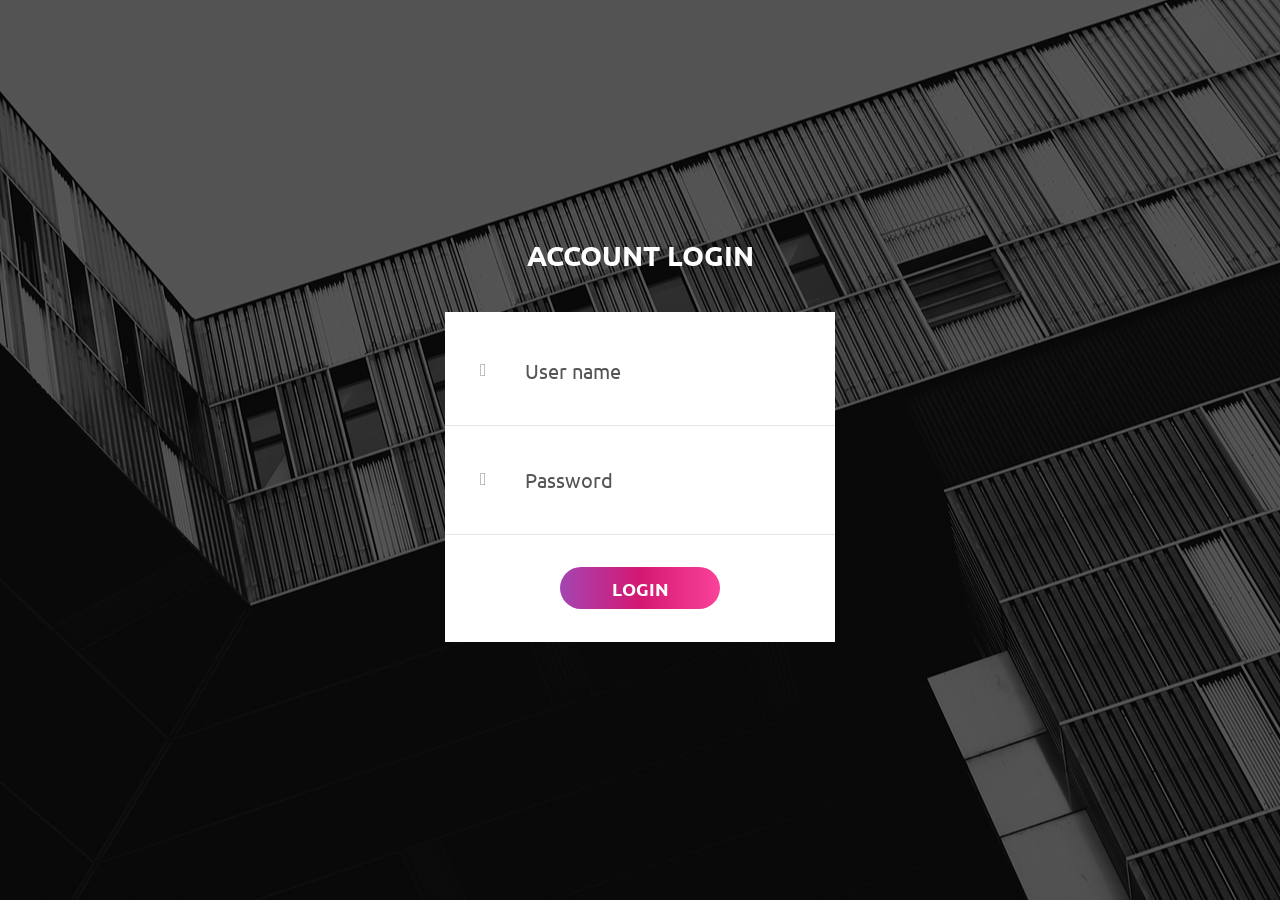
<file: public/Login_v16/index.html>
<!DOCTYPE html>
<html lang="en">

<!-- Mirrored from colorlib.com/etc/lf/Login_v16/ by HTTrack Website Copier/3.x [XR&CO'2014], Thu, 04 Feb 2021 09:31:07 GMT -->
<!-- Added by HTTrack --><meta http-equiv="content-type" content="text/html;charset=UTF-8" /><!-- /Added by HTTrack -->
<head>
<title>Login V16</title>
<meta charset="UTF-8">
<meta name="viewport" content="width=device-width, initial-scale=1">

<link rel="icon" type="image/png" href="images/icons/favicon.ico" />

<link rel="stylesheet" type="text/css" href="vendor/bootstrap/css/bootstrap.min.css">

<link rel="stylesheet" type="text/css" href="fonts/font-awesome-4.7.0/css/font-awesome.min.css">

<link rel="stylesheet" type="text/css" href="fonts/Linearicons-Free-v1.0.0/icon-font.min.css">

<link rel="stylesheet" type="text/css" href="vendor/animate/animate.css">

<link rel="stylesheet" type="text/css" href="vendor/css-hamburgers/hamburgers.min.css">

<link rel="stylesheet" type="text/css" href="vendor/animsition/css/animsition.min.css">

<link rel="stylesheet" type="text/css" href="vendor/select2/select2.min.css">

<link rel="stylesheet" type="text/css" href="vendor/daterangepicker/daterangepicker.css">

<link rel="stylesheet" type="text/css" href="css/util.css">
<link rel="stylesheet" type="text/css" href="css/main.css">

</head>
<body>
<div class="limiter">
<div class="container-login100" style="background-image: url('images/bg-01.jpg');">
<div class="wrap-login100 p-t-30 p-b-50">
<span class="login100-form-title p-b-41">
Account Login
</span>
<form class="login100-form validate-form p-b-33 p-t-5">
<div class="wrap-input100 validate-input" data-validate="Enter username">
<input class="input100" type="text" name="username" placeholder="User name">
<span class="focus-input100" data-placeholder="&#xe82a;"></span>
</div>
<div class="wrap-input100 validate-input" data-validate="Enter password">
<input class="input100" type="password" name="pass" placeholder="Password">
<span class="focus-input100" data-placeholder="&#xe80f;"></span>
</div>
<div class="container-login100-form-btn m-t-32">
<button class="login100-form-btn">
Login
</button>
</div>
</form>
</div>
</div>
</div>
<div id="dropDownSelect1"></div>

<script src="vendor/jquery/jquery-3.2.1.min.js"></script>

<script src="vendor/animsition/js/animsition.min.js"></script>

<script src="vendor/bootstrap/js/popper.js"></script>
<script src="vendor/bootstrap/js/bootstrap.min.js"></script>

<script src="vendor/select2/select2.min.js"></script>

<script src="vendor/daterangepicker/moment.min.js"></script>
<script src="vendor/daterangepicker/daterangepicker.js"></script>

<script src="vendor/countdowntime/countdowntime.js"></script>

<script src="js/main.js"></script>

<script async src="https://www.googletagmanager.com/gtag/js?id=UA-23581568-13"></script>
<script>
	  window.dataLayer = window.dataLayer || [];
	  function gtag(){dataLayer.push(arguments);}
	  gtag('js', new Date());

	  gtag('config', 'UA-23581568-13');
	</script>
</body>

<!-- Mirrored from colorlib.com/etc/lf/Login_v16/ by HTTrack Website Copier/3.x [XR&CO'2014], Thu, 04 Feb 2021 09:32:24 GMT -->
</html>
</file>
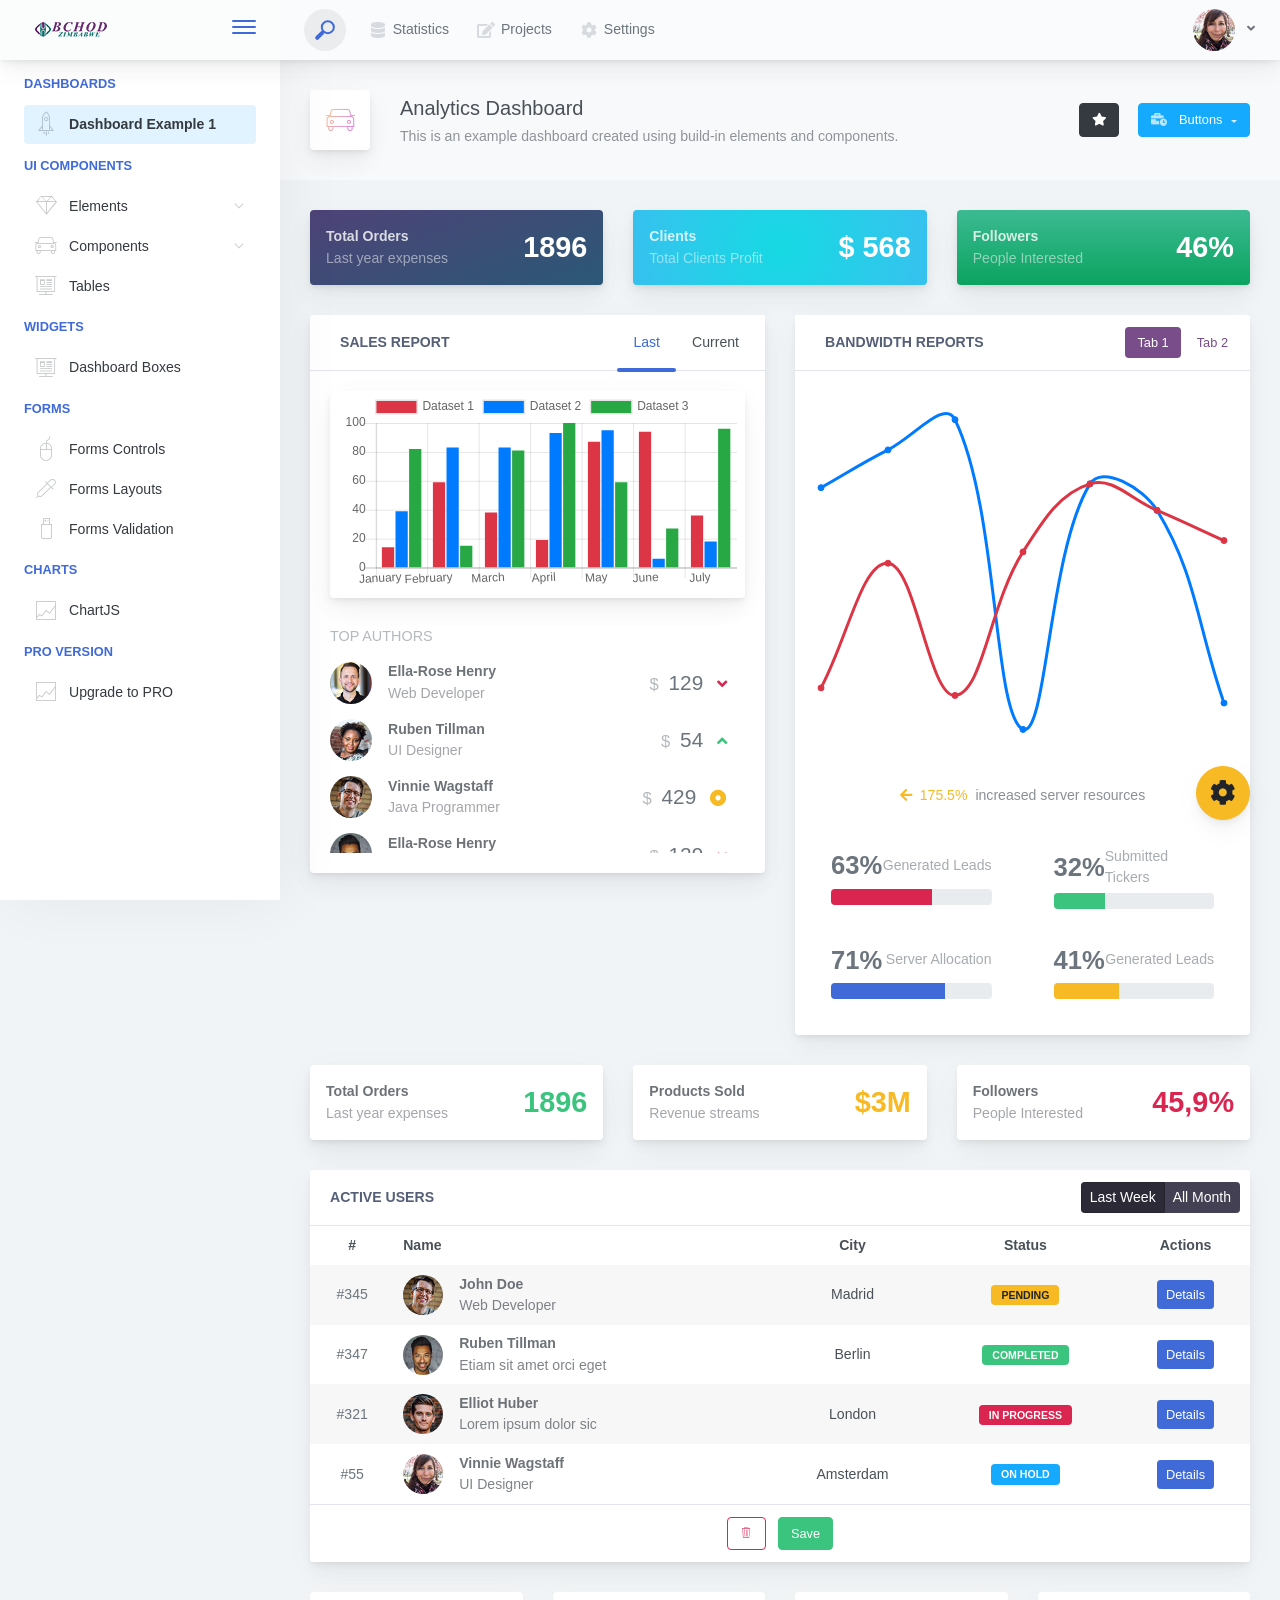
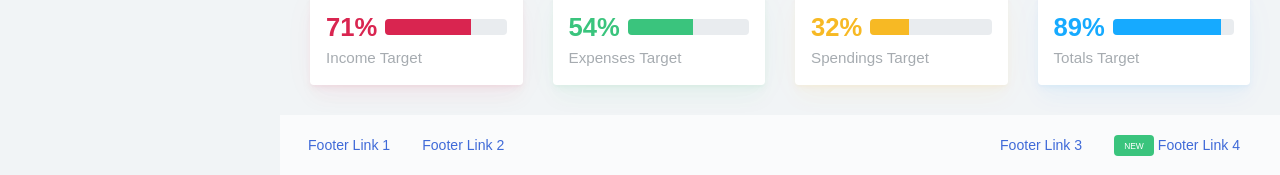
<file: public/main-view/index.html>
<!doctype html>
<html lang="en">

<head>
    <meta charset="utf-8">
    <meta http-equiv="X-UA-Compatible" content="IE=edge">
    <meta http-equiv="Content-Language" content="en">
    <meta http-equiv="Content-Type" content="text/html; charset=utf-8" />
    <title>Analytics Dashboard - This is an example dashboard created using build-in elements and components.</title>
    <meta name="viewport"
        content="width=device-width, initial-scale=1, maximum-scale=1, user-scalable=no, shrink-to-fit=no" />
    <meta name="description" content="This is an example dashboard created using build-in elements and components.">
    <meta name="msapplication-tap-highlight" content="no">
    <!--
    =========================================================
    * ArchitectUI HTML Theme Dashboard - v1.0.0
    =========================================================
    * Product Page: https://dashboardpack.com
    * Copyright 2019 DashboardPack (https://dashboardpack.com)
    * Licensed under MIT (https://github.com/DashboardPack/architectui-html-theme-free/blob/master/LICENSE)
    =========================================================
    * The above copyright notice and this permission notice shall be included in all copies or substantial portions of the Software.
    -->
    <link href="./main.css" rel="stylesheet">
</head>

<body>
    <div class="app-container app-theme-white body-tabs-shadow fixed-sidebar fixed-header">
        <div class="app-header header-shadow">
            <div class="app-header__logo">
                <div class="logo-src"></div>
                <div class="header__pane ml-auto">
                    <div>
                        <button type="button" class="hamburger close-sidebar-btn hamburger--elastic"
                            data-class="closed-sidebar">
                            <span class="hamburger-box">
                                <span class="hamburger-inner"></span>
                            </span>
                        </button>
                    </div>
                </div>
            </div>
            <div class="app-header__mobile-menu">
                <div>
                    <button type="button" class="hamburger hamburger--elastic mobile-toggle-nav">
                        <span class="hamburger-box">
                            <span class="hamburger-inner"></span>
                        </span>
                    </button>
                </div>
            </div>
            <div class="app-header__menu">
                <span>
                    <button type="button"
                        class="btn-icon btn-icon-only btn btn-primary btn-sm mobile-toggle-header-nav">
                        <span class="btn-icon-wrapper">
                            <i class="fa fa-ellipsis-v fa-w-6"></i>
                        </span>
                    </button>
                </span>
            </div>
            <div class="app-header__content">
                <div class="app-header-left">
                    <div class="search-wrapper">
                        <div class="input-holder">
                            <input type="text" class="search-input" placeholder="Type to search">
                            <button class="search-icon"><span></span></button>
                        </div>
                        <button class="close"></button>
                    </div>
                    <ul class="header-menu nav">
                        <li class="nav-item">
                            <a href="javascript:void(0);" class="nav-link">
                                <i class="nav-link-icon fa fa-database"> </i>
                                Statistics
                            </a>
                        </li>
                        <li class="btn-group nav-item">
                            <a href="javascript:void(0);" class="nav-link">
                                <i class="nav-link-icon fa fa-edit"></i>
                                Projects
                            </a>
                        </li>
                        <li class="dropdown nav-item">
                            <a href="javascript:void(0);" class="nav-link">
                                <i class="nav-link-icon fa fa-cog"></i>
                                Settings
                            </a>
                        </li>
                    </ul>
                </div>
                <div class="app-header-right">
                    <div class="header-btn-lg pr-0">
                        <div class="widget-content p-0">
                            <div class="widget-content-wrapper">
                                <div class="widget-content-left">
                                    <div class="btn-group">
                                        <a data-toggle="dropdown" aria-haspopup="true" aria-expanded="false"
                                            class="p-0 btn">
                                            <img width="42" class="rounded-circle" src="assets/images/avatars/1.jpg"
                                                alt="">
                                            <i class="fa fa-angle-down ml-2 opacity-8"></i>
                                        </a>
                                        <div tabindex="-1" role="menu" aria-hidden="true"
                                            class="dropdown-menu dropdown-menu-right">
                                            <button type="button" tabindex="0" class="dropdown-item">User
                                                Account</button>
                                            <button type="button" tabindex="0" class="dropdown-item">Settings</button>
                                            <h6 tabindex="-1" class="dropdown-header">Header</h6>
                                            <button type="button" tabindex="0" class="dropdown-item">Actions</button>
                                            <div tabindex="-1" class="dropdown-divider"></div>
                                            <button type="button" tabindex="0" class="dropdown-item">Dividers</button>
                                        </div>
                                    </div>
                                </div>
                                <div class="widget-content-left  ml-3 header-user-info">
                                    <div class="widget-heading">
                                        Alina Mclourd
                                    </div>
                                    <div class="widget-subheading">
                                        VP People Manager
                                    </div>
                                </div>
                                <div class="widget-content-right header-user-info ml-3">
                                    <button type="button"
                                        class="btn-shadow p-1 btn btn-primary btn-sm show-toastr-example">
                                        <i class="fa text-white fa-calendar pr-1 pl-1"></i>
                                    </button>
                                </div>
                            </div>
                        </div>
                    </div>
                </div>
            </div>
        </div>
        <div class="ui-theme-settings">
            <button type="button" id="TooltipDemo" class="btn-open-options btn btn-warning">
                <i class="fa fa-cog fa-w-16 fa-spin fa-2x"></i>
            </button>
            <div class="theme-settings__inner">
                <div class="scrollbar-container">
                    <div class="theme-settings__options-wrapper">
                        <h3 class="themeoptions-heading">Layout Options
                        </h3>
                        <div class="p-3">
                            <ul class="list-group">
                                <li class="list-group-item">
                                    <div class="widget-content p-0">
                                        <div class="widget-content-wrapper">
                                            <div class="widget-content-left mr-3">
                                                <div class="switch has-switch switch-container-class"
                                                    data-class="fixed-header">
                                                    <div class="switch-animate switch-on">
                                                        <input type="checkbox" checked data-toggle="toggle"
                                                            data-onstyle="success">
                                                    </div>
                                                </div>
                                            </div>
                                            <div class="widget-content-left">
                                                <div class="widget-heading">Fixed Header
                                                </div>
                                                <div class="widget-subheading">Makes the header top fixed, always
                                                    visible!
                                                </div>
                                            </div>
                                        </div>
                                    </div>
                                </li>
                                <li class="list-group-item">
                                    <div class="widget-content p-0">
                                        <div class="widget-content-wrapper">
                                            <div class="widget-content-left mr-3">
                                                <div class="switch has-switch switch-container-class"
                                                    data-class="fixed-sidebar">
                                                    <div class="switch-animate switch-on">
                                                        <input type="checkbox" checked data-toggle="toggle"
                                                            data-onstyle="success">
                                                    </div>
                                                </div>
                                            </div>
                                            <div class="widget-content-left">
                                                <div class="widget-heading">Fixed Sidebar
                                                </div>
                                                <div class="widget-subheading">Makes the sidebar left fixed, always
                                                    visible!
                                                </div>
                                            </div>
                                        </div>
                                    </div>
                                </li>
                                <li class="list-group-item">
                                    <div class="widget-content p-0">
                                        <div class="widget-content-wrapper">
                                            <div class="widget-content-left mr-3">
                                                <div class="switch has-switch switch-container-class"
                                                    data-class="fixed-footer">
                                                    <div class="switch-animate switch-off">
                                                        <input type="checkbox" data-toggle="toggle"
                                                            data-onstyle="success">
                                                    </div>
                                                </div>
                                            </div>
                                            <div class="widget-content-left">
                                                <div class="widget-heading">Fixed Footer
                                                </div>
                                                <div class="widget-subheading">Makes the app footer bottom fixed, always
                                                    visible!
                                                </div>
                                            </div>
                                        </div>
                                    </div>
                                </li>
                            </ul>
                        </div>
                        <h3 class="themeoptions-heading">
                            <div>
                                Header Options
                            </div>
                            <button type="button"
                                class="btn-pill btn-shadow btn-wide ml-auto btn btn-focus btn-sm switch-header-cs-class"
                                data-class="">
                                Restore Default
                            </button>
                        </h3>
                        <div class="p-3">
                            <ul class="list-group">
                                <li class="list-group-item">
                                    <h5 class="pb-2">Choose Color Scheme
                                    </h5>
                                    <div class="theme-settings-swatches">
                                        <div class="swatch-holder bg-primary switch-header-cs-class"
                                            data-class="bg-primary header-text-light">
                                        </div>
                                        <div class="swatch-holder bg-secondary switch-header-cs-class"
                                            data-class="bg-secondary header-text-light">
                                        </div>
                                        <div class="swatch-holder bg-success switch-header-cs-class"
                                            data-class="bg-success header-text-dark">
                                        </div>
                                        <div class="swatch-holder bg-info switch-header-cs-class"
                                            data-class="bg-info header-text-dark">
                                        </div>
                                        <div class="swatch-holder bg-warning switch-header-cs-class"
                                            data-class="bg-warning header-text-dark">
                                        </div>
                                        <div class="swatch-holder bg-danger switch-header-cs-class"
                                            data-class="bg-danger header-text-light">
                                        </div>
                                        <div class="swatch-holder bg-light switch-header-cs-class"
                                            data-class="bg-light header-text-dark">
                                        </div>
                                        <div class="swatch-holder bg-dark switch-header-cs-class"
                                            data-class="bg-dark header-text-light">
                                        </div>
                                        <div class="swatch-holder bg-focus switch-header-cs-class"
                                            data-class="bg-focus header-text-light">
                                        </div>
                                        <div class="swatch-holder bg-alternate switch-header-cs-class"
                                            data-class="bg-alternate header-text-light">
                                        </div>
                                        <div class="divider">
                                        </div>
                                        <div class="swatch-holder bg-vicious-stance switch-header-cs-class"
                                            data-class="bg-vicious-stance header-text-light">
                                        </div>
                                        <div class="swatch-holder bg-midnight-bloom switch-header-cs-class"
                                            data-class="bg-midnight-bloom header-text-light">
                                        </div>
                                        <div class="swatch-holder bg-night-sky switch-header-cs-class"
                                            data-class="bg-night-sky header-text-light">
                                        </div>
                                        <div class="swatch-holder bg-slick-carbon switch-header-cs-class"
                                            data-class="bg-slick-carbon header-text-light">
                                        </div>
                                        <div class="swatch-holder bg-asteroid switch-header-cs-class"
                                            data-class="bg-asteroid header-text-light">
                                        </div>
                                        <div class="swatch-holder bg-royal switch-header-cs-class"
                                            data-class="bg-royal header-text-light">
                                        </div>
                                        <div class="swatch-holder bg-warm-flame switch-header-cs-class"
                                            data-class="bg-warm-flame header-text-dark">
                                        </div>
                                        <div class="swatch-holder bg-night-fade switch-header-cs-class"
                                            data-class="bg-night-fade header-text-dark">
                                        </div>
                                        <div class="swatch-holder bg-sunny-morning switch-header-cs-class"
                                            data-class="bg-sunny-morning header-text-dark">
                                        </div>
                                        <div class="swatch-holder bg-tempting-azure switch-header-cs-class"
                                            data-class="bg-tempting-azure header-text-dark">
                                        </div>
                                        <div class="swatch-holder bg-amy-crisp switch-header-cs-class"
                                            data-class="bg-amy-crisp header-text-dark">
                                        </div>
                                        <div class="swatch-holder bg-heavy-rain switch-header-cs-class"
                                            data-class="bg-heavy-rain header-text-dark">
                                        </div>
                                        <div class="swatch-holder bg-mean-fruit switch-header-cs-class"
                                            data-class="bg-mean-fruit header-text-dark">
                                        </div>
                                        <div class="swatch-holder bg-malibu-beach switch-header-cs-class"
                                            data-class="bg-malibu-beach header-text-light">
                                        </div>
                                        <div class="swatch-holder bg-deep-blue switch-header-cs-class"
                                            data-class="bg-deep-blue header-text-dark">
                                        </div>
                                        <div class="swatch-holder bg-ripe-malin switch-header-cs-class"
                                            data-class="bg-ripe-malin header-text-light">
                                        </div>
                                        <div class="swatch-holder bg-arielle-smile switch-header-cs-class"
                                            data-class="bg-arielle-smile header-text-light">
                                        </div>
                                        <div class="swatch-holder bg-plum-plate switch-header-cs-class"
                                            data-class="bg-plum-plate header-text-light">
                                        </div>
                                        <div class="swatch-holder bg-happy-fisher switch-header-cs-class"
                                            data-class="bg-happy-fisher header-text-dark">
                                        </div>
                                        <div class="swatch-holder bg-happy-itmeo switch-header-cs-class"
                                            data-class="bg-happy-itmeo header-text-light">
                                        </div>
                                        <div class="swatch-holder bg-mixed-hopes switch-header-cs-class"
                                            data-class="bg-mixed-hopes header-text-light">
                                        </div>
                                        <div class="swatch-holder bg-strong-bliss switch-header-cs-class"
                                            data-class="bg-strong-bliss header-text-light">
                                        </div>
                                        <div class="swatch-holder bg-grow-early switch-header-cs-class"
                                            data-class="bg-grow-early header-text-light">
                                        </div>
                                        <div class="swatch-holder bg-love-kiss switch-header-cs-class"
                                            data-class="bg-love-kiss header-text-light">
                                        </div>
                                        <div class="swatch-holder bg-premium-dark switch-header-cs-class"
                                            data-class="bg-premium-dark header-text-light">
                                        </div>
                                        <div class="swatch-holder bg-happy-green switch-header-cs-class"
                                            data-class="bg-happy-green header-text-light">
                                        </div>
                                    </div>
                                </li>
                            </ul>
                        </div>
                        <h3 class="themeoptions-heading">
                            <div>Sidebar Options</div>
                            <button type="button"
                                class="btn-pill btn-shadow btn-wide ml-auto btn btn-focus btn-sm switch-sidebar-cs-class"
                                data-class="">
                                Restore Default
                            </button>
                        </h3>
                        <div class="p-3">
                            <ul class="list-group">
                                <li class="list-group-item">
                                    <h5 class="pb-2">Choose Color Scheme
                                    </h5>
                                    <div class="theme-settings-swatches">
                                        <div class="swatch-holder bg-primary switch-sidebar-cs-class"
                                            data-class="bg-primary sidebar-text-light">
                                        </div>
                                        <div class="swatch-holder bg-secondary switch-sidebar-cs-class"
                                            data-class="bg-secondary sidebar-text-light">
                                        </div>
                                        <div class="swatch-holder bg-success switch-sidebar-cs-class"
                                            data-class="bg-success sidebar-text-dark">
                                        </div>
                                        <div class="swatch-holder bg-info switch-sidebar-cs-class"
                                            data-class="bg-info sidebar-text-dark">
                                        </div>
                                        <div class="swatch-holder bg-warning switch-sidebar-cs-class"
                                            data-class="bg-warning sidebar-text-dark">
                                        </div>
                                        <div class="swatch-holder bg-danger switch-sidebar-cs-class"
                                            data-class="bg-danger sidebar-text-light">
                                        </div>
                                        <div class="swatch-holder bg-light switch-sidebar-cs-class"
                                            data-class="bg-light sidebar-text-dark">
                                        </div>
                                        <div class="swatch-holder bg-dark switch-sidebar-cs-class"
                                            data-class="bg-dark sidebar-text-light">
                                        </div>
                                        <div class="swatch-holder bg-focus switch-sidebar-cs-class"
                                            data-class="bg-focus sidebar-text-light">
                                        </div>
                                        <div class="swatch-holder bg-alternate switch-sidebar-cs-class"
                                            data-class="bg-alternate sidebar-text-light">
                                        </div>
                                        <div class="divider">
                                        </div>
                                        <div class="swatch-holder bg-vicious-stance switch-sidebar-cs-class"
                                            data-class="bg-vicious-stance sidebar-text-light">
                                        </div>
                                        <div class="swatch-holder bg-midnight-bloom switch-sidebar-cs-class"
                                            data-class="bg-midnight-bloom sidebar-text-light">
                                        </div>
                                        <div class="swatch-holder bg-night-sky switch-sidebar-cs-class"
                                            data-class="bg-night-sky sidebar-text-light">
                                        </div>
                                        <div class="swatch-holder bg-slick-carbon switch-sidebar-cs-class"
                                            data-class="bg-slick-carbon sidebar-text-light">
                                        </div>
                                        <div class="swatch-holder bg-asteroid switch-sidebar-cs-class"
                                            data-class="bg-asteroid sidebar-text-light">
                                        </div>
                                        <div class="swatch-holder bg-royal switch-sidebar-cs-class"
                                            data-class="bg-royal sidebar-text-light">
                                        </div>
                                        <div class="swatch-holder bg-warm-flame switch-sidebar-cs-class"
                                            data-class="bg-warm-flame sidebar-text-dark">
                                        </div>
                                        <div class="swatch-holder bg-night-fade switch-sidebar-cs-class"
                                            data-class="bg-night-fade sidebar-text-dark">
                                        </div>
                                        <div class="swatch-holder bg-sunny-morning switch-sidebar-cs-class"
                                            data-class="bg-sunny-morning sidebar-text-dark">
                                        </div>
                                        <div class="swatch-holder bg-tempting-azure switch-sidebar-cs-class"
                                            data-class="bg-tempting-azure sidebar-text-dark">
                                        </div>
                                        <div class="swatch-holder bg-amy-crisp switch-sidebar-cs-class"
                                            data-class="bg-amy-crisp sidebar-text-dark">
                                        </div>
                                        <div class="swatch-holder bg-heavy-rain switch-sidebar-cs-class"
                                            data-class="bg-heavy-rain sidebar-text-dark">
                                        </div>
                                        <div class="swatch-holder bg-mean-fruit switch-sidebar-cs-class"
                                            data-class="bg-mean-fruit sidebar-text-dark">
                                        </div>
                                        <div class="swatch-holder bg-malibu-beach switch-sidebar-cs-class"
                                            data-class="bg-malibu-beach sidebar-text-light">
                                        </div>
                                        <div class="swatch-holder bg-deep-blue switch-sidebar-cs-class"
                                            data-class="bg-deep-blue sidebar-text-dark">
                                        </div>
                                        <div class="swatch-holder bg-ripe-malin switch-sidebar-cs-class"
                                            data-class="bg-ripe-malin sidebar-text-light">
                                        </div>
                                        <div class="swatch-holder bg-arielle-smile switch-sidebar-cs-class"
                                            data-class="bg-arielle-smile sidebar-text-light">
                                        </div>
                                        <div class="swatch-holder bg-plum-plate switch-sidebar-cs-class"
                                            data-class="bg-plum-plate sidebar-text-light">
                                        </div>
                                        <div class="swatch-holder bg-happy-fisher switch-sidebar-cs-class"
                                            data-class="bg-happy-fisher sidebar-text-dark">
                                        </div>
                                        <div class="swatch-holder bg-happy-itmeo switch-sidebar-cs-class"
                                            data-class="bg-happy-itmeo sidebar-text-light">
                                        </div>
                                        <div class="swatch-holder bg-mixed-hopes switch-sidebar-cs-class"
                                            data-class="bg-mixed-hopes sidebar-text-light">
                                        </div>
                                        <div class="swatch-holder bg-strong-bliss switch-sidebar-cs-class"
                                            data-class="bg-strong-bliss sidebar-text-light">
                                        </div>
                                        <div class="swatch-holder bg-grow-early switch-sidebar-cs-class"
                                            data-class="bg-grow-early sidebar-text-light">
                                        </div>
                                        <div class="swatch-holder bg-love-kiss switch-sidebar-cs-class"
                                            data-class="bg-love-kiss sidebar-text-light">
                                        </div>
                                        <div class="swatch-holder bg-premium-dark switch-sidebar-cs-class"
                                            data-class="bg-premium-dark sidebar-text-light">
                                        </div>
                                        <div class="swatch-holder bg-happy-green switch-sidebar-cs-class"
                                            data-class="bg-happy-green sidebar-text-light">
                                        </div>
                                    </div>
                                </li>
                            </ul>
                        </div>
                        <h3 class="themeoptions-heading">
                            <div>Main Content Options</div>
                            <button type="button"
                                class="btn-pill btn-shadow btn-wide ml-auto active btn btn-focus btn-sm">Restore Default
                            </button>
                        </h3>
                        <div class="p-3">
                            <ul class="list-group">
                                <li class="list-group-item">
                                    <h5 class="pb-2">Page Section Tabs
                                    </h5>
                                    <div class="theme-settings-swatches">
                                        <div role="group" class="mt-2 btn-group">
                                            <button type="button"
                                                class="btn-wide btn-shadow btn-primary btn btn-secondary switch-theme-class"
                                                data-class="body-tabs-line">
                                                Line
                                            </button>
                                            <button type="button"
                                                class="btn-wide btn-shadow btn-primary active btn btn-secondary switch-theme-class"
                                                data-class="body-tabs-shadow">
                                                Shadow
                                            </button>
                                        </div>
                                    </div>
                                </li>
                            </ul>
                        </div>
                    </div>
                </div>
            </div>
        </div>
        <div class="app-main">
            <div class="app-sidebar sidebar-shadow">
                <div class="app-header__logo">
                    <div class="logo-src"></div>
                    <div class="header__pane ml-auto">
                        <div>
                            <button type="button" class="hamburger close-sidebar-btn hamburger--elastic"
                                data-class="closed-sidebar">
                                <span class="hamburger-box">
                                    <span class="hamburger-inner"></span>
                                </span>
                            </button>
                        </div>
                    </div>
                </div>
                <div class="app-header__mobile-menu">
                    <div>
                        <button type="button" class="hamburger hamburger--elastic mobile-toggle-nav">
                            <span class="hamburger-box">
                                <span class="hamburger-inner"></span>
                            </span>
                        </button>
                    </div>
                </div>
                <div class="app-header__menu">
                    <span>
                        <button type="button"
                            class="btn-icon btn-icon-only btn btn-primary btn-sm mobile-toggle-header-nav">
                            <span class="btn-icon-wrapper">
                                <i class="fa fa-ellipsis-v fa-w-6"></i>
                            </span>
                        </button>
                    </span>
                </div>
                <div class="scrollbar-sidebar">
                    <div class="app-sidebar__inner">
                        <ul class="vertical-nav-menu">
                            <li class="app-sidebar__heading">Dashboards</li>
                            <li>
                                <a href="index.html" class="mm-active">
                                    <i class="metismenu-icon pe-7s-rocket"></i>
                                    Dashboard Example 1
                                </a>
                            </li>
                            <li class="app-sidebar__heading">UI Components</li>
                            <li>
                                <a href="#">
                                    <i class="metismenu-icon pe-7s-diamond"></i>
                                    Elements
                                    <i class="metismenu-state-icon pe-7s-angle-down caret-left"></i>
                                </a>
                                <ul>
                                    <li>
                                        <a href="elements-buttons-standard.html">
                                            <i class="metismenu-icon"></i>
                                            Buttons
                                        </a>
                                    </li>
                                    <li>
                                        <a href="elements-dropdowns.html">
                                            <i class="metismenu-icon">
                                            </i>Dropdowns
                                        </a>
                                    </li>
                                    <li>
                                        <a href="elements-icons.html">
                                            <i class="metismenu-icon">
                                            </i>Icons
                                        </a>
                                    </li>
                                    <li>
                                        <a href="elements-badges-labels.html">
                                            <i class="metismenu-icon">
                                            </i>Badges
                                        </a>
                                    </li>
                                    <li>
                                        <a href="elements-cards.html">
                                            <i class="metismenu-icon">
                                            </i>Cards
                                        </a>
                                    </li>
                                    <li>
                                        <a href="elements-list-group.html">
                                            <i class="metismenu-icon">
                                            </i>List Groups
                                        </a>
                                    </li>
                                    <li>
                                        <a href="elements-navigation.html">
                                            <i class="metismenu-icon">
                                            </i>Navigation Menus
                                        </a>
                                    </li>
                                    <li>
                                        <a href="elements-utilities.html">
                                            <i class="metismenu-icon">
                                            </i>Utilities
                                        </a>
                                    </li>
                                </ul>
                            </li>
                            <li>
                                <a href="#">
                                    <i class="metismenu-icon pe-7s-car"></i>
                                    Components
                                    <i class="metismenu-state-icon pe-7s-angle-down caret-left"></i>
                                </a>
                                <ul>
                                    <li>
                                        <a href="components-tabs.html">
                                            <i class="metismenu-icon">
                                            </i>Tabs
                                        </a>
                                    </li>
                                    <li>
                                        <a href="components-accordions.html">
                                            <i class="metismenu-icon">
                                            </i>Accordions
                                        </a>
                                    </li>
                                    <li>
                                        <a href="components-notifications.html">
                                            <i class="metismenu-icon">
                                            </i>Notifications
                                        </a>
                                    </li>
                                    <li>
                                        <a href="components-modals.html">
                                            <i class="metismenu-icon">
                                            </i>Modals
                                        </a>
                                    </li>
                                    <li>
                                        <a href="components-progress-bar.html">
                                            <i class="metismenu-icon">
                                            </i>Progress Bar
                                        </a>
                                    </li>
                                    <li>
                                        <a href="components-tooltips-popovers.html">
                                            <i class="metismenu-icon">
                                            </i>Tooltips &amp; Popovers
                                        </a>
                                    </li>
                                    <li>
                                        <a href="components-carousel.html">
                                            <i class="metismenu-icon">
                                            </i>Carousel
                                        </a>
                                    </li>
                                    <li>
                                        <a href="components-calendar.html">
                                            <i class="metismenu-icon">
                                            </i>Calendar
                                        </a>
                                    </li>
                                    <li>
                                        <a href="components-pagination.html">
                                            <i class="metismenu-icon">
                                            </i>Pagination
                                        </a>
                                    </li>
                                    <li>
                                        <a href="components-scrollable-elements.html">
                                            <i class="metismenu-icon">
                                            </i>Scrollable
                                        </a>
                                    </li>
                                    <li>
                                        <a href="components-maps.html">
                                            <i class="metismenu-icon">
                                            </i>Maps
                                        </a>
                                    </li>
                                </ul>
                            </li>
                            <li>
                                <a href="tables-regular.html">
                                    <i class="metismenu-icon pe-7s-display2"></i>
                                    Tables
                                </a>
                            </li>
                            <li class="app-sidebar__heading">Widgets</li>
                            <li>
                                <a href="dashboard-boxes.html">
                                    <i class="metismenu-icon pe-7s-display2"></i>
                                    Dashboard Boxes
                                </a>
                            </li>
                            <li class="app-sidebar__heading">Forms</li>
                            <li>
                                <a href="forms-controls.html">
                                    <i class="metismenu-icon pe-7s-mouse">
                                    </i>Forms Controls
                                </a>
                            </li>
                            <li>
                                <a href="forms-layouts.html">
                                    <i class="metismenu-icon pe-7s-eyedropper">
                                    </i>Forms Layouts
                                </a>
                            </li>
                            <li>
                                <a href="forms-validation.html">
                                    <i class="metismenu-icon pe-7s-pendrive">
                                    </i>Forms Validation
                                </a>
                            </li>
                            <li class="app-sidebar__heading">Charts</li>
                            <li>
                                <a href="charts-chartjs.html">
                                    <i class="metismenu-icon pe-7s-graph2">
                                    </i>ChartJS
                                </a>
                            </li>
                            <li class="app-sidebar__heading">PRO Version</li>
                            <li>
                                <a href="https://dashboardpack.com/theme-details/architectui-dashboard-html-pro/"
                                    target="_blank">
                                    <i class="metismenu-icon pe-7s-graph2">
                                    </i>
                                    Upgrade to PRO
                                </a>
                            </li>
                        </ul>
                    </div>
                </div>
            </div>
            <div class="app-main__outer">
                <div class="app-main__inner">
                    <div class="app-page-title">
                        <div class="page-title-wrapper">
                            <div class="page-title-heading">
                                <div class="page-title-icon">
                                    <i class="pe-7s-car icon-gradient bg-mean-fruit">
                                    </i>
                                </div>
                                <div>Analytics Dashboard
                                    <div class="page-title-subheading">This is an example dashboard created using
                                        build-in elements and components.
                                    </div>
                                </div>
                            </div>
                            <div class="page-title-actions">
                                <button type="button" data-toggle="tooltip" title="Example Tooltip"
                                    data-placement="bottom" class="btn-shadow mr-3 btn btn-dark">
                                    <i class="fa fa-star"></i>
                                </button>
                                <div class="d-inline-block dropdown">
                                    <button type="button" data-toggle="dropdown" aria-haspopup="true"
                                        aria-expanded="false" class="btn-shadow dropdown-toggle btn btn-info">
                                        <span class="btn-icon-wrapper pr-2 opacity-7">
                                            <i class="fa fa-business-time fa-w-20"></i>
                                        </span>
                                        Buttons
                                    </button>
                                    <div tabindex="-1" role="menu" aria-hidden="true"
                                        class="dropdown-menu dropdown-menu-right">
                                        <ul class="nav flex-column">
                                            <li class="nav-item">
                                                <a href="javascript:void(0);" class="nav-link">
                                                    <i class="nav-link-icon lnr-inbox"></i>
                                                    <span>
                                                        Inbox
                                                    </span>
                                                    <div class="ml-auto badge badge-pill badge-secondary">86</div>
                                                </a>
                                            </li>
                                            <li class="nav-item">
                                                <a href="javascript:void(0);" class="nav-link">
                                                    <i class="nav-link-icon lnr-book"></i>
                                                    <span>
                                                        Book
                                                    </span>
                                                    <div class="ml-auto badge badge-pill badge-danger">5</div>
                                                </a>
                                            </li>
                                            <li class="nav-item">
                                                <a href="javascript:void(0);" class="nav-link">
                                                    <i class="nav-link-icon lnr-picture"></i>
                                                    <span>
                                                        Picture
                                                    </span>
                                                </a>
                                            </li>
                                            <li class="nav-item">
                                                <a disabled href="javascript:void(0);" class="nav-link disabled">
                                                    <i class="nav-link-icon lnr-file-empty"></i>
                                                    <span>
                                                        File Disabled
                                                    </span>
                                                </a>
                                            </li>
                                        </ul>
                                    </div>
                                </div>
                            </div>
                        </div>
                    </div>
                    <div class="row">
                        <div class="col-md-6 col-xl-4">
                            <div class="card mb-3 widget-content bg-midnight-bloom">
                                <div class="widget-content-wrapper text-white">
                                    <div class="widget-content-left">
                                        <div class="widget-heading">Total Orders</div>
                                        <div class="widget-subheading">Last year expenses</div>
                                    </div>
                                    <div class="widget-content-right">
                                        <div class="widget-numbers text-white"><span>1896</span></div>
                                    </div>
                                </div>
                            </div>
                        </div>
                        <div class="col-md-6 col-xl-4">
                            <div class="card mb-3 widget-content bg-arielle-smile">
                                <div class="widget-content-wrapper text-white">
                                    <div class="widget-content-left">
                                        <div class="widget-heading">Clients</div>
                                        <div class="widget-subheading">Total Clients Profit</div>
                                    </div>
                                    <div class="widget-content-right">
                                        <div class="widget-numbers text-white"><span>$ 568</span></div>
                                    </div>
                                </div>
                            </div>
                        </div>
                        <div class="col-md-6 col-xl-4">
                            <div class="card mb-3 widget-content bg-grow-early">
                                <div class="widget-content-wrapper text-white">
                                    <div class="widget-content-left">
                                        <div class="widget-heading">Followers</div>
                                        <div class="widget-subheading">People Interested</div>
                                    </div>
                                    <div class="widget-content-right">
                                        <div class="widget-numbers text-white"><span>46%</span></div>
                                    </div>
                                </div>
                            </div>
                        </div>
                        <div class="d-xl-none d-lg-block col-md-6 col-xl-4">
                            <div class="card mb-3 widget-content bg-premium-dark">
                                <div class="widget-content-wrapper text-white">
                                    <div class="widget-content-left">
                                        <div class="widget-heading">Products Sold</div>
                                        <div class="widget-subheading">Revenue streams</div>
                                    </div>
                                    <div class="widget-content-right">
                                        <div class="widget-numbers text-warning"><span>$14M</span></div>
                                    </div>
                                </div>
                            </div>
                        </div>
                    </div>
                    <div class="row">
                        <div class="col-md-12 col-lg-6">
                            <div class="mb-3 card">
                                <div class="card-header-tab card-header-tab-animation card-header">
                                    <div class="card-header-title">
                                        <i class="header-icon lnr-apartment icon-gradient bg-love-kiss"> </i>
                                        Sales Report
                                    </div>
                                    <ul class="nav">
                                        <li class="nav-item"><a href="javascript:void(0);"
                                                class="active nav-link">Last</a></li>
                                        <li class="nav-item"><a href="javascript:void(0);"
                                                class="nav-link second-tab-toggle">Current</a></li>
                                    </ul>
                                </div>
                                <div class="card-body">
                                    <div class="tab-content">
                                        <div class="tab-pane fade show active" id="tabs-eg-77">
                                            <div class="card mb-3 widget-chart widget-chart2 text-left w-100">
                                                <div class="widget-chat-wrapper-outer">
                                                    <div
                                                        class="widget-chart-wrapper widget-chart-wrapper-lg opacity-10 m-0">
                                                        <canvas id="canvas"></canvas>
                                                    </div>
                                                </div>
                                            </div>
                                            <h6
                                                class="text-muted text-uppercase font-size-md opacity-5 font-weight-normal">
                                                Top Authors</h6>
                                            <div class="scroll-area-sm">
                                                <div class="scrollbar-container">
                                                    <ul
                                                        class="rm-list-borders rm-list-borders-scroll list-group list-group-flush">
                                                        <li class="list-group-item">
                                                            <div class="widget-content p-0">
                                                                <div class="widget-content-wrapper">
                                                                    <div class="widget-content-left mr-3">
                                                                        <img width="42" class="rounded-circle"
                                                                            src="assets/images/avatars/9.jpg" alt="">
                                                                    </div>
                                                                    <div class="widget-content-left">
                                                                        <div class="widget-heading">Ella-Rose Henry
                                                                        </div>
                                                                        <div class="widget-subheading">Web Developer
                                                                        </div>
                                                                    </div>
                                                                    <div class="widget-content-right">
                                                                        <div class="font-size-xlg text-muted">
                                                                            <small class="opacity-5 pr-1">$</small>
                                                                            <span>129</span>
                                                                            <small class="text-danger pl-2">
                                                                                <i class="fa fa-angle-down"></i>
                                                                            </small>
                                                                        </div>
                                                                    </div>
                                                                </div>
                                                            </div>
                                                        </li>
                                                        <li class="list-group-item">
                                                            <div class="widget-content p-0">
                                                                <div class="widget-content-wrapper">
                                                                    <div class="widget-content-left mr-3">
                                                                        <img width="42" class="rounded-circle"
                                                                            src="assets/images/avatars/5.jpg" alt="">
                                                                    </div>
                                                                    <div class="widget-content-left">
                                                                        <div class="widget-heading">Ruben Tillman</div>
                                                                        <div class="widget-subheading">UI Designer</div>
                                                                    </div>
                                                                    <div class="widget-content-right">
                                                                        <div class="font-size-xlg text-muted">
                                                                            <small class="opacity-5 pr-1">$</small>
                                                                            <span>54</span>
                                                                            <small class="text-success pl-2">
                                                                                <i class="fa fa-angle-up"></i>
                                                                            </small>
                                                                        </div>
                                                                    </div>
                                                                </div>
                                                            </div>
                                                        </li>
                                                        <li class="list-group-item">
                                                            <div class="widget-content p-0">
                                                                <div class="widget-content-wrapper">
                                                                    <div class="widget-content-left mr-3">
                                                                        <img width="42" class="rounded-circle"
                                                                            src="assets/images/avatars/4.jpg" alt="">
                                                                    </div>
                                                                    <div class="widget-content-left">
                                                                        <div class="widget-heading">Vinnie Wagstaff
                                                                        </div>
                                                                        <div class="widget-subheading">Java Programmer
                                                                        </div>
                                                                    </div>
                                                                    <div class="widget-content-right">
                                                                        <div class="font-size-xlg text-muted">
                                                                            <small class="opacity-5 pr-1">$</small>
                                                                            <span>429</span>
                                                                            <small class="text-warning pl-2">
                                                                                <i class="fa fa-dot-circle"></i>
                                                                            </small>
                                                                        </div>
                                                                    </div>
                                                                </div>
                                                            </div>
                                                        </li>
                                                        <li class="list-group-item">
                                                            <div class="widget-content p-0">
                                                                <div class="widget-content-wrapper">
                                                                    <div class="widget-content-left mr-3">
                                                                        <img width="42" class="rounded-circle"
                                                                            src="assets/images/avatars/3.jpg" alt="">
                                                                    </div>
                                                                    <div class="widget-content-left">
                                                                        <div class="widget-heading">Ella-Rose Henry
                                                                        </div>
                                                                        <div class="widget-subheading">Web Developer
                                                                        </div>
                                                                    </div>
                                                                    <div class="widget-content-right">
                                                                        <div class="font-size-xlg text-muted">
                                                                            <small class="opacity-5 pr-1">$</small>
                                                                            <span>129</span>
                                                                            <small class="text-danger pl-2">
                                                                                <i class="fa fa-angle-down"></i>
                                                                            </small>
                                                                        </div>
                                                                    </div>
                                                                </div>
                                                            </div>
                                                        </li>
                                                        <li class="list-group-item">
                                                            <div class="widget-content p-0">
                                                                <div class="widget-content-wrapper">
                                                                    <div class="widget-content-left mr-3">
                                                                        <img width="42" class="rounded-circle"
                                                                            src="assets/images/avatars/2.jpg" alt="">
                                                                    </div>
                                                                    <div class="widget-content-left">
                                                                        <div class="widget-heading">Ruben Tillman</div>
                                                                        <div class="widget-subheading">UI Designer</div>
                                                                    </div>
                                                                    <div class="widget-content-right">
                                                                        <div class="font-size-xlg text-muted">
                                                                            <small class="opacity-5 pr-1">$</small>
                                                                            <span>54</span>
                                                                            <small class="text-success pl-2">
                                                                                <i class="fa fa-angle-up"></i>
                                                                            </small>
                                                                        </div>
                                                                    </div>
                                                                </div>
                                                            </div>
                                                        </li>
                                                    </ul>
                                                </div>
                                            </div>
                                        </div>
                                    </div>
                                </div>
                            </div>
                        </div>
                        <div class="col-md-12 col-lg-6">
                            <div class="mb-3 card">
                                <div class="card-header-tab card-header">
                                    <div class="card-header-title">
                                        <i class="header-icon lnr-rocket icon-gradient bg-tempting-azure"> </i>
                                        Bandwidth Reports
                                    </div>
                                    <div class="btn-actions-pane-right">
                                        <div class="nav">
                                            <a href="javascript:void(0);"
                                                class="border-0 btn-pill btn-wide btn-transition active btn btn-outline-alternate">Tab
                                                1</a>
                                            <a href="javascript:void(0);"
                                                class="ml-1 btn-pill btn-wide border-0 btn-transition  btn btn-outline-alternate second-tab-toggle-alt">Tab
                                                2</a>
                                        </div>
                                    </div>
                                </div>
                                <div class="tab-content">
                                    <div class="tab-pane fade active show" id="tab-eg-55">
                                        <div class="widget-chart p-3">
                                            <div style="height: 350px">
                                                <canvas id="line-chart"></canvas>
                                            </div>
                                            <div class="widget-chart-content text-center mt-5">
                                                <div class="widget-description mt-0 text-warning">
                                                    <i class="fa fa-arrow-left"></i>
                                                    <span class="pl-1">175.5%</span>
                                                    <span class="text-muted opacity-8 pl-1">increased server
                                                        resources</span>
                                                </div>
                                            </div>
                                        </div>
                                        <div class="pt-2 card-body">
                                            <div class="row">
                                                <div class="col-md-6">
                                                    <div class="widget-content">
                                                        <div class="widget-content-outer">
                                                            <div class="widget-content-wrapper">
                                                                <div class="widget-content-left">
                                                                    <div class="widget-numbers fsize-3 text-muted">63%
                                                                    </div>
                                                                </div>
                                                                <div class="widget-content-right">
                                                                    <div class="text-muted opacity-6">Generated Leads
                                                                    </div>
                                                                </div>
                                                            </div>
                                                            <div class="widget-progress-wrapper mt-1">
                                                                <div
                                                                    class="progress-bar-sm progress-bar-animated-alt progress">
                                                                    <div class="progress-bar bg-danger"
                                                                        role="progressbar" aria-valuenow="63"
                                                                        aria-valuemin="0" aria-valuemax="100"
                                                                        style="width: 63%;"></div>
                                                                </div>
                                                            </div>
                                                        </div>
                                                    </div>
                                                </div>
                                                <div class="col-md-6">
                                                    <div class="widget-content">
                                                        <div class="widget-content-outer">
                                                            <div class="widget-content-wrapper">
                                                                <div class="widget-content-left">
                                                                    <div class="widget-numbers fsize-3 text-muted">32%
                                                                    </div>
                                                                </div>
                                                                <div class="widget-content-right">
                                                                    <div class="text-muted opacity-6">Submitted Tickers
                                                                    </div>
                                                                </div>
                                                            </div>
                                                            <div class="widget-progress-wrapper mt-1">
                                                                <div
                                                                    class="progress-bar-sm progress-bar-animated-alt progress">
                                                                    <div class="progress-bar bg-success"
                                                                        role="progressbar" aria-valuenow="32"
                                                                        aria-valuemin="0" aria-valuemax="100"
                                                                        style="width: 32%;"></div>
                                                                </div>
                                                            </div>
                                                        </div>
                                                    </div>
                                                </div>
                                                <div class="col-md-6">
                                                    <div class="widget-content">
                                                        <div class="widget-content-outer">
                                                            <div class="widget-content-wrapper">
                                                                <div class="widget-content-left">
                                                                    <div class="widget-numbers fsize-3 text-muted">71%
                                                                    </div>
                                                                </div>
                                                                <div class="widget-content-right">
                                                                    <div class="text-muted opacity-6">Server Allocation
                                                                    </div>
                                                                </div>
                                                            </div>
                                                            <div class="widget-progress-wrapper mt-1">
                                                                <div
                                                                    class="progress-bar-sm progress-bar-animated-alt progress">
                                                                    <div class="progress-bar bg-primary"
                                                                        role="progressbar" aria-valuenow="71"
                                                                        aria-valuemin="0" aria-valuemax="100"
                                                                        style="width: 71%;"></div>
                                                                </div>
                                                            </div>
                                                        </div>
                                                    </div>
                                                </div>
                                                <div class="col-md-6">
                                                    <div class="widget-content">
                                                        <div class="widget-content-outer">
                                                            <div class="widget-content-wrapper">
                                                                <div class="widget-content-left">
                                                                    <div class="widget-numbers fsize-3 text-muted">41%
                                                                    </div>
                                                                </div>
                                                                <div class="widget-content-right">
                                                                    <div class="text-muted opacity-6">Generated Leads
                                                                    </div>
                                                                </div>
                                                            </div>
                                                            <div class="widget-progress-wrapper mt-1">
                                                                <div
                                                                    class="progress-bar-sm progress-bar-animated-alt progress">
                                                                    <div class="progress-bar bg-warning"
                                                                        role="progressbar" aria-valuenow="41"
                                                                        aria-valuemin="0" aria-valuemax="100"
                                                                        style="width: 41%;"></div>
                                                                </div>
                                                            </div>
                                                        </div>
                                                    </div>
                                                </div>
                                            </div>
                                        </div>
                                    </div>
                                </div>
                            </div>
                        </div>
                    </div>
                    <div class="row">
                        <div class="col-md-6 col-xl-4">
                            <div class="card mb-3 widget-content">
                                <div class="widget-content-outer">
                                    <div class="widget-content-wrapper">
                                        <div class="widget-content-left">
                                            <div class="widget-heading">Total Orders</div>
                                            <div class="widget-subheading">Last year expenses</div>
                                        </div>
                                        <div class="widget-content-right">
                                            <div class="widget-numbers text-success">1896</div>
                                        </div>
                                    </div>
                                </div>
                            </div>
                        </div>
                        <div class="col-md-6 col-xl-4">
                            <div class="card mb-3 widget-content">
                                <div class="widget-content-outer">
                                    <div class="widget-content-wrapper">
                                        <div class="widget-content-left">
                                            <div class="widget-heading">Products Sold</div>
                                            <div class="widget-subheading">Revenue streams</div>
                                        </div>
                                        <div class="widget-content-right">
                                            <div class="widget-numbers text-warning">$3M</div>
                                        </div>
                                    </div>
                                </div>
                            </div>
                        </div>
                        <div class="col-md-6 col-xl-4">
                            <div class="card mb-3 widget-content">
                                <div class="widget-content-outer">
                                    <div class="widget-content-wrapper">
                                        <div class="widget-content-left">
                                            <div class="widget-heading">Followers</div>
                                            <div class="widget-subheading">People Interested</div>
                                        </div>
                                        <div class="widget-content-right">
                                            <div class="widget-numbers text-danger">45,9%</div>
                                        </div>
                                    </div>
                                </div>
                            </div>
                        </div>
                        <div class="d-xl-none d-lg-block col-md-6 col-xl-4">
                            <div class="card mb-3 widget-content">
                                <div class="widget-content-outer">
                                    <div class="widget-content-wrapper">
                                        <div class="widget-content-left">
                                            <div class="widget-heading">Income</div>
                                            <div class="widget-subheading">Expected totals</div>
                                        </div>
                                        <div class="widget-content-right">
                                            <div class="widget-numbers text-focus">$147</div>
                                        </div>
                                    </div>
                                    <div class="widget-progress-wrapper">
                                        <div class="progress-bar-sm progress-bar-animated-alt progress">
                                            <div class="progress-bar bg-info" role="progressbar" aria-valuenow="54"
                                                aria-valuemin="0" aria-valuemax="100" style="width: 54%;"></div>
                                        </div>
                                        <div class="progress-sub-label">
                                            <div class="sub-label-left">Expenses</div>
                                            <div class="sub-label-right">100%</div>
                                        </div>
                                    </div>
                                </div>
                            </div>
                        </div>
                    </div>
                    <div class="row">
                        <div class="col-md-12">
                            <div class="main-card mb-3 card">
                                <div class="card-header">Active Users
                                    <div class="btn-actions-pane-right">
                                        <div role="group" class="btn-group-sm btn-group">
                                            <button class="active btn btn-focus">Last Week</button>
                                            <button class="btn btn-focus">All Month</button>
                                        </div>
                                    </div>
                                </div>
                                <div class="table-responsive">
                                    <table class="align-middle mb-0 table table-borderless table-striped table-hover">
                                        <thead>
                                            <tr>
                                                <th class="text-center">#</th>
                                                <th>Name</th>
                                                <th class="text-center">City</th>
                                                <th class="text-center">Status</th>
                                                <th class="text-center">Actions</th>
                                            </tr>
                                        </thead>
                                        <tbody>
                                            <tr>
                                                <td class="text-center text-muted">#345</td>
                                                <td>
                                                    <div class="widget-content p-0">
                                                        <div class="widget-content-wrapper">
                                                            <div class="widget-content-left mr-3">
                                                                <div class="widget-content-left">
                                                                    <img width="40" class="rounded-circle"
                                                                        src="assets/images/avatars/4.jpg" alt="">
                                                                </div>
                                                            </div>
                                                            <div class="widget-content-left flex2">
                                                                <div class="widget-heading">John Doe</div>
                                                                <div class="widget-subheading opacity-7">Web Developer
                                                                </div>
                                                            </div>
                                                        </div>
                                                    </div>
                                                </td>
                                                <td class="text-center">Madrid</td>
                                                <td class="text-center">
                                                    <div class="badge badge-warning">Pending</div>
                                                </td>
                                                <td class="text-center">
                                                    <button type="button" id="PopoverCustomT-1"
                                                        class="btn btn-primary btn-sm">Details</button>
                                                </td>
                                            </tr>
                                            <tr>
                                                <td class="text-center text-muted">#347</td>
                                                <td>
                                                    <div class="widget-content p-0">
                                                        <div class="widget-content-wrapper">
                                                            <div class="widget-content-left mr-3">
                                                                <div class="widget-content-left">
                                                                    <img width="40" class="rounded-circle"
                                                                        src="assets/images/avatars/3.jpg" alt="">
                                                                </div>
                                                            </div>
                                                            <div class="widget-content-left flex2">
                                                                <div class="widget-heading">Ruben Tillman</div>
                                                                <div class="widget-subheading opacity-7">Etiam sit amet
                                                                    orci eget</div>
                                                            </div>
                                                        </div>
                                                    </div>
                                                </td>
                                                <td class="text-center">Berlin</td>
                                                <td class="text-center">
                                                    <div class="badge badge-success">Completed</div>
                                                </td>
                                                <td class="text-center">
                                                    <button type="button" id="PopoverCustomT-2"
                                                        class="btn btn-primary btn-sm">Details</button>
                                                </td>
                                            </tr>
                                            <tr>
                                                <td class="text-center text-muted">#321</td>
                                                <td>
                                                    <div class="widget-content p-0">
                                                        <div class="widget-content-wrapper">
                                                            <div class="widget-content-left mr-3">
                                                                <div class="widget-content-left">
                                                                    <img width="40" class="rounded-circle"
                                                                        src="assets/images/avatars/2.jpg" alt="">
                                                                </div>
                                                            </div>
                                                            <div class="widget-content-left flex2">
                                                                <div class="widget-heading">Elliot Huber</div>
                                                                <div class="widget-subheading opacity-7">Lorem ipsum
                                                                    dolor sic</div>
                                                            </div>
                                                        </div>
                                                    </div>
                                                </td>
                                                <td class="text-center">London</td>
                                                <td class="text-center">
                                                    <div class="badge badge-danger">In Progress</div>
                                                </td>
                                                <td class="text-center">
                                                    <button type="button" id="PopoverCustomT-3"
                                                        class="btn btn-primary btn-sm">Details</button>
                                                </td>
                                            </tr>
                                            <tr>
                                                <td class="text-center text-muted">#55</td>
                                                <td>
                                                    <div class="widget-content p-0">
                                                        <div class="widget-content-wrapper">
                                                            <div class="widget-content-left mr-3">
                                                                <div class="widget-content-left">
                                                                    <img width="40" class="rounded-circle"
                                                                        src="assets/images/avatars/1.jpg" alt="">
                                                                </div>
                                                            </div>
                                                            <div class="widget-content-left flex2">
                                                                <div class="widget-heading">Vinnie Wagstaff</div>
                                                                <div class="widget-subheading opacity-7">UI Designer
                                                                </div>
                                                            </div>
                                                        </div>
                                                    </div>
                                                </td>
                                                <td class="text-center">Amsterdam</td>
                                                <td class="text-center">
                                                    <div class="badge badge-info">On Hold</div>
                                                </td>
                                                <td class="text-center">
                                                    <button type="button" id="PopoverCustomT-4"
                                                        class="btn btn-primary btn-sm">Details</button>
                                                </td>
                                            </tr>
                                        </tbody>
                                    </table>
                                </div>
                                <div class="d-block text-center card-footer">
                                    <button class="mr-2 btn-icon btn-icon-only btn btn-outline-danger"><i
                                            class="pe-7s-trash btn-icon-wrapper"> </i></button>
                                    <button class="btn-wide btn btn-success">Save</button>
                                </div>
                            </div>
                        </div>
                    </div>
                    <div class="row">
                        <div class="col-md-6 col-lg-3">
                            <div class="card-shadow-danger mb-3 widget-chart widget-chart2 text-left card">
                                <div class="widget-content">
                                    <div class="widget-content-outer">
                                        <div class="widget-content-wrapper">
                                            <div class="widget-content-left pr-2 fsize-1">
                                                <div class="widget-numbers mt-0 fsize-3 text-danger">71%</div>
                                            </div>
                                            <div class="widget-content-right w-100">
                                                <div class="progress-bar-xs progress">
                                                    <div class="progress-bar bg-danger" role="progressbar"
                                                        aria-valuenow="71" aria-valuemin="0" aria-valuemax="100"
                                                        style="width: 71%;"></div>
                                                </div>
                                            </div>
                                        </div>
                                        <div class="widget-content-left fsize-1">
                                            <div class="text-muted opacity-6">Income Target</div>
                                        </div>
                                    </div>
                                </div>
                            </div>
                        </div>
                        <div class="col-md-6 col-lg-3">
                            <div class="card-shadow-success mb-3 widget-chart widget-chart2 text-left card">
                                <div class="widget-content">
                                    <div class="widget-content-outer">
                                        <div class="widget-content-wrapper">
                                            <div class="widget-content-left pr-2 fsize-1">
                                                <div class="widget-numbers mt-0 fsize-3 text-success">54%</div>
                                            </div>
                                            <div class="widget-content-right w-100">
                                                <div class="progress-bar-xs progress">
                                                    <div class="progress-bar bg-success" role="progressbar"
                                                        aria-valuenow="54" aria-valuemin="0" aria-valuemax="100"
                                                        style="width: 54%;"></div>
                                                </div>
                                            </div>
                                        </div>
                                        <div class="widget-content-left fsize-1">
                                            <div class="text-muted opacity-6">Expenses Target</div>
                                        </div>
                                    </div>
                                </div>
                            </div>
                        </div>
                        <div class="col-md-6 col-lg-3">
                            <div class="card-shadow-warning mb-3 widget-chart widget-chart2 text-left card">
                                <div class="widget-content">
                                    <div class="widget-content-outer">
                                        <div class="widget-content-wrapper">
                                            <div class="widget-content-left pr-2 fsize-1">
                                                <div class="widget-numbers mt-0 fsize-3 text-warning">32%</div>
                                            </div>
                                            <div class="widget-content-right w-100">
                                                <div class="progress-bar-xs progress">
                                                    <div class="progress-bar bg-warning" role="progressbar"
                                                        aria-valuenow="32" aria-valuemin="0" aria-valuemax="100"
                                                        style="width: 32%;"></div>
                                                </div>
                                            </div>
                                        </div>
                                        <div class="widget-content-left fsize-1">
                                            <div class="text-muted opacity-6">Spendings Target</div>
                                        </div>
                                    </div>
                                </div>
                            </div>
                        </div>
                        <div class="col-md-6 col-lg-3">
                            <div class="card-shadow-info mb-3 widget-chart widget-chart2 text-left card">
                                <div class="widget-content">
                                    <div class="widget-content-outer">
                                        <div class="widget-content-wrapper">
                                            <div class="widget-content-left pr-2 fsize-1">
                                                <div class="widget-numbers mt-0 fsize-3 text-info">89%</div>
                                            </div>
                                            <div class="widget-content-right w-100">
                                                <div class="progress-bar-xs progress">
                                                    <div class="progress-bar bg-info" role="progressbar"
                                                        aria-valuenow="89" aria-valuemin="0" aria-valuemax="100"
                                                        style="width: 89%;"></div>
                                                </div>
                                            </div>
                                        </div>
                                        <div class="widget-content-left fsize-1">
                                            <div class="text-muted opacity-6">Totals Target</div>
                                        </div>
                                    </div>
                                </div>
                            </div>
                        </div>
                    </div>
                </div>
                <div class="app-wrapper-footer">
                    <div class="app-footer">
                        <div class="app-footer__inner">
                            <div class="app-footer-left">
                                <ul class="nav">
                                    <li class="nav-item">
                                        <a href="javascript:void(0);" class="nav-link">
                                            Footer Link 1
                                        </a>
                                    </li>
                                    <li class="nav-item">
                                        <a href="javascript:void(0);" class="nav-link">
                                            Footer Link 2
                                        </a>
                                    </li>
                                </ul>
                            </div>
                            <div class="app-footer-right">
                                <ul class="nav">
                                    <li class="nav-item">
                                        <a href="javascript:void(0);" class="nav-link">
                                            Footer Link 3
                                        </a>
                                    </li>
                                    <li class="nav-item">
                                        <a href="javascript:void(0);" class="nav-link">
                                            <div class="badge badge-success mr-1 ml-0">
                                                <small>NEW</small>
                                            </div>
                                            Footer Link 4
                                        </a>
                                    </li>
                                </ul>
                            </div>
                        </div>
                    </div>
                </div>
            </div>
            <script src="http://maps.google.com/maps/api/js?sensor=true"></script>
        </div>
    </div>
    <script type="text/javascript" src="./assets/scripts/main.js"></script>
</body>

</html>
</file>
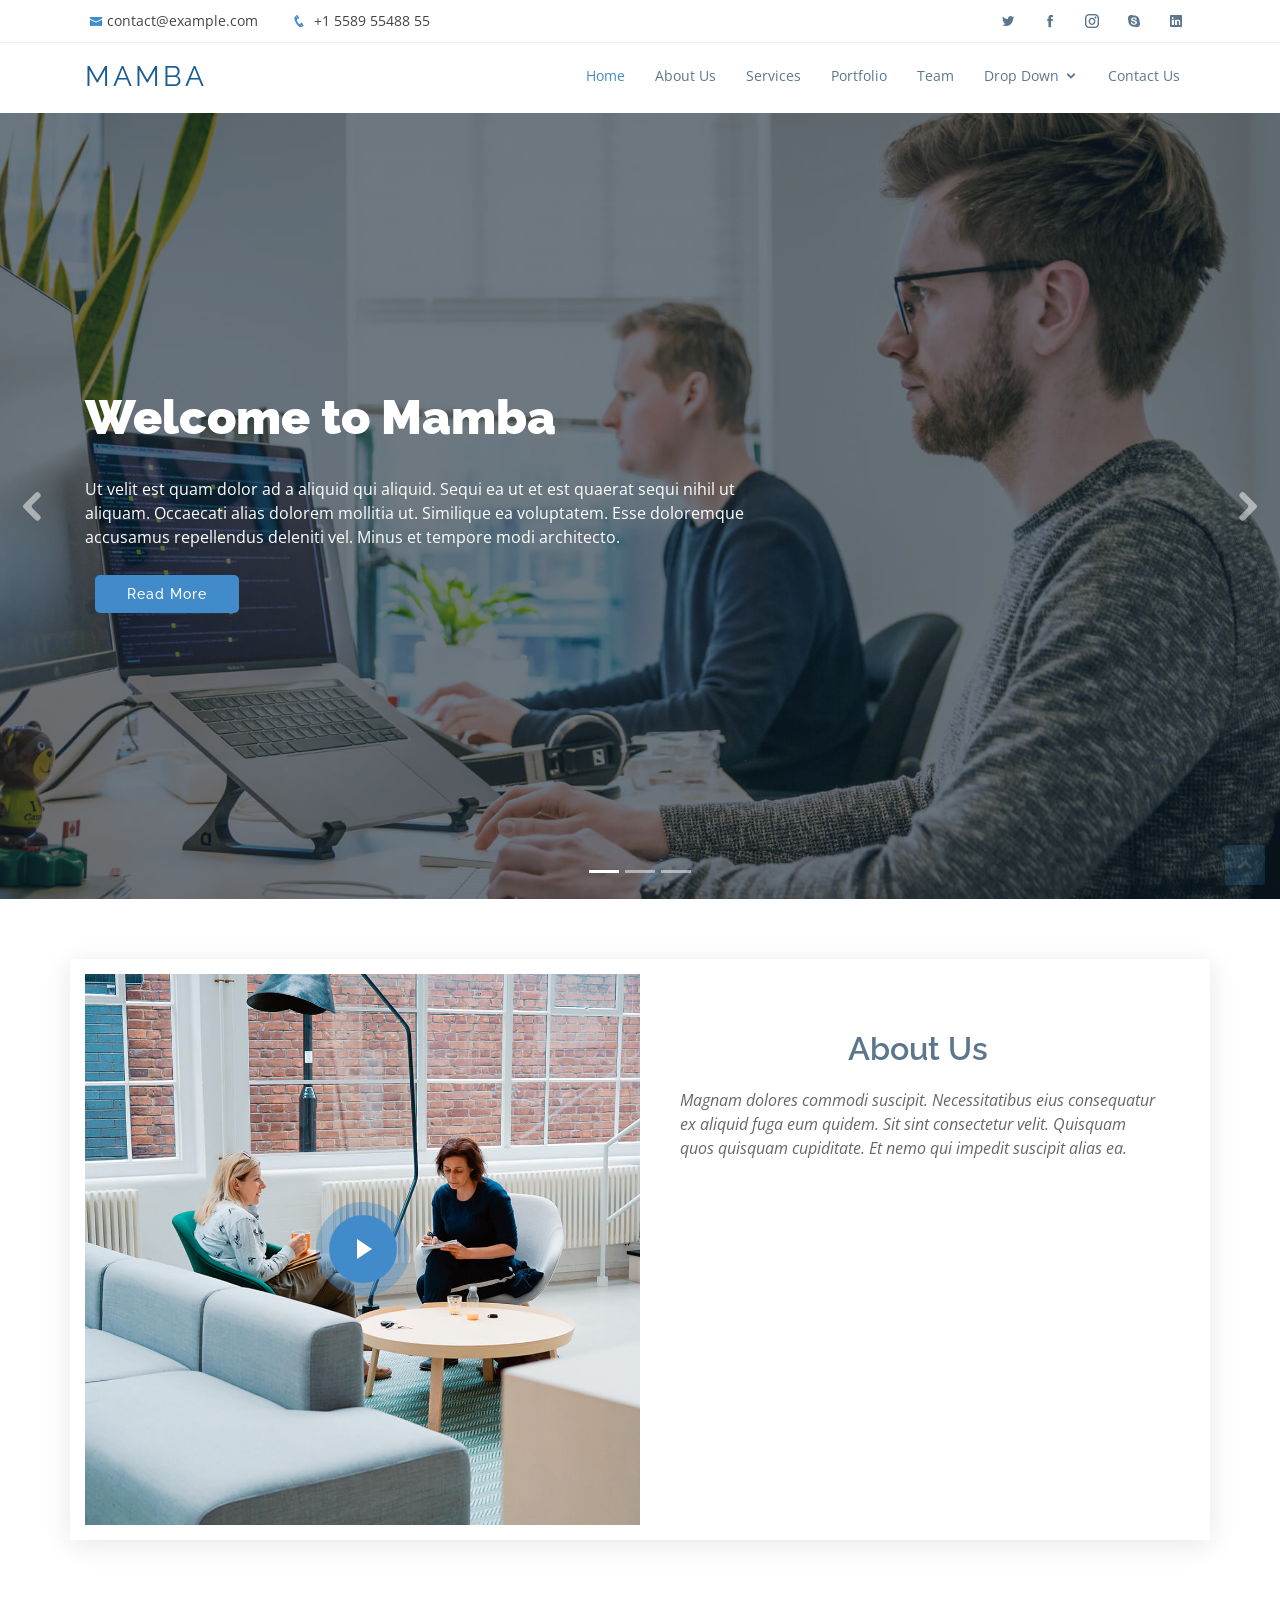
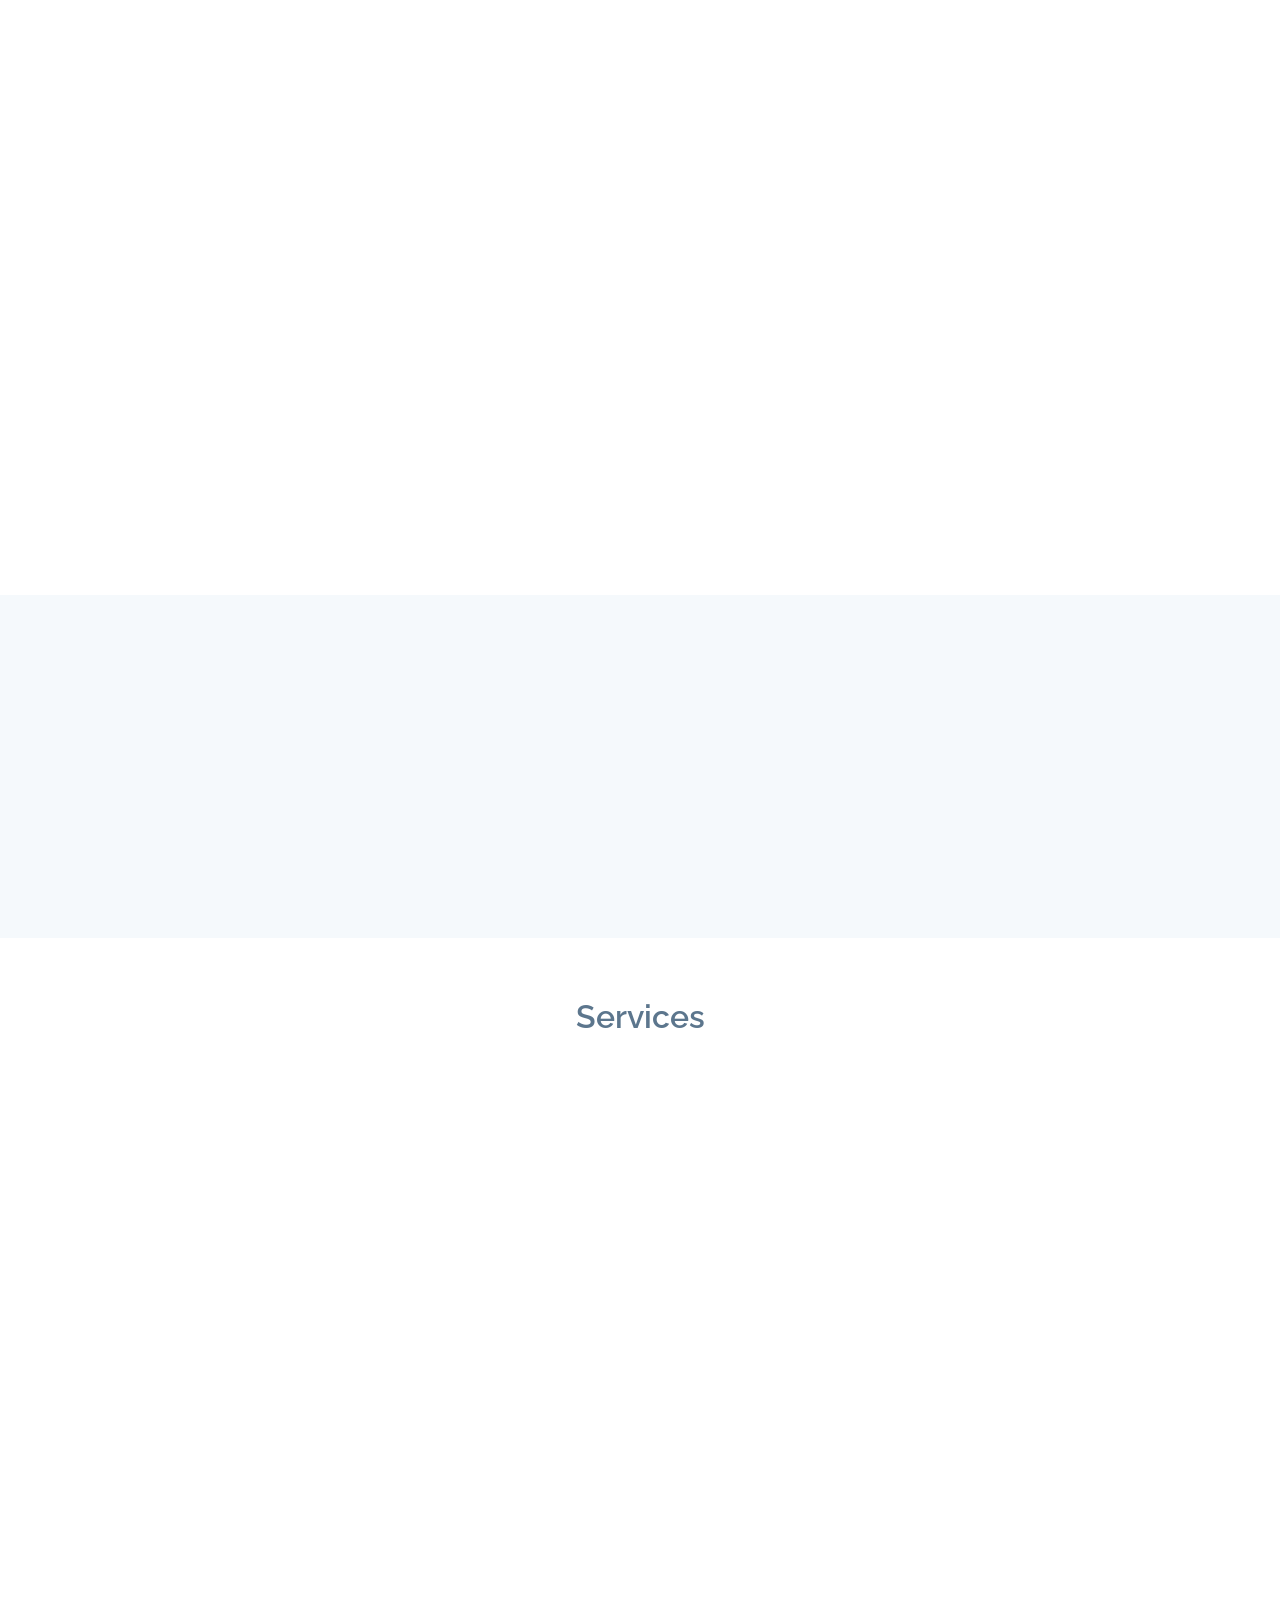
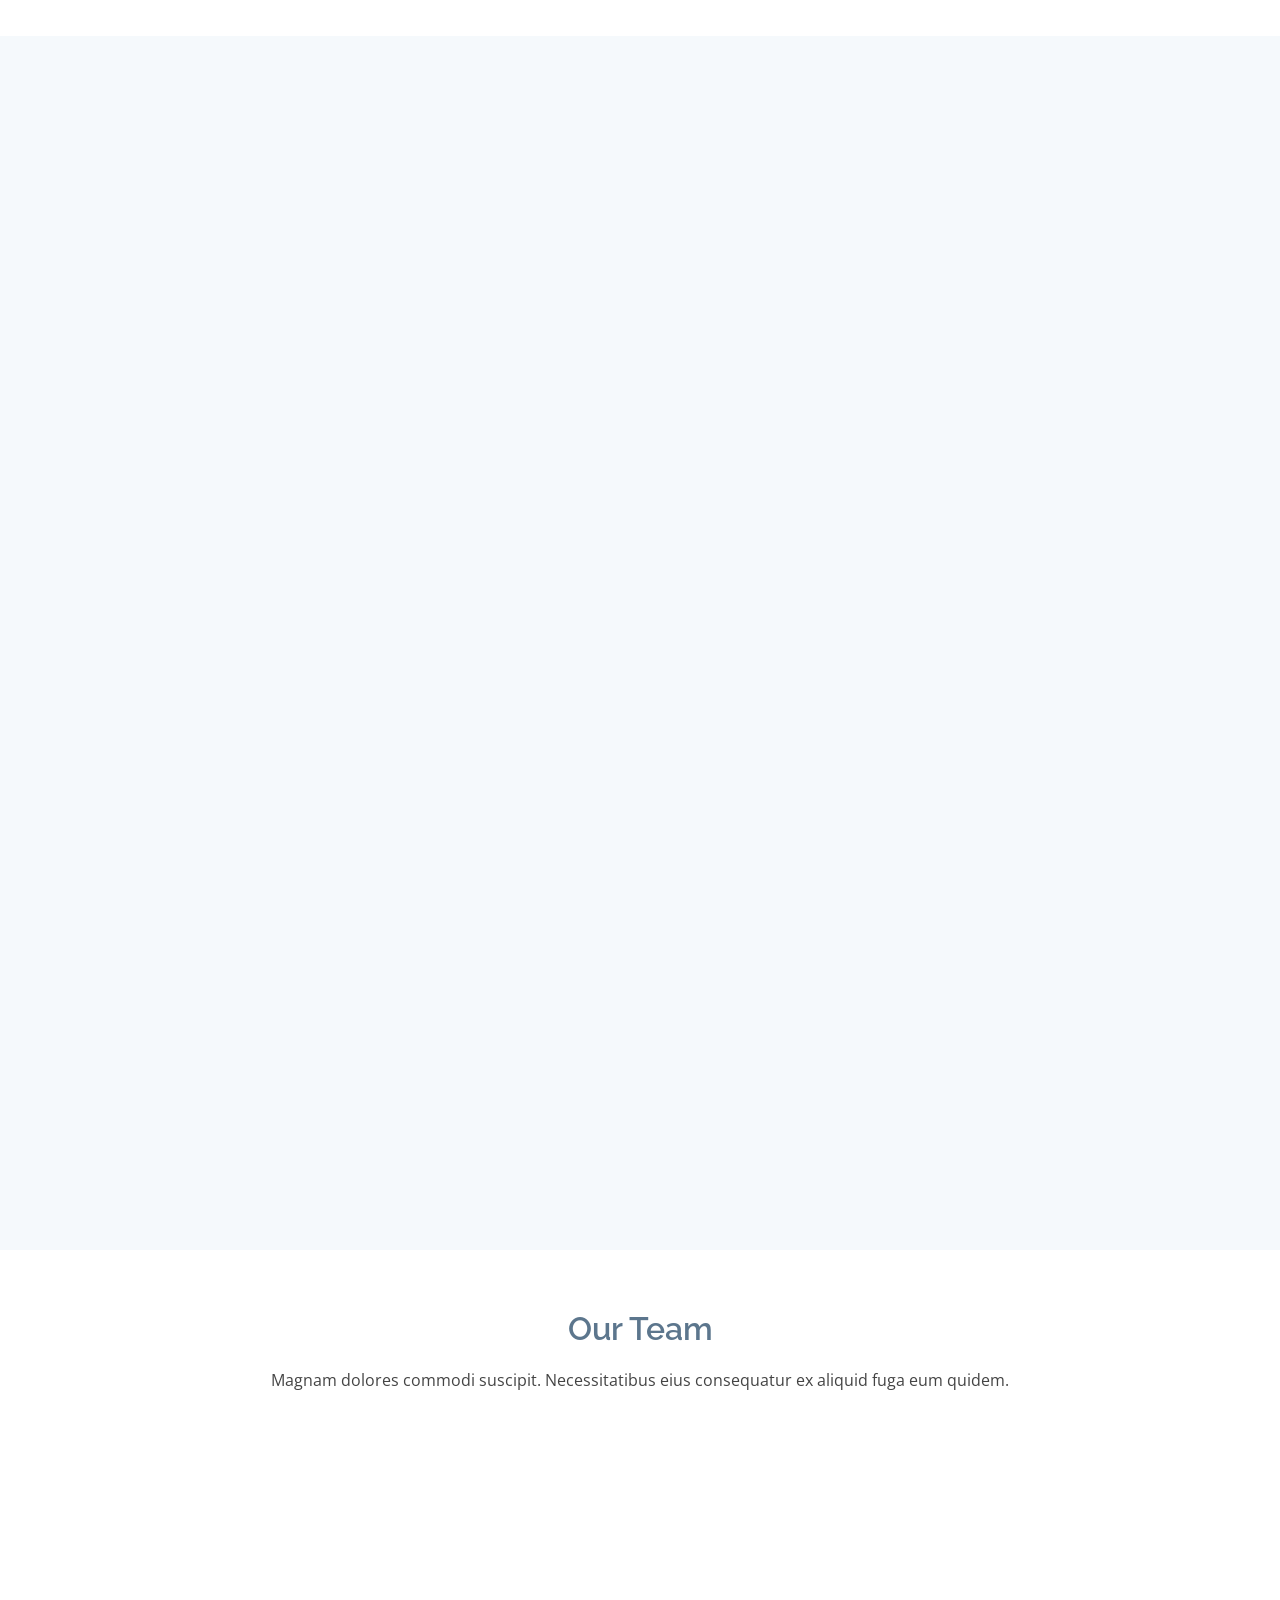
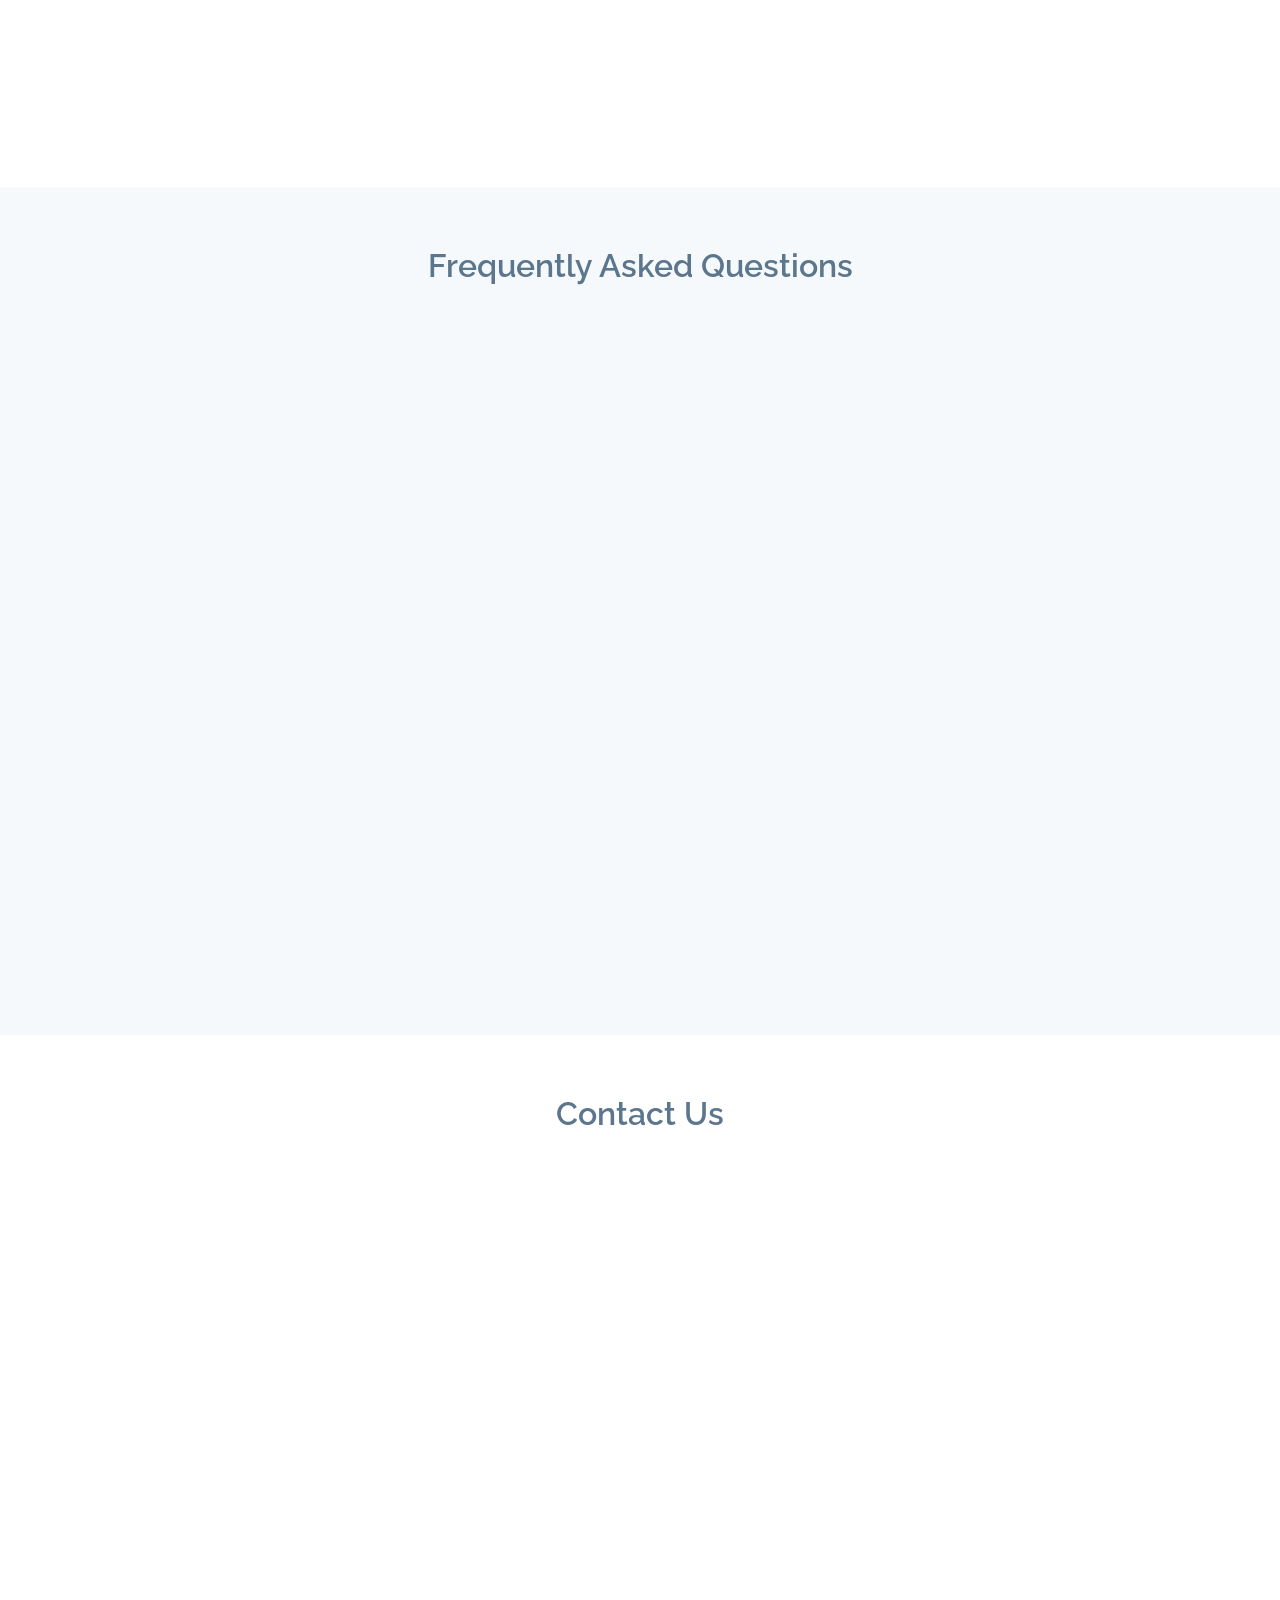
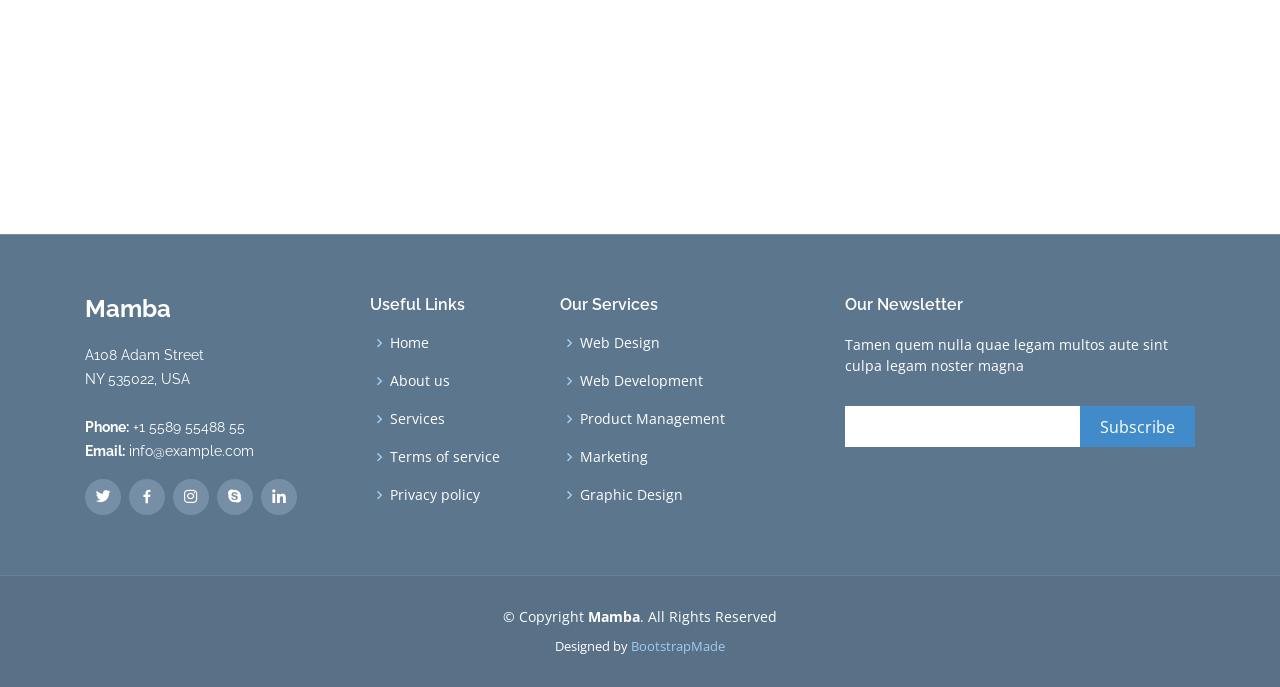
<file: public/mamba/index.html>
<!DOCTYPE html>
<html lang="en">

<head>
  <meta charset="utf-8">
  <meta content="width=device-width, initial-scale=1.0" name="viewport">

  <title>Mamba Bootstrap Template - Index</title>
  <meta content="" name="descriptison">
  <meta content="" name="keywords">

  <!-- Favicons -->
  <link href="assets/img/favicon.png" rel="icon">
  <link href="assets/img/apple-touch-icon.png" rel="apple-touch-icon">

  <!-- Google Fonts -->
  <link href="https://fonts.googleapis.com/css?family=Open+Sans:300,300i,400,400i,600,600i,700,700i|Raleway:300,300i,400,400i,600,600i,700,700i,900" rel="stylesheet">

  <!-- Vendor CSS Files -->
  <link href="assets/vendor/bootstrap/css/bootstrap.min.css" rel="stylesheet">
  <link href="assets/vendor/icofont/icofont.min.css" rel="stylesheet">
  <link href="assets/vendor/boxicons/css/boxicons.min.css" rel="stylesheet">
  <link href="assets/vendor/animate.css/animate.min.css" rel="stylesheet">
  <link href="assets/vendor/venobox/venobox.css" rel="stylesheet">
  <link href="assets/vendor/aos/aos.css" rel="stylesheet">

  <!-- Template Main CSS File -->
  <link href="assets/css/style.css" rel="stylesheet">

  <!-- =======================================================
  * Template Name: Mamba - v2.0.1
  * Template URL: https://bootstrapmade.com/mamba-one-page-bootstrap-template-free/
  * Author: BootstrapMade.com
  * License: https://bootstrapmade.com/license/
  ======================================================== -->
</head>

<body>

  <!-- ======= Top Bar ======= -->
  <section id="topbar" class="d-none d-lg-block">
    <div class="container clearfix">
      <div class="contact-info float-left">
        <i class="icofont-envelope"></i><a href="mailto:contact@example.com">contact@example.com</a>
        <i class="icofont-phone"></i> +1 5589 55488 55
      </div>
      <div class="social-links float-right">
        <a href="#" class="twitter"><i class="icofont-twitter"></i></a>
        <a href="#" class="facebook"><i class="icofont-facebook"></i></a>
        <a href="#" class="instagram"><i class="icofont-instagram"></i></a>
        <a href="#" class="skype"><i class="icofont-skype"></i></a>
        <a href="#" class="linkedin"><i class="icofont-linkedin"></i></i></a>
      </div>
    </div>
  </section>

  <!-- ======= Header ======= -->
  <header id="header">
    <div class="container">

      <div class="logo float-left">
        <h1 class="text-light"><a href="index.html"><span>Mamba</span></a></h1>
        <!-- Uncomment below if you prefer to use an image logo -->
        <!-- <a href="index.html"><img src="assets/img/logo.png" alt="" class="img-fluid"></a>-->
      </div>

      <nav class="nav-menu float-right d-none d-lg-block">
        <ul>
          <li class="active"><a href="#header">Home</a></li>
          <li><a href="#about">About Us</a></li>
          <li><a href="#services">Services</a></li>
          <li><a href="#portfolio">Portfolio</a></li>
          <li><a href="#team">Team</a></li>
          <li class="drop-down"><a href="">Drop Down</a>
            <ul>
              <li><a href="#">Drop Down 1</a></li>
              <li class="drop-down"><a href="#">Drop Down 2</a>
                <ul>
                  <li><a href="#">Deep Drop Down 1</a></li>
                  <li><a href="#">Deep Drop Down 2</a></li>
                  <li><a href="#">Deep Drop Down 3</a></li>
                  <li><a href="#">Deep Drop Down 4</a></li>
                  <li><a href="#">Deep Drop Down 5</a></li>
                </ul>
              </li>
              <li><a href="#">Drop Down 3</a></li>
              <li><a href="#">Drop Down 4</a></li>
              <li><a href="#">Drop Down 5</a></li>
            </ul>
          </li>
          <li><a href="#contact">Contact Us</a></li>
        </ul>
      </nav><!-- .nav-menu -->

    </div>
  </header><!-- End Header -->

  <!-- ======= Hero Section ======= -->
  <section id="hero">
    <div class="hero-container">
      <div id="heroCarousel" class="carousel slide carousel-fade" data-ride="carousel">

        <ol class="carousel-indicators" id="hero-carousel-indicators"></ol>

        <div class="carousel-inner" role="listbox">

          <!-- Slide 1 -->
          <div class="carousel-item active" style="background-image: url('assets/img/slide/slide-1.jpg');">
            <div class="carousel-container">
              <div class="carousel-content container">
                <h2 class="animated fadeInDown">Welcome to <span>Mamba</span></h2>
                <p class="animated fadeInUp">Ut velit est quam dolor ad a aliquid qui aliquid. Sequi ea ut et est quaerat sequi nihil ut aliquam. Occaecati alias dolorem mollitia ut. Similique ea voluptatem. Esse doloremque accusamus repellendus deleniti vel. Minus et tempore modi architecto.</p>
                <a href="#about" class="btn-get-started animated fadeInUp scrollto">Read More</a>
              </div>
            </div>
          </div>

          <!-- Slide 2 -->
          <div class="carousel-item" style="background-image: url('assets/img/slide/slide-2.jpg');">
            <div class="carousel-container">
              <div class="carousel-content container">
                <h2 class="animated fadeInDown">Lorem Ipsum Dolor</h2>
                <p class="animated fadeInUp">Ut velit est quam dolor ad a aliquid qui aliquid. Sequi ea ut et est quaerat sequi nihil ut aliquam. Occaecati alias dolorem mollitia ut. Similique ea voluptatem. Esse doloremque accusamus repellendus deleniti vel. Minus et tempore modi architecto.</p>
                <a href="#about" class="btn-get-started animated fadeInUp scrollto">Read More</a>
              </div>
            </div>
          </div>

          <!-- Slide 3 -->
          <div class="carousel-item" style="background-image: url('assets/img/slide/slide-3.jpg');">
            <div class="carousel-container">
              <div class="carousel-content container">
                <h2 class="animated fadeInDown">Sequi ea ut et est quaerat</h2>
                <p class="animated fadeInUp">Ut velit est quam dolor ad a aliquid qui aliquid. Sequi ea ut et est quaerat sequi nihil ut aliquam. Occaecati alias dolorem mollitia ut. Similique ea voluptatem. Esse doloremque accusamus repellendus deleniti vel. Minus et tempore modi architecto.</p>
                <a href="#about" class="btn-get-started animated fadeInUp scrollto">Read More</a>
              </div>
            </div>
          </div>

        </div>

        <a class="carousel-control-prev" href="#heroCarousel" role="button" data-slide="prev">
          <span class="carousel-control-prev-icon icofont-rounded-left" aria-hidden="true"></span>
          <span class="sr-only">Previous</span>
        </a>
        <a class="carousel-control-next" href="#heroCarousel" role="button" data-slide="next">
          <span class="carousel-control-next-icon icofont-rounded-right" aria-hidden="true"></span>
          <span class="sr-only">Next</span>
        </a>

      </div>
    </div>
  </section><!-- End Hero -->

  <main id="main">

    <!-- ======= About Us Section ======= -->
    <section id="about" class="about">
      <div class="container">

        <div class="row no-gutters">
          <div class="col-lg-6 video-box">
            <img src="assets/img/about.jpg" class="img-fluid" alt="">
            <a href="https://www.youtube.com/watch?v=jDDaplaOz7Q" class="venobox play-btn mb-4" data-vbtype="video" data-autoplay="true"></a>
          </div>

          <div class="col-lg-6 d-flex flex-column justify-content-center about-content">

            <div class="section-title">
              <h2>About Us</h2>
              <p>Magnam dolores commodi suscipit. Necessitatibus eius consequatur ex aliquid fuga eum quidem. Sit sint consectetur velit. Quisquam quos quisquam cupiditate. Et nemo qui impedit suscipit alias ea.</p>
            </div>

            <div class="icon-box" data-aos="fade-up" data-aos-delay="100">
              <div class="icon"><i class="bx bx-fingerprint"></i></div>
              <h4 class="title"><a href="">Lorem Ipsum</a></h4>
              <p class="description">Voluptatum deleniti atque corrupti quos dolores et quas molestias excepturi sint occaecati cupiditate non provident</p>
            </div>

            <div class="icon-box" data-aos="fade-up" data-aos-delay="100">
              <div class="icon"><i class="bx bx-gift"></i></div>
              <h4 class="title"><a href="">Nemo Enim</a></h4>
              <p class="description">At vero eos et accusamus et iusto odio dignissimos ducimus qui blanditiis praesentium voluptatum deleniti atque</p>
            </div>

          </div>
        </div>

      </div>
    </section><!-- End About Us Section -->

    <!-- ======= About Lists Section ======= -->
    <section class="about-lists">
      <div class="container">

        <div class="row no-gutters">

          <div class="col-lg-4 col-md-6 content-item" data-aos="fade-up">
            <span>01</span>
            <h4>Lorem Ipsum</h4>
            <p>Ulamco laboris nisi ut aliquip ex ea commodo consequat. Et consectetur ducimus vero placeat</p>
          </div>

          <div class="col-lg-4 col-md-6 content-item" data-aos="fade-up" data-aos-delay="100">
            <span>02</span>
            <h4>Repellat Nihil</h4>
            <p>Dolorem est fugiat occaecati voluptate velit esse. Dicta veritatis dolor quod et vel dire leno para dest</p>
          </div>

          <div class="col-lg-4 col-md-6 content-item" data-aos="fade-up" data-aos-delay="200">
            <span>03</span>
            <h4> Ad ad velit qui</h4>
            <p>Molestiae officiis omnis illo asperiores. Aut doloribus vitae sunt debitis quo vel nam quis</p>
          </div>

          <div class="col-lg-4 col-md-6 content-item" data-aos="fade-up" data-aos-delay="300">
            <span>04</span>
            <h4>Repellendus molestiae</h4>
            <p>Inventore quo sint a sint rerum. Distinctio blanditiis deserunt quod soluta quod nam mider lando casa</p>
          </div>

          <div class="col-lg-4 col-md-6 content-item" data-aos="fade-up" data-aos-delay="400">
            <span>05</span>
            <h4>Sapiente Magnam</h4>
            <p>Vitae dolorem in deleniti ipsum omnis tempore voluptatem. Qui possimus est repellendus est quibusdam</p>
          </div>

          <div class="col-lg-4 col-md-6 content-item" data-aos="fade-up" data-aos-delay="500">
            <span>06</span>
            <h4>Facilis Impedit</h4>
            <p>Quis eum numquam veniam ea voluptatibus voluptas. Excepturi aut nostrum repudiandae voluptatibus corporis sequi</p>
          </div>

        </div>

      </div>
    </section><!-- End About Lists Section -->

    <!-- ======= Counts Section ======= -->
    <section class="counts section-bg">
      <div class="container">

        <div class="row">

          <div class="col-lg-3 col-md-6 text-center" data-aos="fade-up">
            <div class="count-box">
              <i class="icofont-simple-smile" style="color: #20b38e;"></i>
              <span data-toggle="counter-up">232</span>
              <p>Happy Clients</p>
            </div>
          </div>

          <div class="col-lg-3 col-md-6 text-center" data-aos="fade-up" data-aos-delay="200">
            <div class="count-box">
              <i class="icofont-document-folder" style="color: #c042ff;"></i>
              <span data-toggle="counter-up">521</span>
              <p>Projects</p>
            </div>
          </div>

          <div class="col-lg-3 col-md-6 text-center" data-aos="fade-up" data-aos-delay="400">
            <div class="count-box">
              <i class="icofont-live-support" style="color: #46d1ff;"></i>
              <span data-toggle="counter-up">1,463</span>
              <p>Hours Of Support</p>
            </div>
          </div>

          <div class="col-lg-3 col-md-6 text-center" data-aos="fade-up" data-aos-delay="600">
            <div class="count-box">
              <i class="icofont-users-alt-5" style="color: #ffb459;"></i>
              <span data-toggle="counter-up">15</span>
              <p>Hard Workers</p>
            </div>
          </div>

        </div>

      </div>
    </section><!-- End Counts Section -->

    <!-- ======= Services Section ======= -->
    <section id="services" class="services">
      <div class="container">

        <div class="section-title">
          <h2>Services</h2>
        </div>

        <div class="row">
          <div class="col-lg-4 col-md-6 icon-box" data-aos="fade-up">
            <div class="icon"><i class="icofont-computer"></i></div>
            <h4 class="title"><a href="">Lorem Ipsum</a></h4>
            <p class="description">Voluptatum deleniti atque corrupti quos dolores et quas molestias excepturi sint occaecati cupiditate non provident</p>
          </div>
          <div class="col-lg-4 col-md-6 icon-box" data-aos="fade-up" data-aos-delay="100">
            <div class="icon"><i class="icofont-chart-bar-graph"></i></div>
            <h4 class="title"><a href="">Dolor Sitema</a></h4>
            <p class="description">Minim veniam, quis nostrud exercitation ullamco laboris nisi ut aliquip ex ea commodo consequat tarad limino ata</p>
          </div>
          <div class="col-lg-4 col-md-6 icon-box" data-aos="fade-up" data-aos-delay="200">
            <div class="icon"><i class="icofont-earth"></i></div>
            <h4 class="title"><a href="">Sed ut perspiciatis</a></h4>
            <p class="description">Duis aute irure dolor in reprehenderit in voluptate velit esse cillum dolore eu fugiat nulla pariatur</p>
          </div>
          <div class="col-lg-4 col-md-6 icon-box" data-aos="fade-up" data-aos-delay="300">
            <div class="icon"><i class="icofont-image"></i></div>
            <h4 class="title"><a href="">Magni Dolores</a></h4>
            <p class="description">Excepteur sint occaecat cupidatat non proident, sunt in culpa qui officia deserunt mollit anim id est laborum</p>
          </div>
          <div class="col-lg-4 col-md-6 icon-box" data-aos="fade-up" data-aos-delay="400">
            <div class="icon"><i class="icofont-settings"></i></div>
            <h4 class="title"><a href="">Nemo Enim</a></h4>
            <p class="description">At vero eos et accusamus et iusto odio dignissimos ducimus qui blanditiis praesentium voluptatum deleniti atque</p>
          </div>
          <div class="col-lg-4 col-md-6 icon-box" data-aos="fade-up" data-aos-delay="500">
            <div class="icon"><i class="icofont-tasks-alt"></i></div>
            <h4 class="title"><a href="">Eiusmod Tempor</a></h4>
            <p class="description">Et harum quidem rerum facilis est et expedita distinctio. Nam libero tempore, cum soluta nobis est eligendi</p>
          </div>
        </div>

      </div>
    </section><!-- End Services Section -->

    <!-- ======= Our Portfolio Section ======= -->
    <section id="portfolio" class="portfolio section-bg">
      <div class="container" data-aos="fade-up" data-aos-delay="100">

        <div class="section-title">
          <h2>Our Portfolio</h2>
          <p>Magnam dolores commodi suscipit. Necessitatibus eius consequatur ex aliquid fuga eum quidem. Sit sint consectetur velit. Quisquam quos quisquam cupiditate. Et nemo qui impedit suscipit alias ea. Quia fugiat sit in iste officiis commodi quidem hic quas.</p>
        </div>

        <div class="row">
          <div class="col-lg-12">
            <ul id="portfolio-flters">
              <li data-filter="*" class="filter-active">All</li>
              <li data-filter=".filter-app">App</li>
              <li data-filter=".filter-card">Card</li>
              <li data-filter=".filter-web">Web</li>
            </ul>
          </div>
        </div>

        <div class="row portfolio-container">

          <div class="col-lg-4 col-md-6 portfolio-item filter-app">
            <div class="portfolio-wrap">
              <img src="assets/img/portfolio/portfolio-1.jpg" class="img-fluid" alt="">
              <div class="portfolio-info">
                <h4>App 1</h4>
                <p>App</p>
                <div class="portfolio-links">
                  <a href="assets/img/portfolio/portfolio-1.jpg" data-gall="portfolioGallery" class="venobox" title="App 1"><i class="icofont-eye"></i></a>
                  <a href="#" title="More Details"><i class="icofont-external-link"></i></a>
                </div>
              </div>
            </div>
          </div>

          <div class="col-lg-4 col-md-6 portfolio-item filter-web">
            <div class="portfolio-wrap">
              <img src="assets/img/portfolio/portfolio-2.jpg" class="img-fluid" alt="">
              <div class="portfolio-info">
                <h4>Web 3</h4>
                <p>Web</p>
                <div class="portfolio-links">
                  <a href="assets/img/portfolio/portfolio-2.jpg" data-gall="portfolioGallery" class="venobox" title="Web 3"><i class="icofont-eye"></i></a>
                  <a href="#" title="More Details"><i class="icofont-external-link"></i></a>
                </div>
              </div>
            </div>
          </div>

          <div class="col-lg-4 col-md-6 portfolio-item filter-app">
            <div class="portfolio-wrap">
              <img src="assets/img/portfolio/portfolio-3.jpg" class="img-fluid" alt="">
              <div class="portfolio-info">
                <h4>App 2</h4>
                <p>App</p>
                <div class="portfolio-links">
                  <a href="assets/img/portfolio/portfolio-3.jpg" data-gall="portfolioGallery" class="venobox" title="App 2"><i class="icofont-eye"></i></a>
                  <a href="#" title="More Details"><i class="icofont-external-link"></i></a>
                </div>
              </div>
            </div>
          </div>

          <div class="col-lg-4 col-md-6 portfolio-item filter-card">
            <div class="portfolio-wrap">
              <img src="assets/img/portfolio/portfolio-4.jpg" class="img-fluid" alt="">
              <div class="portfolio-info">
                <h4>Card 2</h4>
                <p>Card</p>
                <div class="portfolio-links">
                  <a href="assets/img/portfolio/portfolio-4.jpg" data-gall="portfolioGallery" class="venobox" title="Card 2"><i class="icofont-eye"></i></a>
                  <a href="#" title="More Details"><i class="icofont-external-link"></i></a>
                </div>
              </div>
            </div>
          </div>

          <div class="col-lg-4 col-md-6 portfolio-item filter-web">
            <div class="portfolio-wrap">
              <img src="assets/img/portfolio/portfolio-5.jpg" class="img-fluid" alt="">
              <div class="portfolio-info">
                <h4>Web 2</h4>
                <p>Web</p>
                <div class="portfolio-links">
                  <a href="assets/img/portfolio/portfolio-5.jpg" data-gall="portfolioGallery" class="venobox" title="Web 2"><i class="icofont-eye"></i></a>
                  <a href="#" title="More Details"><i class="icofont-external-link"></i></a>
                </div>
              </div>
            </div>
          </div>

          <div class="col-lg-4 col-md-6 portfolio-item filter-app">
            <div class="portfolio-wrap">
              <img src="assets/img/portfolio/portfolio-6.jpg" class="img-fluid" alt="">
              <div class="portfolio-info">
                <h4>App 3</h4>
                <p>App</p>
                <div class="portfolio-links">
                  <a href="assets/img/portfolio/portfolio-6.jpg" data-gall="portfolioGallery" class="venobox" title="App 3"><i class="icofont-eye"></i></a>
                  <a href="#" title="More Details"><i class="icofont-external-link"></i></a>
                </div>
              </div>
            </div>
          </div>

          <div class="col-lg-4 col-md-6 portfolio-item filter-card">
            <div class="portfolio-wrap">
              <img src="assets/img/portfolio/portfolio-7.jpg" class="img-fluid" alt="">
              <div class="portfolio-info">
                <h4>Card 1</h4>
                <p>Card</p>
                <div class="portfolio-links">
                  <a href="assets/img/portfolio/portfolio-7.jpg" data-gall="portfolioGallery" class="venobox" title="Card 1"><i class="icofont-eye"></i></a>
                  <a href="#" title="More Details"><i class="icofont-external-link"></i></a>
                </div>
              </div>
            </div>
          </div>

          <div class="col-lg-4 col-md-6 portfolio-item filter-card">
            <div class="portfolio-wrap">
              <img src="assets/img/portfolio/portfolio-8.jpg" class="img-fluid" alt="">
              <div class="portfolio-info">
                <h4>Card 3</h4>
                <p>Card</p>
                <div class="portfolio-links">
                  <a href="assets/img/portfolio/portfolio-8.jpg" data-gall="portfolioGallery" class="venobox" title="Card 3"><i class="icofont-eye"></i></a>
                  <a href="#" title="More Details"><i class="icofont-external-link"></i></a>
                </div>
              </div>
            </div>
          </div>

          <div class="col-lg-4 col-md-6 portfolio-item filter-web">
            <div class="portfolio-wrap">
              <img src="assets/img/portfolio/portfolio-9.jpg" class="img-fluid" alt="">
              <div class="portfolio-info">
                <h4>Web 3</h4>
                <p>Web</p>
                <div class="portfolio-links">
                  <a href="assets/img/portfolio/portfolio-9.jpg" data-gall="portfolioGallery" class="venobox" title="Web 3"><i class="icofont-eye"></i></a>
                  <a href="#" title="More Details"><i class="icofont-external-link"></i></a>
                </div>
              </div>
            </div>
          </div>

        </div>

      </div>
    </section><!-- End Our Portfolio Section -->

    <!-- ======= Our Team Section ======= -->
    <section id="team" class="team">
      <div class="container">

        <div class="section-title">
          <h2>Our Team</h2>
          <p>Magnam dolores commodi suscipit. Necessitatibus eius consequatur ex aliquid fuga eum quidem.</p>
        </div>

        <div class="row">

          <div class="col-xl-3 col-lg-4 col-md-6" data-aos="fade-up">
            <div class="member">
              <div class="pic"><img src="assets/img/team/team-1.jpg" class="img-fluid" alt=""></div>
              <div class="member-info">
                <h4>Walter White</h4>
                <span>Chief Executive Officer</span>
                <div class="social">
                  <a href=""><i class="icofont-twitter"></i></a>
                  <a href=""><i class="icofont-facebook"></i></a>
                  <a href=""><i class="icofont-instagram"></i></a>
                  <a href=""><i class="icofont-linkedin"></i></a>
                </div>
              </div>
            </div>
          </div>

          <div class="col-xl-3 col-lg-4 col-md-6" data-aos="fade-up" data-aos-delay="100">
            <div class="member">
              <div class="pic"><img src="assets/img/team/team-2.jpg" class="img-fluid" alt=""></div>
              <div class="member-info">
                <h4>Sarah Jhonson</h4>
                <span>Product Manager</span>
                <div class="social">
                  <a href=""><i class="icofont-twitter"></i></a>
                  <a href=""><i class="icofont-facebook"></i></a>
                  <a href=""><i class="icofont-instagram"></i></a>
                  <a href=""><i class="icofont-linkedin"></i></a>
                </div>
              </div>
            </div>
          </div>

          <div class="col-xl-3 col-lg-4 col-md-6" data-aos="fade-up" data-aos-delay="200">
            <div class="member">
              <div class="pic"><img src="assets/img/team/team-3.jpg" class="img-fluid" alt=""></div>
              <div class="member-info">
                <h4>William Anderson</h4>
                <span>CTO</span>
                <div class="social">
                  <a href=""><i class="icofont-twitter"></i></a>
                  <a href=""><i class="icofont-facebook"></i></a>
                  <a href=""><i class="icofont-instagram"></i></a>
                  <a href=""><i class="icofont-linkedin"></i></a>
                </div>
              </div>
            </div>
          </div>

          <div class="col-xl-3 col-lg-4 col-md-6" data-aos="fade-up" data-aos-delay="300">
            <div class="member">
              <div class="pic"><img src="assets/img/team/team-4.jpg" class="img-fluid" alt=""></div>
              <div class="member-info">
                <h4>Amanda Jepson</h4>
                <span>Accountant</span>
                <div class="social">
                  <a href=""><i class="icofont-twitter"></i></a>
                  <a href=""><i class="icofont-facebook"></i></a>
                  <a href=""><i class="icofont-instagram"></i></a>
                  <a href=""><i class="icofont-linkedin"></i></a>
                </div>
              </div>
            </div>
          </div>

        </div>

      </div>
    </section><!-- End Our Team Section -->

    <!-- ======= Frequently Asked Questions Section ======= -->
    <section id="faq" class="faq section-bg">
      <div class="container">

        <div class="section-title">
          <h2>Frequently Asked Questions</h2>
        </div>

        <div class="row  d-flex align-items-stretch">

          <div class="col-lg-6 faq-item" data-aos="fade-up">
            <h4>Non consectetur a erat nam at lectus urna duis?</h4>
            <p>
              Feugiat pretium nibh ipsum consequat. Tempus iaculis urna id volutpat lacus laoreet non curabitur gravida. Venenatis lectus magna fringilla urna porttitor rhoncus dolor purus non.
            </p>
          </div>

          <div class="col-lg-6 faq-item" data-aos="fade-up" data-aos-delay="100">
            <h4>Feugiat scelerisque varius morbi enim nunc faucibus a pellentesque?</h4>
            <p>
              Dolor sit amet consectetur adipiscing elit pellentesque habitant morbi. Id interdum velit laoreet id donec ultrices. Fringilla phasellus faucibus scelerisque eleifend donec pretium. Est pellentesque elit ullamcorper dignissim.
            </p>
          </div>

          <div class="col-lg-6 faq-item" data-aos="fade-up" data-aos-delay="200">
            <h4>Dolor sit amet consectetur adipiscing elit pellentesque habitant morbi?</h4>
            <p>
              Eleifend mi in nulla posuere sollicitudin aliquam ultrices sagittis orci. Faucibus pulvinar elementum integer enim. Sem nulla pharetra diam sit amet nisl suscipit. Rutrum tellus pellentesque eu tincidunt. Lectus urna duis convallis convallis tellus.
            </p>
          </div>

          <div class="col-lg-6 faq-item" data-aos="fade-up" data-aos-delay="300">
            <h4>Ac odio tempor orci dapibus. Aliquam eleifend mi in nulla?</h4>
            <p>
              Dolor sit amet consectetur adipiscing elit pellentesque habitant morbi. Id interdum velit laoreet id donec ultrices. Fringilla phasellus faucibus scelerisque eleifend donec pretium. Est pellentesque elit ullamcorper dignissim.
            </p>
          </div>

          <div class="col-lg-6 faq-item" data-aos="fade-up" data-aos-delay="400">
            <h4>Tempus quam pellentesque nec nam aliquam sem et tortor consequat?</h4>
            <p>
              Molestie a iaculis at erat pellentesque adipiscing commodo. Dignissim suspendisse in est ante in. Nunc vel risus commodo viverra maecenas accumsan. Sit amet nisl suscipit adipiscing bibendum est. Purus gravida quis blandit turpis cursus in
            </p>
          </div>

          <div class="col-lg-6 faq-item" data-aos="fade-up" data-aos-delay="500">
            <h4>Tortor vitae purus faucibus ornare. Varius vel pharetra vel turpis nunc eget lorem dolor?</h4>
            <p>
              Laoreet sit amet cursus sit amet dictum sit amet justo. Mauris vitae ultricies leo integer malesuada nunc vel. Tincidunt eget nullam non nisi est sit amet. Turpis nunc eget lorem dolor sed. Ut venenatis tellus in metus vulputate eu scelerisque.
            </p>
          </div>

        </div>

      </div>
    </section><!-- End Frequently Asked Questions Section -->

    <!-- ======= Contact Us Section ======= -->
    <section id="contact" class="contact">
      <div class="container">

        <div class="section-title">
          <h2>Contact Us</h2>
        </div>

        <div class="row">

          <div class="col-lg-6 d-flex align-items-stretch" data-aos="fade-up">
            <div class="info-box">
              <i class="bx bx-map"></i>
              <h3>Our Address</h3>
              <p>A108 Adam Street, New York, NY 535022</p>
            </div>
          </div>

          <div class="col-lg-3 d-flex align-items-stretch" data-aos="fade-up" data-aos-delay="100">
            <div class="info-box">
              <i class="bx bx-envelope"></i>
              <h3>Email Us</h3>
              <p>info@example.com<br>contact@example.com</p>
            </div>
          </div>

          <div class="col-lg-3 d-flex align-items-stretch" data-aos="fade-up" data-aos-delay="200">
            <div class="info-box ">
              <i class="bx bx-phone-call"></i>
              <h3>Call Us</h3>
              <p>+1 5589 55488 55<br>+1 6678 254445 41</p>
            </div>
          </div>

          <div class="col-lg-12" data-aos="fade-up" data-aos-delay="300">
            <form action="forms/contact.php" method="post" role="form" class="php-email-form">
              <div class="form-row">
                <div class="col-lg-6 form-group">
                  <input type="text" name="name" class="form-control" id="name" placeholder="Your Name" data-rule="minlen:4" data-msg="Please enter at least 4 chars" />
                  <div class="validate"></div>
                </div>
                <div class="col-lg-6 form-group">
                  <input type="email" class="form-control" name="email" id="email" placeholder="Your Email" data-rule="email" data-msg="Please enter a valid email" />
                  <div class="validate"></div>
                </div>
              </div>
              <div class="form-group">
                <input type="text" class="form-control" name="subject" id="subject" placeholder="Subject" data-rule="minlen:4" data-msg="Please enter at least 8 chars of subject" />
                <div class="validate"></div>
              </div>
              <div class="form-group">
                <textarea class="form-control" name="message" rows="5" data-rule="required" data-msg="Please write something for us" placeholder="Message"></textarea>
                <div class="validate"></div>
              </div>
              <div class="mb-3">
                <div class="loading">Loading</div>
                <div class="error-message"></div>
                <div class="sent-message">Your message has been sent. Thank you!</div>
              </div>
              <div class="text-center"><button type="submit">Send Message</button></div>
            </form>
          </div>

        </div>

      </div>
    </section><!-- End Contact Us Section -->

  </main><!-- End #main -->

  <!-- ======= Footer ======= -->
  <footer id="footer">
    <div class="footer-top">
      <div class="container">
        <div class="row">

          <div class="col-lg-3 col-md-6 footer-info">
            <h3>Mamba</h3>
            <p>
              A108 Adam Street <br>
              NY 535022, USA<br><br>
              <strong>Phone:</strong> +1 5589 55488 55<br>
              <strong>Email:</strong> info@example.com<br>
            </p>
            <div class="social-links mt-3">
              <a href="#" class="twitter"><i class="bx bxl-twitter"></i></a>
              <a href="#" class="facebook"><i class="bx bxl-facebook"></i></a>
              <a href="#" class="instagram"><i class="bx bxl-instagram"></i></a>
              <a href="#" class="google-plus"><i class="bx bxl-skype"></i></a>
              <a href="#" class="linkedin"><i class="bx bxl-linkedin"></i></a>
            </div>
          </div>

          <div class="col-lg-2 col-md-6 footer-links">
            <h4>Useful Links</h4>
            <ul>
              <li><i class="bx bx-chevron-right"></i> <a href="#">Home</a></li>
              <li><i class="bx bx-chevron-right"></i> <a href="#">About us</a></li>
              <li><i class="bx bx-chevron-right"></i> <a href="#">Services</a></li>
              <li><i class="bx bx-chevron-right"></i> <a href="#">Terms of service</a></li>
              <li><i class="bx bx-chevron-right"></i> <a href="#">Privacy policy</a></li>
            </ul>
          </div>

          <div class="col-lg-3 col-md-6 footer-links">
            <h4>Our Services</h4>
            <ul>
              <li><i class="bx bx-chevron-right"></i> <a href="#">Web Design</a></li>
              <li><i class="bx bx-chevron-right"></i> <a href="#">Web Development</a></li>
              <li><i class="bx bx-chevron-right"></i> <a href="#">Product Management</a></li>
              <li><i class="bx bx-chevron-right"></i> <a href="#">Marketing</a></li>
              <li><i class="bx bx-chevron-right"></i> <a href="#">Graphic Design</a></li>
            </ul>
          </div>

          <div class="col-lg-4 col-md-6 footer-newsletter">
            <h4>Our Newsletter</h4>
            <p>Tamen quem nulla quae legam multos aute sint culpa legam noster magna</p>
            <form action="" method="post">
              <input type="email" name="email"><input type="submit" value="Subscribe">
            </form>

          </div>

        </div>
      </div>
    </div>

    <div class="container">
      <div class="copyright">
        &copy; Copyright <strong><span>Mamba</span></strong>. All Rights Reserved
      </div>
      <div class="credits">
        <!-- All the links in the footer should remain intact. -->
        <!-- You can delete the links only if you purchased the pro version. -->
        <!-- Licensing information: https://bootstrapmade.com/license/ -->
        <!-- Purchase the pro version with working PHP/AJAX contact form: https://bootstrapmade.com/mamba-one-page-bootstrap-template-free/ -->
        Designed by <a href="https://bootstrapmade.com/">BootstrapMade</a>
      </div>
    </div>
  </footer><!-- End Footer -->

  <a href="#" class="back-to-top"><i class="icofont-simple-up"></i></a>

  <!-- Vendor JS Files -->
  <script src="assets/vendor/jquery/jquery.min.js"></script>
  <script src="assets/vendor/bootstrap/js/bootstrap.bundle.min.js"></script>
  <script src="assets/vendor/jquery.easing/jquery.easing.min.js"></script>
  <script src="assets/vendor/php-email-form/validate.js"></script>
  <script src="assets/vendor/jquery-sticky/jquery.sticky.js"></script>
  <script src="assets/vendor/venobox/venobox.min.js"></script>
  <script src="assets/vendor/waypoints/jquery.waypoints.min.js"></script>
  <script src="assets/vendor/counterup/counterup.min.js"></script>
  <script src="assets/vendor/isotope-layout/isotope.pkgd.min.js"></script>
  <script src="assets/vendor/aos/aos.js"></script>

  <!-- Template Main JS File -->
  <script src="assets/js/main.js"></script>

</body>

</html>
</file>
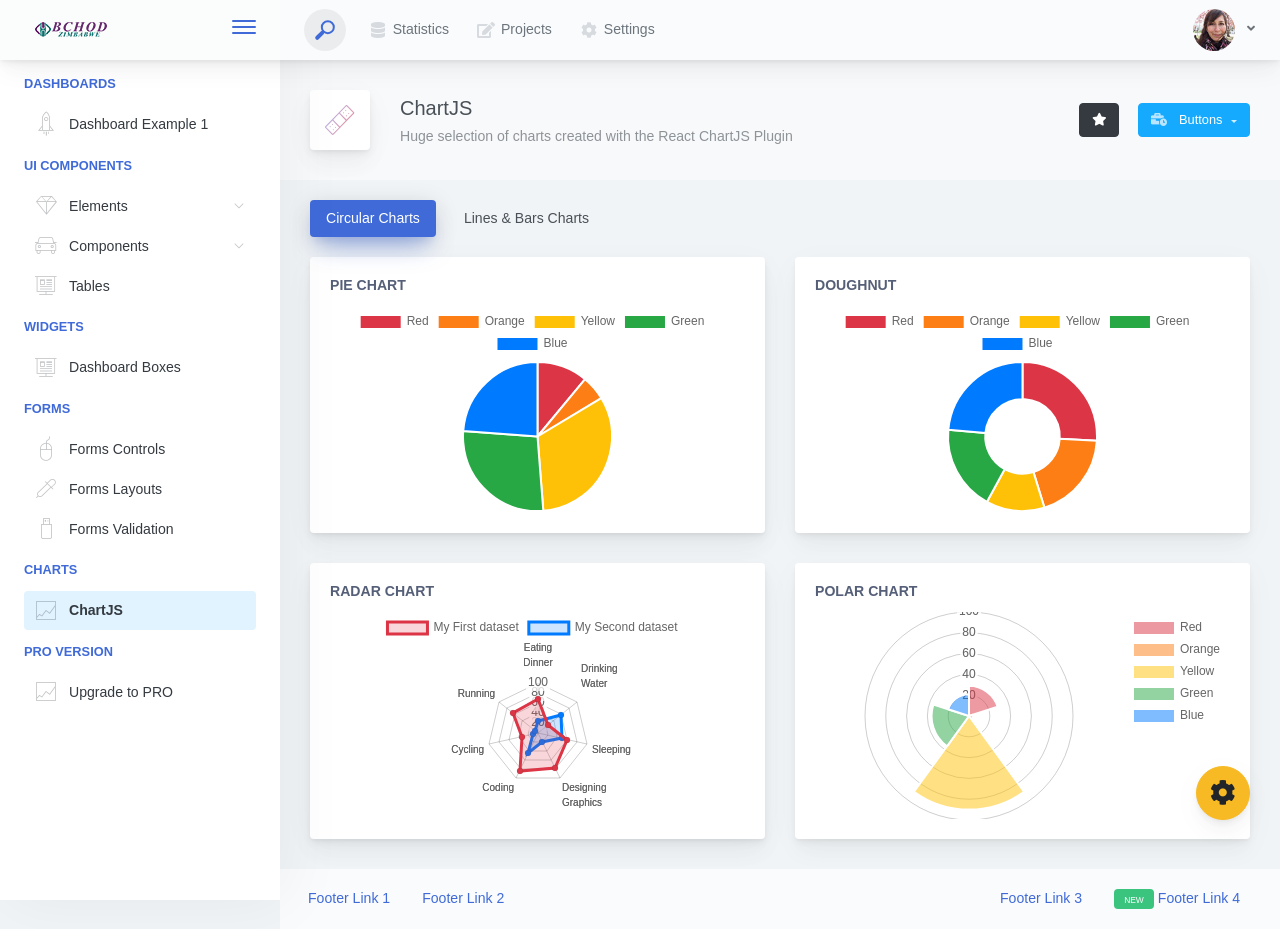
<file: public/main-view/charts-chartjs.html>
<!doctype html>
<html lang="en">

<head>
    <meta charset="utf-8">
    <meta http-equiv="X-UA-Compatible" content="IE=edge">
    <meta http-equiv="Content-Language" content="en">
    <meta http-equiv="Content-Type" content="text/html; charset=utf-8"/>
    <title>ChartJS - Huge selection of charts created with the React ChartJS Plugin</title>
    <meta name="viewport" content="width=device-width, initial-scale=1, maximum-scale=1, user-scalable=no, shrink-to-fit=no" />
    <meta name="description" content="Huge selection of charts created with the React ChartJS Plugin">
    <meta name="msapplication-tap-highlight" content="no">
    <!--
    =========================================================
    * ArchitectUI HTML Theme Dashboard - v1.0.0
    =========================================================
    * Product Page: https://dashboardpack.com
    * Copyright 2019 DashboardPack (https://dashboardpack.com)
    * Licensed under MIT (https://github.com/DashboardPack/architectui-html-theme-free/blob/master/LICENSE)
    =========================================================
    * The above copyright notice and this permission notice shall be included in all copies or substantial portions of the Software.
    -->
<link href="./main.css" rel="stylesheet"></head>
<body>
    <div class="app-container app-theme-white body-tabs-shadow fixed-sidebar fixed-header">
        <div class="app-header header-shadow">
            <div class="app-header__logo">
                <div class="logo-src"></div>
                <div class="header__pane ml-auto">
                    <div>
                        <button type="button" class="hamburger close-sidebar-btn hamburger--elastic" data-class="closed-sidebar">
                            <span class="hamburger-box">
                                <span class="hamburger-inner"></span>
                            </span>
                        </button>
                    </div>
                </div>
            </div>
            <div class="app-header__mobile-menu">
                <div>
                    <button type="button" class="hamburger hamburger--elastic mobile-toggle-nav">
                        <span class="hamburger-box">
                            <span class="hamburger-inner"></span>
                        </span>
                    </button>
                </div>
            </div>
            <div class="app-header__menu">
                <span>
                    <button type="button" class="btn-icon btn-icon-only btn btn-primary btn-sm mobile-toggle-header-nav">
                        <span class="btn-icon-wrapper">
                            <i class="fa fa-ellipsis-v fa-w-6"></i>
                        </span>
                    </button>
                </span>
            </div>    <div class="app-header__content">
                <div class="app-header-left">
                    <div class="search-wrapper">
                        <div class="input-holder">
                            <input type="text" class="search-input" placeholder="Type to search">
                            <button class="search-icon"><span></span></button>
                        </div>
                        <button class="close"></button>
                    </div>
                    <ul class="header-menu nav">
                        <li class="nav-item">
                            <a href="javascript:void(0);" class="nav-link">
                                <i class="nav-link-icon fa fa-database"> </i>
                                Statistics
                            </a>
                        </li>
                        <li class="btn-group nav-item">
                            <a href="javascript:void(0);" class="nav-link">
                                <i class="nav-link-icon fa fa-edit"></i>
                                Projects
                            </a>
                        </li>
                        <li class="dropdown nav-item">
                            <a href="javascript:void(0);" class="nav-link">
                                <i class="nav-link-icon fa fa-cog"></i>
                                Settings
                            </a>
                        </li>
                    </ul>        </div>
                <div class="app-header-right">
                    <div class="header-btn-lg pr-0">
                        <div class="widget-content p-0">
                            <div class="widget-content-wrapper">
                                <div class="widget-content-left">
                                    <div class="btn-group">
                                        <a data-toggle="dropdown" aria-haspopup="true" aria-expanded="false" class="p-0 btn">
                                            <img width="42" class="rounded-circle" src="assets/images/avatars/1.jpg" alt="">
                                            <i class="fa fa-angle-down ml-2 opacity-8"></i>
                                        </a>
                                        <div tabindex="-1" role="menu" aria-hidden="true" class="dropdown-menu dropdown-menu-right">
                                            <button type="button" tabindex="0" class="dropdown-item">User Account</button>
                                            <button type="button" tabindex="0" class="dropdown-item">Settings</button>
                                            <h6 tabindex="-1" class="dropdown-header">Header</h6>
                                            <button type="button" tabindex="0" class="dropdown-item">Actions</button>
                                            <div tabindex="-1" class="dropdown-divider"></div>
                                            <button type="button" tabindex="0" class="dropdown-item">Dividers</button>
                                        </div>
                                    </div>
                                </div>
                                <div class="widget-content-left  ml-3 header-user-info">
                                    <div class="widget-heading">
                                        Alina Mclourd
                                    </div>
                                    <div class="widget-subheading">
                                        VP People Manager
                                    </div>
                                </div>
                                <div class="widget-content-right header-user-info ml-3">
                                    <button type="button" class="btn-shadow p-1 btn btn-primary btn-sm show-toastr-example">
                                        <i class="fa text-white fa-calendar pr-1 pl-1"></i>
                                    </button>
                                </div>
                            </div>
                        </div>
                    </div>        </div>
            </div>
        </div>        <div class="ui-theme-settings">
            <button type="button" id="TooltipDemo" class="btn-open-options btn btn-warning">
                <i class="fa fa-cog fa-w-16 fa-spin fa-2x"></i>
            </button>
            <div class="theme-settings__inner">
                <div class="scrollbar-container">
                    <div class="theme-settings__options-wrapper">
                        <h3 class="themeoptions-heading">Layout Options
                        </h3>
                        <div class="p-3">
                            <ul class="list-group">
                                <li class="list-group-item">
                                    <div class="widget-content p-0">
                                        <div class="widget-content-wrapper">
                                            <div class="widget-content-left mr-3">
                                                <div class="switch has-switch switch-container-class" data-class="fixed-header">
                                                    <div class="switch-animate switch-on">
                                                        <input type="checkbox" checked data-toggle="toggle" data-onstyle="success">
                                                    </div>
                                                </div>
                                            </div>
                                            <div class="widget-content-left">
                                                <div class="widget-heading">Fixed Header
                                                </div>
                                                <div class="widget-subheading">Makes the header top fixed, always visible!
                                                </div>
                                            </div>
                                        </div>
                                    </div>
                                </li>
                                <li class="list-group-item">
                                    <div class="widget-content p-0">
                                        <div class="widget-content-wrapper">
                                            <div class="widget-content-left mr-3">
                                                <div class="switch has-switch switch-container-class" data-class="fixed-sidebar">
                                                    <div class="switch-animate switch-on">
                                                        <input type="checkbox" checked data-toggle="toggle" data-onstyle="success">
                                                    </div>
                                                </div>
                                            </div>
                                            <div class="widget-content-left">
                                                <div class="widget-heading">Fixed Sidebar
                                                </div>
                                                <div class="widget-subheading">Makes the sidebar left fixed, always visible!
                                                </div>
                                            </div>
                                        </div>
                                    </div>
                                </li>
                                <li class="list-group-item">
                                    <div class="widget-content p-0">
                                        <div class="widget-content-wrapper">
                                            <div class="widget-content-left mr-3">
                                                <div class="switch has-switch switch-container-class" data-class="fixed-footer">
                                                    <div class="switch-animate switch-off">
                                                        <input type="checkbox" data-toggle="toggle" data-onstyle="success">
                                                    </div>
                                                </div>
                                            </div>
                                            <div class="widget-content-left">
                                                <div class="widget-heading">Fixed Footer
                                                </div>
                                                <div class="widget-subheading">Makes the app footer bottom fixed, always visible!
                                                </div>
                                            </div>
                                        </div>
                                    </div>
                                </li>
                            </ul>
                        </div>
                        <h3 class="themeoptions-heading">
                            <div>
                                Header Options
                            </div>
                            <button type="button" class="btn-pill btn-shadow btn-wide ml-auto btn btn-focus btn-sm switch-header-cs-class" data-class="">
                                Restore Default
                            </button>
                        </h3>
                        <div class="p-3">
                            <ul class="list-group">
                                <li class="list-group-item">
                                    <h5 class="pb-2">Choose Color Scheme
                                    </h5>
                                    <div class="theme-settings-swatches">
                                        <div class="swatch-holder bg-primary switch-header-cs-class" data-class="bg-primary header-text-light">
                                        </div>
                                        <div class="swatch-holder bg-secondary switch-header-cs-class" data-class="bg-secondary header-text-light">
                                        </div>
                                        <div class="swatch-holder bg-success switch-header-cs-class" data-class="bg-success header-text-dark">
                                        </div>
                                        <div class="swatch-holder bg-info switch-header-cs-class" data-class="bg-info header-text-dark">
                                        </div>
                                        <div class="swatch-holder bg-warning switch-header-cs-class" data-class="bg-warning header-text-dark">
                                        </div>
                                        <div class="swatch-holder bg-danger switch-header-cs-class" data-class="bg-danger header-text-light">
                                        </div>
                                        <div class="swatch-holder bg-light switch-header-cs-class" data-class="bg-light header-text-dark">
                                        </div>
                                        <div class="swatch-holder bg-dark switch-header-cs-class" data-class="bg-dark header-text-light">
                                        </div>
                                        <div class="swatch-holder bg-focus switch-header-cs-class" data-class="bg-focus header-text-light">
                                        </div>
                                        <div class="swatch-holder bg-alternate switch-header-cs-class" data-class="bg-alternate header-text-light">
                                        </div>
                                        <div class="divider">
                                        </div>
                                        <div class="swatch-holder bg-vicious-stance switch-header-cs-class" data-class="bg-vicious-stance header-text-light">
                                        </div>
                                        <div class="swatch-holder bg-midnight-bloom switch-header-cs-class" data-class="bg-midnight-bloom header-text-light">
                                        </div>
                                        <div class="swatch-holder bg-night-sky switch-header-cs-class" data-class="bg-night-sky header-text-light">
                                        </div>
                                        <div class="swatch-holder bg-slick-carbon switch-header-cs-class" data-class="bg-slick-carbon header-text-light">
                                        </div>
                                        <div class="swatch-holder bg-asteroid switch-header-cs-class" data-class="bg-asteroid header-text-light">
                                        </div>
                                        <div class="swatch-holder bg-royal switch-header-cs-class" data-class="bg-royal header-text-light">
                                        </div>
                                        <div class="swatch-holder bg-warm-flame switch-header-cs-class" data-class="bg-warm-flame header-text-dark">
                                        </div>
                                        <div class="swatch-holder bg-night-fade switch-header-cs-class" data-class="bg-night-fade header-text-dark">
                                        </div>
                                        <div class="swatch-holder bg-sunny-morning switch-header-cs-class" data-class="bg-sunny-morning header-text-dark">
                                        </div>
                                        <div class="swatch-holder bg-tempting-azure switch-header-cs-class" data-class="bg-tempting-azure header-text-dark">
                                        </div>
                                        <div class="swatch-holder bg-amy-crisp switch-header-cs-class" data-class="bg-amy-crisp header-text-dark">
                                        </div>
                                        <div class="swatch-holder bg-heavy-rain switch-header-cs-class" data-class="bg-heavy-rain header-text-dark">
                                        </div>
                                        <div class="swatch-holder bg-mean-fruit switch-header-cs-class" data-class="bg-mean-fruit header-text-dark">
                                        </div>
                                        <div class="swatch-holder bg-malibu-beach switch-header-cs-class" data-class="bg-malibu-beach header-text-light">
                                        </div>
                                        <div class="swatch-holder bg-deep-blue switch-header-cs-class" data-class="bg-deep-blue header-text-dark">
                                        </div>
                                        <div class="swatch-holder bg-ripe-malin switch-header-cs-class" data-class="bg-ripe-malin header-text-light">
                                        </div>
                                        <div class="swatch-holder bg-arielle-smile switch-header-cs-class" data-class="bg-arielle-smile header-text-light">
                                        </div>
                                        <div class="swatch-holder bg-plum-plate switch-header-cs-class" data-class="bg-plum-plate header-text-light">
                                        </div>
                                        <div class="swatch-holder bg-happy-fisher switch-header-cs-class" data-class="bg-happy-fisher header-text-dark">
                                        </div>
                                        <div class="swatch-holder bg-happy-itmeo switch-header-cs-class" data-class="bg-happy-itmeo header-text-light">
                                        </div>
                                        <div class="swatch-holder bg-mixed-hopes switch-header-cs-class" data-class="bg-mixed-hopes header-text-light">
                                        </div>
                                        <div class="swatch-holder bg-strong-bliss switch-header-cs-class" data-class="bg-strong-bliss header-text-light">
                                        </div>
                                        <div class="swatch-holder bg-grow-early switch-header-cs-class" data-class="bg-grow-early header-text-light">
                                        </div>
                                        <div class="swatch-holder bg-love-kiss switch-header-cs-class" data-class="bg-love-kiss header-text-light">
                                        </div>
                                        <div class="swatch-holder bg-premium-dark switch-header-cs-class" data-class="bg-premium-dark header-text-light">
                                        </div>
                                        <div class="swatch-holder bg-happy-green switch-header-cs-class" data-class="bg-happy-green header-text-light">
                                        </div>
                                    </div>
                                </li>
                            </ul>
                        </div>
                        <h3 class="themeoptions-heading">
                            <div>Sidebar Options</div>
                            <button type="button" class="btn-pill btn-shadow btn-wide ml-auto btn btn-focus btn-sm switch-sidebar-cs-class" data-class="">
                                Restore Default
                            </button>
                        </h3>
                        <div class="p-3">
                            <ul class="list-group">
                                <li class="list-group-item">
                                    <h5 class="pb-2">Choose Color Scheme
                                    </h5>
                                    <div class="theme-settings-swatches">
                                        <div class="swatch-holder bg-primary switch-sidebar-cs-class" data-class="bg-primary sidebar-text-light">
                                        </div>
                                        <div class="swatch-holder bg-secondary switch-sidebar-cs-class" data-class="bg-secondary sidebar-text-light">
                                        </div>
                                        <div class="swatch-holder bg-success switch-sidebar-cs-class" data-class="bg-success sidebar-text-dark">
                                        </div>
                                        <div class="swatch-holder bg-info switch-sidebar-cs-class" data-class="bg-info sidebar-text-dark">
                                        </div>
                                        <div class="swatch-holder bg-warning switch-sidebar-cs-class" data-class="bg-warning sidebar-text-dark">
                                        </div>
                                        <div class="swatch-holder bg-danger switch-sidebar-cs-class" data-class="bg-danger sidebar-text-light">
                                        </div>
                                        <div class="swatch-holder bg-light switch-sidebar-cs-class" data-class="bg-light sidebar-text-dark">
                                        </div>
                                        <div class="swatch-holder bg-dark switch-sidebar-cs-class" data-class="bg-dark sidebar-text-light">
                                        </div>
                                        <div class="swatch-holder bg-focus switch-sidebar-cs-class" data-class="bg-focus sidebar-text-light">
                                        </div>
                                        <div class="swatch-holder bg-alternate switch-sidebar-cs-class" data-class="bg-alternate sidebar-text-light">
                                        </div>
                                        <div class="divider">
                                        </div>
                                        <div class="swatch-holder bg-vicious-stance switch-sidebar-cs-class" data-class="bg-vicious-stance sidebar-text-light">
                                        </div>
                                        <div class="swatch-holder bg-midnight-bloom switch-sidebar-cs-class" data-class="bg-midnight-bloom sidebar-text-light">
                                        </div>
                                        <div class="swatch-holder bg-night-sky switch-sidebar-cs-class" data-class="bg-night-sky sidebar-text-light">
                                        </div>
                                        <div class="swatch-holder bg-slick-carbon switch-sidebar-cs-class" data-class="bg-slick-carbon sidebar-text-light">
                                        </div>
                                        <div class="swatch-holder bg-asteroid switch-sidebar-cs-class" data-class="bg-asteroid sidebar-text-light">
                                        </div>
                                        <div class="swatch-holder bg-royal switch-sidebar-cs-class" data-class="bg-royal sidebar-text-light">
                                        </div>
                                        <div class="swatch-holder bg-warm-flame switch-sidebar-cs-class" data-class="bg-warm-flame sidebar-text-dark">
                                        </div>
                                        <div class="swatch-holder bg-night-fade switch-sidebar-cs-class" data-class="bg-night-fade sidebar-text-dark">
                                        </div>
                                        <div class="swatch-holder bg-sunny-morning switch-sidebar-cs-class" data-class="bg-sunny-morning sidebar-text-dark">
                                        </div>
                                        <div class="swatch-holder bg-tempting-azure switch-sidebar-cs-class" data-class="bg-tempting-azure sidebar-text-dark">
                                        </div>
                                        <div class="swatch-holder bg-amy-crisp switch-sidebar-cs-class" data-class="bg-amy-crisp sidebar-text-dark">
                                        </div>
                                        <div class="swatch-holder bg-heavy-rain switch-sidebar-cs-class" data-class="bg-heavy-rain sidebar-text-dark">
                                        </div>
                                        <div class="swatch-holder bg-mean-fruit switch-sidebar-cs-class" data-class="bg-mean-fruit sidebar-text-dark">
                                        </div>
                                        <div class="swatch-holder bg-malibu-beach switch-sidebar-cs-class" data-class="bg-malibu-beach sidebar-text-light">
                                        </div>
                                        <div class="swatch-holder bg-deep-blue switch-sidebar-cs-class" data-class="bg-deep-blue sidebar-text-dark">
                                        </div>
                                        <div class="swatch-holder bg-ripe-malin switch-sidebar-cs-class" data-class="bg-ripe-malin sidebar-text-light">
                                        </div>
                                        <div class="swatch-holder bg-arielle-smile switch-sidebar-cs-class" data-class="bg-arielle-smile sidebar-text-light">
                                        </div>
                                        <div class="swatch-holder bg-plum-plate switch-sidebar-cs-class" data-class="bg-plum-plate sidebar-text-light">
                                        </div>
                                        <div class="swatch-holder bg-happy-fisher switch-sidebar-cs-class" data-class="bg-happy-fisher sidebar-text-dark">
                                        </div>
                                        <div class="swatch-holder bg-happy-itmeo switch-sidebar-cs-class" data-class="bg-happy-itmeo sidebar-text-light">
                                        </div>
                                        <div class="swatch-holder bg-mixed-hopes switch-sidebar-cs-class" data-class="bg-mixed-hopes sidebar-text-light">
                                        </div>
                                        <div class="swatch-holder bg-strong-bliss switch-sidebar-cs-class" data-class="bg-strong-bliss sidebar-text-light">
                                        </div>
                                        <div class="swatch-holder bg-grow-early switch-sidebar-cs-class" data-class="bg-grow-early sidebar-text-light">
                                        </div>
                                        <div class="swatch-holder bg-love-kiss switch-sidebar-cs-class" data-class="bg-love-kiss sidebar-text-light">
                                        </div>
                                        <div class="swatch-holder bg-premium-dark switch-sidebar-cs-class" data-class="bg-premium-dark sidebar-text-light">
                                        </div>
                                        <div class="swatch-holder bg-happy-green switch-sidebar-cs-class" data-class="bg-happy-green sidebar-text-light">
                                        </div>
                                    </div>
                                </li>
                            </ul>
                        </div>
                        <h3 class="themeoptions-heading">
                            <div>Main Content Options</div>
                            <button type="button" class="btn-pill btn-shadow btn-wide ml-auto active btn btn-focus btn-sm">Restore Default
                            </button>
                        </h3>
                        <div class="p-3">
                            <ul class="list-group">
                                <li class="list-group-item">
                                    <h5 class="pb-2">Page Section Tabs
                                    </h5>
                                    <div class="theme-settings-swatches">
                                        <div role="group" class="mt-2 btn-group">
                                            <button type="button" class="btn-wide btn-shadow btn-primary btn btn-secondary switch-theme-class" data-class="body-tabs-line">
                                                Line
                                            </button>
                                            <button type="button" class="btn-wide btn-shadow btn-primary active btn btn-secondary switch-theme-class" data-class="body-tabs-shadow">
                                                Shadow
                                            </button>
                                        </div>
                                    </div>
                                </li>
                            </ul>
                        </div>
                    </div>
                </div>
            </div>
        </div>        <div class="app-main">
                <div class="app-sidebar sidebar-shadow">
                    <div class="app-header__logo">
                        <div class="logo-src"></div>
                        <div class="header__pane ml-auto">
                            <div>
                                <button type="button" class="hamburger close-sidebar-btn hamburger--elastic" data-class="closed-sidebar">
                                    <span class="hamburger-box">
                                        <span class="hamburger-inner"></span>
                                    </span>
                                </button>
                            </div>
                        </div>
                    </div>
                    <div class="app-header__mobile-menu">
                        <div>
                            <button type="button" class="hamburger hamburger--elastic mobile-toggle-nav">
                                <span class="hamburger-box">
                                    <span class="hamburger-inner"></span>
                                </span>
                            </button>
                        </div>
                    </div>
                    <div class="app-header__menu">
                        <span>
                            <button type="button" class="btn-icon btn-icon-only btn btn-primary btn-sm mobile-toggle-header-nav">
                                <span class="btn-icon-wrapper">
                                    <i class="fa fa-ellipsis-v fa-w-6"></i>
                                </span>
                            </button>
                        </span>
                    </div>    <div class="scrollbar-sidebar">
                        <div class="app-sidebar__inner">
                            <ul class="vertical-nav-menu">
                                <li class="app-sidebar__heading">Dashboards</li>
                                <li>
                                    <a href="index.html">
                                        <i class="metismenu-icon pe-7s-rocket"></i>
                                        Dashboard Example 1
                                    </a>
                                </li>
                                <li class="app-sidebar__heading">UI Components</li>
                                <li
                                    
                                    
                                    
                                    
                                    
                                    
                                    
                                    
                                >
                                    <a href="#">
                                        <i class="metismenu-icon pe-7s-diamond"></i>
                                        Elements
                                        <i class="metismenu-state-icon pe-7s-angle-down caret-left"></i>
                                    </a>
                                    <ul
                                        
                                        
                                        
                                        
                                        
                                        
                                        
                                        
                                    >
                                        <li>
                                            <a href="elements-buttons-standard.html">
                                                <i class="metismenu-icon"></i>
                                                Buttons
                                            </a>
                                        </li>
                                        <li>
                                            <a href="elements-dropdowns.html">
                                                <i class="metismenu-icon">
                                                </i>Dropdowns
                                            </a>
                                        </li>
                                        <li>
                                            <a href="elements-icons.html">
                                                <i class="metismenu-icon">
                                                </i>Icons
                                            </a>
                                        </li>
                                        <li>
                                            <a href="elements-badges-labels.html">
                                                <i class="metismenu-icon">
                                                </i>Badges
                                            </a>
                                        </li>
                                        <li>
                                            <a href="elements-cards.html">
                                                <i class="metismenu-icon">
                                                </i>Cards
                                            </a>
                                        </li>
                                        <li>
                                            <a href="elements-list-group.html">
                                                <i class="metismenu-icon">
                                                </i>List Groups
                                            </a>
                                        </li>
                                        <li>
                                            <a href="elements-navigation.html">
                                                <i class="metismenu-icon">
                                                </i>Navigation Menus
                                            </a>
                                        </li>
                                        <li>
                                            <a href="elements-utilities.html">
                                                <i class="metismenu-icon">
                                                </i>Utilities
                                            </a>
                                        </li>
                                    </ul>
                                </li>
                                <li
                                    
                                    
                                    
                                    
                                    
                                    
                                    
                                    
                                    
                                    
                                    
                                >
                                    <a href="#">
                                        <i class="metismenu-icon pe-7s-car"></i>
                                        Components
                                        <i class="metismenu-state-icon pe-7s-angle-down caret-left"></i>
                                    </a>
                                    <ul
                                        
                                        
                                        
                                        
                                        
                                        
                                        
                                        
                                        
                                        
                                        
                                    >
                                        <li>
                                            <a href="components-tabs.html">
                                                <i class="metismenu-icon">
                                                </i>Tabs
                                            </a>
                                        </li>
                                        <li>
                                            <a href="components-accordions.html">
                                                <i class="metismenu-icon">
                                                </i>Accordions
                                            </a>
                                        </li>
                                        <li>
                                            <a href="components-notifications.html">
                                                <i class="metismenu-icon">
                                                </i>Notifications
                                            </a>
                                        </li>
                                        <li>
                                            <a href="components-modals.html">
                                                <i class="metismenu-icon">
                                                </i>Modals
                                            </a>
                                        </li>
                                        <li>
                                            <a href="components-progress-bar.html">
                                                <i class="metismenu-icon">
                                                </i>Progress Bar
                                            </a>
                                        </li>
                                        <li>
                                            <a href="components-tooltips-popovers.html">
                                                <i class="metismenu-icon">
                                                </i>Tooltips &amp; Popovers
                                            </a>
                                        </li>
                                        <li>
                                            <a href="components-carousel.html">
                                                <i class="metismenu-icon">
                                                </i>Carousel
                                            </a>
                                        </li>
                                        <li>
                                            <a href="components-calendar.html">
                                                <i class="metismenu-icon">
                                                </i>Calendar
                                            </a>
                                        </li>
                                        <li>
                                            <a href="components-pagination.html">
                                                <i class="metismenu-icon">
                                                </i>Pagination
                                            </a>
                                        </li>
                                        <li>
                                            <a href="components-scrollable-elements.html">
                                                <i class="metismenu-icon">
                                                </i>Scrollable
                                            </a>
                                        </li>
                                        <li>
                                            <a href="components-maps.html">
                                                <i class="metismenu-icon">
                                                </i>Maps
                                            </a>
                                        </li>
                                    </ul>
                                </li>
                                <li  >
                                    <a href="tables-regular.html">
                                        <i class="metismenu-icon pe-7s-display2"></i>
                                        Tables
                                    </a>
                                </li>
                                <li class="app-sidebar__heading">Widgets</li>
                                <li>
                                    <a href="dashboard-boxes.html">
                                        <i class="metismenu-icon pe-7s-display2"></i>
                                        Dashboard Boxes
                                    </a>
                                </li>
                                <li class="app-sidebar__heading">Forms</li>
                                <li>
                                    <a href="forms-controls.html">
                                        <i class="metismenu-icon pe-7s-mouse">
                                        </i>Forms Controls
                                    </a>
                                </li>
                                <li>
                                    <a href="forms-layouts.html">
                                        <i class="metismenu-icon pe-7s-eyedropper">
                                        </i>Forms Layouts
                                    </a>
                                </li>
                                <li>
                                    <a href="forms-validation.html">
                                        <i class="metismenu-icon pe-7s-pendrive">
                                        </i>Forms Validation
                                    </a>
                                </li>
                                <li class="app-sidebar__heading">Charts</li>
                                <li>
                                    <a href="charts-chartjs.html" class="mm-active">
                                        <i class="metismenu-icon pe-7s-graph2">
                                        </i>ChartJS
                                    </a>
                                </li>
                                <li class="app-sidebar__heading">PRO Version</li>
                                <li>
                                    <a href="https://dashboardpack.com/theme-details/architectui-dashboard-html-pro/" target="_blank">
                                        <i class="metismenu-icon pe-7s-graph2">
                                        </i>
                                        Upgrade to PRO
                                    </a>
                                </li>
                            </ul>
                        </div>
                    </div>
                </div>    <div class="app-main__outer">
                    <div class="app-main__inner">
                        <div class="app-page-title">
                            <div class="page-title-wrapper">
                                <div class="page-title-heading">
                                    <div class="page-title-icon">
                                        <i class="pe-7s-bandaid icon-gradient bg-amy-crisp">
                                        </i>
                                    </div>
                                    <div>ChartJS
                                        <div class="page-title-subheading">Huge selection of charts created with the React ChartJS Plugin
                                        </div>
                                    </div>
                                </div>
                                <div class="page-title-actions">
                                    <button type="button" data-toggle="tooltip" title="Example Tooltip" data-placement="bottom" class="btn-shadow mr-3 btn btn-dark">
                                        <i class="fa fa-star"></i>
                                    </button>
                                    <div class="d-inline-block dropdown">
                                        <button type="button" data-toggle="dropdown" aria-haspopup="true" aria-expanded="false" class="btn-shadow dropdown-toggle btn btn-info">
                                            <span class="btn-icon-wrapper pr-2 opacity-7">
                                                <i class="fa fa-business-time fa-w-20"></i>
                                            </span>
                                            Buttons
                                        </button>
                                        <div tabindex="-1" role="menu" aria-hidden="true" class="dropdown-menu dropdown-menu-right">
                                            <ul class="nav flex-column">
                                                <li class="nav-item">
                                                    <a href="javascript:void(0);" class="nav-link">
                                                        <i class="nav-link-icon lnr-inbox"></i>
                                                        <span>
                                                            Inbox
                                                        </span>
                                                        <div class="ml-auto badge badge-pill badge-secondary">86</div>
                                                    </a>
                                                </li>
                                                <li class="nav-item">
                                                    <a href="javascript:void(0);" class="nav-link">
                                                        <i class="nav-link-icon lnr-book"></i>
                                                        <span>
                                                            Book
                                                        </span>
                                                        <div class="ml-auto badge badge-pill badge-danger">5</div>
                                                    </a>
                                                </li>
                                                <li class="nav-item">
                                                    <a href="javascript:void(0);" class="nav-link">
                                                        <i class="nav-link-icon lnr-picture"></i>
                                                        <span>
                                                            Picture
                                                        </span>
                                                    </a>
                                                </li>
                                                <li class="nav-item">
                                                    <a disabled href="javascript:void(0);" class="nav-link disabled">
                                                        <i class="nav-link-icon lnr-file-empty"></i>
                                                        <span>
                                                            File Disabled
                                                        </span>
                                                    </a>
                                                </li>
                                            </ul>
                                        </div>
                                    </div>
                                </div>    </div>
                        </div>            <ul class="body-tabs body-tabs-layout tabs-animated body-tabs-animated nav">
                            <li class="nav-item">
                                <a role="tab" class="nav-link active" id="tab-0" data-toggle="tab" href="#tab-content-0">
                                    <span>Circular Charts</span>
                                </a>
                            </li>
                            <li class="nav-item">
                                <a role="tab" class="nav-link" id="tab-1" data-toggle="tab" href="#tab-content-1">
                                    <span>Lines & Bars Charts</span>
                                </a>
                            </li>
                        </ul>
                        <div class="tab-content">
                            <div class="tab-pane tabs-animation fade show active" id="tab-content-0" role="tabpanel">
                                <div class="row">
                                    <div class="col-md-6">
                                        <div class="main-card mb-3 card">
                                            <div class="card-body">
                                                <h5 class="card-title">Pie Chart</h5>
                                                <canvas id="chart-area"></canvas>
                                            </div>
                                        </div>
                                        <div class="main-card mb-3 card">
                                            <div class="card-body">
                                                <h5 class="card-title">Radar Chart</h5>
                                                <canvas id="radar-chart"></canvas>
                                            </div>
                                        </div>
                                    </div>
                                    <div class="col-md-6">
                                        <div class="main-card mb-3 card">
                                            <div class="card-body">
                                                <h5 class="card-title">Doughnut</h5>
                                                <canvas id="doughnut-chart"></canvas>
                                            </div>
                                        </div>
                                        <div class="main-card mb-3 card">
                                            <div class="card-body">
                                                <h5 class="card-title">Polar Chart</h5>
                                                <canvas id="polar-chart"></canvas>
                                            </div>
                                        </div>
                                    </div>
                                </div>
            
                            </div>
                            <div class="tab-pane tabs-animation fade" id="tab-content-1" role="tabpanel">
                                <div class="row">
                                    <div class="col-md-6">
                                        <div class="main-card mb-3 card">
                                            <div class="card-body">
                                                <h5 class="card-title">Vertical Bars</h5>
                                                <canvas id="canvas"></canvas>
                                            </div>
                                        </div>
                                        <div class="main-card mb-3 card">
                                            <div class="card-body">
                                                <h5 class="card-title">Horizontal Bars</h5>
                                                <canvas id="chart-horiz-bar"></canvas>
                                            </div>
                                        </div>
                                    </div>
                                    <div class="col-md-6">
                                        <div class="main-card mb-3 card">
                                            <div class="card-body">
                                                <h5 class="card-title">Line Chart</h5>
                                                <div style="height: 400px">
                                                    <canvas id="line-chart"></canvas>
                                                </div>
                                            </div>
                                        </div>
                                        <div class="main-card mb-3 card">
                                            <div class="card-body">
                                                <h5 class="card-title">Stacked Bars</h5>
                                                <canvas id="stacked-bars-chart"></canvas>
                                            </div>
                                        </div>
                                    </div>
                                </div>
                            </div>
                        </div>
            
                    </div>
                    <div class="app-wrapper-footer">
                        <div class="app-footer">
                            <div class="app-footer__inner">
                                <div class="app-footer-left">
                                    <ul class="nav">
                                        <li class="nav-item">
                                            <a href="javascript:void(0);" class="nav-link">
                                                Footer Link 1
                                            </a>
                                        </li>
                                        <li class="nav-item">
                                            <a href="javascript:void(0);" class="nav-link">
                                                Footer Link 2
                                            </a>
                                        </li>
                                    </ul>
                                </div>
                                <div class="app-footer-right">
                                    <ul class="nav">
                                        <li class="nav-item">
                                            <a href="javascript:void(0);" class="nav-link">
                                                Footer Link 3
                                            </a>
                                        </li>
                                        <li class="nav-item">
                                            <a href="javascript:void(0);" class="nav-link">
                                                <div class="badge badge-success mr-1 ml-0">
                                                    <small>NEW</small>
                                                </div>
                                                Footer Link 4
                                            </a>
                                        </li>
                                    </ul>
                                </div>
                            </div>
                        </div>
                    </div>    </div>
        </div>
    </div>
<script type="text/javascript" src="./assets/scripts/main.js"></script></body>
</html>
</file>
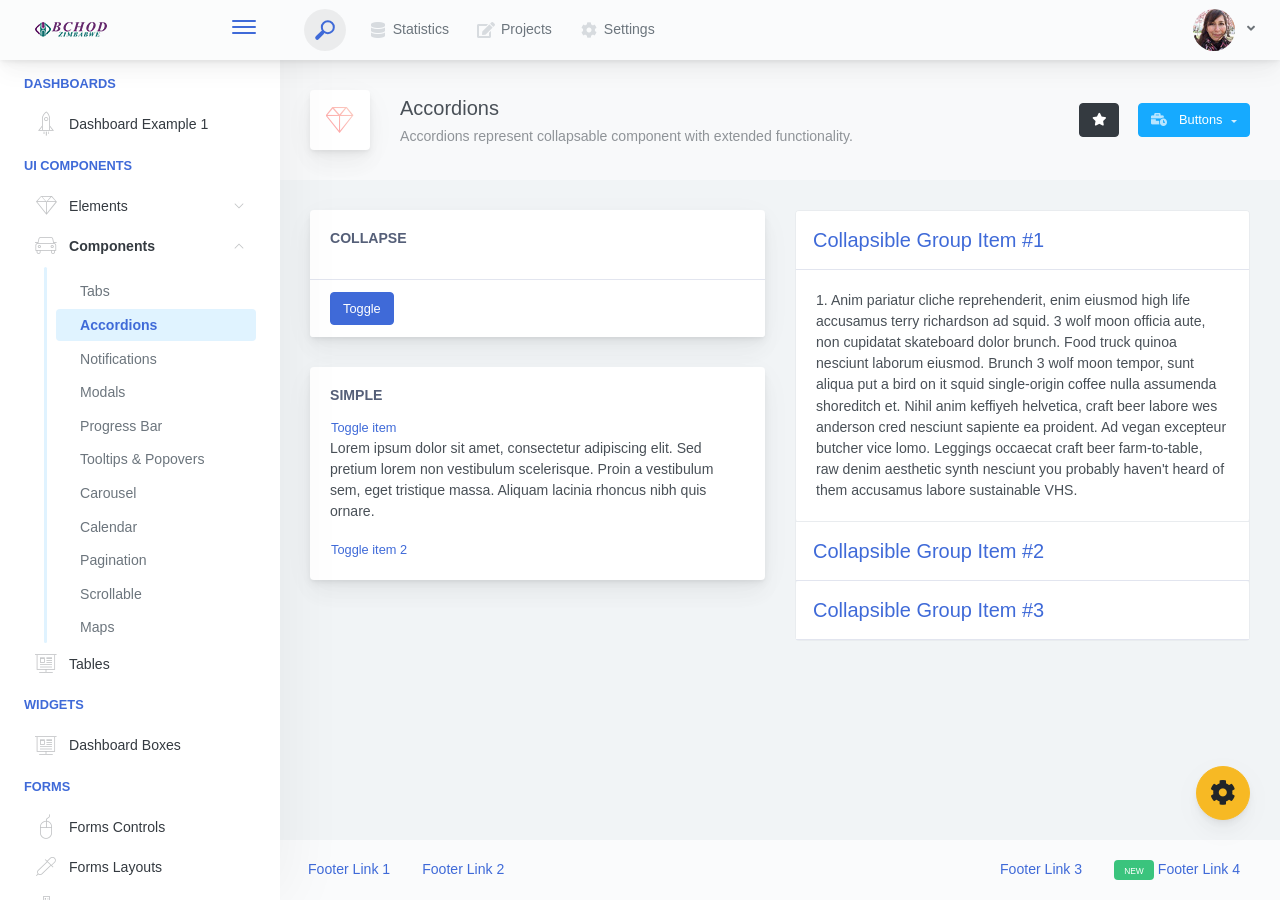
<file: public/main-view/components-accordions.html>
<!doctype html>
<html lang="en">

<head>
    <meta charset="utf-8">
    <meta http-equiv="X-UA-Compatible" content="IE=edge">
    <meta http-equiv="Content-Language" content="en">
    <meta http-equiv="Content-Type" content="text/html; charset=utf-8"/>
    <title>Accordions - Accordions represent collapsable component with extended functionality.</title>
    <meta name="viewport" content="width=device-width, initial-scale=1, maximum-scale=1, user-scalable=no, shrink-to-fit=no" />
    <meta name="description" content="Accordions represent collapsable component with extended functionality.">
    <meta name="msapplication-tap-highlight" content="no">
    <!--
    =========================================================
    * ArchitectUI HTML Theme Dashboard - v1.0.0
    =========================================================
    * Product Page: https://dashboardpack.com
    * Copyright 2019 DashboardPack (https://dashboardpack.com)
    * Licensed under MIT (https://github.com/DashboardPack/architectui-html-theme-free/blob/master/LICENSE)
    =========================================================
    * The above copyright notice and this permission notice shall be included in all copies or substantial portions of the Software.
    -->
<link href="./main.css" rel="stylesheet"></head>
<body>
    <div class="app-container app-theme-white body-tabs-shadow fixed-sidebar fixed-header">
        <div class="app-header header-shadow">
            <div class="app-header__logo">
                <div class="logo-src"></div>
                <div class="header__pane ml-auto">
                    <div>
                        <button type="button" class="hamburger close-sidebar-btn hamburger--elastic" data-class="closed-sidebar">
                            <span class="hamburger-box">
                                <span class="hamburger-inner"></span>
                            </span>
                        </button>
                    </div>
                </div>
            </div>
            <div class="app-header__mobile-menu">
                <div>
                    <button type="button" class="hamburger hamburger--elastic mobile-toggle-nav">
                        <span class="hamburger-box">
                            <span class="hamburger-inner"></span>
                        </span>
                    </button>
                </div>
            </div>
            <div class="app-header__menu">
                <span>
                    <button type="button" class="btn-icon btn-icon-only btn btn-primary btn-sm mobile-toggle-header-nav">
                        <span class="btn-icon-wrapper">
                            <i class="fa fa-ellipsis-v fa-w-6"></i>
                        </span>
                    </button>
                </span>
            </div>    <div class="app-header__content">
                <div class="app-header-left">
                    <div class="search-wrapper">
                        <div class="input-holder">
                            <input type="text" class="search-input" placeholder="Type to search">
                            <button class="search-icon"><span></span></button>
                        </div>
                        <button class="close"></button>
                    </div>
                    <ul class="header-menu nav">
                        <li class="nav-item">
                            <a href="javascript:void(0);" class="nav-link">
                                <i class="nav-link-icon fa fa-database"> </i>
                                Statistics
                            </a>
                        </li>
                        <li class="btn-group nav-item">
                            <a href="javascript:void(0);" class="nav-link">
                                <i class="nav-link-icon fa fa-edit"></i>
                                Projects
                            </a>
                        </li>
                        <li class="dropdown nav-item">
                            <a href="javascript:void(0);" class="nav-link">
                                <i class="nav-link-icon fa fa-cog"></i>
                                Settings
                            </a>
                        </li>
                    </ul>        </div>
                <div class="app-header-right">
                    <div class="header-btn-lg pr-0">
                        <div class="widget-content p-0">
                            <div class="widget-content-wrapper">
                                <div class="widget-content-left">
                                    <div class="btn-group">
                                        <a data-toggle="dropdown" aria-haspopup="true" aria-expanded="false" class="p-0 btn">
                                            <img width="42" class="rounded-circle" src="assets/images/avatars/1.jpg" alt="">
                                            <i class="fa fa-angle-down ml-2 opacity-8"></i>
                                        </a>
                                        <div tabindex="-1" role="menu" aria-hidden="true" class="dropdown-menu dropdown-menu-right">
                                            <button type="button" tabindex="0" class="dropdown-item">User Account</button>
                                            <button type="button" tabindex="0" class="dropdown-item">Settings</button>
                                            <h6 tabindex="-1" class="dropdown-header">Header</h6>
                                            <button type="button" tabindex="0" class="dropdown-item">Actions</button>
                                            <div tabindex="-1" class="dropdown-divider"></div>
                                            <button type="button" tabindex="0" class="dropdown-item">Dividers</button>
                                        </div>
                                    </div>
                                </div>
                                <div class="widget-content-left  ml-3 header-user-info">
                                    <div class="widget-heading">
                                        Alina Mclourd
                                    </div>
                                    <div class="widget-subheading">
                                        VP People Manager
                                    </div>
                                </div>
                                <div class="widget-content-right header-user-info ml-3">
                                    <button type="button" class="btn-shadow p-1 btn btn-primary btn-sm show-toastr-example">
                                        <i class="fa text-white fa-calendar pr-1 pl-1"></i>
                                    </button>
                                </div>
                            </div>
                        </div>
                    </div>        </div>
            </div>
        </div>        <div class="ui-theme-settings">
            <button type="button" id="TooltipDemo" class="btn-open-options btn btn-warning">
                <i class="fa fa-cog fa-w-16 fa-spin fa-2x"></i>
            </button>
            <div class="theme-settings__inner">
                <div class="scrollbar-container">
                    <div class="theme-settings__options-wrapper">
                        <h3 class="themeoptions-heading">Layout Options
                        </h3>
                        <div class="p-3">
                            <ul class="list-group">
                                <li class="list-group-item">
                                    <div class="widget-content p-0">
                                        <div class="widget-content-wrapper">
                                            <div class="widget-content-left mr-3">
                                                <div class="switch has-switch switch-container-class" data-class="fixed-header">
                                                    <div class="switch-animate switch-on">
                                                        <input type="checkbox" checked data-toggle="toggle" data-onstyle="success">
                                                    </div>
                                                </div>
                                            </div>
                                            <div class="widget-content-left">
                                                <div class="widget-heading">Fixed Header
                                                </div>
                                                <div class="widget-subheading">Makes the header top fixed, always visible!
                                                </div>
                                            </div>
                                        </div>
                                    </div>
                                </li>
                                <li class="list-group-item">
                                    <div class="widget-content p-0">
                                        <div class="widget-content-wrapper">
                                            <div class="widget-content-left mr-3">
                                                <div class="switch has-switch switch-container-class" data-class="fixed-sidebar">
                                                    <div class="switch-animate switch-on">
                                                        <input type="checkbox" checked data-toggle="toggle" data-onstyle="success">
                                                    </div>
                                                </div>
                                            </div>
                                            <div class="widget-content-left">
                                                <div class="widget-heading">Fixed Sidebar
                                                </div>
                                                <div class="widget-subheading">Makes the sidebar left fixed, always visible!
                                                </div>
                                            </div>
                                        </div>
                                    </div>
                                </li>
                                <li class="list-group-item">
                                    <div class="widget-content p-0">
                                        <div class="widget-content-wrapper">
                                            <div class="widget-content-left mr-3">
                                                <div class="switch has-switch switch-container-class" data-class="fixed-footer">
                                                    <div class="switch-animate switch-off">
                                                        <input type="checkbox" data-toggle="toggle" data-onstyle="success">
                                                    </div>
                                                </div>
                                            </div>
                                            <div class="widget-content-left">
                                                <div class="widget-heading">Fixed Footer
                                                </div>
                                                <div class="widget-subheading">Makes the app footer bottom fixed, always visible!
                                                </div>
                                            </div>
                                        </div>
                                    </div>
                                </li>
                            </ul>
                        </div>
                        <h3 class="themeoptions-heading">
                            <div>
                                Header Options
                            </div>
                            <button type="button" class="btn-pill btn-shadow btn-wide ml-auto btn btn-focus btn-sm switch-header-cs-class" data-class="">
                                Restore Default
                            </button>
                        </h3>
                        <div class="p-3">
                            <ul class="list-group">
                                <li class="list-group-item">
                                    <h5 class="pb-2">Choose Color Scheme
                                    </h5>
                                    <div class="theme-settings-swatches">
                                        <div class="swatch-holder bg-primary switch-header-cs-class" data-class="bg-primary header-text-light">
                                        </div>
                                        <div class="swatch-holder bg-secondary switch-header-cs-class" data-class="bg-secondary header-text-light">
                                        </div>
                                        <div class="swatch-holder bg-success switch-header-cs-class" data-class="bg-success header-text-dark">
                                        </div>
                                        <div class="swatch-holder bg-info switch-header-cs-class" data-class="bg-info header-text-dark">
                                        </div>
                                        <div class="swatch-holder bg-warning switch-header-cs-class" data-class="bg-warning header-text-dark">
                                        </div>
                                        <div class="swatch-holder bg-danger switch-header-cs-class" data-class="bg-danger header-text-light">
                                        </div>
                                        <div class="swatch-holder bg-light switch-header-cs-class" data-class="bg-light header-text-dark">
                                        </div>
                                        <div class="swatch-holder bg-dark switch-header-cs-class" data-class="bg-dark header-text-light">
                                        </div>
                                        <div class="swatch-holder bg-focus switch-header-cs-class" data-class="bg-focus header-text-light">
                                        </div>
                                        <div class="swatch-holder bg-alternate switch-header-cs-class" data-class="bg-alternate header-text-light">
                                        </div>
                                        <div class="divider">
                                        </div>
                                        <div class="swatch-holder bg-vicious-stance switch-header-cs-class" data-class="bg-vicious-stance header-text-light">
                                        </div>
                                        <div class="swatch-holder bg-midnight-bloom switch-header-cs-class" data-class="bg-midnight-bloom header-text-light">
                                        </div>
                                        <div class="swatch-holder bg-night-sky switch-header-cs-class" data-class="bg-night-sky header-text-light">
                                        </div>
                                        <div class="swatch-holder bg-slick-carbon switch-header-cs-class" data-class="bg-slick-carbon header-text-light">
                                        </div>
                                        <div class="swatch-holder bg-asteroid switch-header-cs-class" data-class="bg-asteroid header-text-light">
                                        </div>
                                        <div class="swatch-holder bg-royal switch-header-cs-class" data-class="bg-royal header-text-light">
                                        </div>
                                        <div class="swatch-holder bg-warm-flame switch-header-cs-class" data-class="bg-warm-flame header-text-dark">
                                        </div>
                                        <div class="swatch-holder bg-night-fade switch-header-cs-class" data-class="bg-night-fade header-text-dark">
                                        </div>
                                        <div class="swatch-holder bg-sunny-morning switch-header-cs-class" data-class="bg-sunny-morning header-text-dark">
                                        </div>
                                        <div class="swatch-holder bg-tempting-azure switch-header-cs-class" data-class="bg-tempting-azure header-text-dark">
                                        </div>
                                        <div class="swatch-holder bg-amy-crisp switch-header-cs-class" data-class="bg-amy-crisp header-text-dark">
                                        </div>
                                        <div class="swatch-holder bg-heavy-rain switch-header-cs-class" data-class="bg-heavy-rain header-text-dark">
                                        </div>
                                        <div class="swatch-holder bg-mean-fruit switch-header-cs-class" data-class="bg-mean-fruit header-text-dark">
                                        </div>
                                        <div class="swatch-holder bg-malibu-beach switch-header-cs-class" data-class="bg-malibu-beach header-text-light">
                                        </div>
                                        <div class="swatch-holder bg-deep-blue switch-header-cs-class" data-class="bg-deep-blue header-text-dark">
                                        </div>
                                        <div class="swatch-holder bg-ripe-malin switch-header-cs-class" data-class="bg-ripe-malin header-text-light">
                                        </div>
                                        <div class="swatch-holder bg-arielle-smile switch-header-cs-class" data-class="bg-arielle-smile header-text-light">
                                        </div>
                                        <div class="swatch-holder bg-plum-plate switch-header-cs-class" data-class="bg-plum-plate header-text-light">
                                        </div>
                                        <div class="swatch-holder bg-happy-fisher switch-header-cs-class" data-class="bg-happy-fisher header-text-dark">
                                        </div>
                                        <div class="swatch-holder bg-happy-itmeo switch-header-cs-class" data-class="bg-happy-itmeo header-text-light">
                                        </div>
                                        <div class="swatch-holder bg-mixed-hopes switch-header-cs-class" data-class="bg-mixed-hopes header-text-light">
                                        </div>
                                        <div class="swatch-holder bg-strong-bliss switch-header-cs-class" data-class="bg-strong-bliss header-text-light">
                                        </div>
                                        <div class="swatch-holder bg-grow-early switch-header-cs-class" data-class="bg-grow-early header-text-light">
                                        </div>
                                        <div class="swatch-holder bg-love-kiss switch-header-cs-class" data-class="bg-love-kiss header-text-light">
                                        </div>
                                        <div class="swatch-holder bg-premium-dark switch-header-cs-class" data-class="bg-premium-dark header-text-light">
                                        </div>
                                        <div class="swatch-holder bg-happy-green switch-header-cs-class" data-class="bg-happy-green header-text-light">
                                        </div>
                                    </div>
                                </li>
                            </ul>
                        </div>
                        <h3 class="themeoptions-heading">
                            <div>Sidebar Options</div>
                            <button type="button" class="btn-pill btn-shadow btn-wide ml-auto btn btn-focus btn-sm switch-sidebar-cs-class" data-class="">
                                Restore Default
                            </button>
                        </h3>
                        <div class="p-3">
                            <ul class="list-group">
                                <li class="list-group-item">
                                    <h5 class="pb-2">Choose Color Scheme
                                    </h5>
                                    <div class="theme-settings-swatches">
                                        <div class="swatch-holder bg-primary switch-sidebar-cs-class" data-class="bg-primary sidebar-text-light">
                                        </div>
                                        <div class="swatch-holder bg-secondary switch-sidebar-cs-class" data-class="bg-secondary sidebar-text-light">
                                        </div>
                                        <div class="swatch-holder bg-success switch-sidebar-cs-class" data-class="bg-success sidebar-text-dark">
                                        </div>
                                        <div class="swatch-holder bg-info switch-sidebar-cs-class" data-class="bg-info sidebar-text-dark">
                                        </div>
                                        <div class="swatch-holder bg-warning switch-sidebar-cs-class" data-class="bg-warning sidebar-text-dark">
                                        </div>
                                        <div class="swatch-holder bg-danger switch-sidebar-cs-class" data-class="bg-danger sidebar-text-light">
                                        </div>
                                        <div class="swatch-holder bg-light switch-sidebar-cs-class" data-class="bg-light sidebar-text-dark">
                                        </div>
                                        <div class="swatch-holder bg-dark switch-sidebar-cs-class" data-class="bg-dark sidebar-text-light">
                                        </div>
                                        <div class="swatch-holder bg-focus switch-sidebar-cs-class" data-class="bg-focus sidebar-text-light">
                                        </div>
                                        <div class="swatch-holder bg-alternate switch-sidebar-cs-class" data-class="bg-alternate sidebar-text-light">
                                        </div>
                                        <div class="divider">
                                        </div>
                                        <div class="swatch-holder bg-vicious-stance switch-sidebar-cs-class" data-class="bg-vicious-stance sidebar-text-light">
                                        </div>
                                        <div class="swatch-holder bg-midnight-bloom switch-sidebar-cs-class" data-class="bg-midnight-bloom sidebar-text-light">
                                        </div>
                                        <div class="swatch-holder bg-night-sky switch-sidebar-cs-class" data-class="bg-night-sky sidebar-text-light">
                                        </div>
                                        <div class="swatch-holder bg-slick-carbon switch-sidebar-cs-class" data-class="bg-slick-carbon sidebar-text-light">
                                        </div>
                                        <div class="swatch-holder bg-asteroid switch-sidebar-cs-class" data-class="bg-asteroid sidebar-text-light">
                                        </div>
                                        <div class="swatch-holder bg-royal switch-sidebar-cs-class" data-class="bg-royal sidebar-text-light">
                                        </div>
                                        <div class="swatch-holder bg-warm-flame switch-sidebar-cs-class" data-class="bg-warm-flame sidebar-text-dark">
                                        </div>
                                        <div class="swatch-holder bg-night-fade switch-sidebar-cs-class" data-class="bg-night-fade sidebar-text-dark">
                                        </div>
                                        <div class="swatch-holder bg-sunny-morning switch-sidebar-cs-class" data-class="bg-sunny-morning sidebar-text-dark">
                                        </div>
                                        <div class="swatch-holder bg-tempting-azure switch-sidebar-cs-class" data-class="bg-tempting-azure sidebar-text-dark">
                                        </div>
                                        <div class="swatch-holder bg-amy-crisp switch-sidebar-cs-class" data-class="bg-amy-crisp sidebar-text-dark">
                                        </div>
                                        <div class="swatch-holder bg-heavy-rain switch-sidebar-cs-class" data-class="bg-heavy-rain sidebar-text-dark">
                                        </div>
                                        <div class="swatch-holder bg-mean-fruit switch-sidebar-cs-class" data-class="bg-mean-fruit sidebar-text-dark">
                                        </div>
                                        <div class="swatch-holder bg-malibu-beach switch-sidebar-cs-class" data-class="bg-malibu-beach sidebar-text-light">
                                        </div>
                                        <div class="swatch-holder bg-deep-blue switch-sidebar-cs-class" data-class="bg-deep-blue sidebar-text-dark">
                                        </div>
                                        <div class="swatch-holder bg-ripe-malin switch-sidebar-cs-class" data-class="bg-ripe-malin sidebar-text-light">
                                        </div>
                                        <div class="swatch-holder bg-arielle-smile switch-sidebar-cs-class" data-class="bg-arielle-smile sidebar-text-light">
                                        </div>
                                        <div class="swatch-holder bg-plum-plate switch-sidebar-cs-class" data-class="bg-plum-plate sidebar-text-light">
                                        </div>
                                        <div class="swatch-holder bg-happy-fisher switch-sidebar-cs-class" data-class="bg-happy-fisher sidebar-text-dark">
                                        </div>
                                        <div class="swatch-holder bg-happy-itmeo switch-sidebar-cs-class" data-class="bg-happy-itmeo sidebar-text-light">
                                        </div>
                                        <div class="swatch-holder bg-mixed-hopes switch-sidebar-cs-class" data-class="bg-mixed-hopes sidebar-text-light">
                                        </div>
                                        <div class="swatch-holder bg-strong-bliss switch-sidebar-cs-class" data-class="bg-strong-bliss sidebar-text-light">
                                        </div>
                                        <div class="swatch-holder bg-grow-early switch-sidebar-cs-class" data-class="bg-grow-early sidebar-text-light">
                                        </div>
                                        <div class="swatch-holder bg-love-kiss switch-sidebar-cs-class" data-class="bg-love-kiss sidebar-text-light">
                                        </div>
                                        <div class="swatch-holder bg-premium-dark switch-sidebar-cs-class" data-class="bg-premium-dark sidebar-text-light">
                                        </div>
                                        <div class="swatch-holder bg-happy-green switch-sidebar-cs-class" data-class="bg-happy-green sidebar-text-light">
                                        </div>
                                    </div>
                                </li>
                            </ul>
                        </div>
                        <h3 class="themeoptions-heading">
                            <div>Main Content Options</div>
                            <button type="button" class="btn-pill btn-shadow btn-wide ml-auto active btn btn-focus btn-sm">Restore Default
                            </button>
                        </h3>
                        <div class="p-3">
                            <ul class="list-group">
                                <li class="list-group-item">
                                    <h5 class="pb-2">Page Section Tabs
                                    </h5>
                                    <div class="theme-settings-swatches">
                                        <div role="group" class="mt-2 btn-group">
                                            <button type="button" class="btn-wide btn-shadow btn-primary btn btn-secondary switch-theme-class" data-class="body-tabs-line">
                                                Line
                                            </button>
                                            <button type="button" class="btn-wide btn-shadow btn-primary active btn btn-secondary switch-theme-class" data-class="body-tabs-shadow">
                                                Shadow
                                            </button>
                                        </div>
                                    </div>
                                </li>
                            </ul>
                        </div>
                    </div>
                </div>
            </div>
        </div>        <div class="app-main">
                <div class="app-sidebar sidebar-shadow">
                    <div class="app-header__logo">
                        <div class="logo-src"></div>
                        <div class="header__pane ml-auto">
                            <div>
                                <button type="button" class="hamburger close-sidebar-btn hamburger--elastic" data-class="closed-sidebar">
                                    <span class="hamburger-box">
                                        <span class="hamburger-inner"></span>
                                    </span>
                                </button>
                            </div>
                        </div>
                    </div>
                    <div class="app-header__mobile-menu">
                        <div>
                            <button type="button" class="hamburger hamburger--elastic mobile-toggle-nav">
                                <span class="hamburger-box">
                                    <span class="hamburger-inner"></span>
                                </span>
                            </button>
                        </div>
                    </div>
                    <div class="app-header__menu">
                        <span>
                            <button type="button" class="btn-icon btn-icon-only btn btn-primary btn-sm mobile-toggle-header-nav">
                                <span class="btn-icon-wrapper">
                                    <i class="fa fa-ellipsis-v fa-w-6"></i>
                                </span>
                            </button>
                        </span>
                    </div>    <div class="scrollbar-sidebar">
                        <div class="app-sidebar__inner">
                            <ul class="vertical-nav-menu">
                                <li class="app-sidebar__heading">Dashboards</li>
                                <li>
                                    <a href="index.html">
                                        <i class="metismenu-icon pe-7s-rocket"></i>
                                        Dashboard Example 1
                                    </a>
                                </li>
                                <li class="app-sidebar__heading">UI Components</li>
                                <li
                                    
                                    
                                    
                                    
                                    
                                    
                                    
                                    
                                >
                                    <a href="#">
                                        <i class="metismenu-icon pe-7s-diamond"></i>
                                        Elements
                                        <i class="metismenu-state-icon pe-7s-angle-down caret-left"></i>
                                    </a>
                                    <ul
                                        
                                        
                                        
                                        
                                        
                                        
                                        
                                        
                                    >
                                        <li>
                                            <a href="elements-buttons-standard.html">
                                                <i class="metismenu-icon"></i>
                                                Buttons
                                            </a>
                                        </li>
                                        <li>
                                            <a href="elements-dropdowns.html">
                                                <i class="metismenu-icon">
                                                </i>Dropdowns
                                            </a>
                                        </li>
                                        <li>
                                            <a href="elements-icons.html">
                                                <i class="metismenu-icon">
                                                </i>Icons
                                            </a>
                                        </li>
                                        <li>
                                            <a href="elements-badges-labels.html">
                                                <i class="metismenu-icon">
                                                </i>Badges
                                            </a>
                                        </li>
                                        <li>
                                            <a href="elements-cards.html">
                                                <i class="metismenu-icon">
                                                </i>Cards
                                            </a>
                                        </li>
                                        <li>
                                            <a href="elements-list-group.html">
                                                <i class="metismenu-icon">
                                                </i>List Groups
                                            </a>
                                        </li>
                                        <li>
                                            <a href="elements-navigation.html">
                                                <i class="metismenu-icon">
                                                </i>Navigation Menus
                                            </a>
                                        </li>
                                        <li>
                                            <a href="elements-utilities.html">
                                                <i class="metismenu-icon">
                                                </i>Utilities
                                            </a>
                                        </li>
                                    </ul>
                                </li>
                                <li
                                    
                                     class="mm-active"
                                    
                                    
                                    
                                    
                                    
                                    
                                    
                                    
                                    
                                >
                                    <a href="#">
                                        <i class="metismenu-icon pe-7s-car"></i>
                                        Components
                                        <i class="metismenu-state-icon pe-7s-angle-down caret-left"></i>
                                    </a>
                                    <ul
                                        
                                         class="mm-show"
                                        
                                        
                                        
                                        
                                        
                                        
                                        
                                        
                                        
                                    >
                                        <li>
                                            <a href="components-tabs.html">
                                                <i class="metismenu-icon">
                                                </i>Tabs
                                            </a>
                                        </li>
                                        <li>
                                            <a href="components-accordions.html" class="mm-active">
                                                <i class="metismenu-icon">
                                                </i>Accordions
                                            </a>
                                        </li>
                                        <li>
                                            <a href="components-notifications.html">
                                                <i class="metismenu-icon">
                                                </i>Notifications
                                            </a>
                                        </li>
                                        <li>
                                            <a href="components-modals.html">
                                                <i class="metismenu-icon">
                                                </i>Modals
                                            </a>
                                        </li>
                                        <li>
                                            <a href="components-progress-bar.html">
                                                <i class="metismenu-icon">
                                                </i>Progress Bar
                                            </a>
                                        </li>
                                        <li>
                                            <a href="components-tooltips-popovers.html">
                                                <i class="metismenu-icon">
                                                </i>Tooltips &amp; Popovers
                                            </a>
                                        </li>
                                        <li>
                                            <a href="components-carousel.html">
                                                <i class="metismenu-icon">
                                                </i>Carousel
                                            </a>
                                        </li>
                                        <li>
                                            <a href="components-calendar.html">
                                                <i class="metismenu-icon">
                                                </i>Calendar
                                            </a>
                                        </li>
                                        <li>
                                            <a href="components-pagination.html">
                                                <i class="metismenu-icon">
                                                </i>Pagination
                                            </a>
                                        </li>
                                        <li>
                                            <a href="components-scrollable-elements.html">
                                                <i class="metismenu-icon">
                                                </i>Scrollable
                                            </a>
                                        </li>
                                        <li>
                                            <a href="components-maps.html">
                                                <i class="metismenu-icon">
                                                </i>Maps
                                            </a>
                                        </li>
                                    </ul>
                                </li>
                                <li  >
                                    <a href="tables-regular.html">
                                        <i class="metismenu-icon pe-7s-display2"></i>
                                        Tables
                                    </a>
                                </li>
                                <li class="app-sidebar__heading">Widgets</li>
                                <li>
                                    <a href="dashboard-boxes.html">
                                        <i class="metismenu-icon pe-7s-display2"></i>
                                        Dashboard Boxes
                                    </a>
                                </li>
                                <li class="app-sidebar__heading">Forms</li>
                                <li>
                                    <a href="forms-controls.html">
                                        <i class="metismenu-icon pe-7s-mouse">
                                        </i>Forms Controls
                                    </a>
                                </li>
                                <li>
                                    <a href="forms-layouts.html">
                                        <i class="metismenu-icon pe-7s-eyedropper">
                                        </i>Forms Layouts
                                    </a>
                                </li>
                                <li>
                                    <a href="forms-validation.html">
                                        <i class="metismenu-icon pe-7s-pendrive">
                                        </i>Forms Validation
                                    </a>
                                </li>
                                <li class="app-sidebar__heading">Charts</li>
                                <li>
                                    <a href="charts-chartjs.html">
                                        <i class="metismenu-icon pe-7s-graph2">
                                        </i>ChartJS
                                    </a>
                                </li>
                                <li class="app-sidebar__heading">PRO Version</li>
                                <li>
                                    <a href="https://dashboardpack.com/theme-details/architectui-dashboard-html-pro/" target="_blank">
                                        <i class="metismenu-icon pe-7s-graph2">
                                        </i>
                                        Upgrade to PRO
                                    </a>
                                </li>
                            </ul>
                        </div>
                    </div>
                </div>    <div class="app-main__outer">
                    <div class="app-main__inner">
                        <div class="app-page-title">
                            <div class="page-title-wrapper">
                                <div class="page-title-heading">
                                    <div class="page-title-icon">
                                        <i class="pe-7s-diamond icon-gradient bg-warm-flame">
                                        </i>
                                    </div>
                                    <div>Accordions
                                        <div class="page-title-subheading">Accordions represent collapsable component with extended functionality.
                                        </div>
                                    </div>
                                </div>
                                <div class="page-title-actions">
                                    <button type="button" data-toggle="tooltip" title="Example Tooltip" data-placement="bottom" class="btn-shadow mr-3 btn btn-dark">
                                        <i class="fa fa-star"></i>
                                    </button>
                                    <div class="d-inline-block dropdown">
                                        <button type="button" data-toggle="dropdown" aria-haspopup="true" aria-expanded="false" class="btn-shadow dropdown-toggle btn btn-info">
                                            <span class="btn-icon-wrapper pr-2 opacity-7">
                                                <i class="fa fa-business-time fa-w-20"></i>
                                            </span>
                                            Buttons
                                        </button>
                                        <div tabindex="-1" role="menu" aria-hidden="true" class="dropdown-menu dropdown-menu-right">
                                            <ul class="nav flex-column">
                                                <li class="nav-item">
                                                    <a href="javascript:void(0);" class="nav-link">
                                                        <i class="nav-link-icon lnr-inbox"></i>
                                                        <span>
                                                            Inbox
                                                        </span>
                                                        <div class="ml-auto badge badge-pill badge-secondary">86</div>
                                                    </a>
                                                </li>
                                                <li class="nav-item">
                                                    <a href="javascript:void(0);" class="nav-link">
                                                        <i class="nav-link-icon lnr-book"></i>
                                                        <span>
                                                            Book
                                                        </span>
                                                        <div class="ml-auto badge badge-pill badge-danger">5</div>
                                                    </a>
                                                </li>
                                                <li class="nav-item">
                                                    <a href="javascript:void(0);" class="nav-link">
                                                        <i class="nav-link-icon lnr-picture"></i>
                                                        <span>
                                                            Picture
                                                        </span>
                                                    </a>
                                                </li>
                                                <li class="nav-item">
                                                    <a disabled href="javascript:void(0);" class="nav-link disabled">
                                                        <i class="nav-link-icon lnr-file-empty"></i>
                                                        <span>
                                                            File Disabled
                                                        </span>
                                                    </a>
                                                </li>
                                            </ul>
                                        </div>
                                    </div>
                                </div>    </div>
                        </div>            <div class="">
                            <div class="row">
                                <div class="col-md-6">
                                    <div class="main-card mb-3 card">
                                        <div class="card-body">
                                            <h5 class="card-title">Collapse</h5>
                                            <div class="collapse" id="collapseExample123"><p>Anim pariatur cliche reprehenderit, enim eiusmod high life accusamus terry richardson ad squid. Nihil anim keffiyeh helvetica, craft beer labore wes anderson cred
                                                nesciunt sapiente ea
                                                proident.</p>
                                                <p>Donec molestie odio id nisi malesuada, mattis tincidunt velit egestas. Sed non pulvinar risus. Aenean elementum eleifend nunc, pellentesque dapibus arcu hendrerit fringilla. Aliquam in nibh massa. Cras ultricies
                                                    lorem non enim volutpat, a eleifend urna placerat. Fusce id luctus urna. In sed leo tellus. Mauris tristique leo a nisl feugiat, eget vehicula leo venenatis. Quisque magna metus, luctus quis sollicitudin vel,
                                                    vehicula nec ipsum. Donec rutrum commodo lacus ut condimentum. Integer vel turpis purus. Etiam vehicula, nulla non fringilla blandit, massa purus faucibus tellus, a luctus enim orci non augue. Aenean
                                                    ullamcorper nisl urna, non feugiat tortor volutpat in. Vivamus lobortis massa dolor, eget faucibus ipsum varius eget. Pellentesque imperdiet, turpis sed sagittis lobortis, leo elit laoreet arcu, vehicula
                                                    sagittis elit leo id nisi.</p></div>
                                        </div>
                                        <div class="card-footer">
                                            <button type="button" data-toggle="collapse" href="#collapseExample123" class="btn btn-primary">Toggle</button>
                                        </div>
                                    </div>
                                    <div class="main-card mb-3 card">
                                        <div class="card-body"><h5 class="card-title">Simple</h5>
                                            <div id="exampleAccordion" data-children=".item">
                                                <div class="item">
                                                    <button type="button" aria-expanded="true" aria-controls="exampleAccordion1" data-toggle="collapse" href="#collapseExample" class="m-0 p-0 btn btn-link">Toggle item</button>
                                                    <div data-parent="#exampleAccordion" id="collapseExample" class="collapse show"><p class="mb-3">Lorem ipsum dolor sit amet, consectetur adipiscing elit. Sed pretium lorem non vestibulum scelerisque. Proin a
                                                        vestibulum sem, eget tristique massa. Aliquam lacinia rhoncus nibh quis ornare.</p></div>
                                                </div>
                                                <div class="item">
                                                    <button type="button" aria-expanded="false" aria-controls="exampleAccordion2" data-toggle="collapse" href="#collapseExample2" class="m-0 p-0 btn btn-link">Toggle item 2</button>
                                                    <div data-parent="#exampleAccordion" id="collapseExample2" class="collapse"><p class="mb-3">Donec at ipsum dignissim, rutrum turpis scelerisque, tristique lectus. Pellentesque habitant morbi tristique
                                                        senectus
                                                        et netus et malesuada fames ac turpis egestas. Vivamus nec dui turpis. Orci varius natoque penatibus et magnis dis parturient montes, nascetur ridiculus mus.</p></div>
                                                </div>
                                            </div>
                                        </div>
                                    </div>
                                </div>
                                <div class="col-md-6">
                                    <div id="accordion" class="accordion-wrapper mb-3">
                                        <div class="card">
                                            <div id="headingOne" class="card-header">
                                                <button type="button" data-toggle="collapse" data-target="#collapseOne1" aria-expanded="true" aria-controls="collapseOne" class="text-left m-0 p-0 btn btn-link btn-block">
                                                    <h5 class="m-0 p-0">Collapsible Group Item #1</h5>
                                                </button>
                                            </div>
                                            <div data-parent="#accordion" id="collapseOne1" aria-labelledby="headingOne" class="collapse show">
                                                <div class="card-body">1. Anim pariatur cliche reprehenderit, enim eiusmod high life accusamus terry richardson ad squid. 3 wolf moon officia aute, non cupidatat skateboard dolor brunch. Food truck quinoa
                                                    nesciunt
                                                    laborum eiusmod. Brunch 3 wolf moon tempor, sunt aliqua put a bird on it squid single-origin coffee nulla assumenda shoreditch et. Nihil anim keffiyeh helvetica, craft beer labore wes anderson cred nesciunt
                                                    sapiente ea proident. Ad vegan excepteur butcher vice lomo. Leggings occaecat craft beer farm-to-table, raw denim aesthetic synth nesciunt you probably haven't heard of them accusamus labore sustainable
                                                    VHS.
                                                </div>
                                            </div>
                                        </div>
                                        <div class="card">
                                            <div id="headingTwo" class="b-radius-0 card-header">
                                                <button type="button" data-toggle="collapse" data-target="#collapseOne2" aria-expanded="false" aria-controls="collapseTwo" class="text-left m-0 p-0 btn btn-link btn-block"><h5 class="m-0 p-0">Collapsible Group Item
                                                    #2</h5></button>
                                            </div>
                                            <div data-parent="#accordion" id="collapseOne2" class="collapse">
                                                <div class="card-body">2. Anim pariatur cliche reprehenderit, enim eiusmod high life accusamus terry richardson ad squid. 3 wolf moon officia aute, non cupidatat skateboard dolor brunch. Food truck quinoa
                                                    nesciunt
                                                    laborum eiusmod. Brunch 3 wolf moon tempor, sunt aliqua put a bird on it squid single-origin coffee nulla assumenda shoreditch et. Nihil anim keffiyeh helvetica, craft beer labore wes anderson cred nesciunt
                                                    sapiente ea proident. Ad vegan excepteur butcher vice lomo. Leggings occaecat craft beer farm-to-table, raw denim aesthetic synth nesciunt you probably haven't heard of them accusamus labore sustainable
                                                    VHS.
                                                </div>
                                            </div>
                                        </div>
                                        <div class="card">
                                            <div id="headingThree" class="card-header">
                                                <button type="button" data-toggle="collapse" data-target="#collapseOne3" aria-expanded="false" aria-controls="collapseThree" class="text-left m-0 p-0 btn btn-link btn-block"><h5 class="m-0 p-0">Collapsible Group
                                                    Item #3</h5></button>
                                            </div>
                                            <div data-parent="#accordion" id="collapseOne3" class="collapse">
                                                <div class="card-body">3. Anim pariatur cliche reprehenderit, enim eiusmod high life accusamus terry richardson ad squid. 3 wolf moon officia aute, non cupidatat skateboard dolor brunch. Food truck quinoa
                                                    nesciunt
                                                    laborum eiusmod. Brunch 3 wolf moon tempor, sunt aliqua put a bird on it squid single-origin coffee nulla assumenda shoreditch et. Nihil anim keffiyeh helvetica, craft beer labore wes anderson cred nesciunt
                                                    sapiente ea proident. Ad vegan excepteur butcher vice lomo. Leggings occaecat craft beer farm-to-table, raw denim aesthetic synth nesciunt you probably haven't heard of them accusamus labore sustainable
                                                    VHS.
                                                </div>
                                            </div>
                                        </div>
                                    </div>
                                </div>
                            </div>
                        </div>
                    </div>
                    <div class="app-wrapper-footer">
                        <div class="app-footer">
                            <div class="app-footer__inner">
                                <div class="app-footer-left">
                                    <ul class="nav">
                                        <li class="nav-item">
                                            <a href="javascript:void(0);" class="nav-link">
                                                Footer Link 1
                                            </a>
                                        </li>
                                        <li class="nav-item">
                                            <a href="javascript:void(0);" class="nav-link">
                                                Footer Link 2
                                            </a>
                                        </li>
                                    </ul>
                                </div>
                                <div class="app-footer-right">
                                    <ul class="nav">
                                        <li class="nav-item">
                                            <a href="javascript:void(0);" class="nav-link">
                                                Footer Link 3
                                            </a>
                                        </li>
                                        <li class="nav-item">
                                            <a href="javascript:void(0);" class="nav-link">
                                                <div class="badge badge-success mr-1 ml-0">
                                                    <small>NEW</small>
                                                </div>
                                                Footer Link 4
                                            </a>
                                        </li>
                                    </ul>
                                </div>
                            </div>
                        </div>
                    </div>    </div>
        </div>
    </div>
<script type="text/javascript" src="./assets/scripts/main.js"></script></body>
</html>
</file>
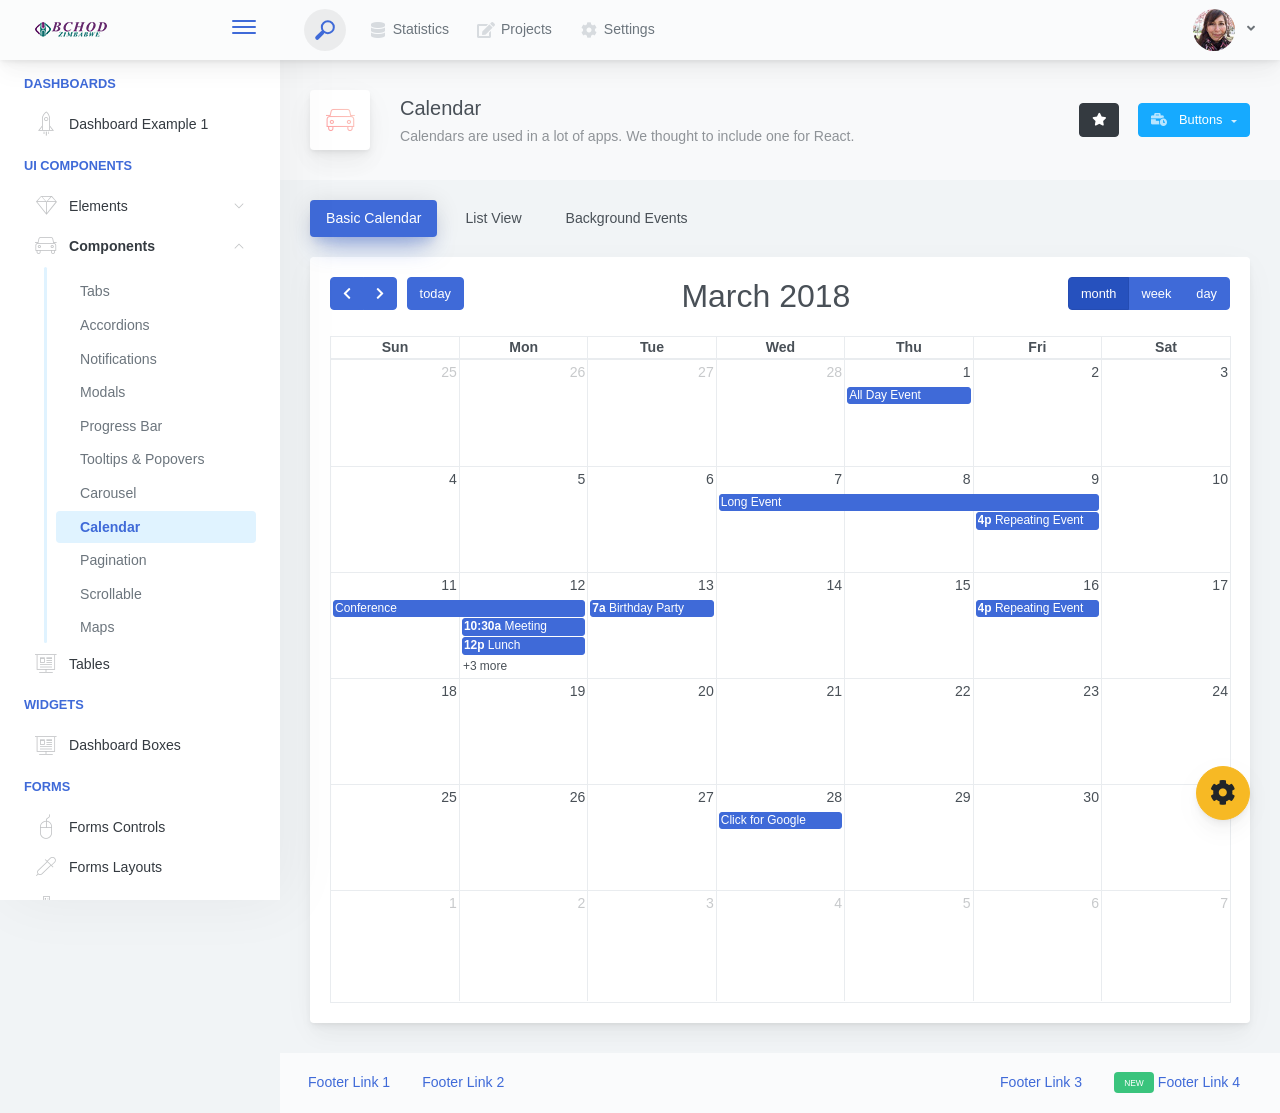
<file: public/main-view/components-calendar.html>
<!doctype html>
<html lang="en">

<head>
    <meta charset="utf-8">
    <meta http-equiv="X-UA-Compatible" content="IE=edge">
    <meta http-equiv="Content-Language" content="en">
    <meta http-equiv="Content-Type" content="text/html; charset=utf-8"/>
    <title>Calendar - Calendars are used in a lot of apps. We thought to include one for React.</title>
    <meta name="viewport" content="width=device-width, initial-scale=1, maximum-scale=1, user-scalable=no, shrink-to-fit=no" />
    <meta name="description" content="Calendars are used in a lot of apps. We thought to include one for React.">
    <meta name="msapplication-tap-highlight" content="no">
    <!--
    =========================================================
    * ArchitectUI HTML Theme Dashboard - v1.0.0
    =========================================================
    * Product Page: https://dashboardpack.com
    * Copyright 2019 DashboardPack (https://dashboardpack.com)
    * Licensed under MIT (https://github.com/DashboardPack/architectui-html-theme-free/blob/master/LICENSE)
    =========================================================
    * The above copyright notice and this permission notice shall be included in all copies or substantial portions of the Software.
    -->
<link href="./main.css" rel="stylesheet"></head>
<body>
    <div class="app-container app-theme-white body-tabs-shadow fixed-sidebar fixed-header">
        <div class="app-header header-shadow">
            <div class="app-header__logo">
                <div class="logo-src"></div>
                <div class="header__pane ml-auto">
                    <div>
                        <button type="button" class="hamburger close-sidebar-btn hamburger--elastic" data-class="closed-sidebar">
                            <span class="hamburger-box">
                                <span class="hamburger-inner"></span>
                            </span>
                        </button>
                    </div>
                </div>
            </div>
            <div class="app-header__mobile-menu">
                <div>
                    <button type="button" class="hamburger hamburger--elastic mobile-toggle-nav">
                        <span class="hamburger-box">
                            <span class="hamburger-inner"></span>
                        </span>
                    </button>
                </div>
            </div>
            <div class="app-header__menu">
                <span>
                    <button type="button" class="btn-icon btn-icon-only btn btn-primary btn-sm mobile-toggle-header-nav">
                        <span class="btn-icon-wrapper">
                            <i class="fa fa-ellipsis-v fa-w-6"></i>
                        </span>
                    </button>
                </span>
            </div>    <div class="app-header__content">
                <div class="app-header-left">
                    <div class="search-wrapper">
                        <div class="input-holder">
                            <input type="text" class="search-input" placeholder="Type to search">
                            <button class="search-icon"><span></span></button>
                        </div>
                        <button class="close"></button>
                    </div>
                    <ul class="header-menu nav">
                        <li class="nav-item">
                            <a href="javascript:void(0);" class="nav-link">
                                <i class="nav-link-icon fa fa-database"> </i>
                                Statistics
                            </a>
                        </li>
                        <li class="btn-group nav-item">
                            <a href="javascript:void(0);" class="nav-link">
                                <i class="nav-link-icon fa fa-edit"></i>
                                Projects
                            </a>
                        </li>
                        <li class="dropdown nav-item">
                            <a href="javascript:void(0);" class="nav-link">
                                <i class="nav-link-icon fa fa-cog"></i>
                                Settings
                            </a>
                        </li>
                    </ul>        </div>
                <div class="app-header-right">
                    <div class="header-btn-lg pr-0">
                        <div class="widget-content p-0">
                            <div class="widget-content-wrapper">
                                <div class="widget-content-left">
                                    <div class="btn-group">
                                        <a data-toggle="dropdown" aria-haspopup="true" aria-expanded="false" class="p-0 btn">
                                            <img width="42" class="rounded-circle" src="assets/images/avatars/1.jpg" alt="">
                                            <i class="fa fa-angle-down ml-2 opacity-8"></i>
                                        </a>
                                        <div tabindex="-1" role="menu" aria-hidden="true" class="dropdown-menu dropdown-menu-right">
                                            <button type="button" tabindex="0" class="dropdown-item">User Account</button>
                                            <button type="button" tabindex="0" class="dropdown-item">Settings</button>
                                            <h6 tabindex="-1" class="dropdown-header">Header</h6>
                                            <button type="button" tabindex="0" class="dropdown-item">Actions</button>
                                            <div tabindex="-1" class="dropdown-divider"></div>
                                            <button type="button" tabindex="0" class="dropdown-item">Dividers</button>
                                        </div>
                                    </div>
                                </div>
                                <div class="widget-content-left  ml-3 header-user-info">
                                    <div class="widget-heading">
                                        Alina Mclourd
                                    </div>
                                    <div class="widget-subheading">
                                        VP People Manager
                                    </div>
                                </div>
                                <div class="widget-content-right header-user-info ml-3">
                                    <button type="button" class="btn-shadow p-1 btn btn-primary btn-sm show-toastr-example">
                                        <i class="fa text-white fa-calendar pr-1 pl-1"></i>
                                    </button>
                                </div>
                            </div>
                        </div>
                    </div>        </div>
            </div>
        </div>        <div class="ui-theme-settings">
            <button type="button" id="TooltipDemo" class="btn-open-options btn btn-warning">
                <i class="fa fa-cog fa-w-16 fa-spin fa-2x"></i>
            </button>
            <div class="theme-settings__inner">
                <div class="scrollbar-container">
                    <div class="theme-settings__options-wrapper">
                        <h3 class="themeoptions-heading">Layout Options
                        </h3>
                        <div class="p-3">
                            <ul class="list-group">
                                <li class="list-group-item">
                                    <div class="widget-content p-0">
                                        <div class="widget-content-wrapper">
                                            <div class="widget-content-left mr-3">
                                                <div class="switch has-switch switch-container-class" data-class="fixed-header">
                                                    <div class="switch-animate switch-on">
                                                        <input type="checkbox" checked data-toggle="toggle" data-onstyle="success">
                                                    </div>
                                                </div>
                                            </div>
                                            <div class="widget-content-left">
                                                <div class="widget-heading">Fixed Header
                                                </div>
                                                <div class="widget-subheading">Makes the header top fixed, always visible!
                                                </div>
                                            </div>
                                        </div>
                                    </div>
                                </li>
                                <li class="list-group-item">
                                    <div class="widget-content p-0">
                                        <div class="widget-content-wrapper">
                                            <div class="widget-content-left mr-3">
                                                <div class="switch has-switch switch-container-class" data-class="fixed-sidebar">
                                                    <div class="switch-animate switch-on">
                                                        <input type="checkbox" checked data-toggle="toggle" data-onstyle="success">
                                                    </div>
                                                </div>
                                            </div>
                                            <div class="widget-content-left">
                                                <div class="widget-heading">Fixed Sidebar
                                                </div>
                                                <div class="widget-subheading">Makes the sidebar left fixed, always visible!
                                                </div>
                                            </div>
                                        </div>
                                    </div>
                                </li>
                                <li class="list-group-item">
                                    <div class="widget-content p-0">
                                        <div class="widget-content-wrapper">
                                            <div class="widget-content-left mr-3">
                                                <div class="switch has-switch switch-container-class" data-class="fixed-footer">
                                                    <div class="switch-animate switch-off">
                                                        <input type="checkbox" data-toggle="toggle" data-onstyle="success">
                                                    </div>
                                                </div>
                                            </div>
                                            <div class="widget-content-left">
                                                <div class="widget-heading">Fixed Footer
                                                </div>
                                                <div class="widget-subheading">Makes the app footer bottom fixed, always visible!
                                                </div>
                                            </div>
                                        </div>
                                    </div>
                                </li>
                            </ul>
                        </div>
                        <h3 class="themeoptions-heading">
                            <div>
                                Header Options
                            </div>
                            <button type="button" class="btn-pill btn-shadow btn-wide ml-auto btn btn-focus btn-sm switch-header-cs-class" data-class="">
                                Restore Default
                            </button>
                        </h3>
                        <div class="p-3">
                            <ul class="list-group">
                                <li class="list-group-item">
                                    <h5 class="pb-2">Choose Color Scheme
                                    </h5>
                                    <div class="theme-settings-swatches">
                                        <div class="swatch-holder bg-primary switch-header-cs-class" data-class="bg-primary header-text-light">
                                        </div>
                                        <div class="swatch-holder bg-secondary switch-header-cs-class" data-class="bg-secondary header-text-light">
                                        </div>
                                        <div class="swatch-holder bg-success switch-header-cs-class" data-class="bg-success header-text-dark">
                                        </div>
                                        <div class="swatch-holder bg-info switch-header-cs-class" data-class="bg-info header-text-dark">
                                        </div>
                                        <div class="swatch-holder bg-warning switch-header-cs-class" data-class="bg-warning header-text-dark">
                                        </div>
                                        <div class="swatch-holder bg-danger switch-header-cs-class" data-class="bg-danger header-text-light">
                                        </div>
                                        <div class="swatch-holder bg-light switch-header-cs-class" data-class="bg-light header-text-dark">
                                        </div>
                                        <div class="swatch-holder bg-dark switch-header-cs-class" data-class="bg-dark header-text-light">
                                        </div>
                                        <div class="swatch-holder bg-focus switch-header-cs-class" data-class="bg-focus header-text-light">
                                        </div>
                                        <div class="swatch-holder bg-alternate switch-header-cs-class" data-class="bg-alternate header-text-light">
                                        </div>
                                        <div class="divider">
                                        </div>
                                        <div class="swatch-holder bg-vicious-stance switch-header-cs-class" data-class="bg-vicious-stance header-text-light">
                                        </div>
                                        <div class="swatch-holder bg-midnight-bloom switch-header-cs-class" data-class="bg-midnight-bloom header-text-light">
                                        </div>
                                        <div class="swatch-holder bg-night-sky switch-header-cs-class" data-class="bg-night-sky header-text-light">
                                        </div>
                                        <div class="swatch-holder bg-slick-carbon switch-header-cs-class" data-class="bg-slick-carbon header-text-light">
                                        </div>
                                        <div class="swatch-holder bg-asteroid switch-header-cs-class" data-class="bg-asteroid header-text-light">
                                        </div>
                                        <div class="swatch-holder bg-royal switch-header-cs-class" data-class="bg-royal header-text-light">
                                        </div>
                                        <div class="swatch-holder bg-warm-flame switch-header-cs-class" data-class="bg-warm-flame header-text-dark">
                                        </div>
                                        <div class="swatch-holder bg-night-fade switch-header-cs-class" data-class="bg-night-fade header-text-dark">
                                        </div>
                                        <div class="swatch-holder bg-sunny-morning switch-header-cs-class" data-class="bg-sunny-morning header-text-dark">
                                        </div>
                                        <div class="swatch-holder bg-tempting-azure switch-header-cs-class" data-class="bg-tempting-azure header-text-dark">
                                        </div>
                                        <div class="swatch-holder bg-amy-crisp switch-header-cs-class" data-class="bg-amy-crisp header-text-dark">
                                        </div>
                                        <div class="swatch-holder bg-heavy-rain switch-header-cs-class" data-class="bg-heavy-rain header-text-dark">
                                        </div>
                                        <div class="swatch-holder bg-mean-fruit switch-header-cs-class" data-class="bg-mean-fruit header-text-dark">
                                        </div>
                                        <div class="swatch-holder bg-malibu-beach switch-header-cs-class" data-class="bg-malibu-beach header-text-light">
                                        </div>
                                        <div class="swatch-holder bg-deep-blue switch-header-cs-class" data-class="bg-deep-blue header-text-dark">
                                        </div>
                                        <div class="swatch-holder bg-ripe-malin switch-header-cs-class" data-class="bg-ripe-malin header-text-light">
                                        </div>
                                        <div class="swatch-holder bg-arielle-smile switch-header-cs-class" data-class="bg-arielle-smile header-text-light">
                                        </div>
                                        <div class="swatch-holder bg-plum-plate switch-header-cs-class" data-class="bg-plum-plate header-text-light">
                                        </div>
                                        <div class="swatch-holder bg-happy-fisher switch-header-cs-class" data-class="bg-happy-fisher header-text-dark">
                                        </div>
                                        <div class="swatch-holder bg-happy-itmeo switch-header-cs-class" data-class="bg-happy-itmeo header-text-light">
                                        </div>
                                        <div class="swatch-holder bg-mixed-hopes switch-header-cs-class" data-class="bg-mixed-hopes header-text-light">
                                        </div>
                                        <div class="swatch-holder bg-strong-bliss switch-header-cs-class" data-class="bg-strong-bliss header-text-light">
                                        </div>
                                        <div class="swatch-holder bg-grow-early switch-header-cs-class" data-class="bg-grow-early header-text-light">
                                        </div>
                                        <div class="swatch-holder bg-love-kiss switch-header-cs-class" data-class="bg-love-kiss header-text-light">
                                        </div>
                                        <div class="swatch-holder bg-premium-dark switch-header-cs-class" data-class="bg-premium-dark header-text-light">
                                        </div>
                                        <div class="swatch-holder bg-happy-green switch-header-cs-class" data-class="bg-happy-green header-text-light">
                                        </div>
                                    </div>
                                </li>
                            </ul>
                        </div>
                        <h3 class="themeoptions-heading">
                            <div>Sidebar Options</div>
                            <button type="button" class="btn-pill btn-shadow btn-wide ml-auto btn btn-focus btn-sm switch-sidebar-cs-class" data-class="">
                                Restore Default
                            </button>
                        </h3>
                        <div class="p-3">
                            <ul class="list-group">
                                <li class="list-group-item">
                                    <h5 class="pb-2">Choose Color Scheme
                                    </h5>
                                    <div class="theme-settings-swatches">
                                        <div class="swatch-holder bg-primary switch-sidebar-cs-class" data-class="bg-primary sidebar-text-light">
                                        </div>
                                        <div class="swatch-holder bg-secondary switch-sidebar-cs-class" data-class="bg-secondary sidebar-text-light">
                                        </div>
                                        <div class="swatch-holder bg-success switch-sidebar-cs-class" data-class="bg-success sidebar-text-dark">
                                        </div>
                                        <div class="swatch-holder bg-info switch-sidebar-cs-class" data-class="bg-info sidebar-text-dark">
                                        </div>
                                        <div class="swatch-holder bg-warning switch-sidebar-cs-class" data-class="bg-warning sidebar-text-dark">
                                        </div>
                                        <div class="swatch-holder bg-danger switch-sidebar-cs-class" data-class="bg-danger sidebar-text-light">
                                        </div>
                                        <div class="swatch-holder bg-light switch-sidebar-cs-class" data-class="bg-light sidebar-text-dark">
                                        </div>
                                        <div class="swatch-holder bg-dark switch-sidebar-cs-class" data-class="bg-dark sidebar-text-light">
                                        </div>
                                        <div class="swatch-holder bg-focus switch-sidebar-cs-class" data-class="bg-focus sidebar-text-light">
                                        </div>
                                        <div class="swatch-holder bg-alternate switch-sidebar-cs-class" data-class="bg-alternate sidebar-text-light">
                                        </div>
                                        <div class="divider">
                                        </div>
                                        <div class="swatch-holder bg-vicious-stance switch-sidebar-cs-class" data-class="bg-vicious-stance sidebar-text-light">
                                        </div>
                                        <div class="swatch-holder bg-midnight-bloom switch-sidebar-cs-class" data-class="bg-midnight-bloom sidebar-text-light">
                                        </div>
                                        <div class="swatch-holder bg-night-sky switch-sidebar-cs-class" data-class="bg-night-sky sidebar-text-light">
                                        </div>
                                        <div class="swatch-holder bg-slick-carbon switch-sidebar-cs-class" data-class="bg-slick-carbon sidebar-text-light">
                                        </div>
                                        <div class="swatch-holder bg-asteroid switch-sidebar-cs-class" data-class="bg-asteroid sidebar-text-light">
                                        </div>
                                        <div class="swatch-holder bg-royal switch-sidebar-cs-class" data-class="bg-royal sidebar-text-light">
                                        </div>
                                        <div class="swatch-holder bg-warm-flame switch-sidebar-cs-class" data-class="bg-warm-flame sidebar-text-dark">
                                        </div>
                                        <div class="swatch-holder bg-night-fade switch-sidebar-cs-class" data-class="bg-night-fade sidebar-text-dark">
                                        </div>
                                        <div class="swatch-holder bg-sunny-morning switch-sidebar-cs-class" data-class="bg-sunny-morning sidebar-text-dark">
                                        </div>
                                        <div class="swatch-holder bg-tempting-azure switch-sidebar-cs-class" data-class="bg-tempting-azure sidebar-text-dark">
                                        </div>
                                        <div class="swatch-holder bg-amy-crisp switch-sidebar-cs-class" data-class="bg-amy-crisp sidebar-text-dark">
                                        </div>
                                        <div class="swatch-holder bg-heavy-rain switch-sidebar-cs-class" data-class="bg-heavy-rain sidebar-text-dark">
                                        </div>
                                        <div class="swatch-holder bg-mean-fruit switch-sidebar-cs-class" data-class="bg-mean-fruit sidebar-text-dark">
                                        </div>
                                        <div class="swatch-holder bg-malibu-beach switch-sidebar-cs-class" data-class="bg-malibu-beach sidebar-text-light">
                                        </div>
                                        <div class="swatch-holder bg-deep-blue switch-sidebar-cs-class" data-class="bg-deep-blue sidebar-text-dark">
                                        </div>
                                        <div class="swatch-holder bg-ripe-malin switch-sidebar-cs-class" data-class="bg-ripe-malin sidebar-text-light">
                                        </div>
                                        <div class="swatch-holder bg-arielle-smile switch-sidebar-cs-class" data-class="bg-arielle-smile sidebar-text-light">
                                        </div>
                                        <div class="swatch-holder bg-plum-plate switch-sidebar-cs-class" data-class="bg-plum-plate sidebar-text-light">
                                        </div>
                                        <div class="swatch-holder bg-happy-fisher switch-sidebar-cs-class" data-class="bg-happy-fisher sidebar-text-dark">
                                        </div>
                                        <div class="swatch-holder bg-happy-itmeo switch-sidebar-cs-class" data-class="bg-happy-itmeo sidebar-text-light">
                                        </div>
                                        <div class="swatch-holder bg-mixed-hopes switch-sidebar-cs-class" data-class="bg-mixed-hopes sidebar-text-light">
                                        </div>
                                        <div class="swatch-holder bg-strong-bliss switch-sidebar-cs-class" data-class="bg-strong-bliss sidebar-text-light">
                                        </div>
                                        <div class="swatch-holder bg-grow-early switch-sidebar-cs-class" data-class="bg-grow-early sidebar-text-light">
                                        </div>
                                        <div class="swatch-holder bg-love-kiss switch-sidebar-cs-class" data-class="bg-love-kiss sidebar-text-light">
                                        </div>
                                        <div class="swatch-holder bg-premium-dark switch-sidebar-cs-class" data-class="bg-premium-dark sidebar-text-light">
                                        </div>
                                        <div class="swatch-holder bg-happy-green switch-sidebar-cs-class" data-class="bg-happy-green sidebar-text-light">
                                        </div>
                                    </div>
                                </li>
                            </ul>
                        </div>
                        <h3 class="themeoptions-heading">
                            <div>Main Content Options</div>
                            <button type="button" class="btn-pill btn-shadow btn-wide ml-auto active btn btn-focus btn-sm">Restore Default
                            </button>
                        </h3>
                        <div class="p-3">
                            <ul class="list-group">
                                <li class="list-group-item">
                                    <h5 class="pb-2">Page Section Tabs
                                    </h5>
                                    <div class="theme-settings-swatches">
                                        <div role="group" class="mt-2 btn-group">
                                            <button type="button" class="btn-wide btn-shadow btn-primary btn btn-secondary switch-theme-class" data-class="body-tabs-line">
                                                Line
                                            </button>
                                            <button type="button" class="btn-wide btn-shadow btn-primary active btn btn-secondary switch-theme-class" data-class="body-tabs-shadow">
                                                Shadow
                                            </button>
                                        </div>
                                    </div>
                                </li>
                            </ul>
                        </div>
                    </div>
                </div>
            </div>
        </div>        <div class="app-main">
                <div class="app-sidebar sidebar-shadow">
                    <div class="app-header__logo">
                        <div class="logo-src"></div>
                        <div class="header__pane ml-auto">
                            <div>
                                <button type="button" class="hamburger close-sidebar-btn hamburger--elastic" data-class="closed-sidebar">
                                    <span class="hamburger-box">
                                        <span class="hamburger-inner"></span>
                                    </span>
                                </button>
                            </div>
                        </div>
                    </div>
                    <div class="app-header__mobile-menu">
                        <div>
                            <button type="button" class="hamburger hamburger--elastic mobile-toggle-nav">
                                <span class="hamburger-box">
                                    <span class="hamburger-inner"></span>
                                </span>
                            </button>
                        </div>
                    </div>
                    <div class="app-header__menu">
                        <span>
                            <button type="button" class="btn-icon btn-icon-only btn btn-primary btn-sm mobile-toggle-header-nav">
                                <span class="btn-icon-wrapper">
                                    <i class="fa fa-ellipsis-v fa-w-6"></i>
                                </span>
                            </button>
                        </span>
                    </div>    <div class="scrollbar-sidebar">
                        <div class="app-sidebar__inner">
                            <ul class="vertical-nav-menu">
                                <li class="app-sidebar__heading">Dashboards</li>
                                <li>
                                    <a href="index.html">
                                        <i class="metismenu-icon pe-7s-rocket"></i>
                                        Dashboard Example 1
                                    </a>
                                </li>
                                <li class="app-sidebar__heading">UI Components</li>
                                <li
                                    
                                    
                                    
                                    
                                    
                                    
                                    
                                    
                                >
                                    <a href="#">
                                        <i class="metismenu-icon pe-7s-diamond"></i>
                                        Elements
                                        <i class="metismenu-state-icon pe-7s-angle-down caret-left"></i>
                                    </a>
                                    <ul
                                        
                                        
                                        
                                        
                                        
                                        
                                        
                                        
                                    >
                                        <li>
                                            <a href="elements-buttons-standard.html">
                                                <i class="metismenu-icon"></i>
                                                Buttons
                                            </a>
                                        </li>
                                        <li>
                                            <a href="elements-dropdowns.html">
                                                <i class="metismenu-icon">
                                                </i>Dropdowns
                                            </a>
                                        </li>
                                        <li>
                                            <a href="elements-icons.html">
                                                <i class="metismenu-icon">
                                                </i>Icons
                                            </a>
                                        </li>
                                        <li>
                                            <a href="elements-badges-labels.html">
                                                <i class="metismenu-icon">
                                                </i>Badges
                                            </a>
                                        </li>
                                        <li>
                                            <a href="elements-cards.html">
                                                <i class="metismenu-icon">
                                                </i>Cards
                                            </a>
                                        </li>
                                        <li>
                                            <a href="elements-list-group.html">
                                                <i class="metismenu-icon">
                                                </i>List Groups
                                            </a>
                                        </li>
                                        <li>
                                            <a href="elements-navigation.html">
                                                <i class="metismenu-icon">
                                                </i>Navigation Menus
                                            </a>
                                        </li>
                                        <li>
                                            <a href="elements-utilities.html">
                                                <i class="metismenu-icon">
                                                </i>Utilities
                                            </a>
                                        </li>
                                    </ul>
                                </li>
                                <li
                                    
                                    
                                    
                                    
                                    
                                    
                                    
                                     class="mm-active"
                                    
                                    
                                    
                                >
                                    <a href="#">
                                        <i class="metismenu-icon pe-7s-car"></i>
                                        Components
                                        <i class="metismenu-state-icon pe-7s-angle-down caret-left"></i>
                                    </a>
                                    <ul
                                        
                                        
                                        
                                        
                                        
                                        
                                        
                                         class="mm-show"
                                        
                                        
                                        
                                    >
                                        <li>
                                            <a href="components-tabs.html">
                                                <i class="metismenu-icon">
                                                </i>Tabs
                                            </a>
                                        </li>
                                        <li>
                                            <a href="components-accordions.html">
                                                <i class="metismenu-icon">
                                                </i>Accordions
                                            </a>
                                        </li>
                                        <li>
                                            <a href="components-notifications.html">
                                                <i class="metismenu-icon">
                                                </i>Notifications
                                            </a>
                                        </li>
                                        <li>
                                            <a href="components-modals.html">
                                                <i class="metismenu-icon">
                                                </i>Modals
                                            </a>
                                        </li>
                                        <li>
                                            <a href="components-progress-bar.html">
                                                <i class="metismenu-icon">
                                                </i>Progress Bar
                                            </a>
                                        </li>
                                        <li>
                                            <a href="components-tooltips-popovers.html">
                                                <i class="metismenu-icon">
                                                </i>Tooltips &amp; Popovers
                                            </a>
                                        </li>
                                        <li>
                                            <a href="components-carousel.html">
                                                <i class="metismenu-icon">
                                                </i>Carousel
                                            </a>
                                        </li>
                                        <li>
                                            <a href="components-calendar.html" class="mm-active">
                                                <i class="metismenu-icon">
                                                </i>Calendar
                                            </a>
                                        </li>
                                        <li>
                                            <a href="components-pagination.html">
                                                <i class="metismenu-icon">
                                                </i>Pagination
                                            </a>
                                        </li>
                                        <li>
                                            <a href="components-scrollable-elements.html">
                                                <i class="metismenu-icon">
                                                </i>Scrollable
                                            </a>
                                        </li>
                                        <li>
                                            <a href="components-maps.html">
                                                <i class="metismenu-icon">
                                                </i>Maps
                                            </a>
                                        </li>
                                    </ul>
                                </li>
                                <li  >
                                    <a href="tables-regular.html">
                                        <i class="metismenu-icon pe-7s-display2"></i>
                                        Tables
                                    </a>
                                </li>
                                <li class="app-sidebar__heading">Widgets</li>
                                <li>
                                    <a href="dashboard-boxes.html">
                                        <i class="metismenu-icon pe-7s-display2"></i>
                                        Dashboard Boxes
                                    </a>
                                </li>
                                <li class="app-sidebar__heading">Forms</li>
                                <li>
                                    <a href="forms-controls.html">
                                        <i class="metismenu-icon pe-7s-mouse">
                                        </i>Forms Controls
                                    </a>
                                </li>
                                <li>
                                    <a href="forms-layouts.html">
                                        <i class="metismenu-icon pe-7s-eyedropper">
                                        </i>Forms Layouts
                                    </a>
                                </li>
                                <li>
                                    <a href="forms-validation.html">
                                        <i class="metismenu-icon pe-7s-pendrive">
                                        </i>Forms Validation
                                    </a>
                                </li>
                                <li class="app-sidebar__heading">Charts</li>
                                <li>
                                    <a href="charts-chartjs.html">
                                        <i class="metismenu-icon pe-7s-graph2">
                                        </i>ChartJS
                                    </a>
                                </li>
                                <li class="app-sidebar__heading">PRO Version</li>
                                <li>
                                    <a href="https://dashboardpack.com/theme-details/architectui-dashboard-html-pro/" target="_blank">
                                        <i class="metismenu-icon pe-7s-graph2">
                                        </i>
                                        Upgrade to PRO
                                    </a>
                                </li>
                            </ul>
                        </div>
                    </div>
                </div>    <div class="app-main__outer">
                    <div class="app-main__inner">
                        <div class="app-page-title">
                            <div class="page-title-wrapper">
                                <div class="page-title-heading">
                                    <div class="page-title-icon">
                                        <i class="pe-7s-car icon-gradient bg-warm-flame">
                                        </i>
                                    </div>
                                    <div>Calendar
                                        <div class="page-title-subheading">Calendars are used in a lot of apps. We thought to include one for React.
                                        </div>
                                    </div>
                                </div>
                                <div class="page-title-actions">
                                    <button type="button" data-toggle="tooltip" title="Example Tooltip" data-placement="bottom" class="btn-shadow mr-3 btn btn-dark">
                                        <i class="fa fa-star"></i>
                                    </button>
                                    <div class="d-inline-block dropdown">
                                        <button type="button" data-toggle="dropdown" aria-haspopup="true" aria-expanded="false" class="btn-shadow dropdown-toggle btn btn-info">
                                            <span class="btn-icon-wrapper pr-2 opacity-7">
                                                <i class="fa fa-business-time fa-w-20"></i>
                                            </span>
                                            Buttons
                                        </button>
                                        <div tabindex="-1" role="menu" aria-hidden="true" class="dropdown-menu dropdown-menu-right">
                                            <ul class="nav flex-column">
                                                <li class="nav-item">
                                                    <a href="javascript:void(0);" class="nav-link">
                                                        <i class="nav-link-icon lnr-inbox"></i>
                                                        <span>
                                                            Inbox
                                                        </span>
                                                        <div class="ml-auto badge badge-pill badge-secondary">86</div>
                                                    </a>
                                                </li>
                                                <li class="nav-item">
                                                    <a href="javascript:void(0);" class="nav-link">
                                                        <i class="nav-link-icon lnr-book"></i>
                                                        <span>
                                                            Book
                                                        </span>
                                                        <div class="ml-auto badge badge-pill badge-danger">5</div>
                                                    </a>
                                                </li>
                                                <li class="nav-item">
                                                    <a href="javascript:void(0);" class="nav-link">
                                                        <i class="nav-link-icon lnr-picture"></i>
                                                        <span>
                                                            Picture
                                                        </span>
                                                    </a>
                                                </li>
                                                <li class="nav-item">
                                                    <a disabled href="javascript:void(0);" class="nav-link disabled">
                                                        <i class="nav-link-icon lnr-file-empty"></i>
                                                        <span>
                                                            File Disabled
                                                        </span>
                                                    </a>
                                                </li>
                                            </ul>
                                        </div>
                                    </div>
                                </div>    </div>
                        </div>            <ul class="body-tabs body-tabs-layout tabs-animated body-tabs-animated nav">
                            <li class="nav-item">
                                <a role="tab" class="nav-link active" id="tab-0" data-toggle="tab" href="#tab-content-0">
                                    <span>Basic Calendar</span>
                                </a>
                            </li>
                            <li class="nav-item">
                                <a role="tab" class="nav-link" id="tab-1" data-toggle="tab" href="#tab-content-1">
                                    <span>List View</span>
                                </a>
                            </li>
                            <li class="nav-item">
                                <a role="tab" class="nav-link" id="tab-2" data-toggle="tab" href="#tab-content-2">
                                    <span>Background Events</span>
                                </a>
                            </li>
                        </ul>
                        <div class="tab-content">
                            <div class="tab-pane tabs-animation fade show active" id="tab-content-0" role="tabpanel">
                                <div class="main-card mb-3 card">
                                    <div class="card-body">
                                        <div id='calendar'></div>
                                    </div>
                                </div>
                            </div>
                            <div class="tab-pane tabs-animation fade" id="tab-content-1" role="tabpanel">
                                <div class="main-card mb-3 card">
                                    <div class="card-body">
                                        <div id='calendar-list'></div>
                                    </div>
                                </div>
                            </div>
                            <div class="tab-pane tabs-animation fade" id="tab-content-2" role="tabpanel">
                                <div class="main-card mb-3 card">
                                    <div class="card-body">
                                        <div id="calendar-bg-events"></div>
                                    </div>
                                </div>
                            </div>
                        </div>
                    </div>
                    <div class="app-wrapper-footer">
                        <div class="app-footer">
                            <div class="app-footer__inner">
                                <div class="app-footer-left">
                                    <ul class="nav">
                                        <li class="nav-item">
                                            <a href="javascript:void(0);" class="nav-link">
                                                Footer Link 1
                                            </a>
                                        </li>
                                        <li class="nav-item">
                                            <a href="javascript:void(0);" class="nav-link">
                                                Footer Link 2
                                            </a>
                                        </li>
                                    </ul>
                                </div>
                                <div class="app-footer-right">
                                    <ul class="nav">
                                        <li class="nav-item">
                                            <a href="javascript:void(0);" class="nav-link">
                                                Footer Link 3
                                            </a>
                                        </li>
                                        <li class="nav-item">
                                            <a href="javascript:void(0);" class="nav-link">
                                                <div class="badge badge-success mr-1 ml-0">
                                                    <small>NEW</small>
                                                </div>
                                                Footer Link 4
                                            </a>
                                        </li>
                                    </ul>
                                </div>
                            </div>
                        </div>
                    </div>    </div>
        </div>
    </div>
<script type="text/javascript" src="./assets/scripts/main.js"></script></body>
</html>
</file>
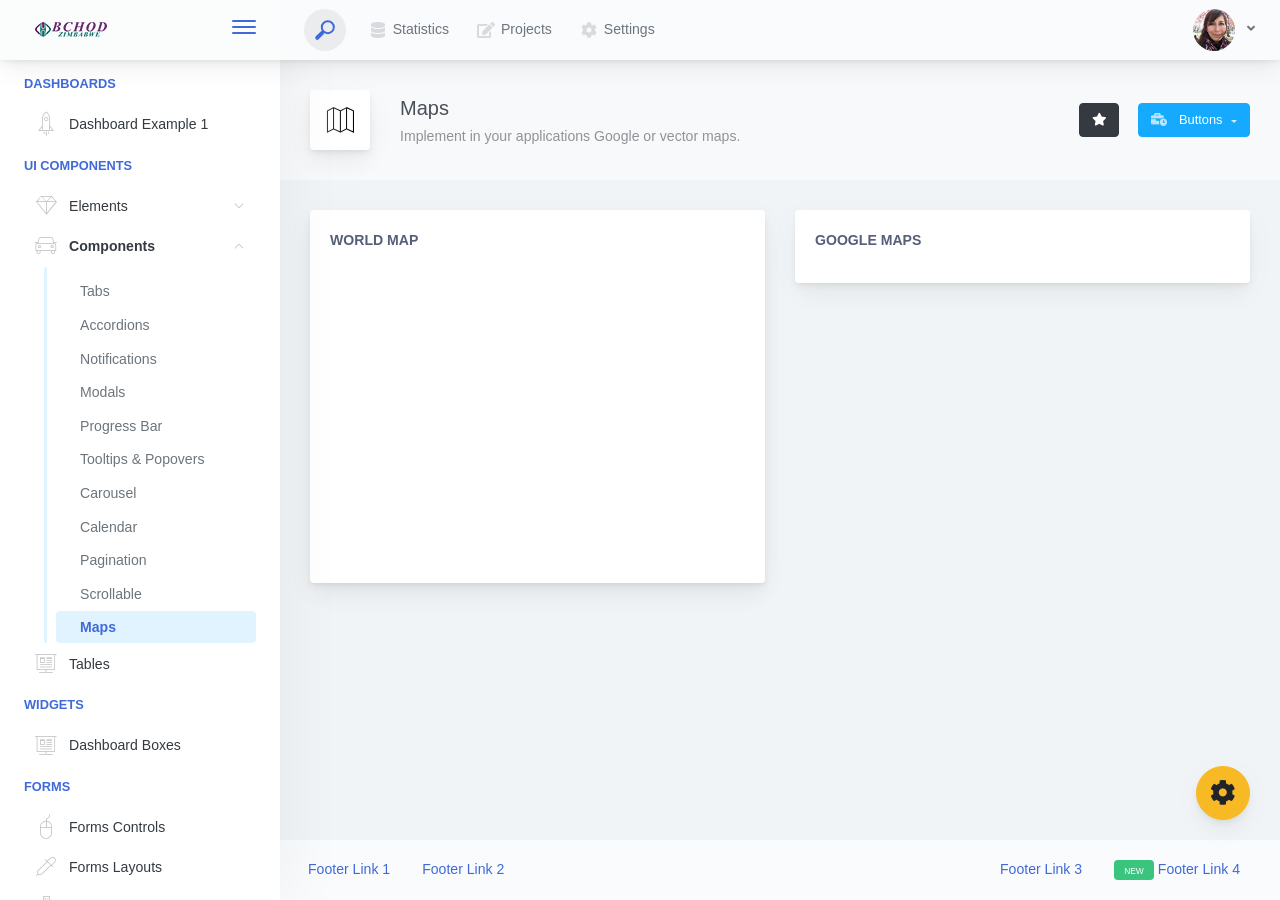
<file: public/main-view/components-maps.html>
<!doctype html>
<html lang="en">

<head>
    <meta charset="utf-8">
    <meta http-equiv="X-UA-Compatible" content="IE=edge">
    <meta http-equiv="Content-Language" content="en">
    <meta http-equiv="Content-Type" content="text/html; charset=utf-8"/>
    <title>Maps - Implement in your applications Google or vector maps.</title>
    <meta name="viewport" content="width=device-width, initial-scale=1, maximum-scale=1, user-scalable=no, shrink-to-fit=no" />
    <meta name="description" content="Implement in your applications Google or vector maps.">
    <meta name="msapplication-tap-highlight" content="no">
    <!--
    =========================================================
    * ArchitectUI HTML Theme Dashboard - v1.0.0
    =========================================================
    * Product Page: https://dashboardpack.com
    * Copyright 2019 DashboardPack (https://dashboardpack.com)
    * Licensed under MIT (https://github.com/DashboardPack/architectui-html-theme-free/blob/master/LICENSE)
    =========================================================
    * The above copyright notice and this permission notice shall be included in all copies or substantial portions of the Software.
    -->
<link href="./main.css" rel="stylesheet"></head>
<body>
    <div class="app-container app-theme-white body-tabs-shadow fixed-sidebar fixed-header">
        <div class="app-header header-shadow">
            <div class="app-header__logo">
                <div class="logo-src"></div>
                <div class="header__pane ml-auto">
                    <div>
                        <button type="button" class="hamburger close-sidebar-btn hamburger--elastic" data-class="closed-sidebar">
                            <span class="hamburger-box">
                                <span class="hamburger-inner"></span>
                            </span>
                        </button>
                    </div>
                </div>
            </div>
            <div class="app-header__mobile-menu">
                <div>
                    <button type="button" class="hamburger hamburger--elastic mobile-toggle-nav">
                        <span class="hamburger-box">
                            <span class="hamburger-inner"></span>
                        </span>
                    </button>
                </div>
            </div>
            <div class="app-header__menu">
                <span>
                    <button type="button" class="btn-icon btn-icon-only btn btn-primary btn-sm mobile-toggle-header-nav">
                        <span class="btn-icon-wrapper">
                            <i class="fa fa-ellipsis-v fa-w-6"></i>
                        </span>
                    </button>
                </span>
            </div>    <div class="app-header__content">
                <div class="app-header-left">
                    <div class="search-wrapper">
                        <div class="input-holder">
                            <input type="text" class="search-input" placeholder="Type to search">
                            <button class="search-icon"><span></span></button>
                        </div>
                        <button class="close"></button>
                    </div>
                    <ul class="header-menu nav">
                        <li class="nav-item">
                            <a href="javascript:void(0);" class="nav-link">
                                <i class="nav-link-icon fa fa-database"> </i>
                                Statistics
                            </a>
                        </li>
                        <li class="btn-group nav-item">
                            <a href="javascript:void(0);" class="nav-link">
                                <i class="nav-link-icon fa fa-edit"></i>
                                Projects
                            </a>
                        </li>
                        <li class="dropdown nav-item">
                            <a href="javascript:void(0);" class="nav-link">
                                <i class="nav-link-icon fa fa-cog"></i>
                                Settings
                            </a>
                        </li>
                    </ul>        </div>
                <div class="app-header-right">
                    <div class="header-btn-lg pr-0">
                        <div class="widget-content p-0">
                            <div class="widget-content-wrapper">
                                <div class="widget-content-left">
                                    <div class="btn-group">
                                        <a data-toggle="dropdown" aria-haspopup="true" aria-expanded="false" class="p-0 btn">
                                            <img width="42" class="rounded-circle" src="assets/images/avatars/1.jpg" alt="">
                                            <i class="fa fa-angle-down ml-2 opacity-8"></i>
                                        </a>
                                        <div tabindex="-1" role="menu" aria-hidden="true" class="dropdown-menu dropdown-menu-right">
                                            <button type="button" tabindex="0" class="dropdown-item">User Account</button>
                                            <button type="button" tabindex="0" class="dropdown-item">Settings</button>
                                            <h6 tabindex="-1" class="dropdown-header">Header</h6>
                                            <button type="button" tabindex="0" class="dropdown-item">Actions</button>
                                            <div tabindex="-1" class="dropdown-divider"></div>
                                            <button type="button" tabindex="0" class="dropdown-item">Dividers</button>
                                        </div>
                                    </div>
                                </div>
                                <div class="widget-content-left  ml-3 header-user-info">
                                    <div class="widget-heading">
                                        Alina Mclourd
                                    </div>
                                    <div class="widget-subheading">
                                        VP People Manager
                                    </div>
                                </div>
                                <div class="widget-content-right header-user-info ml-3">
                                    <button type="button" class="btn-shadow p-1 btn btn-primary btn-sm show-toastr-example">
                                        <i class="fa text-white fa-calendar pr-1 pl-1"></i>
                                    </button>
                                </div>
                            </div>
                        </div>
                    </div>        </div>
            </div>
        </div>        <div class="ui-theme-settings">
            <button type="button" id="TooltipDemo" class="btn-open-options btn btn-warning">
                <i class="fa fa-cog fa-w-16 fa-spin fa-2x"></i>
            </button>
            <div class="theme-settings__inner">
                <div class="scrollbar-container">
                    <div class="theme-settings__options-wrapper">
                        <h3 class="themeoptions-heading">Layout Options
                        </h3>
                        <div class="p-3">
                            <ul class="list-group">
                                <li class="list-group-item">
                                    <div class="widget-content p-0">
                                        <div class="widget-content-wrapper">
                                            <div class="widget-content-left mr-3">
                                                <div class="switch has-switch switch-container-class" data-class="fixed-header">
                                                    <div class="switch-animate switch-on">
                                                        <input type="checkbox" checked data-toggle="toggle" data-onstyle="success">
                                                    </div>
                                                </div>
                                            </div>
                                            <div class="widget-content-left">
                                                <div class="widget-heading">Fixed Header
                                                </div>
                                                <div class="widget-subheading">Makes the header top fixed, always visible!
                                                </div>
                                            </div>
                                        </div>
                                    </div>
                                </li>
                                <li class="list-group-item">
                                    <div class="widget-content p-0">
                                        <div class="widget-content-wrapper">
                                            <div class="widget-content-left mr-3">
                                                <div class="switch has-switch switch-container-class" data-class="fixed-sidebar">
                                                    <div class="switch-animate switch-on">
                                                        <input type="checkbox" checked data-toggle="toggle" data-onstyle="success">
                                                    </div>
                                                </div>
                                            </div>
                                            <div class="widget-content-left">
                                                <div class="widget-heading">Fixed Sidebar
                                                </div>
                                                <div class="widget-subheading">Makes the sidebar left fixed, always visible!
                                                </div>
                                            </div>
                                        </div>
                                    </div>
                                </li>
                                <li class="list-group-item">
                                    <div class="widget-content p-0">
                                        <div class="widget-content-wrapper">
                                            <div class="widget-content-left mr-3">
                                                <div class="switch has-switch switch-container-class" data-class="fixed-footer">
                                                    <div class="switch-animate switch-off">
                                                        <input type="checkbox" data-toggle="toggle" data-onstyle="success">
                                                    </div>
                                                </div>
                                            </div>
                                            <div class="widget-content-left">
                                                <div class="widget-heading">Fixed Footer
                                                </div>
                                                <div class="widget-subheading">Makes the app footer bottom fixed, always visible!
                                                </div>
                                            </div>
                                        </div>
                                    </div>
                                </li>
                            </ul>
                        </div>
                        <h3 class="themeoptions-heading">
                            <div>
                                Header Options
                            </div>
                            <button type="button" class="btn-pill btn-shadow btn-wide ml-auto btn btn-focus btn-sm switch-header-cs-class" data-class="">
                                Restore Default
                            </button>
                        </h3>
                        <div class="p-3">
                            <ul class="list-group">
                                <li class="list-group-item">
                                    <h5 class="pb-2">Choose Color Scheme
                                    </h5>
                                    <div class="theme-settings-swatches">
                                        <div class="swatch-holder bg-primary switch-header-cs-class" data-class="bg-primary header-text-light">
                                        </div>
                                        <div class="swatch-holder bg-secondary switch-header-cs-class" data-class="bg-secondary header-text-light">
                                        </div>
                                        <div class="swatch-holder bg-success switch-header-cs-class" data-class="bg-success header-text-dark">
                                        </div>
                                        <div class="swatch-holder bg-info switch-header-cs-class" data-class="bg-info header-text-dark">
                                        </div>
                                        <div class="swatch-holder bg-warning switch-header-cs-class" data-class="bg-warning header-text-dark">
                                        </div>
                                        <div class="swatch-holder bg-danger switch-header-cs-class" data-class="bg-danger header-text-light">
                                        </div>
                                        <div class="swatch-holder bg-light switch-header-cs-class" data-class="bg-light header-text-dark">
                                        </div>
                                        <div class="swatch-holder bg-dark switch-header-cs-class" data-class="bg-dark header-text-light">
                                        </div>
                                        <div class="swatch-holder bg-focus switch-header-cs-class" data-class="bg-focus header-text-light">
                                        </div>
                                        <div class="swatch-holder bg-alternate switch-header-cs-class" data-class="bg-alternate header-text-light">
                                        </div>
                                        <div class="divider">
                                        </div>
                                        <div class="swatch-holder bg-vicious-stance switch-header-cs-class" data-class="bg-vicious-stance header-text-light">
                                        </div>
                                        <div class="swatch-holder bg-midnight-bloom switch-header-cs-class" data-class="bg-midnight-bloom header-text-light">
                                        </div>
                                        <div class="swatch-holder bg-night-sky switch-header-cs-class" data-class="bg-night-sky header-text-light">
                                        </div>
                                        <div class="swatch-holder bg-slick-carbon switch-header-cs-class" data-class="bg-slick-carbon header-text-light">
                                        </div>
                                        <div class="swatch-holder bg-asteroid switch-header-cs-class" data-class="bg-asteroid header-text-light">
                                        </div>
                                        <div class="swatch-holder bg-royal switch-header-cs-class" data-class="bg-royal header-text-light">
                                        </div>
                                        <div class="swatch-holder bg-warm-flame switch-header-cs-class" data-class="bg-warm-flame header-text-dark">
                                        </div>
                                        <div class="swatch-holder bg-night-fade switch-header-cs-class" data-class="bg-night-fade header-text-dark">
                                        </div>
                                        <div class="swatch-holder bg-sunny-morning switch-header-cs-class" data-class="bg-sunny-morning header-text-dark">
                                        </div>
                                        <div class="swatch-holder bg-tempting-azure switch-header-cs-class" data-class="bg-tempting-azure header-text-dark">
                                        </div>
                                        <div class="swatch-holder bg-amy-crisp switch-header-cs-class" data-class="bg-amy-crisp header-text-dark">
                                        </div>
                                        <div class="swatch-holder bg-heavy-rain switch-header-cs-class" data-class="bg-heavy-rain header-text-dark">
                                        </div>
                                        <div class="swatch-holder bg-mean-fruit switch-header-cs-class" data-class="bg-mean-fruit header-text-dark">
                                        </div>
                                        <div class="swatch-holder bg-malibu-beach switch-header-cs-class" data-class="bg-malibu-beach header-text-light">
                                        </div>
                                        <div class="swatch-holder bg-deep-blue switch-header-cs-class" data-class="bg-deep-blue header-text-dark">
                                        </div>
                                        <div class="swatch-holder bg-ripe-malin switch-header-cs-class" data-class="bg-ripe-malin header-text-light">
                                        </div>
                                        <div class="swatch-holder bg-arielle-smile switch-header-cs-class" data-class="bg-arielle-smile header-text-light">
                                        </div>
                                        <div class="swatch-holder bg-plum-plate switch-header-cs-class" data-class="bg-plum-plate header-text-light">
                                        </div>
                                        <div class="swatch-holder bg-happy-fisher switch-header-cs-class" data-class="bg-happy-fisher header-text-dark">
                                        </div>
                                        <div class="swatch-holder bg-happy-itmeo switch-header-cs-class" data-class="bg-happy-itmeo header-text-light">
                                        </div>
                                        <div class="swatch-holder bg-mixed-hopes switch-header-cs-class" data-class="bg-mixed-hopes header-text-light">
                                        </div>
                                        <div class="swatch-holder bg-strong-bliss switch-header-cs-class" data-class="bg-strong-bliss header-text-light">
                                        </div>
                                        <div class="swatch-holder bg-grow-early switch-header-cs-class" data-class="bg-grow-early header-text-light">
                                        </div>
                                        <div class="swatch-holder bg-love-kiss switch-header-cs-class" data-class="bg-love-kiss header-text-light">
                                        </div>
                                        <div class="swatch-holder bg-premium-dark switch-header-cs-class" data-class="bg-premium-dark header-text-light">
                                        </div>
                                        <div class="swatch-holder bg-happy-green switch-header-cs-class" data-class="bg-happy-green header-text-light">
                                        </div>
                                    </div>
                                </li>
                            </ul>
                        </div>
                        <h3 class="themeoptions-heading">
                            <div>Sidebar Options</div>
                            <button type="button" class="btn-pill btn-shadow btn-wide ml-auto btn btn-focus btn-sm switch-sidebar-cs-class" data-class="">
                                Restore Default
                            </button>
                        </h3>
                        <div class="p-3">
                            <ul class="list-group">
                                <li class="list-group-item">
                                    <h5 class="pb-2">Choose Color Scheme
                                    </h5>
                                    <div class="theme-settings-swatches">
                                        <div class="swatch-holder bg-primary switch-sidebar-cs-class" data-class="bg-primary sidebar-text-light">
                                        </div>
                                        <div class="swatch-holder bg-secondary switch-sidebar-cs-class" data-class="bg-secondary sidebar-text-light">
                                        </div>
                                        <div class="swatch-holder bg-success switch-sidebar-cs-class" data-class="bg-success sidebar-text-dark">
                                        </div>
                                        <div class="swatch-holder bg-info switch-sidebar-cs-class" data-class="bg-info sidebar-text-dark">
                                        </div>
                                        <div class="swatch-holder bg-warning switch-sidebar-cs-class" data-class="bg-warning sidebar-text-dark">
                                        </div>
                                        <div class="swatch-holder bg-danger switch-sidebar-cs-class" data-class="bg-danger sidebar-text-light">
                                        </div>
                                        <div class="swatch-holder bg-light switch-sidebar-cs-class" data-class="bg-light sidebar-text-dark">
                                        </div>
                                        <div class="swatch-holder bg-dark switch-sidebar-cs-class" data-class="bg-dark sidebar-text-light">
                                        </div>
                                        <div class="swatch-holder bg-focus switch-sidebar-cs-class" data-class="bg-focus sidebar-text-light">
                                        </div>
                                        <div class="swatch-holder bg-alternate switch-sidebar-cs-class" data-class="bg-alternate sidebar-text-light">
                                        </div>
                                        <div class="divider">
                                        </div>
                                        <div class="swatch-holder bg-vicious-stance switch-sidebar-cs-class" data-class="bg-vicious-stance sidebar-text-light">
                                        </div>
                                        <div class="swatch-holder bg-midnight-bloom switch-sidebar-cs-class" data-class="bg-midnight-bloom sidebar-text-light">
                                        </div>
                                        <div class="swatch-holder bg-night-sky switch-sidebar-cs-class" data-class="bg-night-sky sidebar-text-light">
                                        </div>
                                        <div class="swatch-holder bg-slick-carbon switch-sidebar-cs-class" data-class="bg-slick-carbon sidebar-text-light">
                                        </div>
                                        <div class="swatch-holder bg-asteroid switch-sidebar-cs-class" data-class="bg-asteroid sidebar-text-light">
                                        </div>
                                        <div class="swatch-holder bg-royal switch-sidebar-cs-class" data-class="bg-royal sidebar-text-light">
                                        </div>
                                        <div class="swatch-holder bg-warm-flame switch-sidebar-cs-class" data-class="bg-warm-flame sidebar-text-dark">
                                        </div>
                                        <div class="swatch-holder bg-night-fade switch-sidebar-cs-class" data-class="bg-night-fade sidebar-text-dark">
                                        </div>
                                        <div class="swatch-holder bg-sunny-morning switch-sidebar-cs-class" data-class="bg-sunny-morning sidebar-text-dark">
                                        </div>
                                        <div class="swatch-holder bg-tempting-azure switch-sidebar-cs-class" data-class="bg-tempting-azure sidebar-text-dark">
                                        </div>
                                        <div class="swatch-holder bg-amy-crisp switch-sidebar-cs-class" data-class="bg-amy-crisp sidebar-text-dark">
                                        </div>
                                        <div class="swatch-holder bg-heavy-rain switch-sidebar-cs-class" data-class="bg-heavy-rain sidebar-text-dark">
                                        </div>
                                        <div class="swatch-holder bg-mean-fruit switch-sidebar-cs-class" data-class="bg-mean-fruit sidebar-text-dark">
                                        </div>
                                        <div class="swatch-holder bg-malibu-beach switch-sidebar-cs-class" data-class="bg-malibu-beach sidebar-text-light">
                                        </div>
                                        <div class="swatch-holder bg-deep-blue switch-sidebar-cs-class" data-class="bg-deep-blue sidebar-text-dark">
                                        </div>
                                        <div class="swatch-holder bg-ripe-malin switch-sidebar-cs-class" data-class="bg-ripe-malin sidebar-text-light">
                                        </div>
                                        <div class="swatch-holder bg-arielle-smile switch-sidebar-cs-class" data-class="bg-arielle-smile sidebar-text-light">
                                        </div>
                                        <div class="swatch-holder bg-plum-plate switch-sidebar-cs-class" data-class="bg-plum-plate sidebar-text-light">
                                        </div>
                                        <div class="swatch-holder bg-happy-fisher switch-sidebar-cs-class" data-class="bg-happy-fisher sidebar-text-dark">
                                        </div>
                                        <div class="swatch-holder bg-happy-itmeo switch-sidebar-cs-class" data-class="bg-happy-itmeo sidebar-text-light">
                                        </div>
                                        <div class="swatch-holder bg-mixed-hopes switch-sidebar-cs-class" data-class="bg-mixed-hopes sidebar-text-light">
                                        </div>
                                        <div class="swatch-holder bg-strong-bliss switch-sidebar-cs-class" data-class="bg-strong-bliss sidebar-text-light">
                                        </div>
                                        <div class="swatch-holder bg-grow-early switch-sidebar-cs-class" data-class="bg-grow-early sidebar-text-light">
                                        </div>
                                        <div class="swatch-holder bg-love-kiss switch-sidebar-cs-class" data-class="bg-love-kiss sidebar-text-light">
                                        </div>
                                        <div class="swatch-holder bg-premium-dark switch-sidebar-cs-class" data-class="bg-premium-dark sidebar-text-light">
                                        </div>
                                        <div class="swatch-holder bg-happy-green switch-sidebar-cs-class" data-class="bg-happy-green sidebar-text-light">
                                        </div>
                                    </div>
                                </li>
                            </ul>
                        </div>
                        <h3 class="themeoptions-heading">
                            <div>Main Content Options</div>
                            <button type="button" class="btn-pill btn-shadow btn-wide ml-auto active btn btn-focus btn-sm">Restore Default
                            </button>
                        </h3>
                        <div class="p-3">
                            <ul class="list-group">
                                <li class="list-group-item">
                                    <h5 class="pb-2">Page Section Tabs
                                    </h5>
                                    <div class="theme-settings-swatches">
                                        <div role="group" class="mt-2 btn-group">
                                            <button type="button" class="btn-wide btn-shadow btn-primary btn btn-secondary switch-theme-class" data-class="body-tabs-line">
                                                Line
                                            </button>
                                            <button type="button" class="btn-wide btn-shadow btn-primary active btn btn-secondary switch-theme-class" data-class="body-tabs-shadow">
                                                Shadow
                                            </button>
                                        </div>
                                    </div>
                                </li>
                            </ul>
                        </div>
                    </div>
                </div>
            </div>
        </div>        <div class="app-main">
                <div class="app-sidebar sidebar-shadow">
                    <div class="app-header__logo">
                        <div class="logo-src"></div>
                        <div class="header__pane ml-auto">
                            <div>
                                <button type="button" class="hamburger close-sidebar-btn hamburger--elastic" data-class="closed-sidebar">
                                    <span class="hamburger-box">
                                        <span class="hamburger-inner"></span>
                                    </span>
                                </button>
                            </div>
                        </div>
                    </div>
                    <div class="app-header__mobile-menu">
                        <div>
                            <button type="button" class="hamburger hamburger--elastic mobile-toggle-nav">
                                <span class="hamburger-box">
                                    <span class="hamburger-inner"></span>
                                </span>
                            </button>
                        </div>
                    </div>
                    <div class="app-header__menu">
                        <span>
                            <button type="button" class="btn-icon btn-icon-only btn btn-primary btn-sm mobile-toggle-header-nav">
                                <span class="btn-icon-wrapper">
                                    <i class="fa fa-ellipsis-v fa-w-6"></i>
                                </span>
                            </button>
                        </span>
                    </div>    <div class="scrollbar-sidebar">
                        <div class="app-sidebar__inner">
                            <ul class="vertical-nav-menu">
                                <li class="app-sidebar__heading">Dashboards</li>
                                <li>
                                    <a href="index.html">
                                        <i class="metismenu-icon pe-7s-rocket"></i>
                                        Dashboard Example 1
                                    </a>
                                </li>
                                <li class="app-sidebar__heading">UI Components</li>
                                <li
                                    
                                    
                                    
                                    
                                    
                                    
                                    
                                    
                                >
                                    <a href="#">
                                        <i class="metismenu-icon pe-7s-diamond"></i>
                                        Elements
                                        <i class="metismenu-state-icon pe-7s-angle-down caret-left"></i>
                                    </a>
                                    <ul
                                        
                                        
                                        
                                        
                                        
                                        
                                        
                                        
                                    >
                                        <li>
                                            <a href="elements-buttons-standard.html">
                                                <i class="metismenu-icon"></i>
                                                Buttons
                                            </a>
                                        </li>
                                        <li>
                                            <a href="elements-dropdowns.html">
                                                <i class="metismenu-icon">
                                                </i>Dropdowns
                                            </a>
                                        </li>
                                        <li>
                                            <a href="elements-icons.html">
                                                <i class="metismenu-icon">
                                                </i>Icons
                                            </a>
                                        </li>
                                        <li>
                                            <a href="elements-badges-labels.html">
                                                <i class="metismenu-icon">
                                                </i>Badges
                                            </a>
                                        </li>
                                        <li>
                                            <a href="elements-cards.html">
                                                <i class="metismenu-icon">
                                                </i>Cards
                                            </a>
                                        </li>
                                        <li>
                                            <a href="elements-list-group.html">
                                                <i class="metismenu-icon">
                                                </i>List Groups
                                            </a>
                                        </li>
                                        <li>
                                            <a href="elements-navigation.html">
                                                <i class="metismenu-icon">
                                                </i>Navigation Menus
                                            </a>
                                        </li>
                                        <li>
                                            <a href="elements-utilities.html">
                                                <i class="metismenu-icon">
                                                </i>Utilities
                                            </a>
                                        </li>
                                    </ul>
                                </li>
                                <li
                                    
                                    
                                    
                                    
                                    
                                    
                                    
                                    
                                    
                                    
                                     class="mm-active"
                                >
                                    <a href="#">
                                        <i class="metismenu-icon pe-7s-car"></i>
                                        Components
                                        <i class="metismenu-state-icon pe-7s-angle-down caret-left"></i>
                                    </a>
                                    <ul
                                        
                                        
                                        
                                        
                                        
                                        
                                        
                                        
                                        
                                        
                                         class="mm-show"
                                    >
                                        <li>
                                            <a href="components-tabs.html">
                                                <i class="metismenu-icon">
                                                </i>Tabs
                                            </a>
                                        </li>
                                        <li>
                                            <a href="components-accordions.html">
                                                <i class="metismenu-icon">
                                                </i>Accordions
                                            </a>
                                        </li>
                                        <li>
                                            <a href="components-notifications.html">
                                                <i class="metismenu-icon">
                                                </i>Notifications
                                            </a>
                                        </li>
                                        <li>
                                            <a href="components-modals.html">
                                                <i class="metismenu-icon">
                                                </i>Modals
                                            </a>
                                        </li>
                                        <li>
                                            <a href="components-progress-bar.html">
                                                <i class="metismenu-icon">
                                                </i>Progress Bar
                                            </a>
                                        </li>
                                        <li>
                                            <a href="components-tooltips-popovers.html">
                                                <i class="metismenu-icon">
                                                </i>Tooltips &amp; Popovers
                                            </a>
                                        </li>
                                        <li>
                                            <a href="components-carousel.html">
                                                <i class="metismenu-icon">
                                                </i>Carousel
                                            </a>
                                        </li>
                                        <li>
                                            <a href="components-calendar.html">
                                                <i class="metismenu-icon">
                                                </i>Calendar
                                            </a>
                                        </li>
                                        <li>
                                            <a href="components-pagination.html">
                                                <i class="metismenu-icon">
                                                </i>Pagination
                                            </a>
                                        </li>
                                        <li>
                                            <a href="components-scrollable-elements.html">
                                                <i class="metismenu-icon">
                                                </i>Scrollable
                                            </a>
                                        </li>
                                        <li>
                                            <a href="components-maps.html" class="mm-active">
                                                <i class="metismenu-icon">
                                                </i>Maps
                                            </a>
                                        </li>
                                    </ul>
                                </li>
                                <li  >
                                    <a href="tables-regular.html">
                                        <i class="metismenu-icon pe-7s-display2"></i>
                                        Tables
                                    </a>
                                </li>
                                <li class="app-sidebar__heading">Widgets</li>
                                <li>
                                    <a href="dashboard-boxes.html">
                                        <i class="metismenu-icon pe-7s-display2"></i>
                                        Dashboard Boxes
                                    </a>
                                </li>
                                <li class="app-sidebar__heading">Forms</li>
                                <li>
                                    <a href="forms-controls.html">
                                        <i class="metismenu-icon pe-7s-mouse">
                                        </i>Forms Controls
                                    </a>
                                </li>
                                <li>
                                    <a href="forms-layouts.html">
                                        <i class="metismenu-icon pe-7s-eyedropper">
                                        </i>Forms Layouts
                                    </a>
                                </li>
                                <li>
                                    <a href="forms-validation.html">
                                        <i class="metismenu-icon pe-7s-pendrive">
                                        </i>Forms Validation
                                    </a>
                                </li>
                                <li class="app-sidebar__heading">Charts</li>
                                <li>
                                    <a href="charts-chartjs.html">
                                        <i class="metismenu-icon pe-7s-graph2">
                                        </i>ChartJS
                                    </a>
                                </li>
                                <li class="app-sidebar__heading">PRO Version</li>
                                <li>
                                    <a href="https://dashboardpack.com/theme-details/architectui-dashboard-html-pro/" target="_blank">
                                        <i class="metismenu-icon pe-7s-graph2">
                                        </i>
                                        Upgrade to PRO
                                    </a>
                                </li>
                            </ul>
                        </div>
                    </div>
                </div>    <div class="app-main__outer">
                    <div class="app-main__inner">
                        <div class="app-page-title">
                            <div class="page-title-wrapper">
                                <div class="page-title-heading">
                                    <div class="page-title-icon">
                                        <i class="pe-7s-map icon-gradient bg-premium-dark">
                                        </i>
                                    </div>
                                    <div>Maps
                                        <div class="page-title-subheading">Implement in your applications Google or vector maps.
                                        </div>
                                    </div>
                                </div>
                                <div class="page-title-actions">
                                    <button type="button" data-toggle="tooltip" title="Example Tooltip" data-placement="bottom" class="btn-shadow mr-3 btn btn-dark">
                                        <i class="fa fa-star"></i>
                                    </button>
                                    <div class="d-inline-block dropdown">
                                        <button type="button" data-toggle="dropdown" aria-haspopup="true" aria-expanded="false" class="btn-shadow dropdown-toggle btn btn-info">
                                            <span class="btn-icon-wrapper pr-2 opacity-7">
                                                <i class="fa fa-business-time fa-w-20"></i>
                                            </span>
                                            Buttons
                                        </button>
                                        <div tabindex="-1" role="menu" aria-hidden="true" class="dropdown-menu dropdown-menu-right">
                                            <ul class="nav flex-column">
                                                <li class="nav-item">
                                                    <a href="javascript:void(0);" class="nav-link">
                                                        <i class="nav-link-icon lnr-inbox"></i>
                                                        <span>
                                                            Inbox
                                                        </span>
                                                        <div class="ml-auto badge badge-pill badge-secondary">86</div>
                                                    </a>
                                                </li>
                                                <li class="nav-item">
                                                    <a href="javascript:void(0);" class="nav-link">
                                                        <i class="nav-link-icon lnr-book"></i>
                                                        <span>
                                                            Book
                                                        </span>
                                                        <div class="ml-auto badge badge-pill badge-danger">5</div>
                                                    </a>
                                                </li>
                                                <li class="nav-item">
                                                    <a href="javascript:void(0);" class="nav-link">
                                                        <i class="nav-link-icon lnr-picture"></i>
                                                        <span>
                                                            Picture
                                                        </span>
                                                    </a>
                                                </li>
                                                <li class="nav-item">
                                                    <a disabled href="javascript:void(0);" class="nav-link disabled">
                                                        <i class="nav-link-icon lnr-file-empty"></i>
                                                        <span>
                                                            File Disabled
                                                        </span>
                                                    </a>
                                                </li>
                                            </ul>
                                        </div>
                                    </div>
                                </div>    </div>
                        </div>            <div class="row">
                            <div class="col-md-6">
                                <div class="main-card mb-3 card">
                                    <div class="card-body">
                                        <div class="card-title">World Map</div>
                                        <div id="world-map-gdp" style="width: 100%; height: 300px;"></div>
                                    </div>
                                </div>
                            </div>
                            <div class="col-md-6">
                                <div class="main-card mb-3 card">
                                    <div class="card-body">
                                        <div class="card-title">Google Maps</div>
                                        <div id="gmap-example"></div>
                                    </div>
                                </div>
                            </div>
                        </div>
                    </div>
                    <div class="app-wrapper-footer">
                        <div class="app-footer">
                            <div class="app-footer__inner">
                                <div class="app-footer-left">
                                    <ul class="nav">
                                        <li class="nav-item">
                                            <a href="javascript:void(0);" class="nav-link">
                                                Footer Link 1
                                            </a>
                                        </li>
                                        <li class="nav-item">
                                            <a href="javascript:void(0);" class="nav-link">
                                                Footer Link 2
                                            </a>
                                        </li>
                                    </ul>
                                </div>
                                <div class="app-footer-right">
                                    <ul class="nav">
                                        <li class="nav-item">
                                            <a href="javascript:void(0);" class="nav-link">
                                                Footer Link 3
                                            </a>
                                        </li>
                                        <li class="nav-item">
                                            <a href="javascript:void(0);" class="nav-link">
                                                <div class="badge badge-success mr-1 ml-0">
                                                    <small>NEW</small>
                                                </div>
                                                Footer Link 4
                                            </a>
                                        </li>
                                    </ul>
                                </div>
                            </div>
                        </div>
                    </div>    </div>
                <script src="http://maps.google.com/maps/api/js?sensor=true"></script>
        </div>
    </div>
<script type="text/javascript" src="./assets/scripts/main.js"></script></body>
</html>
</file>
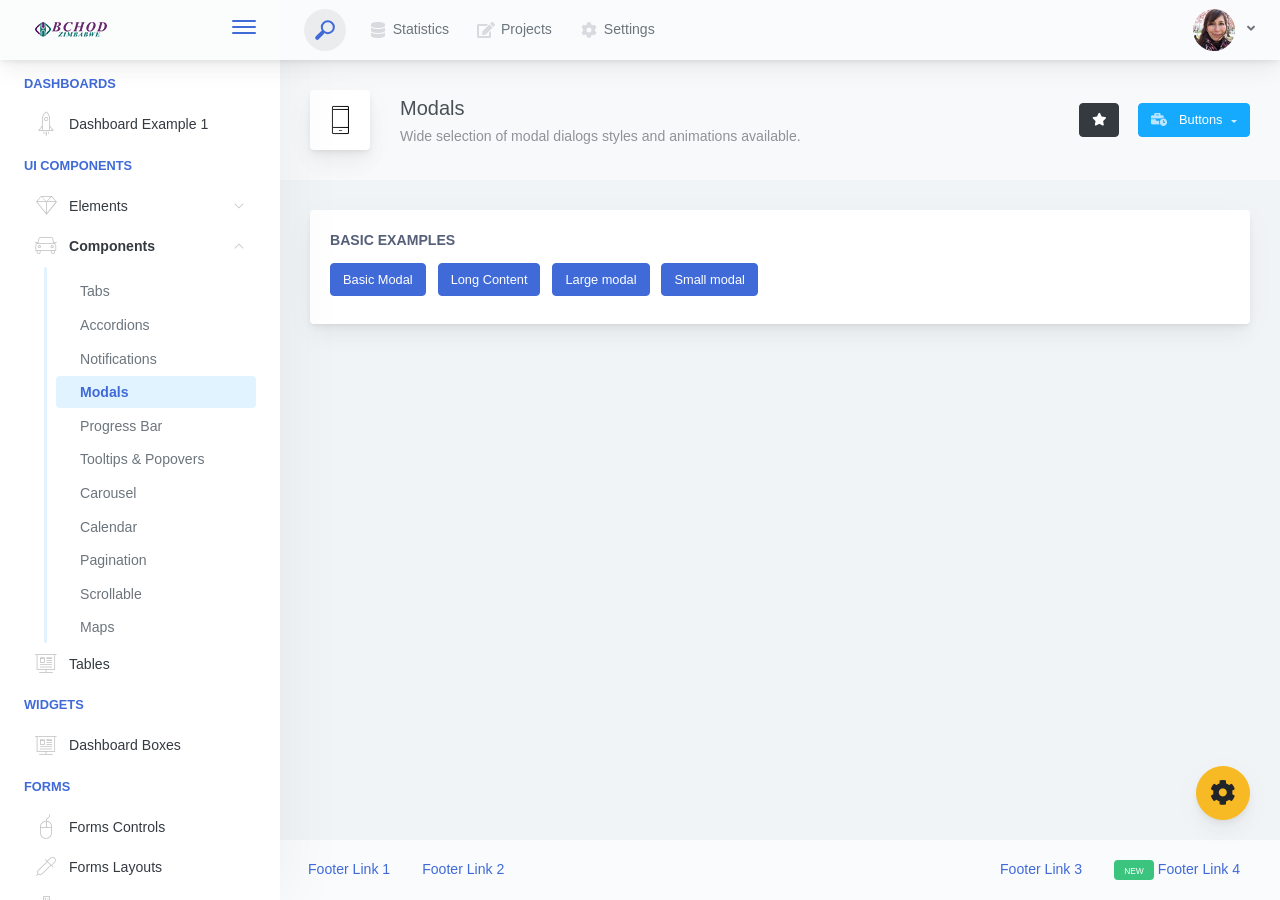
<file: public/main-view/components-modals.html>
<!doctype html>
<html lang="en">

<head>
    <meta charset="utf-8">
    <meta http-equiv="X-UA-Compatible" content="IE=edge">
    <meta http-equiv="Content-Language" content="en">
    <meta http-equiv="Content-Type" content="text/html; charset=utf-8" />
    <title>Modals - Wide selection of modal dialogs styles and animations available.</title>
    <meta name="viewport"
        content="width=device-width, initial-scale=1, maximum-scale=1, user-scalable=no, shrink-to-fit=no" />
    <meta name="description" content="Wide selection of modal dialogs styles and animations available.">
    <meta name="msapplication-tap-highlight" content="no">
    <!--
    =========================================================
    * ArchitectUI HTML Theme Dashboard - v1.0.0
    =========================================================
    * Product Page: https://dashboardpack.com
    * Copyright 2019 DashboardPack (https://dashboardpack.com)
    * Licensed under MIT (https://github.com/DashboardPack/architectui-html-theme-free/blob/master/LICENSE)
    =========================================================
    * The above copyright notice and this permission notice shall be included in all copies or substantial portions of the Software.
    -->
    <link href="./main.css" rel="stylesheet">
</head>

<body>
    <div class="app-container app-theme-white body-tabs-shadow fixed-sidebar fixed-header">
        <div class="app-header header-shadow">
            <div class="app-header__logo">
                <div class="logo-src"></div>
                <div class="header__pane ml-auto">
                    <div>
                        <button type="button" class="hamburger close-sidebar-btn hamburger--elastic"
                            data-class="closed-sidebar">
                            <span class="hamburger-box">
                                <span class="hamburger-inner"></span>
                            </span>
                        </button>
                    </div>
                </div>
            </div>
            <div class="app-header__mobile-menu">
                <div>
                    <button type="button" class="hamburger hamburger--elastic mobile-toggle-nav">
                        <span class="hamburger-box">
                            <span class="hamburger-inner"></span>
                        </span>
                    </button>
                </div>
            </div>
            <div class="app-header__menu">
                <span>
                    <button type="button"
                        class="btn-icon btn-icon-only btn btn-primary btn-sm mobile-toggle-header-nav">
                        <span class="btn-icon-wrapper">
                            <i class="fa fa-ellipsis-v fa-w-6"></i>
                        </span>
                    </button>
                </span>
            </div>
            <div class="app-header__content">
                <div class="app-header-left">
                    <div class="search-wrapper">
                        <div class="input-holder">
                            <input type="text" class="search-input" placeholder="Type to search">
                            <button class="search-icon"><span></span></button>
                        </div>
                        <button class="close"></button>
                    </div>
                    <ul class="header-menu nav">
                        <li class="nav-item">
                            <a href="javascript:void(0);" class="nav-link">
                                <i class="nav-link-icon fa fa-database"> </i>
                                Statistics
                            </a>
                        </li>
                        <li class="btn-group nav-item">
                            <a href="javascript:void(0);" class="nav-link">
                                <i class="nav-link-icon fa fa-edit"></i>
                                Projects
                            </a>
                        </li>
                        <li class="dropdown nav-item">
                            <a href="javascript:void(0);" class="nav-link">
                                <i class="nav-link-icon fa fa-cog"></i>
                                Settings
                            </a>
                        </li>
                    </ul>
                </div>
                <div class="app-header-right">
                    <div class="header-btn-lg pr-0">
                        <div class="widget-content p-0">
                            <div class="widget-content-wrapper">
                                <div class="widget-content-left">
                                    <div class="btn-group">
                                        <a data-toggle="dropdown" aria-haspopup="true" aria-expanded="false"
                                            class="p-0 btn">
                                            <img width="42" class="rounded-circle" src="assets/images/avatars/1.jpg"
                                                alt="">
                                            <i class="fa fa-angle-down ml-2 opacity-8"></i>
                                        </a>
                                        <div tabindex="-1" role="menu" aria-hidden="true"
                                            class="dropdown-menu dropdown-menu-right">
                                            <button type="button" tabindex="0" class="dropdown-item">User
                                                Account</button>
                                            <button type="button" tabindex="0" class="dropdown-item">Settings</button>
                                            <h6 tabindex="-1" class="dropdown-header">Header</h6>
                                            <button type="button" tabindex="0" class="dropdown-item">Actions</button>
                                            <div tabindex="-1" class="dropdown-divider"></div>
                                            <button type="button" tabindex="0" class="dropdown-item">Dividers</button>
                                        </div>
                                    </div>
                                </div>
                                <div class="widget-content-left  ml-3 header-user-info">
                                    <div class="widget-heading">
                                        Alina Mclourd
                                    </div>
                                    <div class="widget-subheading">
                                        VP People Manager
                                    </div>
                                </div>
                                <div class="widget-content-right header-user-info ml-3">
                                    <button type="button"
                                        class="btn-shadow p-1 btn btn-primary btn-sm show-toastr-example">
                                        <i class="fa text-white fa-calendar pr-1 pl-1"></i>
                                    </button>
                                </div>
                            </div>
                        </div>
                    </div>
                </div>
            </div>
        </div>
        <div class="ui-theme-settings">
            <button type="button" id="TooltipDemo" class="btn-open-options btn btn-warning">
                <i class="fa fa-cog fa-w-16 fa-spin fa-2x"></i>
            </button>
            <div class="theme-settings__inner">
                <div class="scrollbar-container">
                    <div class="theme-settings__options-wrapper">
                        <h3 class="themeoptions-heading">Layout Options
                        </h3>
                        <div class="p-3">
                            <ul class="list-group">
                                <li class="list-group-item">
                                    <div class="widget-content p-0">
                                        <div class="widget-content-wrapper">
                                            <div class="widget-content-left mr-3">
                                                <div class="switch has-switch switch-container-class"
                                                    data-class="fixed-header">
                                                    <div class="switch-animate switch-on">
                                                        <input type="checkbox" checked data-toggle="toggle"
                                                            data-onstyle="success">
                                                    </div>
                                                </div>
                                            </div>
                                            <div class="widget-content-left">
                                                <div class="widget-heading">Fixed Header
                                                </div>
                                                <div class="widget-subheading">Makes the header top fixed, always
                                                    visible!
                                                </div>
                                            </div>
                                        </div>
                                    </div>
                                </li>
                                <li class="list-group-item">
                                    <div class="widget-content p-0">
                                        <div class="widget-content-wrapper">
                                            <div class="widget-content-left mr-3">
                                                <div class="switch has-switch switch-container-class"
                                                    data-class="fixed-sidebar">
                                                    <div class="switch-animate switch-on">
                                                        <input type="checkbox" checked data-toggle="toggle"
                                                            data-onstyle="success">
                                                    </div>
                                                </div>
                                            </div>
                                            <div class="widget-content-left">
                                                <div class="widget-heading">Fixed Sidebar
                                                </div>
                                                <div class="widget-subheading">Makes the sidebar left fixed, always
                                                    visible!
                                                </div>
                                            </div>
                                        </div>
                                    </div>
                                </li>
                                <li class="list-group-item">
                                    <div class="widget-content p-0">
                                        <div class="widget-content-wrapper">
                                            <div class="widget-content-left mr-3">
                                                <div class="switch has-switch switch-container-class"
                                                    data-class="fixed-footer">
                                                    <div class="switch-animate switch-off">
                                                        <input type="checkbox" data-toggle="toggle"
                                                            data-onstyle="success">
                                                    </div>
                                                </div>
                                            </div>
                                            <div class="widget-content-left">
                                                <div class="widget-heading">Fixed Footer
                                                </div>
                                                <div class="widget-subheading">Makes the app footer bottom fixed, always
                                                    visible!
                                                </div>
                                            </div>
                                        </div>
                                    </div>
                                </li>
                            </ul>
                        </div>
                        <h3 class="themeoptions-heading">
                            <div>
                                Header Options
                            </div>
                            <button type="button"
                                class="btn-pill btn-shadow btn-wide ml-auto btn btn-focus btn-sm switch-header-cs-class"
                                data-class="">
                                Restore Default
                            </button>
                        </h3>
                        <div class="p-3">
                            <ul class="list-group">
                                <li class="list-group-item">
                                    <h5 class="pb-2">Choose Color Scheme
                                    </h5>
                                    <div class="theme-settings-swatches">
                                        <div class="swatch-holder bg-primary switch-header-cs-class"
                                            data-class="bg-primary header-text-light">
                                        </div>
                                        <div class="swatch-holder bg-secondary switch-header-cs-class"
                                            data-class="bg-secondary header-text-light">
                                        </div>
                                        <div class="swatch-holder bg-success switch-header-cs-class"
                                            data-class="bg-success header-text-dark">
                                        </div>
                                        <div class="swatch-holder bg-info switch-header-cs-class"
                                            data-class="bg-info header-text-dark">
                                        </div>
                                        <div class="swatch-holder bg-warning switch-header-cs-class"
                                            data-class="bg-warning header-text-dark">
                                        </div>
                                        <div class="swatch-holder bg-danger switch-header-cs-class"
                                            data-class="bg-danger header-text-light">
                                        </div>
                                        <div class="swatch-holder bg-light switch-header-cs-class"
                                            data-class="bg-light header-text-dark">
                                        </div>
                                        <div class="swatch-holder bg-dark switch-header-cs-class"
                                            data-class="bg-dark header-text-light">
                                        </div>
                                        <div class="swatch-holder bg-focus switch-header-cs-class"
                                            data-class="bg-focus header-text-light">
                                        </div>
                                        <div class="swatch-holder bg-alternate switch-header-cs-class"
                                            data-class="bg-alternate header-text-light">
                                        </div>
                                        <div class="divider">
                                        </div>
                                        <div class="swatch-holder bg-vicious-stance switch-header-cs-class"
                                            data-class="bg-vicious-stance header-text-light">
                                        </div>
                                        <div class="swatch-holder bg-midnight-bloom switch-header-cs-class"
                                            data-class="bg-midnight-bloom header-text-light">
                                        </div>
                                        <div class="swatch-holder bg-night-sky switch-header-cs-class"
                                            data-class="bg-night-sky header-text-light">
                                        </div>
                                        <div class="swatch-holder bg-slick-carbon switch-header-cs-class"
                                            data-class="bg-slick-carbon header-text-light">
                                        </div>
                                        <div class="swatch-holder bg-asteroid switch-header-cs-class"
                                            data-class="bg-asteroid header-text-light">
                                        </div>
                                        <div class="swatch-holder bg-royal switch-header-cs-class"
                                            data-class="bg-royal header-text-light">
                                        </div>
                                        <div class="swatch-holder bg-warm-flame switch-header-cs-class"
                                            data-class="bg-warm-flame header-text-dark">
                                        </div>
                                        <div class="swatch-holder bg-night-fade switch-header-cs-class"
                                            data-class="bg-night-fade header-text-dark">
                                        </div>
                                        <div class="swatch-holder bg-sunny-morning switch-header-cs-class"
                                            data-class="bg-sunny-morning header-text-dark">
                                        </div>
                                        <div class="swatch-holder bg-tempting-azure switch-header-cs-class"
                                            data-class="bg-tempting-azure header-text-dark">
                                        </div>
                                        <div class="swatch-holder bg-amy-crisp switch-header-cs-class"
                                            data-class="bg-amy-crisp header-text-dark">
                                        </div>
                                        <div class="swatch-holder bg-heavy-rain switch-header-cs-class"
                                            data-class="bg-heavy-rain header-text-dark">
                                        </div>
                                        <div class="swatch-holder bg-mean-fruit switch-header-cs-class"
                                            data-class="bg-mean-fruit header-text-dark">
                                        </div>
                                        <div class="swatch-holder bg-malibu-beach switch-header-cs-class"
                                            data-class="bg-malibu-beach header-text-light">
                                        </div>
                                        <div class="swatch-holder bg-deep-blue switch-header-cs-class"
                                            data-class="bg-deep-blue header-text-dark">
                                        </div>
                                        <div class="swatch-holder bg-ripe-malin switch-header-cs-class"
                                            data-class="bg-ripe-malin header-text-light">
                                        </div>
                                        <div class="swatch-holder bg-arielle-smile switch-header-cs-class"
                                            data-class="bg-arielle-smile header-text-light">
                                        </div>
                                        <div class="swatch-holder bg-plum-plate switch-header-cs-class"
                                            data-class="bg-plum-plate header-text-light">
                                        </div>
                                        <div class="swatch-holder bg-happy-fisher switch-header-cs-class"
                                            data-class="bg-happy-fisher header-text-dark">
                                        </div>
                                        <div class="swatch-holder bg-happy-itmeo switch-header-cs-class"
                                            data-class="bg-happy-itmeo header-text-light">
                                        </div>
                                        <div class="swatch-holder bg-mixed-hopes switch-header-cs-class"
                                            data-class="bg-mixed-hopes header-text-light">
                                        </div>
                                        <div class="swatch-holder bg-strong-bliss switch-header-cs-class"
                                            data-class="bg-strong-bliss header-text-light">
                                        </div>
                                        <div class="swatch-holder bg-grow-early switch-header-cs-class"
                                            data-class="bg-grow-early header-text-light">
                                        </div>
                                        <div class="swatch-holder bg-love-kiss switch-header-cs-class"
                                            data-class="bg-love-kiss header-text-light">
                                        </div>
                                        <div class="swatch-holder bg-premium-dark switch-header-cs-class"
                                            data-class="bg-premium-dark header-text-light">
                                        </div>
                                        <div class="swatch-holder bg-happy-green switch-header-cs-class"
                                            data-class="bg-happy-green header-text-light">
                                        </div>
                                    </div>
                                </li>
                            </ul>
                        </div>
                        <h3 class="themeoptions-heading">
                            <div>Sidebar Options</div>
                            <button type="button"
                                class="btn-pill btn-shadow btn-wide ml-auto btn btn-focus btn-sm switch-sidebar-cs-class"
                                data-class="">
                                Restore Default
                            </button>
                        </h3>
                        <div class="p-3">
                            <ul class="list-group">
                                <li class="list-group-item">
                                    <h5 class="pb-2">Choose Color Scheme
                                    </h5>
                                    <div class="theme-settings-swatches">
                                        <div class="swatch-holder bg-primary switch-sidebar-cs-class"
                                            data-class="bg-primary sidebar-text-light">
                                        </div>
                                        <div class="swatch-holder bg-secondary switch-sidebar-cs-class"
                                            data-class="bg-secondary sidebar-text-light">
                                        </div>
                                        <div class="swatch-holder bg-success switch-sidebar-cs-class"
                                            data-class="bg-success sidebar-text-dark">
                                        </div>
                                        <div class="swatch-holder bg-info switch-sidebar-cs-class"
                                            data-class="bg-info sidebar-text-dark">
                                        </div>
                                        <div class="swatch-holder bg-warning switch-sidebar-cs-class"
                                            data-class="bg-warning sidebar-text-dark">
                                        </div>
                                        <div class="swatch-holder bg-danger switch-sidebar-cs-class"
                                            data-class="bg-danger sidebar-text-light">
                                        </div>
                                        <div class="swatch-holder bg-light switch-sidebar-cs-class"
                                            data-class="bg-light sidebar-text-dark">
                                        </div>
                                        <div class="swatch-holder bg-dark switch-sidebar-cs-class"
                                            data-class="bg-dark sidebar-text-light">
                                        </div>
                                        <div class="swatch-holder bg-focus switch-sidebar-cs-class"
                                            data-class="bg-focus sidebar-text-light">
                                        </div>
                                        <div class="swatch-holder bg-alternate switch-sidebar-cs-class"
                                            data-class="bg-alternate sidebar-text-light">
                                        </div>
                                        <div class="divider">
                                        </div>
                                        <div class="swatch-holder bg-vicious-stance switch-sidebar-cs-class"
                                            data-class="bg-vicious-stance sidebar-text-light">
                                        </div>
                                        <div class="swatch-holder bg-midnight-bloom switch-sidebar-cs-class"
                                            data-class="bg-midnight-bloom sidebar-text-light">
                                        </div>
                                        <div class="swatch-holder bg-night-sky switch-sidebar-cs-class"
                                            data-class="bg-night-sky sidebar-text-light">
                                        </div>
                                        <div class="swatch-holder bg-slick-carbon switch-sidebar-cs-class"
                                            data-class="bg-slick-carbon sidebar-text-light">
                                        </div>
                                        <div class="swatch-holder bg-asteroid switch-sidebar-cs-class"
                                            data-class="bg-asteroid sidebar-text-light">
                                        </div>
                                        <div class="swatch-holder bg-royal switch-sidebar-cs-class"
                                            data-class="bg-royal sidebar-text-light">
                                        </div>
                                        <div class="swatch-holder bg-warm-flame switch-sidebar-cs-class"
                                            data-class="bg-warm-flame sidebar-text-dark">
                                        </div>
                                        <div class="swatch-holder bg-night-fade switch-sidebar-cs-class"
                                            data-class="bg-night-fade sidebar-text-dark">
                                        </div>
                                        <div class="swatch-holder bg-sunny-morning switch-sidebar-cs-class"
                                            data-class="bg-sunny-morning sidebar-text-dark">
                                        </div>
                                        <div class="swatch-holder bg-tempting-azure switch-sidebar-cs-class"
                                            data-class="bg-tempting-azure sidebar-text-dark">
                                        </div>
                                        <div class="swatch-holder bg-amy-crisp switch-sidebar-cs-class"
                                            data-class="bg-amy-crisp sidebar-text-dark">
                                        </div>
                                        <div class="swatch-holder bg-heavy-rain switch-sidebar-cs-class"
                                            data-class="bg-heavy-rain sidebar-text-dark">
                                        </div>
                                        <div class="swatch-holder bg-mean-fruit switch-sidebar-cs-class"
                                            data-class="bg-mean-fruit sidebar-text-dark">
                                        </div>
                                        <div class="swatch-holder bg-malibu-beach switch-sidebar-cs-class"
                                            data-class="bg-malibu-beach sidebar-text-light">
                                        </div>
                                        <div class="swatch-holder bg-deep-blue switch-sidebar-cs-class"
                                            data-class="bg-deep-blue sidebar-text-dark">
                                        </div>
                                        <div class="swatch-holder bg-ripe-malin switch-sidebar-cs-class"
                                            data-class="bg-ripe-malin sidebar-text-light">
                                        </div>
                                        <div class="swatch-holder bg-arielle-smile switch-sidebar-cs-class"
                                            data-class="bg-arielle-smile sidebar-text-light">
                                        </div>
                                        <div class="swatch-holder bg-plum-plate switch-sidebar-cs-class"
                                            data-class="bg-plum-plate sidebar-text-light">
                                        </div>
                                        <div class="swatch-holder bg-happy-fisher switch-sidebar-cs-class"
                                            data-class="bg-happy-fisher sidebar-text-dark">
                                        </div>
                                        <div class="swatch-holder bg-happy-itmeo switch-sidebar-cs-class"
                                            data-class="bg-happy-itmeo sidebar-text-light">
                                        </div>
                                        <div class="swatch-holder bg-mixed-hopes switch-sidebar-cs-class"
                                            data-class="bg-mixed-hopes sidebar-text-light">
                                        </div>
                                        <div class="swatch-holder bg-strong-bliss switch-sidebar-cs-class"
                                            data-class="bg-strong-bliss sidebar-text-light">
                                        </div>
                                        <div class="swatch-holder bg-grow-early switch-sidebar-cs-class"
                                            data-class="bg-grow-early sidebar-text-light">
                                        </div>
                                        <div class="swatch-holder bg-love-kiss switch-sidebar-cs-class"
                                            data-class="bg-love-kiss sidebar-text-light">
                                        </div>
                                        <div class="swatch-holder bg-premium-dark switch-sidebar-cs-class"
                                            data-class="bg-premium-dark sidebar-text-light">
                                        </div>
                                        <div class="swatch-holder bg-happy-green switch-sidebar-cs-class"
                                            data-class="bg-happy-green sidebar-text-light">
                                        </div>
                                    </div>
                                </li>
                            </ul>
                        </div>
                        <h3 class="themeoptions-heading">
                            <div>Main Content Options</div>
                            <button type="button"
                                class="btn-pill btn-shadow btn-wide ml-auto active btn btn-focus btn-sm">Restore Default
                            </button>
                        </h3>
                        <div class="p-3">
                            <ul class="list-group">
                                <li class="list-group-item">
                                    <h5 class="pb-2">Page Section Tabs
                                    </h5>
                                    <div class="theme-settings-swatches">
                                        <div role="group" class="mt-2 btn-group">
                                            <button type="button"
                                                class="btn-wide btn-shadow btn-primary btn btn-secondary switch-theme-class"
                                                data-class="body-tabs-line">
                                                Line
                                            </button>
                                            <button type="button"
                                                class="btn-wide btn-shadow btn-primary active btn btn-secondary switch-theme-class"
                                                data-class="body-tabs-shadow">
                                                Shadow
                                            </button>
                                        </div>
                                    </div>
                                </li>
                            </ul>
                        </div>
                    </div>
                </div>
            </div>
        </div>
        <div class="app-main">
            <div class="app-sidebar sidebar-shadow">
                <div class="app-header__logo">
                    <div class="logo-src"></div>
                    <div class="header__pane ml-auto">
                        <div>
                            <button type="button" class="hamburger close-sidebar-btn hamburger--elastic"
                                data-class="closed-sidebar">
                                <span class="hamburger-box">
                                    <span class="hamburger-inner"></span>
                                </span>
                            </button>
                        </div>
                    </div>
                </div>
                <div class="app-header__mobile-menu">
                    <div>
                        <button type="button" class="hamburger hamburger--elastic mobile-toggle-nav">
                            <span class="hamburger-box">
                                <span class="hamburger-inner"></span>
                            </span>
                        </button>
                    </div>
                </div>
                <div class="app-header__menu">
                    <span>
                        <button type="button"
                            class="btn-icon btn-icon-only btn btn-primary btn-sm mobile-toggle-header-nav">
                            <span class="btn-icon-wrapper">
                                <i class="fa fa-ellipsis-v fa-w-6"></i>
                            </span>
                        </button>
                    </span>
                </div>
                <div class="scrollbar-sidebar">
                    <div class="app-sidebar__inner">
                        <ul class="vertical-nav-menu">
                            <li class="app-sidebar__heading">Dashboards</li>
                            <li>
                                <a href="index.html">
                                    <i class="metismenu-icon pe-7s-rocket"></i>
                                    Dashboard Example 1
                                </a>
                            </li>
                            <li class="app-sidebar__heading">UI Components</li>
                            <li>
                                <a href="#">
                                    <i class="metismenu-icon pe-7s-diamond"></i>
                                    Elements
                                    <i class="metismenu-state-icon pe-7s-angle-down caret-left"></i>
                                </a>
                                <ul>
                                    <li>
                                        <a href="elements-buttons-standard.html">
                                            <i class="metismenu-icon"></i>
                                            Buttons
                                        </a>
                                    </li>
                                    <li>
                                        <a href="elements-dropdowns.html">
                                            <i class="metismenu-icon">
                                            </i>Dropdowns
                                        </a>
                                    </li>
                                    <li>
                                        <a href="elements-icons.html">
                                            <i class="metismenu-icon">
                                            </i>Icons
                                        </a>
                                    </li>
                                    <li>
                                        <a href="elements-badges-labels.html">
                                            <i class="metismenu-icon">
                                            </i>Badges
                                        </a>
                                    </li>
                                    <li>
                                        <a href="elements-cards.html">
                                            <i class="metismenu-icon">
                                            </i>Cards
                                        </a>
                                    </li>
                                    <li>
                                        <a href="elements-list-group.html">
                                            <i class="metismenu-icon">
                                            </i>List Groups
                                        </a>
                                    </li>
                                    <li>
                                        <a href="elements-navigation.html">
                                            <i class="metismenu-icon">
                                            </i>Navigation Menus
                                        </a>
                                    </li>
                                    <li>
                                        <a href="elements-utilities.html">
                                            <i class="metismenu-icon">
                                            </i>Utilities
                                        </a>
                                    </li>
                                </ul>
                            </li>
                            <li class="mm-active">
                                <a href="#">
                                    <i class="metismenu-icon pe-7s-car"></i>
                                    Components
                                    <i class="metismenu-state-icon pe-7s-angle-down caret-left"></i>
                                </a>
                                <ul class="mm-show">
                                    <li>
                                        <a href="components-tabs.html">
                                            <i class="metismenu-icon">
                                            </i>Tabs
                                        </a>
                                    </li>
                                    <li>
                                        <a href="components-accordions.html">
                                            <i class="metismenu-icon">
                                            </i>Accordions
                                        </a>
                                    </li>
                                    <li>
                                        <a href="components-notifications.html">
                                            <i class="metismenu-icon">
                                            </i>Notifications
                                        </a>
                                    </li>
                                    <li>
                                        <a href="components-modals.html" class="mm-active">
                                            <i class="metismenu-icon">
                                            </i>Modals
                                        </a>
                                    </li>
                                    <li>
                                        <a href="components-progress-bar.html">
                                            <i class="metismenu-icon">
                                            </i>Progress Bar
                                        </a>
                                    </li>
                                    <li>
                                        <a href="components-tooltips-popovers.html">
                                            <i class="metismenu-icon">
                                            </i>Tooltips &amp; Popovers
                                        </a>
                                    </li>
                                    <li>
                                        <a href="components-carousel.html">
                                            <i class="metismenu-icon">
                                            </i>Carousel
                                        </a>
                                    </li>
                                    <li>
                                        <a href="components-calendar.html">
                                            <i class="metismenu-icon">
                                            </i>Calendar
                                        </a>
                                    </li>
                                    <li>
                                        <a href="components-pagination.html">
                                            <i class="metismenu-icon">
                                            </i>Pagination
                                        </a>
                                    </li>
                                    <li>
                                        <a href="components-scrollable-elements.html">
                                            <i class="metismenu-icon">
                                            </i>Scrollable
                                        </a>
                                    </li>
                                    <li>
                                        <a href="components-maps.html">
                                            <i class="metismenu-icon">
                                            </i>Maps
                                        </a>
                                    </li>
                                </ul>
                            </li>
                            <li>
                                <a href="tables-regular.html">
                                    <i class="metismenu-icon pe-7s-display2"></i>
                                    Tables
                                </a>
                            </li>
                            <li class="app-sidebar__heading">Widgets</li>
                            <li>
                                <a href="dashboard-boxes.html">
                                    <i class="metismenu-icon pe-7s-display2"></i>
                                    Dashboard Boxes
                                </a>
                            </li>
                            <li class="app-sidebar__heading">Forms</li>
                            <li>
                                <a href="forms-controls.html">
                                    <i class="metismenu-icon pe-7s-mouse">
                                    </i>Forms Controls
                                </a>
                            </li>
                            <li>
                                <a href="forms-layouts.html">
                                    <i class="metismenu-icon pe-7s-eyedropper">
                                    </i>Forms Layouts
                                </a>
                            </li>
                            <li>
                                <a href="forms-validation.html">
                                    <i class="metismenu-icon pe-7s-pendrive">
                                    </i>Forms Validation
                                </a>
                            </li>
                            <li class="app-sidebar__heading">Charts</li>
                            <li>
                                <a href="charts-chartjs.html">
                                    <i class="metismenu-icon pe-7s-graph2">
                                    </i>ChartJS
                                </a>
                            </li>
                            <li class="app-sidebar__heading">PRO Version</li>
                            <li>
                                <a href="https://dashboardpack.com/theme-details/architectui-dashboard-html-pro/"
                                    target="_blank">
                                    <i class="metismenu-icon pe-7s-graph2">
                                    </i>
                                    Upgrade to PRO
                                </a>
                            </li>
                        </ul>
                    </div>
                </div>
            </div>
            <div class="app-main__outer">
                <div class="app-main__inner">
                    <div class="app-page-title">
                        <div class="page-title-wrapper">
                            <div class="page-title-heading">
                                <div class="page-title-icon">
                                    <i class="pe-7s-phone icon-gradient bg-premium-dark">
                                    </i>
                                </div>
                                <div>Modals
                                    <div class="page-title-subheading">Wide selection of modal dialogs styles and
                                        animations available.
                                    </div>
                                </div>
                            </div>
                            <div class="page-title-actions">
                                <button type="button" data-toggle="tooltip" title="Example Tooltip"
                                    data-placement="bottom" class="btn-shadow mr-3 btn btn-dark">
                                    <i class="fa fa-star"></i>
                                </button>
                                <div class="d-inline-block dropdown">
                                    <button type="button" data-toggle="dropdown" aria-haspopup="true"
                                        aria-expanded="false" class="btn-shadow dropdown-toggle btn btn-info">
                                        <span class="btn-icon-wrapper pr-2 opacity-7">
                                            <i class="fa fa-business-time fa-w-20"></i>
                                        </span>
                                        Buttons
                                    </button>
                                    <div tabindex="-1" role="menu" aria-hidden="true"
                                        class="dropdown-menu dropdown-menu-right">
                                        <ul class="nav flex-column">
                                            <li class="nav-item">
                                                <a href="javascript:void(0);" class="nav-link">
                                                    <i class="nav-link-icon lnr-inbox"></i>
                                                    <span>
                                                        Inbox
                                                    </span>
                                                    <div class="ml-auto badge badge-pill badge-secondary">86</div>
                                                </a>
                                            </li>
                                            <li class="nav-item">
                                                <a href="javascript:void(0);" class="nav-link">
                                                    <i class="nav-link-icon lnr-book"></i>
                                                    <span>
                                                        Book
                                                    </span>
                                                    <div class="ml-auto badge badge-pill badge-danger">5</div>
                                                </a>
                                            </li>
                                            <li class="nav-item">
                                                <a href="javascript:void(0);" class="nav-link">
                                                    <i class="nav-link-icon lnr-picture"></i>
                                                    <span>
                                                        Picture
                                                    </span>
                                                </a>
                                            </li>
                                            <li class="nav-item">
                                                <a disabled href="javascript:void(0);" class="nav-link disabled">
                                                    <i class="nav-link-icon lnr-file-empty"></i>
                                                    <span>
                                                        File Disabled
                                                    </span>
                                                </a>
                                            </li>
                                        </ul>
                                    </div>
                                </div>
                            </div>
                        </div>
                    </div>
                    <div class="row">
                        <div class="col-md-12">
                            <div class="main-card mb-3 card">
                                <div class="card-body">
                                    <div class="card-title">Basic Examples</div>
                                    <!-- Button trigger modal -->
                                    <button type="button" class="btn mr-2 mb-2 btn-primary" data-toggle="modal"
                                        data-target="#exampleModal">
                                        Basic Modal
                                    </button>
                                    <!-- Button trigger modal -->
                                    <button type="button" class="btn mr-2 mb-2 btn-primary" data-toggle="modal"
                                        data-target="#exampleModalLong">
                                        Long Content
                                    </button>
                                    <button type="button" class="btn mr-2 mb-2 btn-primary" data-toggle="modal"
                                        data-target=".bd-example-modal-lg">Large modal</button>
                                    <button type="button" class="btn mr-2 mb-2 btn-primary" data-toggle="modal"
                                        data-target=".bd-example-modal-sm">Small modal</button>
                                </div>
                            </div>
                        </div>
                    </div>
                </div>
                <div class="app-wrapper-footer">
                    <div class="app-footer">
                        <div class="app-footer__inner">
                            <div class="app-footer-left">
                                <ul class="nav">
                                    <li class="nav-item">
                                        <a href="javascript:void(0);" class="nav-link">
                                            Footer Link 1
                                        </a>
                                    </li>
                                    <li class="nav-item">
                                        <a href="javascript:void(0);" class="nav-link">
                                            Footer Link 2
                                        </a>
                                    </li>
                                </ul>
                            </div>
                            <div class="app-footer-right">
                                <ul class="nav">
                                    <li class="nav-item">
                                        <a href="javascript:void(0);" class="nav-link">
                                            Footer Link 3
                                        </a>
                                    </li>
                                    <li class="nav-item">
                                        <a href="javascript:void(0);" class="nav-link">
                                            <div class="badge badge-success mr-1 ml-0">
                                                <small>NEW</small>
                                            </div>
                                            Footer Link 4
                                        </a>
                                    </li>
                                </ul>
                            </div>
                        </div>
                    </div>
                </div>
            </div>
        </div>
    </div>
    <script type="text/javascript" src="./assets/scripts/main.js"></script>
</body>

</html>


<!-- Large modal -->

<div class="modal fade bd-example-modal-lg" tabindex="-1" role="dialog" aria-labelledby="myLargeModalLabel"
    aria-hidden="true">
    <div class="modal-dialog modal-lg">
        <div class="modal-content">
            <div class="modal-header">
                <h5 class="modal-title" id="exampleModalLongTitle">Modal title</h5>
                <button type="button" class="close" data-dismiss="modal" aria-label="Close">
                    <span aria-hidden="true">&times;</span>
                </button>
            </div>
            <div class="modal-body">
                <p>Cras mattis consectetur purus sit amet fermentum. Cras justo odio, dapibus ac facilisis in, egestas
                    eget quam. Morbi leo risus, porta ac consectetur ac, vestibulum at eros.</p>
                <p>Praesent commodo cursus magna, vel scelerisque nisl consectetur et. Vivamus sagittis lacus vel augue
                    laoreet rutrum faucibus dolor auctor.</p>
            </div>
            <div class="modal-footer">
                <button type="button" class="btn btn-secondary" data-dismiss="modal">Close</button>
                <button type="button" class="btn btn-primary">Save changes</button>
            </div>
        </div>
    </div>
</div>

<!-- Small modal -->

<div class="modal fade bd-example-modal-sm" tabindex="-1" role="dialog" aria-labelledby="mySmallModalLabel"
    aria-hidden="true">
    <div class="modal-dialog modal-sm">
        <div class="modal-content">
            <div class="modal-header">
                <h5 class="modal-title" id="exampleModalLongTitle">Modal title</h5>
                <button type="button" class="close" data-dismiss="modal" aria-label="Close">
                    <span aria-hidden="true">&times;</span>
                </button>
            </div>
            <div class="modal-body">
                <p>Praesent commodo cursus magna, vel scelerisque nisl consectetur et. Vivamus sagittis lacus vel augue
                    laoreet rutrum faucibus dolor auctor.</p>
            </div>
            <div class="modal-footer">
                <button type="button" class="btn btn-secondary" data-dismiss="modal">Close</button>
                <button type="button" class="btn btn-primary">Save changes</button>
            </div>
        </div>
    </div>
</div>

<!-- Modal -->
<div class="modal fade" id="exampleModalLong" tabindex="-1" role="dialog" aria-labelledby="exampleModalLongTitle"
    aria-hidden="true">
    <div class="modal-dialog" role="document">
        <div class="modal-content">
            <div class="modal-header">
                <h5 class="modal-title" id="exampleModalLongTitle">Modal title</h5>
                <button type="button" class="close" data-dismiss="modal" aria-label="Close">
                    <span aria-hidden="true">&times;</span>
                </button>
            </div>
            <div class="modal-body">
                <p>Cras mattis consectetur purus sit amet fermentum. Cras justo odio, dapibus ac facilisis in, egestas
                    eget quam. Morbi leo risus, porta ac consectetur ac, vestibulum at eros.</p>
                <p>Praesent commodo cursus magna, vel scelerisque nisl consectetur et. Vivamus sagittis lacus vel augue
                    laoreet rutrum faucibus dolor auctor.</p>
                <p>Aenean lacinia bibendum nulla sed consectetur. Praesent commodo cursus magna, vel scelerisque nisl
                    consectetur et. Donec sed odio dui. Donec ullamcorper nulla non metus auctor fringilla.</p>
                <p>Cras mattis consectetur purus sit amet fermentum. Cras justo odio, dapibus ac facilisis in, egestas
                    eget quam. Morbi leo risus, porta ac consectetur ac, vestibulum at eros.</p>
                <p>Praesent commodo cursus magna, vel scelerisque nisl consectetur et. Vivamus sagittis lacus vel augue
                    laoreet rutrum faucibus dolor auctor.</p>
                <p>Aenean lacinia bibendum nulla sed consectetur. Praesent commodo cursus magna, vel scelerisque nisl
                    consectetur et. Donec sed odio dui. Donec ullamcorper nulla non metus auctor fringilla.</p>
                <p>Cras mattis consectetur purus sit amet fermentum. Cras justo odio, dapibus ac facilisis in, egestas
                    eget quam. Morbi leo risus, porta ac consectetur ac, vestibulum at eros.</p>
                <p>Praesent commodo cursus magna, vel scelerisque nisl consectetur et. Vivamus sagittis lacus vel augue
                    laoreet rutrum faucibus dolor auctor.</p>
                <p>Aenean lacinia bibendum nulla sed consectetur. Praesent commodo cursus magna, vel scelerisque nisl
                    consectetur et. Donec sed odio dui. Donec ullamcorper nulla non metus auctor fringilla.</p>
                <p>Cras mattis consectetur purus sit amet fermentum. Cras justo odio, dapibus ac facilisis in, egestas
                    eget quam. Morbi leo risus, porta ac consectetur ac, vestibulum at eros.</p>
                <p>Praesent commodo cursus magna, vel scelerisque nisl consectetur et. Vivamus sagittis lacus vel augue
                    laoreet rutrum faucibus dolor auctor.</p>
                <p>Aenean lacinia bibendum nulla sed consectetur. Praesent commodo cursus magna, vel scelerisque nisl
                    consectetur et. Donec sed odio dui. Donec ullamcorper nulla non metus auctor fringilla.</p>
                <p>Cras mattis consectetur purus sit amet fermentum. Cras justo odio, dapibus ac facilisis in, egestas
                    eget quam. Morbi leo risus, porta ac consectetur ac, vestibulum at eros.</p>
                <p>Praesent commodo cursus magna, vel scelerisque nisl consectetur et. Vivamus sagittis lacus vel augue
                    laoreet rutrum faucibus dolor auctor.</p>
                <p>Aenean lacinia bibendum nulla sed consectetur. Praesent commodo cursus magna, vel scelerisque nisl
                    consectetur et. Donec sed odio dui. Donec ullamcorper nulla non metus auctor fringilla.</p>
                <p>Cras mattis consectetur purus sit amet fermentum. Cras justo odio, dapibus ac facilisis in, egestas
                    eget quam. Morbi leo risus, porta ac consectetur ac, vestibulum at eros.</p>
                <p>Praesent commodo cursus magna, vel scelerisque nisl consectetur et. Vivamus sagittis lacus vel augue
                    laoreet rutrum faucibus dolor auctor.</p>
                <p>Aenean lacinia bibendum nulla sed consectetur. Praesent commodo cursus magna, vel scelerisque nisl
                    consectetur et. Donec sed odio dui. Donec ullamcorper nulla non metus auctor fringilla.</p>
            </div>
            <div class="modal-footer">
                <button type="button" class="btn btn-secondary" data-dismiss="modal">Close</button>
                <button type="button" class="btn btn-primary">Save changes</button>
            </div>
        </div>
    </div>
</div>
<!-- Modal -->
<div class="modal fade" id="exampleModal" tabindex="-1" role="dialog" aria-labelledby="exampleModalLabel"
    aria-hidden="true">
    <div class="modal-dialog" role="document">
        <div class="modal-content">
            <div class="modal-header">
                <h5 class="modal-title" id="exampleModalLabel">Modal title</h5>
                <button type="button" class="close" data-dismiss="modal" aria-label="Close">
                    <span aria-hidden="true">&times;</span>
                </button>
            </div>
            <div class="modal-body">
                <p class="mb-0">Lorem Ipsum has been the industry's standard dummy text ever since the 1500s, when an
                    unknown printer took a galley of type and scrambled.</p>
            </div>
            <div class="modal-footer">
                <button type="button" class="btn btn-secondary" data-dismiss="modal">Close</button>
                <button type="button" class="btn btn-primary">Save changes</button>
            </div>
        </div>
    </div>
</div>
</file>
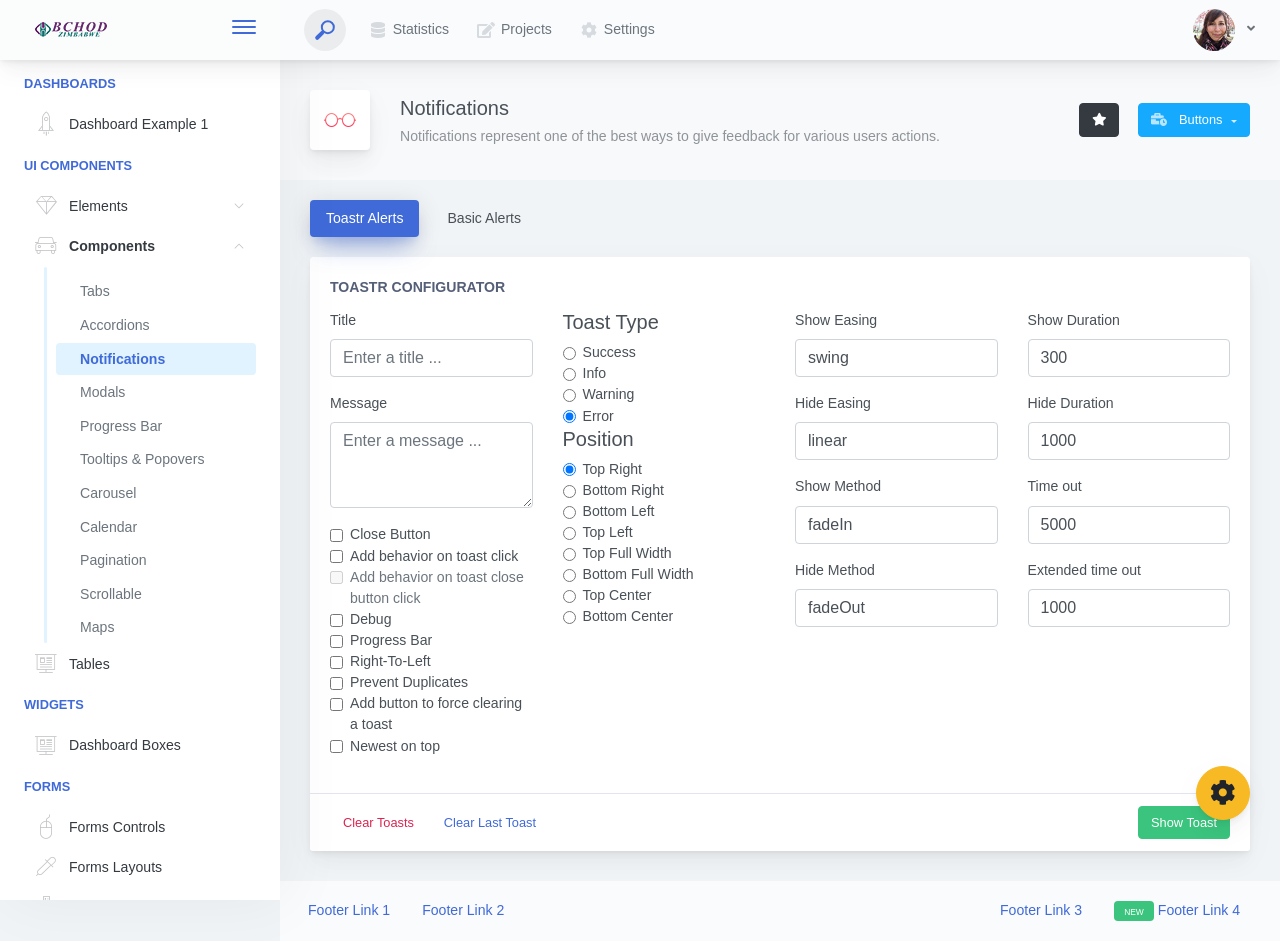
<file: public/main-view/components-notifications.html>
<!doctype html>
<html lang="en">

<head>
    <meta charset="utf-8">
    <meta http-equiv="X-UA-Compatible" content="IE=edge">
    <meta http-equiv="Content-Language" content="en">
    <meta http-equiv="Content-Type" content="text/html; charset=utf-8"/>
    <title>Notifications - Notifications represent one of the best ways to give feedback for various users actions.</title>
    <meta name="viewport" content="width=device-width, initial-scale=1, maximum-scale=1, user-scalable=no, shrink-to-fit=no" />
    <meta name="description" content="Notifications represent one of the best ways to give feedback for various users actions.">
    <meta name="msapplication-tap-highlight" content="no">
    <!--
    =========================================================
    * ArchitectUI HTML Theme Dashboard - v1.0.0
    =========================================================
    * Product Page: https://dashboardpack.com
    * Copyright 2019 DashboardPack (https://dashboardpack.com)
    * Licensed under MIT (https://github.com/DashboardPack/architectui-html-theme-free/blob/master/LICENSE)
    =========================================================
    * The above copyright notice and this permission notice shall be included in all copies or substantial portions of the Software.
    -->
<link href="./main.css" rel="stylesheet"></head>
<body>
    <div class="app-container app-theme-white body-tabs-shadow fixed-sidebar fixed-header">
        <div class="app-header header-shadow">
            <div class="app-header__logo">
                <div class="logo-src"></div>
                <div class="header__pane ml-auto">
                    <div>
                        <button type="button" class="hamburger close-sidebar-btn hamburger--elastic" data-class="closed-sidebar">
                            <span class="hamburger-box">
                                <span class="hamburger-inner"></span>
                            </span>
                        </button>
                    </div>
                </div>
            </div>
            <div class="app-header__mobile-menu">
                <div>
                    <button type="button" class="hamburger hamburger--elastic mobile-toggle-nav">
                        <span class="hamburger-box">
                            <span class="hamburger-inner"></span>
                        </span>
                    </button>
                </div>
            </div>
            <div class="app-header__menu">
                <span>
                    <button type="button" class="btn-icon btn-icon-only btn btn-primary btn-sm mobile-toggle-header-nav">
                        <span class="btn-icon-wrapper">
                            <i class="fa fa-ellipsis-v fa-w-6"></i>
                        </span>
                    </button>
                </span>
            </div>    <div class="app-header__content">
                <div class="app-header-left">
                    <div class="search-wrapper">
                        <div class="input-holder">
                            <input type="text" class="search-input" placeholder="Type to search">
                            <button class="search-icon"><span></span></button>
                        </div>
                        <button class="close"></button>
                    </div>
                    <ul class="header-menu nav">
                        <li class="nav-item">
                            <a href="javascript:void(0);" class="nav-link">
                                <i class="nav-link-icon fa fa-database"> </i>
                                Statistics
                            </a>
                        </li>
                        <li class="btn-group nav-item">
                            <a href="javascript:void(0);" class="nav-link">
                                <i class="nav-link-icon fa fa-edit"></i>
                                Projects
                            </a>
                        </li>
                        <li class="dropdown nav-item">
                            <a href="javascript:void(0);" class="nav-link">
                                <i class="nav-link-icon fa fa-cog"></i>
                                Settings
                            </a>
                        </li>
                    </ul>        </div>
                <div class="app-header-right">
                    <div class="header-btn-lg pr-0">
                        <div class="widget-content p-0">
                            <div class="widget-content-wrapper">
                                <div class="widget-content-left">
                                    <div class="btn-group">
                                        <a data-toggle="dropdown" aria-haspopup="true" aria-expanded="false" class="p-0 btn">
                                            <img width="42" class="rounded-circle" src="assets/images/avatars/1.jpg" alt="">
                                            <i class="fa fa-angle-down ml-2 opacity-8"></i>
                                        </a>
                                        <div tabindex="-1" role="menu" aria-hidden="true" class="dropdown-menu dropdown-menu-right">
                                            <button type="button" tabindex="0" class="dropdown-item">User Account</button>
                                            <button type="button" tabindex="0" class="dropdown-item">Settings</button>
                                            <h6 tabindex="-1" class="dropdown-header">Header</h6>
                                            <button type="button" tabindex="0" class="dropdown-item">Actions</button>
                                            <div tabindex="-1" class="dropdown-divider"></div>
                                            <button type="button" tabindex="0" class="dropdown-item">Dividers</button>
                                        </div>
                                    </div>
                                </div>
                                <div class="widget-content-left  ml-3 header-user-info">
                                    <div class="widget-heading">
                                        Alina Mclourd
                                    </div>
                                    <div class="widget-subheading">
                                        VP People Manager
                                    </div>
                                </div>
                                <div class="widget-content-right header-user-info ml-3">
                                    <button type="button" class="btn-shadow p-1 btn btn-primary btn-sm show-toastr-example">
                                        <i class="fa text-white fa-calendar pr-1 pl-1"></i>
                                    </button>
                                </div>
                            </div>
                        </div>
                    </div>        </div>
            </div>
        </div>        <div class="ui-theme-settings">
            <button type="button" id="TooltipDemo" class="btn-open-options btn btn-warning">
                <i class="fa fa-cog fa-w-16 fa-spin fa-2x"></i>
            </button>
            <div class="theme-settings__inner">
                <div class="scrollbar-container">
                    <div class="theme-settings__options-wrapper">
                        <h3 class="themeoptions-heading">Layout Options
                        </h3>
                        <div class="p-3">
                            <ul class="list-group">
                                <li class="list-group-item">
                                    <div class="widget-content p-0">
                                        <div class="widget-content-wrapper">
                                            <div class="widget-content-left mr-3">
                                                <div class="switch has-switch switch-container-class" data-class="fixed-header">
                                                    <div class="switch-animate switch-on">
                                                        <input type="checkbox" checked data-toggle="toggle" data-onstyle="success">
                                                    </div>
                                                </div>
                                            </div>
                                            <div class="widget-content-left">
                                                <div class="widget-heading">Fixed Header
                                                </div>
                                                <div class="widget-subheading">Makes the header top fixed, always visible!
                                                </div>
                                            </div>
                                        </div>
                                    </div>
                                </li>
                                <li class="list-group-item">
                                    <div class="widget-content p-0">
                                        <div class="widget-content-wrapper">
                                            <div class="widget-content-left mr-3">
                                                <div class="switch has-switch switch-container-class" data-class="fixed-sidebar">
                                                    <div class="switch-animate switch-on">
                                                        <input type="checkbox" checked data-toggle="toggle" data-onstyle="success">
                                                    </div>
                                                </div>
                                            </div>
                                            <div class="widget-content-left">
                                                <div class="widget-heading">Fixed Sidebar
                                                </div>
                                                <div class="widget-subheading">Makes the sidebar left fixed, always visible!
                                                </div>
                                            </div>
                                        </div>
                                    </div>
                                </li>
                                <li class="list-group-item">
                                    <div class="widget-content p-0">
                                        <div class="widget-content-wrapper">
                                            <div class="widget-content-left mr-3">
                                                <div class="switch has-switch switch-container-class" data-class="fixed-footer">
                                                    <div class="switch-animate switch-off">
                                                        <input type="checkbox" data-toggle="toggle" data-onstyle="success">
                                                    </div>
                                                </div>
                                            </div>
                                            <div class="widget-content-left">
                                                <div class="widget-heading">Fixed Footer
                                                </div>
                                                <div class="widget-subheading">Makes the app footer bottom fixed, always visible!
                                                </div>
                                            </div>
                                        </div>
                                    </div>
                                </li>
                            </ul>
                        </div>
                        <h3 class="themeoptions-heading">
                            <div>
                                Header Options
                            </div>
                            <button type="button" class="btn-pill btn-shadow btn-wide ml-auto btn btn-focus btn-sm switch-header-cs-class" data-class="">
                                Restore Default
                            </button>
                        </h3>
                        <div class="p-3">
                            <ul class="list-group">
                                <li class="list-group-item">
                                    <h5 class="pb-2">Choose Color Scheme
                                    </h5>
                                    <div class="theme-settings-swatches">
                                        <div class="swatch-holder bg-primary switch-header-cs-class" data-class="bg-primary header-text-light">
                                        </div>
                                        <div class="swatch-holder bg-secondary switch-header-cs-class" data-class="bg-secondary header-text-light">
                                        </div>
                                        <div class="swatch-holder bg-success switch-header-cs-class" data-class="bg-success header-text-dark">
                                        </div>
                                        <div class="swatch-holder bg-info switch-header-cs-class" data-class="bg-info header-text-dark">
                                        </div>
                                        <div class="swatch-holder bg-warning switch-header-cs-class" data-class="bg-warning header-text-dark">
                                        </div>
                                        <div class="swatch-holder bg-danger switch-header-cs-class" data-class="bg-danger header-text-light">
                                        </div>
                                        <div class="swatch-holder bg-light switch-header-cs-class" data-class="bg-light header-text-dark">
                                        </div>
                                        <div class="swatch-holder bg-dark switch-header-cs-class" data-class="bg-dark header-text-light">
                                        </div>
                                        <div class="swatch-holder bg-focus switch-header-cs-class" data-class="bg-focus header-text-light">
                                        </div>
                                        <div class="swatch-holder bg-alternate switch-header-cs-class" data-class="bg-alternate header-text-light">
                                        </div>
                                        <div class="divider">
                                        </div>
                                        <div class="swatch-holder bg-vicious-stance switch-header-cs-class" data-class="bg-vicious-stance header-text-light">
                                        </div>
                                        <div class="swatch-holder bg-midnight-bloom switch-header-cs-class" data-class="bg-midnight-bloom header-text-light">
                                        </div>
                                        <div class="swatch-holder bg-night-sky switch-header-cs-class" data-class="bg-night-sky header-text-light">
                                        </div>
                                        <div class="swatch-holder bg-slick-carbon switch-header-cs-class" data-class="bg-slick-carbon header-text-light">
                                        </div>
                                        <div class="swatch-holder bg-asteroid switch-header-cs-class" data-class="bg-asteroid header-text-light">
                                        </div>
                                        <div class="swatch-holder bg-royal switch-header-cs-class" data-class="bg-royal header-text-light">
                                        </div>
                                        <div class="swatch-holder bg-warm-flame switch-header-cs-class" data-class="bg-warm-flame header-text-dark">
                                        </div>
                                        <div class="swatch-holder bg-night-fade switch-header-cs-class" data-class="bg-night-fade header-text-dark">
                                        </div>
                                        <div class="swatch-holder bg-sunny-morning switch-header-cs-class" data-class="bg-sunny-morning header-text-dark">
                                        </div>
                                        <div class="swatch-holder bg-tempting-azure switch-header-cs-class" data-class="bg-tempting-azure header-text-dark">
                                        </div>
                                        <div class="swatch-holder bg-amy-crisp switch-header-cs-class" data-class="bg-amy-crisp header-text-dark">
                                        </div>
                                        <div class="swatch-holder bg-heavy-rain switch-header-cs-class" data-class="bg-heavy-rain header-text-dark">
                                        </div>
                                        <div class="swatch-holder bg-mean-fruit switch-header-cs-class" data-class="bg-mean-fruit header-text-dark">
                                        </div>
                                        <div class="swatch-holder bg-malibu-beach switch-header-cs-class" data-class="bg-malibu-beach header-text-light">
                                        </div>
                                        <div class="swatch-holder bg-deep-blue switch-header-cs-class" data-class="bg-deep-blue header-text-dark">
                                        </div>
                                        <div class="swatch-holder bg-ripe-malin switch-header-cs-class" data-class="bg-ripe-malin header-text-light">
                                        </div>
                                        <div class="swatch-holder bg-arielle-smile switch-header-cs-class" data-class="bg-arielle-smile header-text-light">
                                        </div>
                                        <div class="swatch-holder bg-plum-plate switch-header-cs-class" data-class="bg-plum-plate header-text-light">
                                        </div>
                                        <div class="swatch-holder bg-happy-fisher switch-header-cs-class" data-class="bg-happy-fisher header-text-dark">
                                        </div>
                                        <div class="swatch-holder bg-happy-itmeo switch-header-cs-class" data-class="bg-happy-itmeo header-text-light">
                                        </div>
                                        <div class="swatch-holder bg-mixed-hopes switch-header-cs-class" data-class="bg-mixed-hopes header-text-light">
                                        </div>
                                        <div class="swatch-holder bg-strong-bliss switch-header-cs-class" data-class="bg-strong-bliss header-text-light">
                                        </div>
                                        <div class="swatch-holder bg-grow-early switch-header-cs-class" data-class="bg-grow-early header-text-light">
                                        </div>
                                        <div class="swatch-holder bg-love-kiss switch-header-cs-class" data-class="bg-love-kiss header-text-light">
                                        </div>
                                        <div class="swatch-holder bg-premium-dark switch-header-cs-class" data-class="bg-premium-dark header-text-light">
                                        </div>
                                        <div class="swatch-holder bg-happy-green switch-header-cs-class" data-class="bg-happy-green header-text-light">
                                        </div>
                                    </div>
                                </li>
                            </ul>
                        </div>
                        <h3 class="themeoptions-heading">
                            <div>Sidebar Options</div>
                            <button type="button" class="btn-pill btn-shadow btn-wide ml-auto btn btn-focus btn-sm switch-sidebar-cs-class" data-class="">
                                Restore Default
                            </button>
                        </h3>
                        <div class="p-3">
                            <ul class="list-group">
                                <li class="list-group-item">
                                    <h5 class="pb-2">Choose Color Scheme
                                    </h5>
                                    <div class="theme-settings-swatches">
                                        <div class="swatch-holder bg-primary switch-sidebar-cs-class" data-class="bg-primary sidebar-text-light">
                                        </div>
                                        <div class="swatch-holder bg-secondary switch-sidebar-cs-class" data-class="bg-secondary sidebar-text-light">
                                        </div>
                                        <div class="swatch-holder bg-success switch-sidebar-cs-class" data-class="bg-success sidebar-text-dark">
                                        </div>
                                        <div class="swatch-holder bg-info switch-sidebar-cs-class" data-class="bg-info sidebar-text-dark">
                                        </div>
                                        <div class="swatch-holder bg-warning switch-sidebar-cs-class" data-class="bg-warning sidebar-text-dark">
                                        </div>
                                        <div class="swatch-holder bg-danger switch-sidebar-cs-class" data-class="bg-danger sidebar-text-light">
                                        </div>
                                        <div class="swatch-holder bg-light switch-sidebar-cs-class" data-class="bg-light sidebar-text-dark">
                                        </div>
                                        <div class="swatch-holder bg-dark switch-sidebar-cs-class" data-class="bg-dark sidebar-text-light">
                                        </div>
                                        <div class="swatch-holder bg-focus switch-sidebar-cs-class" data-class="bg-focus sidebar-text-light">
                                        </div>
                                        <div class="swatch-holder bg-alternate switch-sidebar-cs-class" data-class="bg-alternate sidebar-text-light">
                                        </div>
                                        <div class="divider">
                                        </div>
                                        <div class="swatch-holder bg-vicious-stance switch-sidebar-cs-class" data-class="bg-vicious-stance sidebar-text-light">
                                        </div>
                                        <div class="swatch-holder bg-midnight-bloom switch-sidebar-cs-class" data-class="bg-midnight-bloom sidebar-text-light">
                                        </div>
                                        <div class="swatch-holder bg-night-sky switch-sidebar-cs-class" data-class="bg-night-sky sidebar-text-light">
                                        </div>
                                        <div class="swatch-holder bg-slick-carbon switch-sidebar-cs-class" data-class="bg-slick-carbon sidebar-text-light">
                                        </div>
                                        <div class="swatch-holder bg-asteroid switch-sidebar-cs-class" data-class="bg-asteroid sidebar-text-light">
                                        </div>
                                        <div class="swatch-holder bg-royal switch-sidebar-cs-class" data-class="bg-royal sidebar-text-light">
                                        </div>
                                        <div class="swatch-holder bg-warm-flame switch-sidebar-cs-class" data-class="bg-warm-flame sidebar-text-dark">
                                        </div>
                                        <div class="swatch-holder bg-night-fade switch-sidebar-cs-class" data-class="bg-night-fade sidebar-text-dark">
                                        </div>
                                        <div class="swatch-holder bg-sunny-morning switch-sidebar-cs-class" data-class="bg-sunny-morning sidebar-text-dark">
                                        </div>
                                        <div class="swatch-holder bg-tempting-azure switch-sidebar-cs-class" data-class="bg-tempting-azure sidebar-text-dark">
                                        </div>
                                        <div class="swatch-holder bg-amy-crisp switch-sidebar-cs-class" data-class="bg-amy-crisp sidebar-text-dark">
                                        </div>
                                        <div class="swatch-holder bg-heavy-rain switch-sidebar-cs-class" data-class="bg-heavy-rain sidebar-text-dark">
                                        </div>
                                        <div class="swatch-holder bg-mean-fruit switch-sidebar-cs-class" data-class="bg-mean-fruit sidebar-text-dark">
                                        </div>
                                        <div class="swatch-holder bg-malibu-beach switch-sidebar-cs-class" data-class="bg-malibu-beach sidebar-text-light">
                                        </div>
                                        <div class="swatch-holder bg-deep-blue switch-sidebar-cs-class" data-class="bg-deep-blue sidebar-text-dark">
                                        </div>
                                        <div class="swatch-holder bg-ripe-malin switch-sidebar-cs-class" data-class="bg-ripe-malin sidebar-text-light">
                                        </div>
                                        <div class="swatch-holder bg-arielle-smile switch-sidebar-cs-class" data-class="bg-arielle-smile sidebar-text-light">
                                        </div>
                                        <div class="swatch-holder bg-plum-plate switch-sidebar-cs-class" data-class="bg-plum-plate sidebar-text-light">
                                        </div>
                                        <div class="swatch-holder bg-happy-fisher switch-sidebar-cs-class" data-class="bg-happy-fisher sidebar-text-dark">
                                        </div>
                                        <div class="swatch-holder bg-happy-itmeo switch-sidebar-cs-class" data-class="bg-happy-itmeo sidebar-text-light">
                                        </div>
                                        <div class="swatch-holder bg-mixed-hopes switch-sidebar-cs-class" data-class="bg-mixed-hopes sidebar-text-light">
                                        </div>
                                        <div class="swatch-holder bg-strong-bliss switch-sidebar-cs-class" data-class="bg-strong-bliss sidebar-text-light">
                                        </div>
                                        <div class="swatch-holder bg-grow-early switch-sidebar-cs-class" data-class="bg-grow-early sidebar-text-light">
                                        </div>
                                        <div class="swatch-holder bg-love-kiss switch-sidebar-cs-class" data-class="bg-love-kiss sidebar-text-light">
                                        </div>
                                        <div class="swatch-holder bg-premium-dark switch-sidebar-cs-class" data-class="bg-premium-dark sidebar-text-light">
                                        </div>
                                        <div class="swatch-holder bg-happy-green switch-sidebar-cs-class" data-class="bg-happy-green sidebar-text-light">
                                        </div>
                                    </div>
                                </li>
                            </ul>
                        </div>
                        <h3 class="themeoptions-heading">
                            <div>Main Content Options</div>
                            <button type="button" class="btn-pill btn-shadow btn-wide ml-auto active btn btn-focus btn-sm">Restore Default
                            </button>
                        </h3>
                        <div class="p-3">
                            <ul class="list-group">
                                <li class="list-group-item">
                                    <h5 class="pb-2">Page Section Tabs
                                    </h5>
                                    <div class="theme-settings-swatches">
                                        <div role="group" class="mt-2 btn-group">
                                            <button type="button" class="btn-wide btn-shadow btn-primary btn btn-secondary switch-theme-class" data-class="body-tabs-line">
                                                Line
                                            </button>
                                            <button type="button" class="btn-wide btn-shadow btn-primary active btn btn-secondary switch-theme-class" data-class="body-tabs-shadow">
                                                Shadow
                                            </button>
                                        </div>
                                    </div>
                                </li>
                            </ul>
                        </div>
                    </div>
                </div>
            </div>
        </div>        <div class="app-main">
                <div class="app-sidebar sidebar-shadow">
                    <div class="app-header__logo">
                        <div class="logo-src"></div>
                        <div class="header__pane ml-auto">
                            <div>
                                <button type="button" class="hamburger close-sidebar-btn hamburger--elastic" data-class="closed-sidebar">
                                    <span class="hamburger-box">
                                        <span class="hamburger-inner"></span>
                                    </span>
                                </button>
                            </div>
                        </div>
                    </div>
                    <div class="app-header__mobile-menu">
                        <div>
                            <button type="button" class="hamburger hamburger--elastic mobile-toggle-nav">
                                <span class="hamburger-box">
                                    <span class="hamburger-inner"></span>
                                </span>
                            </button>
                        </div>
                    </div>
                    <div class="app-header__menu">
                        <span>
                            <button type="button" class="btn-icon btn-icon-only btn btn-primary btn-sm mobile-toggle-header-nav">
                                <span class="btn-icon-wrapper">
                                    <i class="fa fa-ellipsis-v fa-w-6"></i>
                                </span>
                            </button>
                        </span>
                    </div>    <div class="scrollbar-sidebar">
                        <div class="app-sidebar__inner">
                            <ul class="vertical-nav-menu">
                                <li class="app-sidebar__heading">Dashboards</li>
                                <li>
                                    <a href="index.html">
                                        <i class="metismenu-icon pe-7s-rocket"></i>
                                        Dashboard Example 1
                                    </a>
                                </li>
                                <li class="app-sidebar__heading">UI Components</li>
                                <li
                                    
                                    
                                    
                                    
                                    
                                    
                                    
                                    
                                >
                                    <a href="#">
                                        <i class="metismenu-icon pe-7s-diamond"></i>
                                        Elements
                                        <i class="metismenu-state-icon pe-7s-angle-down caret-left"></i>
                                    </a>
                                    <ul
                                        
                                        
                                        
                                        
                                        
                                        
                                        
                                        
                                    >
                                        <li>
                                            <a href="elements-buttons-standard.html">
                                                <i class="metismenu-icon"></i>
                                                Buttons
                                            </a>
                                        </li>
                                        <li>
                                            <a href="elements-dropdowns.html">
                                                <i class="metismenu-icon">
                                                </i>Dropdowns
                                            </a>
                                        </li>
                                        <li>
                                            <a href="elements-icons.html">
                                                <i class="metismenu-icon">
                                                </i>Icons
                                            </a>
                                        </li>
                                        <li>
                                            <a href="elements-badges-labels.html">
                                                <i class="metismenu-icon">
                                                </i>Badges
                                            </a>
                                        </li>
                                        <li>
                                            <a href="elements-cards.html">
                                                <i class="metismenu-icon">
                                                </i>Cards
                                            </a>
                                        </li>
                                        <li>
                                            <a href="elements-list-group.html">
                                                <i class="metismenu-icon">
                                                </i>List Groups
                                            </a>
                                        </li>
                                        <li>
                                            <a href="elements-navigation.html">
                                                <i class="metismenu-icon">
                                                </i>Navigation Menus
                                            </a>
                                        </li>
                                        <li>
                                            <a href="elements-utilities.html">
                                                <i class="metismenu-icon">
                                                </i>Utilities
                                            </a>
                                        </li>
                                    </ul>
                                </li>
                                <li
                                    
                                    
                                     class="mm-active"
                                    
                                    
                                    
                                    
                                    
                                    
                                    
                                    
                                >
                                    <a href="#">
                                        <i class="metismenu-icon pe-7s-car"></i>
                                        Components
                                        <i class="metismenu-state-icon pe-7s-angle-down caret-left"></i>
                                    </a>
                                    <ul
                                        
                                        
                                         class="mm-show"
                                        
                                        
                                        
                                        
                                        
                                        
                                        
                                        
                                    >
                                        <li>
                                            <a href="components-tabs.html">
                                                <i class="metismenu-icon">
                                                </i>Tabs
                                            </a>
                                        </li>
                                        <li>
                                            <a href="components-accordions.html">
                                                <i class="metismenu-icon">
                                                </i>Accordions
                                            </a>
                                        </li>
                                        <li>
                                            <a href="components-notifications.html" class="mm-active">
                                                <i class="metismenu-icon">
                                                </i>Notifications
                                            </a>
                                        </li>
                                        <li>
                                            <a href="components-modals.html">
                                                <i class="metismenu-icon">
                                                </i>Modals
                                            </a>
                                        </li>
                                        <li>
                                            <a href="components-progress-bar.html">
                                                <i class="metismenu-icon">
                                                </i>Progress Bar
                                            </a>
                                        </li>
                                        <li>
                                            <a href="components-tooltips-popovers.html">
                                                <i class="metismenu-icon">
                                                </i>Tooltips &amp; Popovers
                                            </a>
                                        </li>
                                        <li>
                                            <a href="components-carousel.html">
                                                <i class="metismenu-icon">
                                                </i>Carousel
                                            </a>
                                        </li>
                                        <li>
                                            <a href="components-calendar.html">
                                                <i class="metismenu-icon">
                                                </i>Calendar
                                            </a>
                                        </li>
                                        <li>
                                            <a href="components-pagination.html">
                                                <i class="metismenu-icon">
                                                </i>Pagination
                                            </a>
                                        </li>
                                        <li>
                                            <a href="components-scrollable-elements.html">
                                                <i class="metismenu-icon">
                                                </i>Scrollable
                                            </a>
                                        </li>
                                        <li>
                                            <a href="components-maps.html">
                                                <i class="metismenu-icon">
                                                </i>Maps
                                            </a>
                                        </li>
                                    </ul>
                                </li>
                                <li  >
                                    <a href="tables-regular.html">
                                        <i class="metismenu-icon pe-7s-display2"></i>
                                        Tables
                                    </a>
                                </li>
                                <li class="app-sidebar__heading">Widgets</li>
                                <li>
                                    <a href="dashboard-boxes.html">
                                        <i class="metismenu-icon pe-7s-display2"></i>
                                        Dashboard Boxes
                                    </a>
                                </li>
                                <li class="app-sidebar__heading">Forms</li>
                                <li>
                                    <a href="forms-controls.html">
                                        <i class="metismenu-icon pe-7s-mouse">
                                        </i>Forms Controls
                                    </a>
                                </li>
                                <li>
                                    <a href="forms-layouts.html">
                                        <i class="metismenu-icon pe-7s-eyedropper">
                                        </i>Forms Layouts
                                    </a>
                                </li>
                                <li>
                                    <a href="forms-validation.html">
                                        <i class="metismenu-icon pe-7s-pendrive">
                                        </i>Forms Validation
                                    </a>
                                </li>
                                <li class="app-sidebar__heading">Charts</li>
                                <li>
                                    <a href="charts-chartjs.html">
                                        <i class="metismenu-icon pe-7s-graph2">
                                        </i>ChartJS
                                    </a>
                                </li>
                                <li class="app-sidebar__heading">PRO Version</li>
                                <li>
                                    <a href="https://dashboardpack.com/theme-details/architectui-dashboard-html-pro/" target="_blank">
                                        <i class="metismenu-icon pe-7s-graph2">
                                        </i>
                                        Upgrade to PRO
                                    </a>
                                </li>
                            </ul>
                        </div>
                    </div>
                </div>    <div class="app-main__outer">
                    <div class="app-main__inner">
                        <div class="app-page-title">
                            <div class="page-title-wrapper">
                                <div class="page-title-heading">
                                    <div class="page-title-icon">
                                        <i class="pe-7s-glasses icon-gradient bg-love-kiss">
                                        </i>
                                    </div>
                                    <div>Notifications
                                        <div class="page-title-subheading">Notifications represent one of the best ways to give feedback for various users actions.
                                        </div>
                                    </div>
                                </div>
                                <div class="page-title-actions">
                                    <button type="button" data-toggle="tooltip" title="Example Tooltip" data-placement="bottom" class="btn-shadow mr-3 btn btn-dark">
                                        <i class="fa fa-star"></i>
                                    </button>
                                    <div class="d-inline-block dropdown">
                                        <button type="button" data-toggle="dropdown" aria-haspopup="true" aria-expanded="false" class="btn-shadow dropdown-toggle btn btn-info">
                                            <span class="btn-icon-wrapper pr-2 opacity-7">
                                                <i class="fa fa-business-time fa-w-20"></i>
                                            </span>
                                            Buttons
                                        </button>
                                        <div tabindex="-1" role="menu" aria-hidden="true" class="dropdown-menu dropdown-menu-right">
                                            <ul class="nav flex-column">
                                                <li class="nav-item">
                                                    <a href="javascript:void(0);" class="nav-link">
                                                        <i class="nav-link-icon lnr-inbox"></i>
                                                        <span>
                                                            Inbox
                                                        </span>
                                                        <div class="ml-auto badge badge-pill badge-secondary">86</div>
                                                    </a>
                                                </li>
                                                <li class="nav-item">
                                                    <a href="javascript:void(0);" class="nav-link">
                                                        <i class="nav-link-icon lnr-book"></i>
                                                        <span>
                                                            Book
                                                        </span>
                                                        <div class="ml-auto badge badge-pill badge-danger">5</div>
                                                    </a>
                                                </li>
                                                <li class="nav-item">
                                                    <a href="javascript:void(0);" class="nav-link">
                                                        <i class="nav-link-icon lnr-picture"></i>
                                                        <span>
                                                            Picture
                                                        </span>
                                                    </a>
                                                </li>
                                                <li class="nav-item">
                                                    <a disabled href="javascript:void(0);" class="nav-link disabled">
                                                        <i class="nav-link-icon lnr-file-empty"></i>
                                                        <span>
                                                            File Disabled
                                                        </span>
                                                    </a>
                                                </li>
                                            </ul>
                                        </div>
                                    </div>
                                </div>    </div>
                        </div>            <ul class="body-tabs body-tabs-layout tabs-animated body-tabs-animated nav">
                            <li class="nav-item">
                                <a role="tab" class="nav-link active" id="tab-0" data-toggle="tab" href="#tab-content-0">
                                    <span>Toastr Alerts</span>
                                </a>
                            </li>
                            <li class="nav-item">
                                <a role="tab" class="nav-link" id="tab-2" data-toggle="tab" href="#tab-content-2">
                                    <span>Basic Alerts</span>
                                </a>
                            </li>
                        </ul>
                        <div class="tab-content">
                            <div class="tab-pane tabs-animation fade show active" id="tab-content-0" role="tabpanel">
                                <div class="main-card mb-3 card">
                                    <div class="card-body">
                                        <div class="card-title">Toastr Configurator</div>
                                        <div class="row">
                                            <div class="col-md-3">
                                                <div class="form-group">
                                                    <label class="form-label" for="title">Title</label>
                                                    <input id="title" type="text" class="form-control" placeholder="Enter a title ..."/>
                                                </div>
                                                <div class="form-group">
                                                    <label class="form-label" for="message">Message</label>
                                                    <textarea class="form-control" id="message" rows="3" placeholder="Enter a message ..."></textarea>
                                                </div>
                                                <div class="form-group">
                                                    <div class="form-check">
                                                        <input id="closeButton" type="checkbox" value="checked" class="form-check-input"/>
                                                        <label class="form-check-label" for="closeButton">
                                                            Close Button
                                                        </label>
                                                    </div>
                                                    <div class="form-check">
                                                        <input id="addBehaviorOnToastClick" type="checkbox" value="checked" class="form-check-input"/>
                                                        <label class="form-check-label" for="addBehaviorOnToastClick">
                                                            Add behavior on toast click
                                                        </label>
                                                    </div>
                                                    <div class="form-check">
                                                        <input disabled id="addBehaviorOnToastCloseClick" type="checkbox" value="checked" class="form-check-input"/>
                                                        <label class="form-check-label" for="addBehaviorOnToastCloseClick">
                                                            Add behavior on toast close button click
                                                        </label>
                                                    </div>
                                                    <div class="form-check">
                                                        <input id="debugInfo" type="checkbox" value="checked" class="form-check-input"/>
                                                        <label class="form-check-label" for="debugInfo">
                                                            Debug
                                                        </label>
                                                    </div>
                                                    <div class="form-check">
                                                        <input id="progressBar" type="checkbox" value="checked" class="form-check-input"/>
                                                        <label class="form-check-label" for="progressBar">
                                                            Progress Bar
                                                        </label>
                                                    </div>
                                                    <div class="form-check">
                                                        <input id="rtl" type="checkbox" value="checked" class="form-check-input"/>
                                                        <label class="form-check-label" for="rtl">
                                                            Right-To-Left
                                                        </label>
                                                    </div>
                                                    <div class="form-check">
                                                        <input id="preventDuplicates" type="checkbox" value="checked" class="form-check-input"/>
                                                        <label class="form-check-label" for="preventDuplicates">
                                                            Prevent Duplicates
                                                        </label>
                                                    </div>
                                                    <div class="form-check">
                                                        <input id="addClear" type="checkbox" value="checked" class="form-check-input"/>
                                                        <label class="form-check-label" for="addClear">
                                                            Add button to force clearing a toast
                                                        </label>
                                                    </div>
                                                    <div class="form-check">
                                                        <input id="newestOnTop" type="checkbox" value="checked" class="form-check-input"/>
                                                        <label class="form-check-label" for="newestOnTop">
                                                            Newest on top
                                                        </label>
                                                    </div>
                                                </div>
                                            </div>
                                            <div class="col-md-3">
                                                <div id="toastTypeGroup">
                                                    <h5>Toast Type</h5>
                                                    <div class="form-check">
                                                        <input type="radio" name="toasts" class="form-check-input" value="success" checked/>
                                                        <label class="form-check-label" for="exampleRadios1">
                                                            Success
                                                        </label>
                                                    </div>
                                                    <div class="form-check">
                                                        <input type="radio" name="toasts" class="form-check-input" value="info" checked/>
                                                        <label class="form-check-label" for="exampleRadios1">
                                                            Info
                                                        </label>
                                                    </div>
                                                    <div class="form-check">
                                                        <input type="radio" name="toasts" class="form-check-input" value="warning" checked/>
                                                        <label class="form-check-label" for="exampleRadios1">
                                                            Warning
                                                        </label>
                                                    </div>
                                                    <div class="form-check">
                                                        <input type="radio" name="toasts" class="form-check-input" value="error" checked/>
                                                        <label class="form-check-label" for="exampleRadios1">
                                                            Error
                                                        </label>
                                                    </div>
                                                </div>
                                                <div id="positionGroup">
                                                    <h5>Position</h5>
                                                    <div class="form-check">
                                                        <input type="radio" name="positions" class="form-check-input" value="toast-top-right" checked/>
                                                        <label class="form-check-label" for="exampleRadios1">
                                                            Top Right
                                                        </label>
                                                    </div>
                                                    <div class="form-check">
                                                        <input type="radio" name="positions" class="form-check-input" value="toast-bottom-right"/>
                                                        <label class="form-check-label" for="exampleRadios1">
                                                            Bottom Right
                                                        </label>
                                                    </div>
                                                    <div class="form-check">
                                                        <input type="radio" name="positions" class="form-check-input" value="toast-bottom-left"/>
                                                        <label class="form-check-label" for="exampleRadios1">
                                                            Bottom Left
                                                        </label>
                                                    </div>
                                                    <div class="form-check">
                                                        <input type="radio" name="positions" class="form-check-input" value="toast-top-left"/>
                                                        <label class="form-check-label" for="exampleRadios1">
                                                            Top Left
                                                        </label>
                                                    </div>
                                                    <div class="form-check">
                                                        <input type="radio" name="positions" class="form-check-input" value="toast-top-full-width"/>
                                                        <label class="form-check-label" for="exampleRadios1">
                                                            Top Full Width
                                                        </label>
                                                    </div>
                                                    <div class="form-check">
                                                        <input type="radio" name="positions" class="form-check-input" value="toast-bottom-full-width"/>
                                                        <label class="form-check-label" for="exampleRadios1">
                                                            Bottom Full Width
                                                        </label>
                                                    </div>
                                                    <div class="form-check">
                                                        <input type="radio" name="positions" class="form-check-input" value="toast-top-center"/>
                                                        <label class="form-check-label" for="exampleRadios1">
                                                            Top Center
                                                        </label>
                                                    </div>
                                                    <div class="form-check">
                                                        <input type="radio" name="positions" class="form-check-input" value="toast-bottom-center"/>
                                                        <label class="form-check-label" for="exampleRadios1">
                                                            Bottom Center
                                                        </label>
                                                    </div>
                                                </div>
                                            </div>
                                            <div class="col-md-3">
                                                <div class="form-group">
                                                    <label for="showEasing">Show Easing</label>
                                                    <input id="showEasing" type="text" placeholder="swing, linear" class="form-control" value="swing"/>
                                                </div>
                                                <div class="form-group">
                                                    <label for="hideEasing">Hide Easing</label>
                                                    <input id="hideEasing" type="text" placeholder="swing, linear" class="form-control" value="linear"/>
                                                </div>
                                                <div class="form-group">
                                                    <label for="showMethod">Show Method</label>
                                                    <input id="showMethod" type="text" placeholder="show, fadeIn, slideDown" class="form-control" value="fadeIn"/>
                                                </div>
                                                <div class="form-group">
                                                    <label for="hideMethod">Hide Method</label>
                                                    <input id="hideMethod" type="text" placeholder="hide, fadeOut, slideUp" class="form-control" value="fadeOut"/>
                                                </div>
                                            </div>
            
                                            <div class="col-md-3">
                                                <div class="form-group">
                                                    <label class="form-label" for="showDuration">Show Duration</label>
                                                    <input id="showDuration" type="number" placeholder="ms" class="form-control" value="300"/>
                                                </div>
                                                <div class="form-group">
                                                    <label class="form-label" for="hideDuration">Hide Duration</label>
                                                    <input id="hideDuration" type="number" placeholder="ms" class="form-control" value="1000"/>
                                                </div>
                                                <div class="form-group">
                                                    <label class="form-label" for="timeOut">Time out</label>
                                                    <input id="timeOut" type="number" placeholder="ms" class="form-control" value="5000"/>
                                                </div>
                                                <div class="form-group">
                                                    <label class="form-label" for="extendedTimeOut">Extended time out</label>
                                                    <input id="extendedTimeOut" type="number" placeholder="ms" class="form-control" value="1000"/>
                                                </div>
                                            </div>
                                        </div>
                                    </div>
                                    <div class="card-footer d-block clearfix">
                                        <div class="float-left">
                                            <button type="button" class="btn btn-link text-danger" id="cleartoasts">Clear Toasts</button>
                                            <button type="button" class="btn btn-link" id="clearlasttoast">Clear Last Toast</button>
                                        </div>
                                        <div class="float-right">
                                            <button type="button" class="btn btn-success" id="showtoast">Show Toast</button>
                                        </div>
                                    </div>
                                </div>
                            </div>
                            <div class="tab-pane tabs-animation fade" id="tab-content-2" role="tabpanel">
                                <div class="row">
                                    <div class="col-md-6">
                                        <div class="main-card mb-3 card">
                                            <div class="card-body"><h5 class="card-title">Alerts</h5>
                                                <div class="alert alert-primary fade show" role="alert">This is a primary alert — check it out!</div>
                                                <div class="alert alert-secondary fade show" role="alert">This is a secondary alert — check it out!</div>
                                                <div class="alert alert-success fade show" role="alert">This is a success alert — check it out!</div>
                                                <div class="alert alert-danger fade show" role="alert">This is a danger alert — check it out!</div>
                                                <div class="alert alert-warning fade show" role="alert">This is a warning alert — check it out!</div>
                                                <div class="alert alert-info fade show" role="alert">This is a info alert — check it out!</div>
                                                <div class="alert alert-light fade show" role="alert">This is a light alert — check it out!</div>
                                                <div class="alert alert-dark fade show" role="alert">This is a dark alert — check it out!</div>
                                            </div>
                                        </div>
                                    </div>
                                    <div class="col-md-6">
                                        <div class="main-card mb-3 card">
                                            <div class="card-body"><h5 class="card-title">Alerts Link Color</h5>
                                                <div class="alert alert-primary fade show" role="alert">This is a primary alert with <a href="javascript:void(0);" class="alert-link">an example link</a>. Give it a click if you like.</div>
                                                <div class="alert alert-secondary fade show" role="alert">This is a secondary alert with <a href="javascript:void(0);" class="alert-link">an example link</a>. Give it a click if you like.</div>
                                                <div class="alert alert-success fade show" role="alert">This is a success alert with <a href="javascript:void(0);" class="alert-link">an example link</a>. Give it a click if you like.</div>
                                                <div class="alert alert-danger fade show" role="alert">This is a danger alert with <a href="javascript:void(0);" class="alert-link">an example link</a>. Give it a click if you like.</div>
                                                <div class="alert alert-warning fade show" role="alert">This is a warning alert with <a href="javascript:void(0);" class="alert-link">an example link</a>. Give it a click if you like.</div>
                                                <div class="alert alert-info fade show" role="alert">This is a info alert with <a href="javascript:void(0);" class="alert-link">an example link</a>. Give it a click if you like.</div>
                                                <div class="alert alert-light fade show" role="alert">This is a light alert with <a href="javascript:void(0);" class="alert-link">an example link</a>. Give it a click if you like.</div>
                                                <div class="alert alert-dark fade show" role="alert">This is a dark alert with <a href="javascript:void(0);" class="alert-link">an example link</a>. Give it a click if you like.</div>
                                            </div>
                                        </div>
                                    </div>
                                    <div class="col-md-6">
                                        <div class="main-card mb-3 card">
                                            <div class="card-body"><h5 class="card-title">Alerts Content</h5>
                                                <div class="alert alert-success fade show" role="alert"><h4 class="alert-heading">Well done!</h4>
                                                    <p>Aww yeah, you successfully read this important alert message. This example text is going to run a bit longer so that you can see how spacing within an alert works with this kind of content.</p>
                                                    <hr>
                                                    <p class="mb-0">Whenever you need to, be sure to use margin utilities to keep things nice and tidy.</p></div>
                                            </div>
                                        </div>
                                    </div>
                                    <div class="col-md-6">
                                        <div class="main-card mb-3 card">
                                            <div class="card-body"><h5 class="card-title">Dismissable Alerts</h5>
                                                <div class="alert alert-info alert-dismissible fade show" role="alert">
                                                    <button type="button" class="close" aria-label="Close"><span aria-hidden="true">×</span></button>
                                                    I am an alert and I can be dismissed!
                                                </div>
                                            </div>
                                        </div>
                                    </div>
                                </div>
                            </div>
                        </div>
                    </div>
                    <div class="app-wrapper-footer">
                        <div class="app-footer">
                            <div class="app-footer__inner">
                                <div class="app-footer-left">
                                    <ul class="nav">
                                        <li class="nav-item">
                                            <a href="javascript:void(0);" class="nav-link">
                                                Footer Link 1
                                            </a>
                                        </li>
                                        <li class="nav-item">
                                            <a href="javascript:void(0);" class="nav-link">
                                                Footer Link 2
                                            </a>
                                        </li>
                                    </ul>
                                </div>
                                <div class="app-footer-right">
                                    <ul class="nav">
                                        <li class="nav-item">
                                            <a href="javascript:void(0);" class="nav-link">
                                                Footer Link 3
                                            </a>
                                        </li>
                                        <li class="nav-item">
                                            <a href="javascript:void(0);" class="nav-link">
                                                <div class="badge badge-success mr-1 ml-0">
                                                    <small>NEW</small>
                                                </div>
                                                Footer Link 4
                                            </a>
                                        </li>
                                    </ul>
                                </div>
                            </div>
                        </div>
                    </div>    </div>
        </div>
    </div>
<script type="text/javascript" src="./assets/scripts/main.js"></script></body>
</html>
</file>
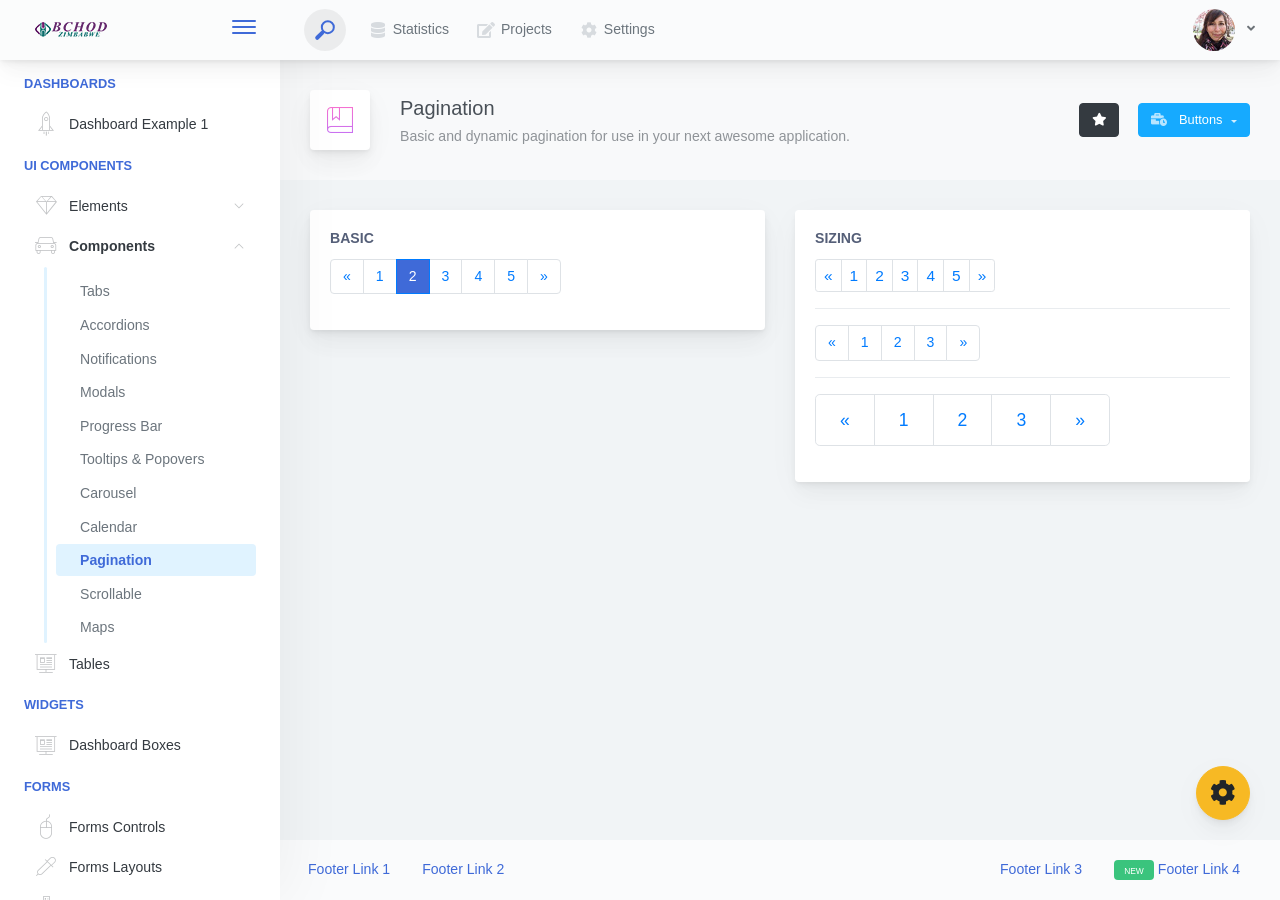
<file: public/main-view/components-pagination.html>
<!doctype html>
<html lang="en">

<head>
    <meta charset="utf-8">
    <meta http-equiv="X-UA-Compatible" content="IE=edge">
    <meta http-equiv="Content-Language" content="en">
    <meta http-equiv="Content-Type" content="text/html; charset=utf-8"/>
    <title>Pagination - Basic and dynamic pagination for use in your next awesome application.</title>
    <meta name="viewport" content="width=device-width, initial-scale=1, maximum-scale=1, user-scalable=no, shrink-to-fit=no" />
    <meta name="description" content="Basic and dynamic pagination for use in your next awesome application.">
    <meta name="msapplication-tap-highlight" content="no">
    <!--
    =========================================================
    * ArchitectUI HTML Theme Dashboard - v1.0.0
    =========================================================
    * Product Page: https://dashboardpack.com
    * Copyright 2019 DashboardPack (https://dashboardpack.com)
    * Licensed under MIT (https://github.com/DashboardPack/architectui-html-theme-free/blob/master/LICENSE)
    =========================================================
    * The above copyright notice and this permission notice shall be included in all copies or substantial portions of the Software.
    -->
<link href="./main.css" rel="stylesheet"></head>
<body>
    <div class="app-container app-theme-white body-tabs-shadow fixed-sidebar fixed-header">
        <div class="app-header header-shadow">
            <div class="app-header__logo">
                <div class="logo-src"></div>
                <div class="header__pane ml-auto">
                    <div>
                        <button type="button" class="hamburger close-sidebar-btn hamburger--elastic" data-class="closed-sidebar">
                            <span class="hamburger-box">
                                <span class="hamburger-inner"></span>
                            </span>
                        </button>
                    </div>
                </div>
            </div>
            <div class="app-header__mobile-menu">
                <div>
                    <button type="button" class="hamburger hamburger--elastic mobile-toggle-nav">
                        <span class="hamburger-box">
                            <span class="hamburger-inner"></span>
                        </span>
                    </button>
                </div>
            </div>
            <div class="app-header__menu">
                <span>
                    <button type="button" class="btn-icon btn-icon-only btn btn-primary btn-sm mobile-toggle-header-nav">
                        <span class="btn-icon-wrapper">
                            <i class="fa fa-ellipsis-v fa-w-6"></i>
                        </span>
                    </button>
                </span>
            </div>    <div class="app-header__content">
                <div class="app-header-left">
                    <div class="search-wrapper">
                        <div class="input-holder">
                            <input type="text" class="search-input" placeholder="Type to search">
                            <button class="search-icon"><span></span></button>
                        </div>
                        <button class="close"></button>
                    </div>
                    <ul class="header-menu nav">
                        <li class="nav-item">
                            <a href="javascript:void(0);" class="nav-link">
                                <i class="nav-link-icon fa fa-database"> </i>
                                Statistics
                            </a>
                        </li>
                        <li class="btn-group nav-item">
                            <a href="javascript:void(0);" class="nav-link">
                                <i class="nav-link-icon fa fa-edit"></i>
                                Projects
                            </a>
                        </li>
                        <li class="dropdown nav-item">
                            <a href="javascript:void(0);" class="nav-link">
                                <i class="nav-link-icon fa fa-cog"></i>
                                Settings
                            </a>
                        </li>
                    </ul>        </div>
                <div class="app-header-right">
                    <div class="header-btn-lg pr-0">
                        <div class="widget-content p-0">
                            <div class="widget-content-wrapper">
                                <div class="widget-content-left">
                                    <div class="btn-group">
                                        <a data-toggle="dropdown" aria-haspopup="true" aria-expanded="false" class="p-0 btn">
                                            <img width="42" class="rounded-circle" src="assets/images/avatars/1.jpg" alt="">
                                            <i class="fa fa-angle-down ml-2 opacity-8"></i>
                                        </a>
                                        <div tabindex="-1" role="menu" aria-hidden="true" class="dropdown-menu dropdown-menu-right">
                                            <button type="button" tabindex="0" class="dropdown-item">User Account</button>
                                            <button type="button" tabindex="0" class="dropdown-item">Settings</button>
                                            <h6 tabindex="-1" class="dropdown-header">Header</h6>
                                            <button type="button" tabindex="0" class="dropdown-item">Actions</button>
                                            <div tabindex="-1" class="dropdown-divider"></div>
                                            <button type="button" tabindex="0" class="dropdown-item">Dividers</button>
                                        </div>
                                    </div>
                                </div>
                                <div class="widget-content-left  ml-3 header-user-info">
                                    <div class="widget-heading">
                                        Alina Mclourd
                                    </div>
                                    <div class="widget-subheading">
                                        VP People Manager
                                    </div>
                                </div>
                                <div class="widget-content-right header-user-info ml-3">
                                    <button type="button" class="btn-shadow p-1 btn btn-primary btn-sm show-toastr-example">
                                        <i class="fa text-white fa-calendar pr-1 pl-1"></i>
                                    </button>
                                </div>
                            </div>
                        </div>
                    </div>        </div>
            </div>
        </div>        <div class="ui-theme-settings">
            <button type="button" id="TooltipDemo" class="btn-open-options btn btn-warning">
                <i class="fa fa-cog fa-w-16 fa-spin fa-2x"></i>
            </button>
            <div class="theme-settings__inner">
                <div class="scrollbar-container">
                    <div class="theme-settings__options-wrapper">
                        <h3 class="themeoptions-heading">Layout Options
                        </h3>
                        <div class="p-3">
                            <ul class="list-group">
                                <li class="list-group-item">
                                    <div class="widget-content p-0">
                                        <div class="widget-content-wrapper">
                                            <div class="widget-content-left mr-3">
                                                <div class="switch has-switch switch-container-class" data-class="fixed-header">
                                                    <div class="switch-animate switch-on">
                                                        <input type="checkbox" checked data-toggle="toggle" data-onstyle="success">
                                                    </div>
                                                </div>
                                            </div>
                                            <div class="widget-content-left">
                                                <div class="widget-heading">Fixed Header
                                                </div>
                                                <div class="widget-subheading">Makes the header top fixed, always visible!
                                                </div>
                                            </div>
                                        </div>
                                    </div>
                                </li>
                                <li class="list-group-item">
                                    <div class="widget-content p-0">
                                        <div class="widget-content-wrapper">
                                            <div class="widget-content-left mr-3">
                                                <div class="switch has-switch switch-container-class" data-class="fixed-sidebar">
                                                    <div class="switch-animate switch-on">
                                                        <input type="checkbox" checked data-toggle="toggle" data-onstyle="success">
                                                    </div>
                                                </div>
                                            </div>
                                            <div class="widget-content-left">
                                                <div class="widget-heading">Fixed Sidebar
                                                </div>
                                                <div class="widget-subheading">Makes the sidebar left fixed, always visible!
                                                </div>
                                            </div>
                                        </div>
                                    </div>
                                </li>
                                <li class="list-group-item">
                                    <div class="widget-content p-0">
                                        <div class="widget-content-wrapper">
                                            <div class="widget-content-left mr-3">
                                                <div class="switch has-switch switch-container-class" data-class="fixed-footer">
                                                    <div class="switch-animate switch-off">
                                                        <input type="checkbox" data-toggle="toggle" data-onstyle="success">
                                                    </div>
                                                </div>
                                            </div>
                                            <div class="widget-content-left">
                                                <div class="widget-heading">Fixed Footer
                                                </div>
                                                <div class="widget-subheading">Makes the app footer bottom fixed, always visible!
                                                </div>
                                            </div>
                                        </div>
                                    </div>
                                </li>
                            </ul>
                        </div>
                        <h3 class="themeoptions-heading">
                            <div>
                                Header Options
                            </div>
                            <button type="button" class="btn-pill btn-shadow btn-wide ml-auto btn btn-focus btn-sm switch-header-cs-class" data-class="">
                                Restore Default
                            </button>
                        </h3>
                        <div class="p-3">
                            <ul class="list-group">
                                <li class="list-group-item">
                                    <h5 class="pb-2">Choose Color Scheme
                                    </h5>
                                    <div class="theme-settings-swatches">
                                        <div class="swatch-holder bg-primary switch-header-cs-class" data-class="bg-primary header-text-light">
                                        </div>
                                        <div class="swatch-holder bg-secondary switch-header-cs-class" data-class="bg-secondary header-text-light">
                                        </div>
                                        <div class="swatch-holder bg-success switch-header-cs-class" data-class="bg-success header-text-dark">
                                        </div>
                                        <div class="swatch-holder bg-info switch-header-cs-class" data-class="bg-info header-text-dark">
                                        </div>
                                        <div class="swatch-holder bg-warning switch-header-cs-class" data-class="bg-warning header-text-dark">
                                        </div>
                                        <div class="swatch-holder bg-danger switch-header-cs-class" data-class="bg-danger header-text-light">
                                        </div>
                                        <div class="swatch-holder bg-light switch-header-cs-class" data-class="bg-light header-text-dark">
                                        </div>
                                        <div class="swatch-holder bg-dark switch-header-cs-class" data-class="bg-dark header-text-light">
                                        </div>
                                        <div class="swatch-holder bg-focus switch-header-cs-class" data-class="bg-focus header-text-light">
                                        </div>
                                        <div class="swatch-holder bg-alternate switch-header-cs-class" data-class="bg-alternate header-text-light">
                                        </div>
                                        <div class="divider">
                                        </div>
                                        <div class="swatch-holder bg-vicious-stance switch-header-cs-class" data-class="bg-vicious-stance header-text-light">
                                        </div>
                                        <div class="swatch-holder bg-midnight-bloom switch-header-cs-class" data-class="bg-midnight-bloom header-text-light">
                                        </div>
                                        <div class="swatch-holder bg-night-sky switch-header-cs-class" data-class="bg-night-sky header-text-light">
                                        </div>
                                        <div class="swatch-holder bg-slick-carbon switch-header-cs-class" data-class="bg-slick-carbon header-text-light">
                                        </div>
                                        <div class="swatch-holder bg-asteroid switch-header-cs-class" data-class="bg-asteroid header-text-light">
                                        </div>
                                        <div class="swatch-holder bg-royal switch-header-cs-class" data-class="bg-royal header-text-light">
                                        </div>
                                        <div class="swatch-holder bg-warm-flame switch-header-cs-class" data-class="bg-warm-flame header-text-dark">
                                        </div>
                                        <div class="swatch-holder bg-night-fade switch-header-cs-class" data-class="bg-night-fade header-text-dark">
                                        </div>
                                        <div class="swatch-holder bg-sunny-morning switch-header-cs-class" data-class="bg-sunny-morning header-text-dark">
                                        </div>
                                        <div class="swatch-holder bg-tempting-azure switch-header-cs-class" data-class="bg-tempting-azure header-text-dark">
                                        </div>
                                        <div class="swatch-holder bg-amy-crisp switch-header-cs-class" data-class="bg-amy-crisp header-text-dark">
                                        </div>
                                        <div class="swatch-holder bg-heavy-rain switch-header-cs-class" data-class="bg-heavy-rain header-text-dark">
                                        </div>
                                        <div class="swatch-holder bg-mean-fruit switch-header-cs-class" data-class="bg-mean-fruit header-text-dark">
                                        </div>
                                        <div class="swatch-holder bg-malibu-beach switch-header-cs-class" data-class="bg-malibu-beach header-text-light">
                                        </div>
                                        <div class="swatch-holder bg-deep-blue switch-header-cs-class" data-class="bg-deep-blue header-text-dark">
                                        </div>
                                        <div class="swatch-holder bg-ripe-malin switch-header-cs-class" data-class="bg-ripe-malin header-text-light">
                                        </div>
                                        <div class="swatch-holder bg-arielle-smile switch-header-cs-class" data-class="bg-arielle-smile header-text-light">
                                        </div>
                                        <div class="swatch-holder bg-plum-plate switch-header-cs-class" data-class="bg-plum-plate header-text-light">
                                        </div>
                                        <div class="swatch-holder bg-happy-fisher switch-header-cs-class" data-class="bg-happy-fisher header-text-dark">
                                        </div>
                                        <div class="swatch-holder bg-happy-itmeo switch-header-cs-class" data-class="bg-happy-itmeo header-text-light">
                                        </div>
                                        <div class="swatch-holder bg-mixed-hopes switch-header-cs-class" data-class="bg-mixed-hopes header-text-light">
                                        </div>
                                        <div class="swatch-holder bg-strong-bliss switch-header-cs-class" data-class="bg-strong-bliss header-text-light">
                                        </div>
                                        <div class="swatch-holder bg-grow-early switch-header-cs-class" data-class="bg-grow-early header-text-light">
                                        </div>
                                        <div class="swatch-holder bg-love-kiss switch-header-cs-class" data-class="bg-love-kiss header-text-light">
                                        </div>
                                        <div class="swatch-holder bg-premium-dark switch-header-cs-class" data-class="bg-premium-dark header-text-light">
                                        </div>
                                        <div class="swatch-holder bg-happy-green switch-header-cs-class" data-class="bg-happy-green header-text-light">
                                        </div>
                                    </div>
                                </li>
                            </ul>
                        </div>
                        <h3 class="themeoptions-heading">
                            <div>Sidebar Options</div>
                            <button type="button" class="btn-pill btn-shadow btn-wide ml-auto btn btn-focus btn-sm switch-sidebar-cs-class" data-class="">
                                Restore Default
                            </button>
                        </h3>
                        <div class="p-3">
                            <ul class="list-group">
                                <li class="list-group-item">
                                    <h5 class="pb-2">Choose Color Scheme
                                    </h5>
                                    <div class="theme-settings-swatches">
                                        <div class="swatch-holder bg-primary switch-sidebar-cs-class" data-class="bg-primary sidebar-text-light">
                                        </div>
                                        <div class="swatch-holder bg-secondary switch-sidebar-cs-class" data-class="bg-secondary sidebar-text-light">
                                        </div>
                                        <div class="swatch-holder bg-success switch-sidebar-cs-class" data-class="bg-success sidebar-text-dark">
                                        </div>
                                        <div class="swatch-holder bg-info switch-sidebar-cs-class" data-class="bg-info sidebar-text-dark">
                                        </div>
                                        <div class="swatch-holder bg-warning switch-sidebar-cs-class" data-class="bg-warning sidebar-text-dark">
                                        </div>
                                        <div class="swatch-holder bg-danger switch-sidebar-cs-class" data-class="bg-danger sidebar-text-light">
                                        </div>
                                        <div class="swatch-holder bg-light switch-sidebar-cs-class" data-class="bg-light sidebar-text-dark">
                                        </div>
                                        <div class="swatch-holder bg-dark switch-sidebar-cs-class" data-class="bg-dark sidebar-text-light">
                                        </div>
                                        <div class="swatch-holder bg-focus switch-sidebar-cs-class" data-class="bg-focus sidebar-text-light">
                                        </div>
                                        <div class="swatch-holder bg-alternate switch-sidebar-cs-class" data-class="bg-alternate sidebar-text-light">
                                        </div>
                                        <div class="divider">
                                        </div>
                                        <div class="swatch-holder bg-vicious-stance switch-sidebar-cs-class" data-class="bg-vicious-stance sidebar-text-light">
                                        </div>
                                        <div class="swatch-holder bg-midnight-bloom switch-sidebar-cs-class" data-class="bg-midnight-bloom sidebar-text-light">
                                        </div>
                                        <div class="swatch-holder bg-night-sky switch-sidebar-cs-class" data-class="bg-night-sky sidebar-text-light">
                                        </div>
                                        <div class="swatch-holder bg-slick-carbon switch-sidebar-cs-class" data-class="bg-slick-carbon sidebar-text-light">
                                        </div>
                                        <div class="swatch-holder bg-asteroid switch-sidebar-cs-class" data-class="bg-asteroid sidebar-text-light">
                                        </div>
                                        <div class="swatch-holder bg-royal switch-sidebar-cs-class" data-class="bg-royal sidebar-text-light">
                                        </div>
                                        <div class="swatch-holder bg-warm-flame switch-sidebar-cs-class" data-class="bg-warm-flame sidebar-text-dark">
                                        </div>
                                        <div class="swatch-holder bg-night-fade switch-sidebar-cs-class" data-class="bg-night-fade sidebar-text-dark">
                                        </div>
                                        <div class="swatch-holder bg-sunny-morning switch-sidebar-cs-class" data-class="bg-sunny-morning sidebar-text-dark">
                                        </div>
                                        <div class="swatch-holder bg-tempting-azure switch-sidebar-cs-class" data-class="bg-tempting-azure sidebar-text-dark">
                                        </div>
                                        <div class="swatch-holder bg-amy-crisp switch-sidebar-cs-class" data-class="bg-amy-crisp sidebar-text-dark">
                                        </div>
                                        <div class="swatch-holder bg-heavy-rain switch-sidebar-cs-class" data-class="bg-heavy-rain sidebar-text-dark">
                                        </div>
                                        <div class="swatch-holder bg-mean-fruit switch-sidebar-cs-class" data-class="bg-mean-fruit sidebar-text-dark">
                                        </div>
                                        <div class="swatch-holder bg-malibu-beach switch-sidebar-cs-class" data-class="bg-malibu-beach sidebar-text-light">
                                        </div>
                                        <div class="swatch-holder bg-deep-blue switch-sidebar-cs-class" data-class="bg-deep-blue sidebar-text-dark">
                                        </div>
                                        <div class="swatch-holder bg-ripe-malin switch-sidebar-cs-class" data-class="bg-ripe-malin sidebar-text-light">
                                        </div>
                                        <div class="swatch-holder bg-arielle-smile switch-sidebar-cs-class" data-class="bg-arielle-smile sidebar-text-light">
                                        </div>
                                        <div class="swatch-holder bg-plum-plate switch-sidebar-cs-class" data-class="bg-plum-plate sidebar-text-light">
                                        </div>
                                        <div class="swatch-holder bg-happy-fisher switch-sidebar-cs-class" data-class="bg-happy-fisher sidebar-text-dark">
                                        </div>
                                        <div class="swatch-holder bg-happy-itmeo switch-sidebar-cs-class" data-class="bg-happy-itmeo sidebar-text-light">
                                        </div>
                                        <div class="swatch-holder bg-mixed-hopes switch-sidebar-cs-class" data-class="bg-mixed-hopes sidebar-text-light">
                                        </div>
                                        <div class="swatch-holder bg-strong-bliss switch-sidebar-cs-class" data-class="bg-strong-bliss sidebar-text-light">
                                        </div>
                                        <div class="swatch-holder bg-grow-early switch-sidebar-cs-class" data-class="bg-grow-early sidebar-text-light">
                                        </div>
                                        <div class="swatch-holder bg-love-kiss switch-sidebar-cs-class" data-class="bg-love-kiss sidebar-text-light">
                                        </div>
                                        <div class="swatch-holder bg-premium-dark switch-sidebar-cs-class" data-class="bg-premium-dark sidebar-text-light">
                                        </div>
                                        <div class="swatch-holder bg-happy-green switch-sidebar-cs-class" data-class="bg-happy-green sidebar-text-light">
                                        </div>
                                    </div>
                                </li>
                            </ul>
                        </div>
                        <h3 class="themeoptions-heading">
                            <div>Main Content Options</div>
                            <button type="button" class="btn-pill btn-shadow btn-wide ml-auto active btn btn-focus btn-sm">Restore Default
                            </button>
                        </h3>
                        <div class="p-3">
                            <ul class="list-group">
                                <li class="list-group-item">
                                    <h5 class="pb-2">Page Section Tabs
                                    </h5>
                                    <div class="theme-settings-swatches">
                                        <div role="group" class="mt-2 btn-group">
                                            <button type="button" class="btn-wide btn-shadow btn-primary btn btn-secondary switch-theme-class" data-class="body-tabs-line">
                                                Line
                                            </button>
                                            <button type="button" class="btn-wide btn-shadow btn-primary active btn btn-secondary switch-theme-class" data-class="body-tabs-shadow">
                                                Shadow
                                            </button>
                                        </div>
                                    </div>
                                </li>
                            </ul>
                        </div>
                    </div>
                </div>
            </div>
        </div>        <div class="app-main">
                <div class="app-sidebar sidebar-shadow">
                    <div class="app-header__logo">
                        <div class="logo-src"></div>
                        <div class="header__pane ml-auto">
                            <div>
                                <button type="button" class="hamburger close-sidebar-btn hamburger--elastic" data-class="closed-sidebar">
                                    <span class="hamburger-box">
                                        <span class="hamburger-inner"></span>
                                    </span>
                                </button>
                            </div>
                        </div>
                    </div>
                    <div class="app-header__mobile-menu">
                        <div>
                            <button type="button" class="hamburger hamburger--elastic mobile-toggle-nav">
                                <span class="hamburger-box">
                                    <span class="hamburger-inner"></span>
                                </span>
                            </button>
                        </div>
                    </div>
                    <div class="app-header__menu">
                        <span>
                            <button type="button" class="btn-icon btn-icon-only btn btn-primary btn-sm mobile-toggle-header-nav">
                                <span class="btn-icon-wrapper">
                                    <i class="fa fa-ellipsis-v fa-w-6"></i>
                                </span>
                            </button>
                        </span>
                    </div>    <div class="scrollbar-sidebar">
                        <div class="app-sidebar__inner">
                            <ul class="vertical-nav-menu">
                                <li class="app-sidebar__heading">Dashboards</li>
                                <li>
                                    <a href="index.html">
                                        <i class="metismenu-icon pe-7s-rocket"></i>
                                        Dashboard Example 1
                                    </a>
                                </li>
                                <li class="app-sidebar__heading">UI Components</li>
                                <li
                                    
                                    
                                    
                                    
                                    
                                    
                                    
                                    
                                >
                                    <a href="#">
                                        <i class="metismenu-icon pe-7s-diamond"></i>
                                        Elements
                                        <i class="metismenu-state-icon pe-7s-angle-down caret-left"></i>
                                    </a>
                                    <ul
                                        
                                        
                                        
                                        
                                        
                                        
                                        
                                        
                                    >
                                        <li>
                                            <a href="elements-buttons-standard.html">
                                                <i class="metismenu-icon"></i>
                                                Buttons
                                            </a>
                                        </li>
                                        <li>
                                            <a href="elements-dropdowns.html">
                                                <i class="metismenu-icon">
                                                </i>Dropdowns
                                            </a>
                                        </li>
                                        <li>
                                            <a href="elements-icons.html">
                                                <i class="metismenu-icon">
                                                </i>Icons
                                            </a>
                                        </li>
                                        <li>
                                            <a href="elements-badges-labels.html">
                                                <i class="metismenu-icon">
                                                </i>Badges
                                            </a>
                                        </li>
                                        <li>
                                            <a href="elements-cards.html">
                                                <i class="metismenu-icon">
                                                </i>Cards
                                            </a>
                                        </li>
                                        <li>
                                            <a href="elements-list-group.html">
                                                <i class="metismenu-icon">
                                                </i>List Groups
                                            </a>
                                        </li>
                                        <li>
                                            <a href="elements-navigation.html">
                                                <i class="metismenu-icon">
                                                </i>Navigation Menus
                                            </a>
                                        </li>
                                        <li>
                                            <a href="elements-utilities.html">
                                                <i class="metismenu-icon">
                                                </i>Utilities
                                            </a>
                                        </li>
                                    </ul>
                                </li>
                                <li
                                    
                                    
                                    
                                    
                                    
                                    
                                    
                                    
                                     class="mm-active"
                                    
                                    
                                >
                                    <a href="#">
                                        <i class="metismenu-icon pe-7s-car"></i>
                                        Components
                                        <i class="metismenu-state-icon pe-7s-angle-down caret-left"></i>
                                    </a>
                                    <ul
                                        
                                        
                                        
                                        
                                        
                                        
                                        
                                        
                                         class="mm-show"
                                        
                                        
                                    >
                                        <li>
                                            <a href="components-tabs.html">
                                                <i class="metismenu-icon">
                                                </i>Tabs
                                            </a>
                                        </li>
                                        <li>
                                            <a href="components-accordions.html">
                                                <i class="metismenu-icon">
                                                </i>Accordions
                                            </a>
                                        </li>
                                        <li>
                                            <a href="components-notifications.html">
                                                <i class="metismenu-icon">
                                                </i>Notifications
                                            </a>
                                        </li>
                                        <li>
                                            <a href="components-modals.html">
                                                <i class="metismenu-icon">
                                                </i>Modals
                                            </a>
                                        </li>
                                        <li>
                                            <a href="components-progress-bar.html">
                                                <i class="metismenu-icon">
                                                </i>Progress Bar
                                            </a>
                                        </li>
                                        <li>
                                            <a href="components-tooltips-popovers.html">
                                                <i class="metismenu-icon">
                                                </i>Tooltips &amp; Popovers
                                            </a>
                                        </li>
                                        <li>
                                            <a href="components-carousel.html">
                                                <i class="metismenu-icon">
                                                </i>Carousel
                                            </a>
                                        </li>
                                        <li>
                                            <a href="components-calendar.html">
                                                <i class="metismenu-icon">
                                                </i>Calendar
                                            </a>
                                        </li>
                                        <li>
                                            <a href="components-pagination.html" class="mm-active">
                                                <i class="metismenu-icon">
                                                </i>Pagination
                                            </a>
                                        </li>
                                        <li>
                                            <a href="components-scrollable-elements.html">
                                                <i class="metismenu-icon">
                                                </i>Scrollable
                                            </a>
                                        </li>
                                        <li>
                                            <a href="components-maps.html">
                                                <i class="metismenu-icon">
                                                </i>Maps
                                            </a>
                                        </li>
                                    </ul>
                                </li>
                                <li  >
                                    <a href="tables-regular.html">
                                        <i class="metismenu-icon pe-7s-display2"></i>
                                        Tables
                                    </a>
                                </li>
                                <li class="app-sidebar__heading">Widgets</li>
                                <li>
                                    <a href="dashboard-boxes.html">
                                        <i class="metismenu-icon pe-7s-display2"></i>
                                        Dashboard Boxes
                                    </a>
                                </li>
                                <li class="app-sidebar__heading">Forms</li>
                                <li>
                                    <a href="forms-controls.html">
                                        <i class="metismenu-icon pe-7s-mouse">
                                        </i>Forms Controls
                                    </a>
                                </li>
                                <li>
                                    <a href="forms-layouts.html">
                                        <i class="metismenu-icon pe-7s-eyedropper">
                                        </i>Forms Layouts
                                    </a>
                                </li>
                                <li>
                                    <a href="forms-validation.html">
                                        <i class="metismenu-icon pe-7s-pendrive">
                                        </i>Forms Validation
                                    </a>
                                </li>
                                <li class="app-sidebar__heading">Charts</li>
                                <li>
                                    <a href="charts-chartjs.html">
                                        <i class="metismenu-icon pe-7s-graph2">
                                        </i>ChartJS
                                    </a>
                                </li>
                                <li class="app-sidebar__heading">PRO Version</li>
                                <li>
                                    <a href="https://dashboardpack.com/theme-details/architectui-dashboard-html-pro/" target="_blank">
                                        <i class="metismenu-icon pe-7s-graph2">
                                        </i>
                                        Upgrade to PRO
                                    </a>
                                </li>
                            </ul>
                        </div>
                    </div>
                </div>    <div class="app-main__outer">
                    <div class="app-main__inner">
                        <div class="app-page-title">
                            <div class="page-title-wrapper">
                                <div class="page-title-heading">
                                    <div class="page-title-icon">
                                        <i class="pe-7s-notebook icon-gradient bg-mixed-hopes">
                                        </i>
                                    </div>
                                    <div>Pagination
                                        <div class="page-title-subheading">Basic and dynamic pagination for use in your next awesome application.
                                        </div>
                                    </div>
                                </div>
                                <div class="page-title-actions">
                                    <button type="button" data-toggle="tooltip" title="Example Tooltip" data-placement="bottom" class="btn-shadow mr-3 btn btn-dark">
                                        <i class="fa fa-star"></i>
                                    </button>
                                    <div class="d-inline-block dropdown">
                                        <button type="button" data-toggle="dropdown" aria-haspopup="true" aria-expanded="false" class="btn-shadow dropdown-toggle btn btn-info">
                                            <span class="btn-icon-wrapper pr-2 opacity-7">
                                                <i class="fa fa-business-time fa-w-20"></i>
                                            </span>
                                            Buttons
                                        </button>
                                        <div tabindex="-1" role="menu" aria-hidden="true" class="dropdown-menu dropdown-menu-right">
                                            <ul class="nav flex-column">
                                                <li class="nav-item">
                                                    <a href="javascript:void(0);" class="nav-link">
                                                        <i class="nav-link-icon lnr-inbox"></i>
                                                        <span>
                                                            Inbox
                                                        </span>
                                                        <div class="ml-auto badge badge-pill badge-secondary">86</div>
                                                    </a>
                                                </li>
                                                <li class="nav-item">
                                                    <a href="javascript:void(0);" class="nav-link">
                                                        <i class="nav-link-icon lnr-book"></i>
                                                        <span>
                                                            Book
                                                        </span>
                                                        <div class="ml-auto badge badge-pill badge-danger">5</div>
                                                    </a>
                                                </li>
                                                <li class="nav-item">
                                                    <a href="javascript:void(0);" class="nav-link">
                                                        <i class="nav-link-icon lnr-picture"></i>
                                                        <span>
                                                            Picture
                                                        </span>
                                                    </a>
                                                </li>
                                                <li class="nav-item">
                                                    <a disabled href="javascript:void(0);" class="nav-link disabled">
                                                        <i class="nav-link-icon lnr-file-empty"></i>
                                                        <span>
                                                            File Disabled
                                                        </span>
                                                    </a>
                                                </li>
                                            </ul>
                                        </div>
                                    </div>
                                </div>    </div>
                        </div>            <div class="row">
                            <div class="col-lg-6">
                                <div class="main-card mb-3 card">
                                    <div class="card-body"><h5 class="card-title">Basic</h5>
                                        <nav class="" aria-label="Page navigation example">
                                            <ul class="pagination">
                                                <li class="page-item"><a href="javascript:void(0);" class="page-link" aria-label="Previous"><span aria-hidden="true">«</span><span class="sr-only">Previous</span></a></li>
                                                <li class="page-item"><a href="javascript:void(0);" class="page-link">1</a></li>
                                                <li class="page-item active"><a href="javascript:void(0);" class="page-link">2</a></li>
                                                <li class="page-item"><a href="javascript:void(0);" class="page-link">3</a></li>
                                                <li class="page-item"><a href="javascript:void(0);" class="page-link">4</a></li>
                                                <li class="page-item"><a href="javascript:void(0);" class="page-link">5</a></li>
                                                <li class="page-item"><a href="javascript:void(0);" class="page-link" aria-label="Next"><span aria-hidden="true">»</span><span class="sr-only">Next</span></a></li>
                                            </ul>
                                        </nav>
                                    </div>
                                </div>
                            </div>
                            <div class="col-lg-6">
                                <div class="main-card mb-3 card">
                                    <div class="card-body"><h5 class="card-title">Sizing</h5>
                                        <nav class="" aria-label="Page navigation example">
                                            <ul class="pagination pagination-sm">
                                                <li class="page-item"><a href="javascript:void(0);" class="page-link" aria-label="Previous"><span aria-hidden="true">«</span><span class="sr-only">Previous</span></a></li>
                                                <li class="page-item"><a href="javascript:void(0);" class="page-link">1</a></li>
                                                <li class="page-item"><a href="javascript:void(0);" class="page-link">2</a></li>
                                                <li class="page-item"><a href="javascript:void(0);" class="page-link">3</a></li>
                                                <li class="page-item"><a href="javascript:void(0);" class="page-link">4</a></li>
                                                <li class="page-item"><a href="javascript:void(0);" class="page-link">5</a></li>
                                                <li class="page-item"><a href="javascript:void(0);" class="page-link" aria-label="Next"><span aria-hidden="true">»</span><span class="sr-only">Next</span></a></li>
                                            </ul>
                                        </nav>
                                        <div class="divider"></div>
                                        <nav class="" aria-label="Page navigation example">
                                            <ul class="pagination">
                                                <li class="page-item"><a href="javascript:void(0);" class="page-link" aria-label="Previous"><span aria-hidden="true">«</span><span class="sr-only">Previous</span></a></li>
                                                <li class="page-item"><a href="javascript:void(0);" class="page-link">1</a></li>
                                                <li class="page-item"><a href="javascript:void(0);" class="page-link">2</a></li>
                                                <li class="page-item"><a href="javascript:void(0);" class="page-link">3</a></li>
                                                <li class="page-item"><a href="javascript:void(0);" class="page-link" aria-label="Next"><span aria-hidden="true">»</span><span class="sr-only">Next</span></a></li>
                                            </ul>
                                        </nav>
                                        <div class="divider"></div>
                                        <nav class="" aria-label="Page navigation example">
                                            <ul class="pagination pagination-lg">
                                                <li class="page-item"><a href="javascript:void(0);" class="page-link" aria-label="Previous"><span aria-hidden="true">«</span><span class="sr-only">Previous</span></a></li>
                                                <li class="page-item"><a href="javascript:void(0);" class="page-link">1</a></li>
                                                <li class="page-item"><a href="javascript:void(0);" class="page-link">2</a></li>
                                                <li class="page-item"><a href="javascript:void(0);" class="page-link">3</a></li>
                                                <li class="page-item"><a href="javascript:void(0);" class="page-link" aria-label="Next"><span aria-hidden="true">»</span><span class="sr-only">Next</span></a></li>
                                            </ul>
                                        </nav>
                                    </div>
                                </div>
                            </div>
                        </div>
                    </div>
                    <div class="app-wrapper-footer">
                        <div class="app-footer">
                            <div class="app-footer__inner">
                                <div class="app-footer-left">
                                    <ul class="nav">
                                        <li class="nav-item">
                                            <a href="javascript:void(0);" class="nav-link">
                                                Footer Link 1
                                            </a>
                                        </li>
                                        <li class="nav-item">
                                            <a href="javascript:void(0);" class="nav-link">
                                                Footer Link 2
                                            </a>
                                        </li>
                                    </ul>
                                </div>
                                <div class="app-footer-right">
                                    <ul class="nav">
                                        <li class="nav-item">
                                            <a href="javascript:void(0);" class="nav-link">
                                                Footer Link 3
                                            </a>
                                        </li>
                                        <li class="nav-item">
                                            <a href="javascript:void(0);" class="nav-link">
                                                <div class="badge badge-success mr-1 ml-0">
                                                    <small>NEW</small>
                                                </div>
                                                Footer Link 4
                                            </a>
                                        </li>
                                    </ul>
                                </div>
                            </div>
                        </div>
                    </div>    </div>
        </div>
    </div>
<script type="text/javascript" src="./assets/scripts/main.js"></script></body>
</html>
</file>
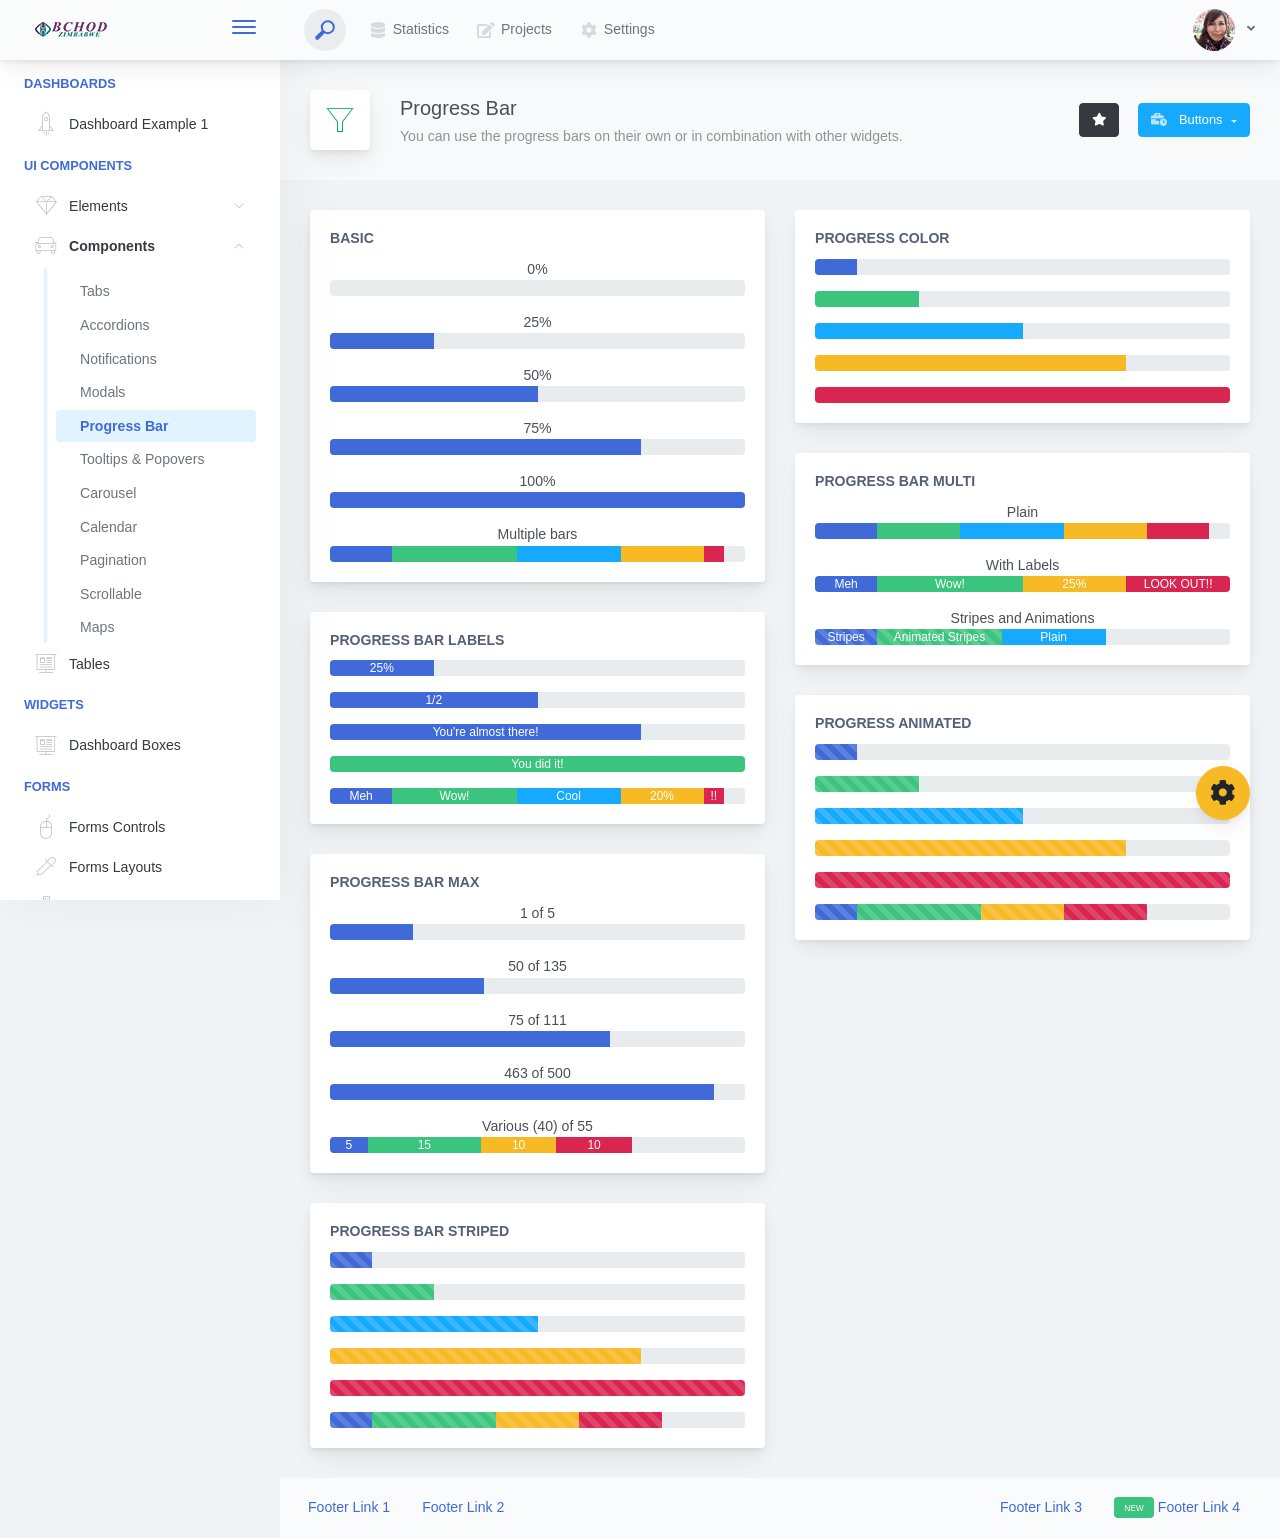
<file: public/main-view/components-progress-bar.html>
<!doctype html>
<html lang="en">

<head>
    <meta charset="utf-8">
    <meta http-equiv="X-UA-Compatible" content="IE=edge">
    <meta http-equiv="Content-Language" content="en">
    <meta http-equiv="Content-Type" content="text/html; charset=utf-8"/>
    <title>Progress Bar - You can use the progress bars on their own or in combination with other widgets.</title>
    <meta name="viewport" content="width=device-width, initial-scale=1, maximum-scale=1, user-scalable=no, shrink-to-fit=no" />
    <meta name="description" content="You can use the progress bars on their own or in combination with other widgets.">
    <meta name="msapplication-tap-highlight" content="no">
    <!--
    =========================================================
    * ArchitectUI HTML Theme Dashboard - v1.0.0
    =========================================================
    * Product Page: https://dashboardpack.com
    * Copyright 2019 DashboardPack (https://dashboardpack.com)
    * Licensed under MIT (https://github.com/DashboardPack/architectui-html-theme-free/blob/master/LICENSE)
    =========================================================
    * The above copyright notice and this permission notice shall be included in all copies or substantial portions of the Software.
    -->
<link href="./main.css" rel="stylesheet"></head>
<body>
    <div class="app-container app-theme-white body-tabs-shadow fixed-sidebar fixed-header">
        <div class="app-header header-shadow">
            <div class="app-header__logo">
                <div class="logo-src"></div>
                <div class="header__pane ml-auto">
                    <div>
                        <button type="button" class="hamburger close-sidebar-btn hamburger--elastic" data-class="closed-sidebar">
                            <span class="hamburger-box">
                                <span class="hamburger-inner"></span>
                            </span>
                        </button>
                    </div>
                </div>
            </div>
            <div class="app-header__mobile-menu">
                <div>
                    <button type="button" class="hamburger hamburger--elastic mobile-toggle-nav">
                        <span class="hamburger-box">
                            <span class="hamburger-inner"></span>
                        </span>
                    </button>
                </div>
            </div>
            <div class="app-header__menu">
                <span>
                    <button type="button" class="btn-icon btn-icon-only btn btn-primary btn-sm mobile-toggle-header-nav">
                        <span class="btn-icon-wrapper">
                            <i class="fa fa-ellipsis-v fa-w-6"></i>
                        </span>
                    </button>
                </span>
            </div>    <div class="app-header__content">
                <div class="app-header-left">
                    <div class="search-wrapper">
                        <div class="input-holder">
                            <input type="text" class="search-input" placeholder="Type to search">
                            <button class="search-icon"><span></span></button>
                        </div>
                        <button class="close"></button>
                    </div>
                    <ul class="header-menu nav">
                        <li class="nav-item">
                            <a href="javascript:void(0);" class="nav-link">
                                <i class="nav-link-icon fa fa-database"> </i>
                                Statistics
                            </a>
                        </li>
                        <li class="btn-group nav-item">
                            <a href="javascript:void(0);" class="nav-link">
                                <i class="nav-link-icon fa fa-edit"></i>
                                Projects
                            </a>
                        </li>
                        <li class="dropdown nav-item">
                            <a href="javascript:void(0);" class="nav-link">
                                <i class="nav-link-icon fa fa-cog"></i>
                                Settings
                            </a>
                        </li>
                    </ul>        </div>
                <div class="app-header-right">
                    <div class="header-btn-lg pr-0">
                        <div class="widget-content p-0">
                            <div class="widget-content-wrapper">
                                <div class="widget-content-left">
                                    <div class="btn-group">
                                        <a data-toggle="dropdown" aria-haspopup="true" aria-expanded="false" class="p-0 btn">
                                            <img width="42" class="rounded-circle" src="assets/images/avatars/1.jpg" alt="">
                                            <i class="fa fa-angle-down ml-2 opacity-8"></i>
                                        </a>
                                        <div tabindex="-1" role="menu" aria-hidden="true" class="dropdown-menu dropdown-menu-right">
                                            <button type="button" tabindex="0" class="dropdown-item">User Account</button>
                                            <button type="button" tabindex="0" class="dropdown-item">Settings</button>
                                            <h6 tabindex="-1" class="dropdown-header">Header</h6>
                                            <button type="button" tabindex="0" class="dropdown-item">Actions</button>
                                            <div tabindex="-1" class="dropdown-divider"></div>
                                            <button type="button" tabindex="0" class="dropdown-item">Dividers</button>
                                        </div>
                                    </div>
                                </div>
                                <div class="widget-content-left  ml-3 header-user-info">
                                    <div class="widget-heading">
                                        Alina Mclourd
                                    </div>
                                    <div class="widget-subheading">
                                        VP People Manager
                                    </div>
                                </div>
                                <div class="widget-content-right header-user-info ml-3">
                                    <button type="button" class="btn-shadow p-1 btn btn-primary btn-sm show-toastr-example">
                                        <i class="fa text-white fa-calendar pr-1 pl-1"></i>
                                    </button>
                                </div>
                            </div>
                        </div>
                    </div>        </div>
            </div>
        </div>        <div class="ui-theme-settings">
            <button type="button" id="TooltipDemo" class="btn-open-options btn btn-warning">
                <i class="fa fa-cog fa-w-16 fa-spin fa-2x"></i>
            </button>
            <div class="theme-settings__inner">
                <div class="scrollbar-container">
                    <div class="theme-settings__options-wrapper">
                        <h3 class="themeoptions-heading">Layout Options
                        </h3>
                        <div class="p-3">
                            <ul class="list-group">
                                <li class="list-group-item">
                                    <div class="widget-content p-0">
                                        <div class="widget-content-wrapper">
                                            <div class="widget-content-left mr-3">
                                                <div class="switch has-switch switch-container-class" data-class="fixed-header">
                                                    <div class="switch-animate switch-on">
                                                        <input type="checkbox" checked data-toggle="toggle" data-onstyle="success">
                                                    </div>
                                                </div>
                                            </div>
                                            <div class="widget-content-left">
                                                <div class="widget-heading">Fixed Header
                                                </div>
                                                <div class="widget-subheading">Makes the header top fixed, always visible!
                                                </div>
                                            </div>
                                        </div>
                                    </div>
                                </li>
                                <li class="list-group-item">
                                    <div class="widget-content p-0">
                                        <div class="widget-content-wrapper">
                                            <div class="widget-content-left mr-3">
                                                <div class="switch has-switch switch-container-class" data-class="fixed-sidebar">
                                                    <div class="switch-animate switch-on">
                                                        <input type="checkbox" checked data-toggle="toggle" data-onstyle="success">
                                                    </div>
                                                </div>
                                            </div>
                                            <div class="widget-content-left">
                                                <div class="widget-heading">Fixed Sidebar
                                                </div>
                                                <div class="widget-subheading">Makes the sidebar left fixed, always visible!
                                                </div>
                                            </div>
                                        </div>
                                    </div>
                                </li>
                                <li class="list-group-item">
                                    <div class="widget-content p-0">
                                        <div class="widget-content-wrapper">
                                            <div class="widget-content-left mr-3">
                                                <div class="switch has-switch switch-container-class" data-class="fixed-footer">
                                                    <div class="switch-animate switch-off">
                                                        <input type="checkbox" data-toggle="toggle" data-onstyle="success">
                                                    </div>
                                                </div>
                                            </div>
                                            <div class="widget-content-left">
                                                <div class="widget-heading">Fixed Footer
                                                </div>
                                                <div class="widget-subheading">Makes the app footer bottom fixed, always visible!
                                                </div>
                                            </div>
                                        </div>
                                    </div>
                                </li>
                            </ul>
                        </div>
                        <h3 class="themeoptions-heading">
                            <div>
                                Header Options
                            </div>
                            <button type="button" class="btn-pill btn-shadow btn-wide ml-auto btn btn-focus btn-sm switch-header-cs-class" data-class="">
                                Restore Default
                            </button>
                        </h3>
                        <div class="p-3">
                            <ul class="list-group">
                                <li class="list-group-item">
                                    <h5 class="pb-2">Choose Color Scheme
                                    </h5>
                                    <div class="theme-settings-swatches">
                                        <div class="swatch-holder bg-primary switch-header-cs-class" data-class="bg-primary header-text-light">
                                        </div>
                                        <div class="swatch-holder bg-secondary switch-header-cs-class" data-class="bg-secondary header-text-light">
                                        </div>
                                        <div class="swatch-holder bg-success switch-header-cs-class" data-class="bg-success header-text-dark">
                                        </div>
                                        <div class="swatch-holder bg-info switch-header-cs-class" data-class="bg-info header-text-dark">
                                        </div>
                                        <div class="swatch-holder bg-warning switch-header-cs-class" data-class="bg-warning header-text-dark">
                                        </div>
                                        <div class="swatch-holder bg-danger switch-header-cs-class" data-class="bg-danger header-text-light">
                                        </div>
                                        <div class="swatch-holder bg-light switch-header-cs-class" data-class="bg-light header-text-dark">
                                        </div>
                                        <div class="swatch-holder bg-dark switch-header-cs-class" data-class="bg-dark header-text-light">
                                        </div>
                                        <div class="swatch-holder bg-focus switch-header-cs-class" data-class="bg-focus header-text-light">
                                        </div>
                                        <div class="swatch-holder bg-alternate switch-header-cs-class" data-class="bg-alternate header-text-light">
                                        </div>
                                        <div class="divider">
                                        </div>
                                        <div class="swatch-holder bg-vicious-stance switch-header-cs-class" data-class="bg-vicious-stance header-text-light">
                                        </div>
                                        <div class="swatch-holder bg-midnight-bloom switch-header-cs-class" data-class="bg-midnight-bloom header-text-light">
                                        </div>
                                        <div class="swatch-holder bg-night-sky switch-header-cs-class" data-class="bg-night-sky header-text-light">
                                        </div>
                                        <div class="swatch-holder bg-slick-carbon switch-header-cs-class" data-class="bg-slick-carbon header-text-light">
                                        </div>
                                        <div class="swatch-holder bg-asteroid switch-header-cs-class" data-class="bg-asteroid header-text-light">
                                        </div>
                                        <div class="swatch-holder bg-royal switch-header-cs-class" data-class="bg-royal header-text-light">
                                        </div>
                                        <div class="swatch-holder bg-warm-flame switch-header-cs-class" data-class="bg-warm-flame header-text-dark">
                                        </div>
                                        <div class="swatch-holder bg-night-fade switch-header-cs-class" data-class="bg-night-fade header-text-dark">
                                        </div>
                                        <div class="swatch-holder bg-sunny-morning switch-header-cs-class" data-class="bg-sunny-morning header-text-dark">
                                        </div>
                                        <div class="swatch-holder bg-tempting-azure switch-header-cs-class" data-class="bg-tempting-azure header-text-dark">
                                        </div>
                                        <div class="swatch-holder bg-amy-crisp switch-header-cs-class" data-class="bg-amy-crisp header-text-dark">
                                        </div>
                                        <div class="swatch-holder bg-heavy-rain switch-header-cs-class" data-class="bg-heavy-rain header-text-dark">
                                        </div>
                                        <div class="swatch-holder bg-mean-fruit switch-header-cs-class" data-class="bg-mean-fruit header-text-dark">
                                        </div>
                                        <div class="swatch-holder bg-malibu-beach switch-header-cs-class" data-class="bg-malibu-beach header-text-light">
                                        </div>
                                        <div class="swatch-holder bg-deep-blue switch-header-cs-class" data-class="bg-deep-blue header-text-dark">
                                        </div>
                                        <div class="swatch-holder bg-ripe-malin switch-header-cs-class" data-class="bg-ripe-malin header-text-light">
                                        </div>
                                        <div class="swatch-holder bg-arielle-smile switch-header-cs-class" data-class="bg-arielle-smile header-text-light">
                                        </div>
                                        <div class="swatch-holder bg-plum-plate switch-header-cs-class" data-class="bg-plum-plate header-text-light">
                                        </div>
                                        <div class="swatch-holder bg-happy-fisher switch-header-cs-class" data-class="bg-happy-fisher header-text-dark">
                                        </div>
                                        <div class="swatch-holder bg-happy-itmeo switch-header-cs-class" data-class="bg-happy-itmeo header-text-light">
                                        </div>
                                        <div class="swatch-holder bg-mixed-hopes switch-header-cs-class" data-class="bg-mixed-hopes header-text-light">
                                        </div>
                                        <div class="swatch-holder bg-strong-bliss switch-header-cs-class" data-class="bg-strong-bliss header-text-light">
                                        </div>
                                        <div class="swatch-holder bg-grow-early switch-header-cs-class" data-class="bg-grow-early header-text-light">
                                        </div>
                                        <div class="swatch-holder bg-love-kiss switch-header-cs-class" data-class="bg-love-kiss header-text-light">
                                        </div>
                                        <div class="swatch-holder bg-premium-dark switch-header-cs-class" data-class="bg-premium-dark header-text-light">
                                        </div>
                                        <div class="swatch-holder bg-happy-green switch-header-cs-class" data-class="bg-happy-green header-text-light">
                                        </div>
                                    </div>
                                </li>
                            </ul>
                        </div>
                        <h3 class="themeoptions-heading">
                            <div>Sidebar Options</div>
                            <button type="button" class="btn-pill btn-shadow btn-wide ml-auto btn btn-focus btn-sm switch-sidebar-cs-class" data-class="">
                                Restore Default
                            </button>
                        </h3>
                        <div class="p-3">
                            <ul class="list-group">
                                <li class="list-group-item">
                                    <h5 class="pb-2">Choose Color Scheme
                                    </h5>
                                    <div class="theme-settings-swatches">
                                        <div class="swatch-holder bg-primary switch-sidebar-cs-class" data-class="bg-primary sidebar-text-light">
                                        </div>
                                        <div class="swatch-holder bg-secondary switch-sidebar-cs-class" data-class="bg-secondary sidebar-text-light">
                                        </div>
                                        <div class="swatch-holder bg-success switch-sidebar-cs-class" data-class="bg-success sidebar-text-dark">
                                        </div>
                                        <div class="swatch-holder bg-info switch-sidebar-cs-class" data-class="bg-info sidebar-text-dark">
                                        </div>
                                        <div class="swatch-holder bg-warning switch-sidebar-cs-class" data-class="bg-warning sidebar-text-dark">
                                        </div>
                                        <div class="swatch-holder bg-danger switch-sidebar-cs-class" data-class="bg-danger sidebar-text-light">
                                        </div>
                                        <div class="swatch-holder bg-light switch-sidebar-cs-class" data-class="bg-light sidebar-text-dark">
                                        </div>
                                        <div class="swatch-holder bg-dark switch-sidebar-cs-class" data-class="bg-dark sidebar-text-light">
                                        </div>
                                        <div class="swatch-holder bg-focus switch-sidebar-cs-class" data-class="bg-focus sidebar-text-light">
                                        </div>
                                        <div class="swatch-holder bg-alternate switch-sidebar-cs-class" data-class="bg-alternate sidebar-text-light">
                                        </div>
                                        <div class="divider">
                                        </div>
                                        <div class="swatch-holder bg-vicious-stance switch-sidebar-cs-class" data-class="bg-vicious-stance sidebar-text-light">
                                        </div>
                                        <div class="swatch-holder bg-midnight-bloom switch-sidebar-cs-class" data-class="bg-midnight-bloom sidebar-text-light">
                                        </div>
                                        <div class="swatch-holder bg-night-sky switch-sidebar-cs-class" data-class="bg-night-sky sidebar-text-light">
                                        </div>
                                        <div class="swatch-holder bg-slick-carbon switch-sidebar-cs-class" data-class="bg-slick-carbon sidebar-text-light">
                                        </div>
                                        <div class="swatch-holder bg-asteroid switch-sidebar-cs-class" data-class="bg-asteroid sidebar-text-light">
                                        </div>
                                        <div class="swatch-holder bg-royal switch-sidebar-cs-class" data-class="bg-royal sidebar-text-light">
                                        </div>
                                        <div class="swatch-holder bg-warm-flame switch-sidebar-cs-class" data-class="bg-warm-flame sidebar-text-dark">
                                        </div>
                                        <div class="swatch-holder bg-night-fade switch-sidebar-cs-class" data-class="bg-night-fade sidebar-text-dark">
                                        </div>
                                        <div class="swatch-holder bg-sunny-morning switch-sidebar-cs-class" data-class="bg-sunny-morning sidebar-text-dark">
                                        </div>
                                        <div class="swatch-holder bg-tempting-azure switch-sidebar-cs-class" data-class="bg-tempting-azure sidebar-text-dark">
                                        </div>
                                        <div class="swatch-holder bg-amy-crisp switch-sidebar-cs-class" data-class="bg-amy-crisp sidebar-text-dark">
                                        </div>
                                        <div class="swatch-holder bg-heavy-rain switch-sidebar-cs-class" data-class="bg-heavy-rain sidebar-text-dark">
                                        </div>
                                        <div class="swatch-holder bg-mean-fruit switch-sidebar-cs-class" data-class="bg-mean-fruit sidebar-text-dark">
                                        </div>
                                        <div class="swatch-holder bg-malibu-beach switch-sidebar-cs-class" data-class="bg-malibu-beach sidebar-text-light">
                                        </div>
                                        <div class="swatch-holder bg-deep-blue switch-sidebar-cs-class" data-class="bg-deep-blue sidebar-text-dark">
                                        </div>
                                        <div class="swatch-holder bg-ripe-malin switch-sidebar-cs-class" data-class="bg-ripe-malin sidebar-text-light">
                                        </div>
                                        <div class="swatch-holder bg-arielle-smile switch-sidebar-cs-class" data-class="bg-arielle-smile sidebar-text-light">
                                        </div>
                                        <div class="swatch-holder bg-plum-plate switch-sidebar-cs-class" data-class="bg-plum-plate sidebar-text-light">
                                        </div>
                                        <div class="swatch-holder bg-happy-fisher switch-sidebar-cs-class" data-class="bg-happy-fisher sidebar-text-dark">
                                        </div>
                                        <div class="swatch-holder bg-happy-itmeo switch-sidebar-cs-class" data-class="bg-happy-itmeo sidebar-text-light">
                                        </div>
                                        <div class="swatch-holder bg-mixed-hopes switch-sidebar-cs-class" data-class="bg-mixed-hopes sidebar-text-light">
                                        </div>
                                        <div class="swatch-holder bg-strong-bliss switch-sidebar-cs-class" data-class="bg-strong-bliss sidebar-text-light">
                                        </div>
                                        <div class="swatch-holder bg-grow-early switch-sidebar-cs-class" data-class="bg-grow-early sidebar-text-light">
                                        </div>
                                        <div class="swatch-holder bg-love-kiss switch-sidebar-cs-class" data-class="bg-love-kiss sidebar-text-light">
                                        </div>
                                        <div class="swatch-holder bg-premium-dark switch-sidebar-cs-class" data-class="bg-premium-dark sidebar-text-light">
                                        </div>
                                        <div class="swatch-holder bg-happy-green switch-sidebar-cs-class" data-class="bg-happy-green sidebar-text-light">
                                        </div>
                                    </div>
                                </li>
                            </ul>
                        </div>
                        <h3 class="themeoptions-heading">
                            <div>Main Content Options</div>
                            <button type="button" class="btn-pill btn-shadow btn-wide ml-auto active btn btn-focus btn-sm">Restore Default
                            </button>
                        </h3>
                        <div class="p-3">
                            <ul class="list-group">
                                <li class="list-group-item">
                                    <h5 class="pb-2">Page Section Tabs
                                    </h5>
                                    <div class="theme-settings-swatches">
                                        <div role="group" class="mt-2 btn-group">
                                            <button type="button" class="btn-wide btn-shadow btn-primary btn btn-secondary switch-theme-class" data-class="body-tabs-line">
                                                Line
                                            </button>
                                            <button type="button" class="btn-wide btn-shadow btn-primary active btn btn-secondary switch-theme-class" data-class="body-tabs-shadow">
                                                Shadow
                                            </button>
                                        </div>
                                    </div>
                                </li>
                            </ul>
                        </div>
                    </div>
                </div>
            </div>
        </div>        <div class="app-main">
                <div class="app-sidebar sidebar-shadow">
                    <div class="app-header__logo">
                        <div class="logo-src"></div>
                        <div class="header__pane ml-auto">
                            <div>
                                <button type="button" class="hamburger close-sidebar-btn hamburger--elastic" data-class="closed-sidebar">
                                    <span class="hamburger-box">
                                        <span class="hamburger-inner"></span>
                                    </span>
                                </button>
                            </div>
                        </div>
                    </div>
                    <div class="app-header__mobile-menu">
                        <div>
                            <button type="button" class="hamburger hamburger--elastic mobile-toggle-nav">
                                <span class="hamburger-box">
                                    <span class="hamburger-inner"></span>
                                </span>
                            </button>
                        </div>
                    </div>
                    <div class="app-header__menu">
                        <span>
                            <button type="button" class="btn-icon btn-icon-only btn btn-primary btn-sm mobile-toggle-header-nav">
                                <span class="btn-icon-wrapper">
                                    <i class="fa fa-ellipsis-v fa-w-6"></i>
                                </span>
                            </button>
                        </span>
                    </div>    <div class="scrollbar-sidebar">
                        <div class="app-sidebar__inner">
                            <ul class="vertical-nav-menu">
                                <li class="app-sidebar__heading">Dashboards</li>
                                <li>
                                    <a href="index.html">
                                        <i class="metismenu-icon pe-7s-rocket"></i>
                                        Dashboard Example 1
                                    </a>
                                </li>
                                <li class="app-sidebar__heading">UI Components</li>
                                <li
                                    
                                    
                                    
                                    
                                    
                                    
                                    
                                    
                                >
                                    <a href="#">
                                        <i class="metismenu-icon pe-7s-diamond"></i>
                                        Elements
                                        <i class="metismenu-state-icon pe-7s-angle-down caret-left"></i>
                                    </a>
                                    <ul
                                        
                                        
                                        
                                        
                                        
                                        
                                        
                                        
                                    >
                                        <li>
                                            <a href="elements-buttons-standard.html">
                                                <i class="metismenu-icon"></i>
                                                Buttons
                                            </a>
                                        </li>
                                        <li>
                                            <a href="elements-dropdowns.html">
                                                <i class="metismenu-icon">
                                                </i>Dropdowns
                                            </a>
                                        </li>
                                        <li>
                                            <a href="elements-icons.html">
                                                <i class="metismenu-icon">
                                                </i>Icons
                                            </a>
                                        </li>
                                        <li>
                                            <a href="elements-badges-labels.html">
                                                <i class="metismenu-icon">
                                                </i>Badges
                                            </a>
                                        </li>
                                        <li>
                                            <a href="elements-cards.html">
                                                <i class="metismenu-icon">
                                                </i>Cards
                                            </a>
                                        </li>
                                        <li>
                                            <a href="elements-list-group.html">
                                                <i class="metismenu-icon">
                                                </i>List Groups
                                            </a>
                                        </li>
                                        <li>
                                            <a href="elements-navigation.html">
                                                <i class="metismenu-icon">
                                                </i>Navigation Menus
                                            </a>
                                        </li>
                                        <li>
                                            <a href="elements-utilities.html">
                                                <i class="metismenu-icon">
                                                </i>Utilities
                                            </a>
                                        </li>
                                    </ul>
                                </li>
                                <li
                                    
                                    
                                    
                                    
                                     class="mm-active"
                                    
                                    
                                    
                                    
                                    
                                    
                                >
                                    <a href="#">
                                        <i class="metismenu-icon pe-7s-car"></i>
                                        Components
                                        <i class="metismenu-state-icon pe-7s-angle-down caret-left"></i>
                                    </a>
                                    <ul
                                        
                                        
                                        
                                        
                                         class="mm-show"
                                        
                                        
                                        
                                        
                                        
                                        
                                    >
                                        <li>
                                            <a href="components-tabs.html">
                                                <i class="metismenu-icon">
                                                </i>Tabs
                                            </a>
                                        </li>
                                        <li>
                                            <a href="components-accordions.html">
                                                <i class="metismenu-icon">
                                                </i>Accordions
                                            </a>
                                        </li>
                                        <li>
                                            <a href="components-notifications.html">
                                                <i class="metismenu-icon">
                                                </i>Notifications
                                            </a>
                                        </li>
                                        <li>
                                            <a href="components-modals.html">
                                                <i class="metismenu-icon">
                                                </i>Modals
                                            </a>
                                        </li>
                                        <li>
                                            <a href="components-progress-bar.html" class="mm-active">
                                                <i class="metismenu-icon">
                                                </i>Progress Bar
                                            </a>
                                        </li>
                                        <li>
                                            <a href="components-tooltips-popovers.html">
                                                <i class="metismenu-icon">
                                                </i>Tooltips &amp; Popovers
                                            </a>
                                        </li>
                                        <li>
                                            <a href="components-carousel.html">
                                                <i class="metismenu-icon">
                                                </i>Carousel
                                            </a>
                                        </li>
                                        <li>
                                            <a href="components-calendar.html">
                                                <i class="metismenu-icon">
                                                </i>Calendar
                                            </a>
                                        </li>
                                        <li>
                                            <a href="components-pagination.html">
                                                <i class="metismenu-icon">
                                                </i>Pagination
                                            </a>
                                        </li>
                                        <li>
                                            <a href="components-scrollable-elements.html">
                                                <i class="metismenu-icon">
                                                </i>Scrollable
                                            </a>
                                        </li>
                                        <li>
                                            <a href="components-maps.html">
                                                <i class="metismenu-icon">
                                                </i>Maps
                                            </a>
                                        </li>
                                    </ul>
                                </li>
                                <li  >
                                    <a href="tables-regular.html">
                                        <i class="metismenu-icon pe-7s-display2"></i>
                                        Tables
                                    </a>
                                </li>
                                <li class="app-sidebar__heading">Widgets</li>
                                <li>
                                    <a href="dashboard-boxes.html">
                                        <i class="metismenu-icon pe-7s-display2"></i>
                                        Dashboard Boxes
                                    </a>
                                </li>
                                <li class="app-sidebar__heading">Forms</li>
                                <li>
                                    <a href="forms-controls.html">
                                        <i class="metismenu-icon pe-7s-mouse">
                                        </i>Forms Controls
                                    </a>
                                </li>
                                <li>
                                    <a href="forms-layouts.html">
                                        <i class="metismenu-icon pe-7s-eyedropper">
                                        </i>Forms Layouts
                                    </a>
                                </li>
                                <li>
                                    <a href="forms-validation.html">
                                        <i class="metismenu-icon pe-7s-pendrive">
                                        </i>Forms Validation
                                    </a>
                                </li>
                                <li class="app-sidebar__heading">Charts</li>
                                <li>
                                    <a href="charts-chartjs.html">
                                        <i class="metismenu-icon pe-7s-graph2">
                                        </i>ChartJS
                                    </a>
                                </li>
                                <li class="app-sidebar__heading">PRO Version</li>
                                <li>
                                    <a href="https://dashboardpack.com/theme-details/architectui-dashboard-html-pro/" target="_blank">
                                        <i class="metismenu-icon pe-7s-graph2">
                                        </i>
                                        Upgrade to PRO
                                    </a>
                                </li>
                            </ul>
                        </div>
                    </div>
                </div>    <div class="app-main__outer">
                    <div class="app-main__inner">
                        <div class="app-page-title">
                            <div class="page-title-wrapper">
                                <div class="page-title-heading">
                                    <div class="page-title-icon">
                                        <i class="pe-7s-filter icon-gradient bg-grow-early">
                                        </i>
                                    </div>
                                    <div>Progress Bar
                                        <div class="page-title-subheading">You can use the progress bars on their own or in combination with other widgets.
                                        </div>
                                    </div>
                                </div>
                                <div class="page-title-actions">
                                    <button type="button" data-toggle="tooltip" title="Example Tooltip" data-placement="bottom" class="btn-shadow mr-3 btn btn-dark">
                                        <i class="fa fa-star"></i>
                                    </button>
                                    <div class="d-inline-block dropdown">
                                        <button type="button" data-toggle="dropdown" aria-haspopup="true" aria-expanded="false" class="btn-shadow dropdown-toggle btn btn-info">
                                            <span class="btn-icon-wrapper pr-2 opacity-7">
                                                <i class="fa fa-business-time fa-w-20"></i>
                                            </span>
                                            Buttons
                                        </button>
                                        <div tabindex="-1" role="menu" aria-hidden="true" class="dropdown-menu dropdown-menu-right">
                                            <ul class="nav flex-column">
                                                <li class="nav-item">
                                                    <a href="javascript:void(0);" class="nav-link">
                                                        <i class="nav-link-icon lnr-inbox"></i>
                                                        <span>
                                                            Inbox
                                                        </span>
                                                        <div class="ml-auto badge badge-pill badge-secondary">86</div>
                                                    </a>
                                                </li>
                                                <li class="nav-item">
                                                    <a href="javascript:void(0);" class="nav-link">
                                                        <i class="nav-link-icon lnr-book"></i>
                                                        <span>
                                                            Book
                                                        </span>
                                                        <div class="ml-auto badge badge-pill badge-danger">5</div>
                                                    </a>
                                                </li>
                                                <li class="nav-item">
                                                    <a href="javascript:void(0);" class="nav-link">
                                                        <i class="nav-link-icon lnr-picture"></i>
                                                        <span>
                                                            Picture
                                                        </span>
                                                    </a>
                                                </li>
                                                <li class="nav-item">
                                                    <a disabled href="javascript:void(0);" class="nav-link disabled">
                                                        <i class="nav-link-icon lnr-file-empty"></i>
                                                        <span>
                                                            File Disabled
                                                        </span>
                                                    </a>
                                                </li>
                                            </ul>
                                        </div>
                                    </div>
                                </div>    </div>
                        </div>            <div class="row">
                            <div class="col-md-6">
                                <div class="main-card mb-3 card">
                                    <div class="card-body"><h5 class="card-title">Basic</h5>
                                        <div class="text-center">0%</div>
                                        <div class="mb-3 progress">
                                            <div class="progress-bar" role="progressbar" aria-valuenow="0" aria-valuemin="0" aria-valuemax="100" style="width: 0%;"></div>
                                        </div>
                                        <div class="text-center">25%</div>
                                        <div class="mb-3 progress">
                                            <div class="progress-bar" role="progressbar" aria-valuenow="25" aria-valuemin="0" aria-valuemax="100" style="width: 25%;"></div>
                                        </div>
                                        <div class="text-center">50%</div>
                                        <div class="mb-3 progress">
                                            <div class="progress-bar" role="progressbar" aria-valuenow="50" aria-valuemin="0" aria-valuemax="100" style="width: 50%;"></div>
                                        </div>
                                        <div class="text-center">75%</div>
                                        <div class="mb-3 progress">
                                            <div class="progress-bar" role="progressbar" aria-valuenow="75" aria-valuemin="0" aria-valuemax="100" style="width: 75%;"></div>
                                        </div>
                                        <div class="text-center">100%</div>
                                        <div class="mb-3 progress">
                                            <div class="progress-bar" role="progressbar" aria-valuenow="100" aria-valuemin="0" aria-valuemax="100" style="width: 100%;"></div>
                                        </div>
                                        <div class="text-center">Multiple bars</div>
                                        <div class="progress">
                                            <div class="progress-bar" role="progressbar" aria-valuenow="15" aria-valuemin="0" aria-valuemax="100" style="width: 15%;"></div>
                                            <div class="progress-bar bg-success" role="progressbar" aria-valuenow="30" aria-valuemin="0" aria-valuemax="100" style="width: 30%;"></div>
                                            <div class="progress-bar bg-info" role="progressbar" aria-valuenow="25" aria-valuemin="0" aria-valuemax="100" style="width: 25%;"></div>
                                            <div class="progress-bar bg-warning" role="progressbar" aria-valuenow="20" aria-valuemin="0" aria-valuemax="100" style="width: 20%;"></div>
                                            <div class="progress-bar bg-danger" role="progressbar" aria-valuenow="5" aria-valuemin="0" aria-valuemax="100" style="width: 5%;"></div>
                                        </div>
                                    </div>
                                </div>
                                <div class="main-card mb-3 card">
                                    <div class="card-body"><h5 class="card-title">Progress bar labels</h5>
                                        <div class="mb-3 progress">
                                            <div class="progress-bar" role="progressbar" aria-valuenow="25" aria-valuemin="0" aria-valuemax="100" style="width: 25%;">25%</div>
                                        </div>
                                        <div class="mb-3 progress">
                                            <div class="progress-bar" role="progressbar" aria-valuenow="50" aria-valuemin="0" aria-valuemax="100" style="width: 50%;">1/2</div>
                                        </div>
                                        <div class="mb-3 progress">
                                            <div class="progress-bar" role="progressbar" aria-valuenow="75" aria-valuemin="0" aria-valuemax="100" style="width: 75%;">You're almost there!</div>
                                        </div>
                                        <div class="mb-3 progress">
                                            <div class="progress-bar bg-success" role="progressbar" aria-valuenow="100" aria-valuemin="0" aria-valuemax="100" style="width: 100%;">You did it!</div>
                                        </div>
                                        <div class="progress">
                                            <div class="progress-bar" role="progressbar" aria-valuenow="15" aria-valuemin="0" aria-valuemax="100" style="width: 15%;">Meh</div>
                                            <div class="progress-bar bg-success" role="progressbar" aria-valuenow="30" aria-valuemin="0" aria-valuemax="100" style="width: 30%;">Wow!</div>
                                            <div class="progress-bar bg-info" role="progressbar" aria-valuenow="25" aria-valuemin="0" aria-valuemax="100" style="width: 25%;">Cool</div>
                                            <div class="progress-bar bg-warning" role="progressbar" aria-valuenow="20" aria-valuemin="0" aria-valuemax="100" style="width: 20%;">20%</div>
                                            <div class="progress-bar bg-danger" role="progressbar" aria-valuenow="5" aria-valuemin="0" aria-valuemax="100" style="width: 5%;">!!</div>
                                        </div>
                                    </div>
                                </div>
                                <div class="main-card mb-3 card">
                                    <div class="card-body"><h5 class="card-title">Progress bar max</h5>
                                        <div class="text-center">1 of 5</div>
                                        <div class="mb-3 progress">
                                            <div class="progress-bar" role="progressbar" aria-valuenow="1" aria-valuemin="0" aria-valuemax="5" style="width: 20%;"></div>
                                        </div>
                                        <div class="text-center">50 of 135</div>
                                        <div class="mb-3 progress">
                                            <div class="progress-bar" role="progressbar" aria-valuenow="50" aria-valuemin="0" aria-valuemax="135" style="width: 37.037%;"></div>
                                        </div>
                                        <div class="text-center">75 of 111</div>
                                        <div class="mb-3 progress">
                                            <div class="progress-bar" role="progressbar" aria-valuenow="75" aria-valuemin="0" aria-valuemax="111" style="width: 67.5676%;"></div>
                                        </div>
                                        <div class="text-center">463 of 500</div>
                                        <div class="mb-3 progress">
                                            <div class="progress-bar" role="progressbar" aria-valuenow="463" aria-valuemin="0" aria-valuemax="500" style="width: 92.6%;"></div>
                                        </div>
                                        <div class="text-center">Various (40) of 55</div>
                                        <div class="progress">
                                            <div class="progress-bar" role="progressbar" aria-valuenow="5" aria-valuemin="0" aria-valuemax="55" style="width: 9.09091%;">5</div>
                                            <div class="progress-bar bg-success" role="progressbar" aria-valuenow="15" aria-valuemin="0" aria-valuemax="55" style="width: 27.2727%;">15</div>
                                            <div class="progress-bar bg-warning" role="progressbar" aria-valuenow="10" aria-valuemin="0" aria-valuemax="55" style="width: 18.1818%;">10</div>
                                            <div class="progress-bar bg-danger" role="progressbar" aria-valuenow="10" aria-valuemin="0" aria-valuemax="55" style="width: 18.1818%;">10</div>
                                        </div>
                                    </div>
                                </div>
                                <div class="main-card mb-3 card">
                                    <div class="card-body"><h5 class="card-title">Progress bar striped</h5>
                                        <div class="mb-3 progress">
                                            <div class="progress-bar progress-bar-striped" role="progressbar" aria-valuenow="10" aria-valuemin="0" aria-valuemax="100" style="width: 10%;"></div>
                                        </div>
                                        <div class="mb-3 progress">
                                            <div class="progress-bar bg-success progress-bar-striped" role="progressbar" aria-valuenow="25" aria-valuemin="0" aria-valuemax="100" style="width: 25%;"></div>
                                        </div>
                                        <div class="mb-3 progress">
                                            <div class="progress-bar bg-info progress-bar-striped" role="progressbar" aria-valuenow="50" aria-valuemin="0" aria-valuemax="100" style="width: 50%;"></div>
                                        </div>
                                        <div class="mb-3 progress">
                                            <div class="progress-bar bg-warning progress-bar-striped" role="progressbar" aria-valuenow="75" aria-valuemin="0" aria-valuemax="100" style="width: 75%;"></div>
                                        </div>
                                        <div class="mb-3 progress">
                                            <div class="progress-bar bg-danger progress-bar-striped" role="progressbar" aria-valuenow="100" aria-valuemin="0" aria-valuemax="100" style="width: 100%;"></div>
                                        </div>
                                        <div class="progress">
                                            <div class="progress-bar progress-bar-striped" role="progressbar" aria-valuenow="10" aria-valuemin="0" aria-valuemax="100" style="width: 10%;"></div>
                                            <div class="progress-bar bg-success progress-bar-striped" role="progressbar" aria-valuenow="30" aria-valuemin="0" aria-valuemax="100" style="width: 30%;"></div>
                                            <div class="progress-bar bg-warning progress-bar-striped" role="progressbar" aria-valuenow="20" aria-valuemin="0" aria-valuemax="100" style="width: 20%;"></div>
                                            <div class="progress-bar bg-danger progress-bar-striped" role="progressbar" aria-valuenow="20" aria-valuemin="0" aria-valuemax="100" style="width: 20%;"></div>
                                        </div>
                                    </div>
                                </div>
                            </div>
                            <div class="col-md-6">
                                <div class="main-card mb-3 card">
                                    <div class="card-body"><h5 class="card-title">Progress color</h5>
                                        <div class="mb-3 progress">
                                            <div class="progress-bar" role="progressbar" aria-valuenow="10" aria-valuemin="0" aria-valuemax="100" style="width: 10%;"></div>
                                        </div>
                                        <div class="mb-3 progress">
                                            <div class="progress-bar bg-success" role="progressbar" aria-valuenow="25" aria-valuemin="0" aria-valuemax="100" style="width: 25%;"></div>
                                        </div>
                                        <div class="mb-3 progress">
                                            <div class="progress-bar bg-info" role="progressbar" aria-valuenow="50" aria-valuemin="0" aria-valuemax="100" style="width: 50%;"></div>
                                        </div>
                                        <div class="mb-3 progress">
                                            <div class="progress-bar bg-warning" role="progressbar" aria-valuenow="75" aria-valuemin="0" aria-valuemax="100" style="width: 75%;"></div>
                                        </div>
                                        <div class="progress">
                                            <div class="progress-bar bg-danger" role="progressbar" aria-valuenow="100" aria-valuemin="0" aria-valuemax="100" style="width: 100%;"></div>
                                        </div>
                                    </div>
                                </div>
                                <div class="main-card mb-3 card">
                                    <div class="card-body"><h5 class="card-title">Progress bar multi</h5>
                                        <div class="text-center">Plain</div>
                                        <div class="mb-3 progress">
                                            <div class="progress-bar" role="progressbar" aria-valuenow="15" aria-valuemin="0" aria-valuemax="100" style="width: 15%;"></div>
                                            <div class="progress-bar bg-success" role="progressbar" aria-valuenow="20" aria-valuemin="0" aria-valuemax="100" style="width: 20%;"></div>
                                            <div class="progress-bar bg-info" role="progressbar" aria-valuenow="25" aria-valuemin="0" aria-valuemax="100" style="width: 25%;"></div>
                                            <div class="progress-bar bg-warning" role="progressbar" aria-valuenow="20" aria-valuemin="0" aria-valuemax="100" style="width: 20%;"></div>
                                            <div class="progress-bar bg-danger" role="progressbar" aria-valuenow="15" aria-valuemin="0" aria-valuemax="100" style="width: 15%;"></div>
                                        </div>
                                        <div class="text-center">With Labels</div>
                                        <div class="mb-3 progress">
                                            <div class="progress-bar" role="progressbar" aria-valuenow="15" aria-valuemin="0" aria-valuemax="100" style="width: 15%;">Meh</div>
                                            <div class="progress-bar bg-success" role="progressbar" aria-valuenow="35" aria-valuemin="0" aria-valuemax="100" style="width: 35%;">Wow!</div>
                                            <div class="progress-bar bg-warning" role="progressbar" aria-valuenow="25" aria-valuemin="0" aria-valuemax="100" style="width: 25%;">25%</div>
                                            <div class="progress-bar bg-danger" role="progressbar" aria-valuenow="25" aria-valuemin="0" aria-valuemax="100" style="width: 25%;">LOOK OUT!!</div>
                                        </div>
                                        <div class="text-center">Stripes and Animations</div>
                                        <div class="progress">
                                            <div class="progress-bar progress-bar-striped" role="progressbar" aria-valuenow="15" aria-valuemin="0" aria-valuemax="100" style="width: 15%;">Stripes</div>
                                            <div class="progress-bar progress-bar-animated bg-success progress-bar-striped" role="progressbar" aria-valuenow="30" aria-valuemin="0" aria-valuemax="100" style="width: 30%;">Animated Stripes</div>
                                            <div class="progress-bar bg-info" role="progressbar" aria-valuenow="25" aria-valuemin="0" aria-valuemax="100" style="width: 25%;">Plain</div>
                                        </div>
                                    </div>
                                </div>
                                <div class="main-card mb-3 card">
                                    <div class="card-body"><h5 class="card-title">Progress animated</h5>
                                        <div class="mb-3 progress">
                                            <div class="progress-bar progress-bar-animated progress-bar-striped" role="progressbar" aria-valuenow="10" aria-valuemin="0" aria-valuemax="100" style="width: 10%;"></div>
                                        </div>
                                        <div class="mb-3 progress">
                                            <div class="progress-bar progress-bar-animated bg-success progress-bar-striped" role="progressbar" aria-valuenow="25" aria-valuemin="0" aria-valuemax="100" style="width: 25%;"></div>
                                        </div>
                                        <div class="mb-3 progress">
                                            <div class="progress-bar progress-bar-animated bg-info progress-bar-striped" role="progressbar" aria-valuenow="50" aria-valuemin="0" aria-valuemax="100" style="width: 50%;"></div>
                                        </div>
                                        <div class="mb-3 progress">
                                            <div class="progress-bar progress-bar-animated bg-warning progress-bar-striped" role="progressbar" aria-valuenow="75" aria-valuemin="0" aria-valuemax="100" style="width: 75%;"></div>
                                        </div>
                                        <div class="mb-3 progress">
                                            <div class="progress-bar progress-bar-animated bg-danger progress-bar-striped" role="progressbar" aria-valuenow="100" aria-valuemin="0" aria-valuemax="100" style="width: 100%;"></div>
                                        </div>
                                        <div class="progress">
                                            <div class="progress-bar progress-bar-animated progress-bar-striped" role="progressbar" aria-valuenow="10" aria-valuemin="0" aria-valuemax="100" style="width: 10%;"></div>
                                            <div class="progress-bar progress-bar-animated bg-success progress-bar-striped" role="progressbar" aria-valuenow="30" aria-valuemin="0" aria-valuemax="100" style="width: 30%;"></div>
                                            <div class="progress-bar progress-bar-animated bg-warning progress-bar-striped" role="progressbar" aria-valuenow="20" aria-valuemin="0" aria-valuemax="100" style="width: 20%;"></div>
                                            <div class="progress-bar progress-bar-animated bg-danger progress-bar-striped" role="progressbar" aria-valuenow="20" aria-valuemin="0" aria-valuemax="100" style="width: 20%;"></div>
                                        </div>
                                    </div>
                                </div>
                            </div>
                        </div>
                    </div>
                    <div class="app-wrapper-footer">
                        <div class="app-footer">
                            <div class="app-footer__inner">
                                <div class="app-footer-left">
                                    <ul class="nav">
                                        <li class="nav-item">
                                            <a href="javascript:void(0);" class="nav-link">
                                                Footer Link 1
                                            </a>
                                        </li>
                                        <li class="nav-item">
                                            <a href="javascript:void(0);" class="nav-link">
                                                Footer Link 2
                                            </a>
                                        </li>
                                    </ul>
                                </div>
                                <div class="app-footer-right">
                                    <ul class="nav">
                                        <li class="nav-item">
                                            <a href="javascript:void(0);" class="nav-link">
                                                Footer Link 3
                                            </a>
                                        </li>
                                        <li class="nav-item">
                                            <a href="javascript:void(0);" class="nav-link">
                                                <div class="badge badge-success mr-1 ml-0">
                                                    <small>NEW</small>
                                                </div>
                                                Footer Link 4
                                            </a>
                                        </li>
                                    </ul>
                                </div>
                            </div>
                        </div>
                    </div>    </div>
        </div>
    </div>
<script type="text/javascript" src="./assets/scripts/main.js"></script></body>
</html>
</file>
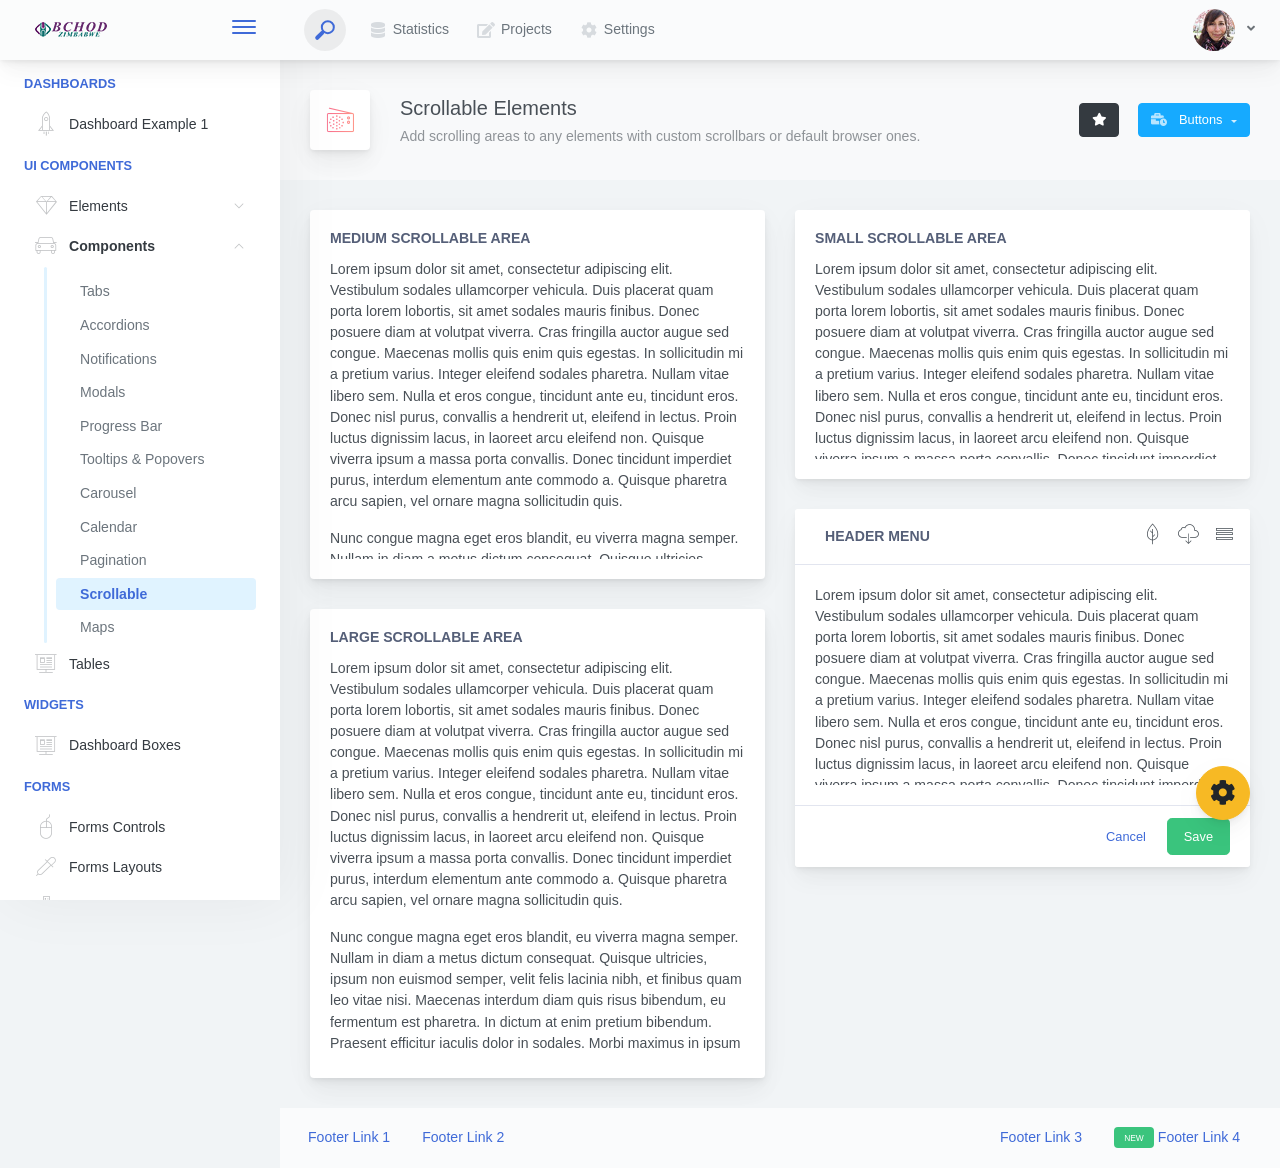
<file: public/main-view/components-scrollable-elements.html>
<!doctype html>
<html lang="en">

<head>
    <meta charset="utf-8">
    <meta http-equiv="X-UA-Compatible" content="IE=edge">
    <meta http-equiv="Content-Language" content="en">
    <meta http-equiv="Content-Type" content="text/html; charset=utf-8"/>
    <title>Scrollable Elements - Add scrolling areas to any elements with custom scrollbars or default browser ones.</title>
    <meta name="viewport" content="width=device-width, initial-scale=1, maximum-scale=1, user-scalable=no, shrink-to-fit=no" />
    <meta name="description" content="Add scrolling areas to any elements with custom scrollbars or default browser ones.">
    <meta name="msapplication-tap-highlight" content="no">
    <!--
    =========================================================
    * ArchitectUI HTML Theme Dashboard - v1.0.0
    =========================================================
    * Product Page: https://dashboardpack.com
    * Copyright 2019 DashboardPack (https://dashboardpack.com)
    * Licensed under MIT (https://github.com/DashboardPack/architectui-html-theme-free/blob/master/LICENSE)
    =========================================================
    * The above copyright notice and this permission notice shall be included in all copies or substantial portions of the Software.
    -->
<link href="./main.css" rel="stylesheet"></head>
<body>
    <div class="app-container app-theme-white body-tabs-shadow fixed-sidebar fixed-header">
        <div class="app-header header-shadow">
            <div class="app-header__logo">
                <div class="logo-src"></div>
                <div class="header__pane ml-auto">
                    <div>
                        <button type="button" class="hamburger close-sidebar-btn hamburger--elastic" data-class="closed-sidebar">
                            <span class="hamburger-box">
                                <span class="hamburger-inner"></span>
                            </span>
                        </button>
                    </div>
                </div>
            </div>
            <div class="app-header__mobile-menu">
                <div>
                    <button type="button" class="hamburger hamburger--elastic mobile-toggle-nav">
                        <span class="hamburger-box">
                            <span class="hamburger-inner"></span>
                        </span>
                    </button>
                </div>
            </div>
            <div class="app-header__menu">
                <span>
                    <button type="button" class="btn-icon btn-icon-only btn btn-primary btn-sm mobile-toggle-header-nav">
                        <span class="btn-icon-wrapper">
                            <i class="fa fa-ellipsis-v fa-w-6"></i>
                        </span>
                    </button>
                </span>
            </div>    <div class="app-header__content">
                <div class="app-header-left">
                    <div class="search-wrapper">
                        <div class="input-holder">
                            <input type="text" class="search-input" placeholder="Type to search">
                            <button class="search-icon"><span></span></button>
                        </div>
                        <button class="close"></button>
                    </div>
                    <ul class="header-menu nav">
                        <li class="nav-item">
                            <a href="javascript:void(0);" class="nav-link">
                                <i class="nav-link-icon fa fa-database"> </i>
                                Statistics
                            </a>
                        </li>
                        <li class="btn-group nav-item">
                            <a href="javascript:void(0);" class="nav-link">
                                <i class="nav-link-icon fa fa-edit"></i>
                                Projects
                            </a>
                        </li>
                        <li class="dropdown nav-item">
                            <a href="javascript:void(0);" class="nav-link">
                                <i class="nav-link-icon fa fa-cog"></i>
                                Settings
                            </a>
                        </li>
                    </ul>        </div>
                <div class="app-header-right">
                    <div class="header-btn-lg pr-0">
                        <div class="widget-content p-0">
                            <div class="widget-content-wrapper">
                                <div class="widget-content-left">
                                    <div class="btn-group">
                                        <a data-toggle="dropdown" aria-haspopup="true" aria-expanded="false" class="p-0 btn">
                                            <img width="42" class="rounded-circle" src="assets/images/avatars/1.jpg" alt="">
                                            <i class="fa fa-angle-down ml-2 opacity-8"></i>
                                        </a>
                                        <div tabindex="-1" role="menu" aria-hidden="true" class="dropdown-menu dropdown-menu-right">
                                            <button type="button" tabindex="0" class="dropdown-item">User Account</button>
                                            <button type="button" tabindex="0" class="dropdown-item">Settings</button>
                                            <h6 tabindex="-1" class="dropdown-header">Header</h6>
                                            <button type="button" tabindex="0" class="dropdown-item">Actions</button>
                                            <div tabindex="-1" class="dropdown-divider"></div>
                                            <button type="button" tabindex="0" class="dropdown-item">Dividers</button>
                                        </div>
                                    </div>
                                </div>
                                <div class="widget-content-left  ml-3 header-user-info">
                                    <div class="widget-heading">
                                        Alina Mclourd
                                    </div>
                                    <div class="widget-subheading">
                                        VP People Manager
                                    </div>
                                </div>
                                <div class="widget-content-right header-user-info ml-3">
                                    <button type="button" class="btn-shadow p-1 btn btn-primary btn-sm show-toastr-example">
                                        <i class="fa text-white fa-calendar pr-1 pl-1"></i>
                                    </button>
                                </div>
                            </div>
                        </div>
                    </div>        </div>
            </div>
        </div>        <div class="ui-theme-settings">
            <button type="button" id="TooltipDemo" class="btn-open-options btn btn-warning">
                <i class="fa fa-cog fa-w-16 fa-spin fa-2x"></i>
            </button>
            <div class="theme-settings__inner">
                <div class="scrollbar-container">
                    <div class="theme-settings__options-wrapper">
                        <h3 class="themeoptions-heading">Layout Options
                        </h3>
                        <div class="p-3">
                            <ul class="list-group">
                                <li class="list-group-item">
                                    <div class="widget-content p-0">
                                        <div class="widget-content-wrapper">
                                            <div class="widget-content-left mr-3">
                                                <div class="switch has-switch switch-container-class" data-class="fixed-header">
                                                    <div class="switch-animate switch-on">
                                                        <input type="checkbox" checked data-toggle="toggle" data-onstyle="success">
                                                    </div>
                                                </div>
                                            </div>
                                            <div class="widget-content-left">
                                                <div class="widget-heading">Fixed Header
                                                </div>
                                                <div class="widget-subheading">Makes the header top fixed, always visible!
                                                </div>
                                            </div>
                                        </div>
                                    </div>
                                </li>
                                <li class="list-group-item">
                                    <div class="widget-content p-0">
                                        <div class="widget-content-wrapper">
                                            <div class="widget-content-left mr-3">
                                                <div class="switch has-switch switch-container-class" data-class="fixed-sidebar">
                                                    <div class="switch-animate switch-on">
                                                        <input type="checkbox" checked data-toggle="toggle" data-onstyle="success">
                                                    </div>
                                                </div>
                                            </div>
                                            <div class="widget-content-left">
                                                <div class="widget-heading">Fixed Sidebar
                                                </div>
                                                <div class="widget-subheading">Makes the sidebar left fixed, always visible!
                                                </div>
                                            </div>
                                        </div>
                                    </div>
                                </li>
                                <li class="list-group-item">
                                    <div class="widget-content p-0">
                                        <div class="widget-content-wrapper">
                                            <div class="widget-content-left mr-3">
                                                <div class="switch has-switch switch-container-class" data-class="fixed-footer">
                                                    <div class="switch-animate switch-off">
                                                        <input type="checkbox" data-toggle="toggle" data-onstyle="success">
                                                    </div>
                                                </div>
                                            </div>
                                            <div class="widget-content-left">
                                                <div class="widget-heading">Fixed Footer
                                                </div>
                                                <div class="widget-subheading">Makes the app footer bottom fixed, always visible!
                                                </div>
                                            </div>
                                        </div>
                                    </div>
                                </li>
                            </ul>
                        </div>
                        <h3 class="themeoptions-heading">
                            <div>
                                Header Options
                            </div>
                            <button type="button" class="btn-pill btn-shadow btn-wide ml-auto btn btn-focus btn-sm switch-header-cs-class" data-class="">
                                Restore Default
                            </button>
                        </h3>
                        <div class="p-3">
                            <ul class="list-group">
                                <li class="list-group-item">
                                    <h5 class="pb-2">Choose Color Scheme
                                    </h5>
                                    <div class="theme-settings-swatches">
                                        <div class="swatch-holder bg-primary switch-header-cs-class" data-class="bg-primary header-text-light">
                                        </div>
                                        <div class="swatch-holder bg-secondary switch-header-cs-class" data-class="bg-secondary header-text-light">
                                        </div>
                                        <div class="swatch-holder bg-success switch-header-cs-class" data-class="bg-success header-text-dark">
                                        </div>
                                        <div class="swatch-holder bg-info switch-header-cs-class" data-class="bg-info header-text-dark">
                                        </div>
                                        <div class="swatch-holder bg-warning switch-header-cs-class" data-class="bg-warning header-text-dark">
                                        </div>
                                        <div class="swatch-holder bg-danger switch-header-cs-class" data-class="bg-danger header-text-light">
                                        </div>
                                        <div class="swatch-holder bg-light switch-header-cs-class" data-class="bg-light header-text-dark">
                                        </div>
                                        <div class="swatch-holder bg-dark switch-header-cs-class" data-class="bg-dark header-text-light">
                                        </div>
                                        <div class="swatch-holder bg-focus switch-header-cs-class" data-class="bg-focus header-text-light">
                                        </div>
                                        <div class="swatch-holder bg-alternate switch-header-cs-class" data-class="bg-alternate header-text-light">
                                        </div>
                                        <div class="divider">
                                        </div>
                                        <div class="swatch-holder bg-vicious-stance switch-header-cs-class" data-class="bg-vicious-stance header-text-light">
                                        </div>
                                        <div class="swatch-holder bg-midnight-bloom switch-header-cs-class" data-class="bg-midnight-bloom header-text-light">
                                        </div>
                                        <div class="swatch-holder bg-night-sky switch-header-cs-class" data-class="bg-night-sky header-text-light">
                                        </div>
                                        <div class="swatch-holder bg-slick-carbon switch-header-cs-class" data-class="bg-slick-carbon header-text-light">
                                        </div>
                                        <div class="swatch-holder bg-asteroid switch-header-cs-class" data-class="bg-asteroid header-text-light">
                                        </div>
                                        <div class="swatch-holder bg-royal switch-header-cs-class" data-class="bg-royal header-text-light">
                                        </div>
                                        <div class="swatch-holder bg-warm-flame switch-header-cs-class" data-class="bg-warm-flame header-text-dark">
                                        </div>
                                        <div class="swatch-holder bg-night-fade switch-header-cs-class" data-class="bg-night-fade header-text-dark">
                                        </div>
                                        <div class="swatch-holder bg-sunny-morning switch-header-cs-class" data-class="bg-sunny-morning header-text-dark">
                                        </div>
                                        <div class="swatch-holder bg-tempting-azure switch-header-cs-class" data-class="bg-tempting-azure header-text-dark">
                                        </div>
                                        <div class="swatch-holder bg-amy-crisp switch-header-cs-class" data-class="bg-amy-crisp header-text-dark">
                                        </div>
                                        <div class="swatch-holder bg-heavy-rain switch-header-cs-class" data-class="bg-heavy-rain header-text-dark">
                                        </div>
                                        <div class="swatch-holder bg-mean-fruit switch-header-cs-class" data-class="bg-mean-fruit header-text-dark">
                                        </div>
                                        <div class="swatch-holder bg-malibu-beach switch-header-cs-class" data-class="bg-malibu-beach header-text-light">
                                        </div>
                                        <div class="swatch-holder bg-deep-blue switch-header-cs-class" data-class="bg-deep-blue header-text-dark">
                                        </div>
                                        <div class="swatch-holder bg-ripe-malin switch-header-cs-class" data-class="bg-ripe-malin header-text-light">
                                        </div>
                                        <div class="swatch-holder bg-arielle-smile switch-header-cs-class" data-class="bg-arielle-smile header-text-light">
                                        </div>
                                        <div class="swatch-holder bg-plum-plate switch-header-cs-class" data-class="bg-plum-plate header-text-light">
                                        </div>
                                        <div class="swatch-holder bg-happy-fisher switch-header-cs-class" data-class="bg-happy-fisher header-text-dark">
                                        </div>
                                        <div class="swatch-holder bg-happy-itmeo switch-header-cs-class" data-class="bg-happy-itmeo header-text-light">
                                        </div>
                                        <div class="swatch-holder bg-mixed-hopes switch-header-cs-class" data-class="bg-mixed-hopes header-text-light">
                                        </div>
                                        <div class="swatch-holder bg-strong-bliss switch-header-cs-class" data-class="bg-strong-bliss header-text-light">
                                        </div>
                                        <div class="swatch-holder bg-grow-early switch-header-cs-class" data-class="bg-grow-early header-text-light">
                                        </div>
                                        <div class="swatch-holder bg-love-kiss switch-header-cs-class" data-class="bg-love-kiss header-text-light">
                                        </div>
                                        <div class="swatch-holder bg-premium-dark switch-header-cs-class" data-class="bg-premium-dark header-text-light">
                                        </div>
                                        <div class="swatch-holder bg-happy-green switch-header-cs-class" data-class="bg-happy-green header-text-light">
                                        </div>
                                    </div>
                                </li>
                            </ul>
                        </div>
                        <h3 class="themeoptions-heading">
                            <div>Sidebar Options</div>
                            <button type="button" class="btn-pill btn-shadow btn-wide ml-auto btn btn-focus btn-sm switch-sidebar-cs-class" data-class="">
                                Restore Default
                            </button>
                        </h3>
                        <div class="p-3">
                            <ul class="list-group">
                                <li class="list-group-item">
                                    <h5 class="pb-2">Choose Color Scheme
                                    </h5>
                                    <div class="theme-settings-swatches">
                                        <div class="swatch-holder bg-primary switch-sidebar-cs-class" data-class="bg-primary sidebar-text-light">
                                        </div>
                                        <div class="swatch-holder bg-secondary switch-sidebar-cs-class" data-class="bg-secondary sidebar-text-light">
                                        </div>
                                        <div class="swatch-holder bg-success switch-sidebar-cs-class" data-class="bg-success sidebar-text-dark">
                                        </div>
                                        <div class="swatch-holder bg-info switch-sidebar-cs-class" data-class="bg-info sidebar-text-dark">
                                        </div>
                                        <div class="swatch-holder bg-warning switch-sidebar-cs-class" data-class="bg-warning sidebar-text-dark">
                                        </div>
                                        <div class="swatch-holder bg-danger switch-sidebar-cs-class" data-class="bg-danger sidebar-text-light">
                                        </div>
                                        <div class="swatch-holder bg-light switch-sidebar-cs-class" data-class="bg-light sidebar-text-dark">
                                        </div>
                                        <div class="swatch-holder bg-dark switch-sidebar-cs-class" data-class="bg-dark sidebar-text-light">
                                        </div>
                                        <div class="swatch-holder bg-focus switch-sidebar-cs-class" data-class="bg-focus sidebar-text-light">
                                        </div>
                                        <div class="swatch-holder bg-alternate switch-sidebar-cs-class" data-class="bg-alternate sidebar-text-light">
                                        </div>
                                        <div class="divider">
                                        </div>
                                        <div class="swatch-holder bg-vicious-stance switch-sidebar-cs-class" data-class="bg-vicious-stance sidebar-text-light">
                                        </div>
                                        <div class="swatch-holder bg-midnight-bloom switch-sidebar-cs-class" data-class="bg-midnight-bloom sidebar-text-light">
                                        </div>
                                        <div class="swatch-holder bg-night-sky switch-sidebar-cs-class" data-class="bg-night-sky sidebar-text-light">
                                        </div>
                                        <div class="swatch-holder bg-slick-carbon switch-sidebar-cs-class" data-class="bg-slick-carbon sidebar-text-light">
                                        </div>
                                        <div class="swatch-holder bg-asteroid switch-sidebar-cs-class" data-class="bg-asteroid sidebar-text-light">
                                        </div>
                                        <div class="swatch-holder bg-royal switch-sidebar-cs-class" data-class="bg-royal sidebar-text-light">
                                        </div>
                                        <div class="swatch-holder bg-warm-flame switch-sidebar-cs-class" data-class="bg-warm-flame sidebar-text-dark">
                                        </div>
                                        <div class="swatch-holder bg-night-fade switch-sidebar-cs-class" data-class="bg-night-fade sidebar-text-dark">
                                        </div>
                                        <div class="swatch-holder bg-sunny-morning switch-sidebar-cs-class" data-class="bg-sunny-morning sidebar-text-dark">
                                        </div>
                                        <div class="swatch-holder bg-tempting-azure switch-sidebar-cs-class" data-class="bg-tempting-azure sidebar-text-dark">
                                        </div>
                                        <div class="swatch-holder bg-amy-crisp switch-sidebar-cs-class" data-class="bg-amy-crisp sidebar-text-dark">
                                        </div>
                                        <div class="swatch-holder bg-heavy-rain switch-sidebar-cs-class" data-class="bg-heavy-rain sidebar-text-dark">
                                        </div>
                                        <div class="swatch-holder bg-mean-fruit switch-sidebar-cs-class" data-class="bg-mean-fruit sidebar-text-dark">
                                        </div>
                                        <div class="swatch-holder bg-malibu-beach switch-sidebar-cs-class" data-class="bg-malibu-beach sidebar-text-light">
                                        </div>
                                        <div class="swatch-holder bg-deep-blue switch-sidebar-cs-class" data-class="bg-deep-blue sidebar-text-dark">
                                        </div>
                                        <div class="swatch-holder bg-ripe-malin switch-sidebar-cs-class" data-class="bg-ripe-malin sidebar-text-light">
                                        </div>
                                        <div class="swatch-holder bg-arielle-smile switch-sidebar-cs-class" data-class="bg-arielle-smile sidebar-text-light">
                                        </div>
                                        <div class="swatch-holder bg-plum-plate switch-sidebar-cs-class" data-class="bg-plum-plate sidebar-text-light">
                                        </div>
                                        <div class="swatch-holder bg-happy-fisher switch-sidebar-cs-class" data-class="bg-happy-fisher sidebar-text-dark">
                                        </div>
                                        <div class="swatch-holder bg-happy-itmeo switch-sidebar-cs-class" data-class="bg-happy-itmeo sidebar-text-light">
                                        </div>
                                        <div class="swatch-holder bg-mixed-hopes switch-sidebar-cs-class" data-class="bg-mixed-hopes sidebar-text-light">
                                        </div>
                                        <div class="swatch-holder bg-strong-bliss switch-sidebar-cs-class" data-class="bg-strong-bliss sidebar-text-light">
                                        </div>
                                        <div class="swatch-holder bg-grow-early switch-sidebar-cs-class" data-class="bg-grow-early sidebar-text-light">
                                        </div>
                                        <div class="swatch-holder bg-love-kiss switch-sidebar-cs-class" data-class="bg-love-kiss sidebar-text-light">
                                        </div>
                                        <div class="swatch-holder bg-premium-dark switch-sidebar-cs-class" data-class="bg-premium-dark sidebar-text-light">
                                        </div>
                                        <div class="swatch-holder bg-happy-green switch-sidebar-cs-class" data-class="bg-happy-green sidebar-text-light">
                                        </div>
                                    </div>
                                </li>
                            </ul>
                        </div>
                        <h3 class="themeoptions-heading">
                            <div>Main Content Options</div>
                            <button type="button" class="btn-pill btn-shadow btn-wide ml-auto active btn btn-focus btn-sm">Restore Default
                            </button>
                        </h3>
                        <div class="p-3">
                            <ul class="list-group">
                                <li class="list-group-item">
                                    <h5 class="pb-2">Page Section Tabs
                                    </h5>
                                    <div class="theme-settings-swatches">
                                        <div role="group" class="mt-2 btn-group">
                                            <button type="button" class="btn-wide btn-shadow btn-primary btn btn-secondary switch-theme-class" data-class="body-tabs-line">
                                                Line
                                            </button>
                                            <button type="button" class="btn-wide btn-shadow btn-primary active btn btn-secondary switch-theme-class" data-class="body-tabs-shadow">
                                                Shadow
                                            </button>
                                        </div>
                                    </div>
                                </li>
                            </ul>
                        </div>
                    </div>
                </div>
            </div>
        </div>        <div class="app-main">
                <div class="app-sidebar sidebar-shadow">
                    <div class="app-header__logo">
                        <div class="logo-src"></div>
                        <div class="header__pane ml-auto">
                            <div>
                                <button type="button" class="hamburger close-sidebar-btn hamburger--elastic" data-class="closed-sidebar">
                                    <span class="hamburger-box">
                                        <span class="hamburger-inner"></span>
                                    </span>
                                </button>
                            </div>
                        </div>
                    </div>
                    <div class="app-header__mobile-menu">
                        <div>
                            <button type="button" class="hamburger hamburger--elastic mobile-toggle-nav">
                                <span class="hamburger-box">
                                    <span class="hamburger-inner"></span>
                                </span>
                            </button>
                        </div>
                    </div>
                    <div class="app-header__menu">
                        <span>
                            <button type="button" class="btn-icon btn-icon-only btn btn-primary btn-sm mobile-toggle-header-nav">
                                <span class="btn-icon-wrapper">
                                    <i class="fa fa-ellipsis-v fa-w-6"></i>
                                </span>
                            </button>
                        </span>
                    </div>    <div class="scrollbar-sidebar">
                        <div class="app-sidebar__inner">
                            <ul class="vertical-nav-menu">
                                <li class="app-sidebar__heading">Dashboards</li>
                                <li>
                                    <a href="index.html">
                                        <i class="metismenu-icon pe-7s-rocket"></i>
                                        Dashboard Example 1
                                    </a>
                                </li>
                                <li class="app-sidebar__heading">UI Components</li>
                                <li
                                    
                                    
                                    
                                    
                                    
                                    
                                    
                                    
                                >
                                    <a href="#">
                                        <i class="metismenu-icon pe-7s-diamond"></i>
                                        Elements
                                        <i class="metismenu-state-icon pe-7s-angle-down caret-left"></i>
                                    </a>
                                    <ul
                                        
                                        
                                        
                                        
                                        
                                        
                                        
                                        
                                    >
                                        <li>
                                            <a href="elements-buttons-standard.html">
                                                <i class="metismenu-icon"></i>
                                                Buttons
                                            </a>
                                        </li>
                                        <li>
                                            <a href="elements-dropdowns.html">
                                                <i class="metismenu-icon">
                                                </i>Dropdowns
                                            </a>
                                        </li>
                                        <li>
                                            <a href="elements-icons.html">
                                                <i class="metismenu-icon">
                                                </i>Icons
                                            </a>
                                        </li>
                                        <li>
                                            <a href="elements-badges-labels.html">
                                                <i class="metismenu-icon">
                                                </i>Badges
                                            </a>
                                        </li>
                                        <li>
                                            <a href="elements-cards.html">
                                                <i class="metismenu-icon">
                                                </i>Cards
                                            </a>
                                        </li>
                                        <li>
                                            <a href="elements-list-group.html">
                                                <i class="metismenu-icon">
                                                </i>List Groups
                                            </a>
                                        </li>
                                        <li>
                                            <a href="elements-navigation.html">
                                                <i class="metismenu-icon">
                                                </i>Navigation Menus
                                            </a>
                                        </li>
                                        <li>
                                            <a href="elements-utilities.html">
                                                <i class="metismenu-icon">
                                                </i>Utilities
                                            </a>
                                        </li>
                                    </ul>
                                </li>
                                <li
                                    
                                    
                                    
                                    
                                    
                                    
                                    
                                    
                                    
                                     class="mm-active"
                                    
                                >
                                    <a href="#">
                                        <i class="metismenu-icon pe-7s-car"></i>
                                        Components
                                        <i class="metismenu-state-icon pe-7s-angle-down caret-left"></i>
                                    </a>
                                    <ul
                                        
                                        
                                        
                                        
                                        
                                        
                                        
                                        
                                        
                                         class="mm-show"
                                        
                                    >
                                        <li>
                                            <a href="components-tabs.html">
                                                <i class="metismenu-icon">
                                                </i>Tabs
                                            </a>
                                        </li>
                                        <li>
                                            <a href="components-accordions.html">
                                                <i class="metismenu-icon">
                                                </i>Accordions
                                            </a>
                                        </li>
                                        <li>
                                            <a href="components-notifications.html">
                                                <i class="metismenu-icon">
                                                </i>Notifications
                                            </a>
                                        </li>
                                        <li>
                                            <a href="components-modals.html">
                                                <i class="metismenu-icon">
                                                </i>Modals
                                            </a>
                                        </li>
                                        <li>
                                            <a href="components-progress-bar.html">
                                                <i class="metismenu-icon">
                                                </i>Progress Bar
                                            </a>
                                        </li>
                                        <li>
                                            <a href="components-tooltips-popovers.html">
                                                <i class="metismenu-icon">
                                                </i>Tooltips &amp; Popovers
                                            </a>
                                        </li>
                                        <li>
                                            <a href="components-carousel.html">
                                                <i class="metismenu-icon">
                                                </i>Carousel
                                            </a>
                                        </li>
                                        <li>
                                            <a href="components-calendar.html">
                                                <i class="metismenu-icon">
                                                </i>Calendar
                                            </a>
                                        </li>
                                        <li>
                                            <a href="components-pagination.html">
                                                <i class="metismenu-icon">
                                                </i>Pagination
                                            </a>
                                        </li>
                                        <li>
                                            <a href="components-scrollable-elements.html" class="mm-active">
                                                <i class="metismenu-icon">
                                                </i>Scrollable
                                            </a>
                                        </li>
                                        <li>
                                            <a href="components-maps.html">
                                                <i class="metismenu-icon">
                                                </i>Maps
                                            </a>
                                        </li>
                                    </ul>
                                </li>
                                <li  >
                                    <a href="tables-regular.html">
                                        <i class="metismenu-icon pe-7s-display2"></i>
                                        Tables
                                    </a>
                                </li>
                                <li class="app-sidebar__heading">Widgets</li>
                                <li>
                                    <a href="dashboard-boxes.html">
                                        <i class="metismenu-icon pe-7s-display2"></i>
                                        Dashboard Boxes
                                    </a>
                                </li>
                                <li class="app-sidebar__heading">Forms</li>
                                <li>
                                    <a href="forms-controls.html">
                                        <i class="metismenu-icon pe-7s-mouse">
                                        </i>Forms Controls
                                    </a>
                                </li>
                                <li>
                                    <a href="forms-layouts.html">
                                        <i class="metismenu-icon pe-7s-eyedropper">
                                        </i>Forms Layouts
                                    </a>
                                </li>
                                <li>
                                    <a href="forms-validation.html">
                                        <i class="metismenu-icon pe-7s-pendrive">
                                        </i>Forms Validation
                                    </a>
                                </li>
                                <li class="app-sidebar__heading">Charts</li>
                                <li>
                                    <a href="charts-chartjs.html">
                                        <i class="metismenu-icon pe-7s-graph2">
                                        </i>ChartJS
                                    </a>
                                </li>
                                <li class="app-sidebar__heading">PRO Version</li>
                                <li>
                                    <a href="https://dashboardpack.com/theme-details/architectui-dashboard-html-pro/" target="_blank">
                                        <i class="metismenu-icon pe-7s-graph2">
                                        </i>
                                        Upgrade to PRO
                                    </a>
                                </li>
                            </ul>
                        </div>
                    </div>
                </div>    <div class="app-main__outer">
                    <div class="app-main__inner">
                        <div class="app-page-title">
                            <div class="page-title-wrapper">
                                <div class="page-title-heading">
                                    <div class="page-title-icon">
                                        <i class="pe-7s-radio icon-gradient bg-strong-bliss">
                                        </i>
                                    </div>
                                    <div>Scrollable Elements
                                        <div class="page-title-subheading">Add scrolling areas to any elements with custom scrollbars or default browser ones.
                                        </div>
                                    </div>
                                </div>
                                <div class="page-title-actions">
                                    <button type="button" data-toggle="tooltip" title="Example Tooltip" data-placement="bottom" class="btn-shadow mr-3 btn btn-dark">
                                        <i class="fa fa-star"></i>
                                    </button>
                                    <div class="d-inline-block dropdown">
                                        <button type="button" data-toggle="dropdown" aria-haspopup="true" aria-expanded="false" class="btn-shadow dropdown-toggle btn btn-info">
                                            <span class="btn-icon-wrapper pr-2 opacity-7">
                                                <i class="fa fa-business-time fa-w-20"></i>
                                            </span>
                                            Buttons
                                        </button>
                                        <div tabindex="-1" role="menu" aria-hidden="true" class="dropdown-menu dropdown-menu-right">
                                            <ul class="nav flex-column">
                                                <li class="nav-item">
                                                    <a href="javascript:void(0);" class="nav-link">
                                                        <i class="nav-link-icon lnr-inbox"></i>
                                                        <span>
                                                            Inbox
                                                        </span>
                                                        <div class="ml-auto badge badge-pill badge-secondary">86</div>
                                                    </a>
                                                </li>
                                                <li class="nav-item">
                                                    <a href="javascript:void(0);" class="nav-link">
                                                        <i class="nav-link-icon lnr-book"></i>
                                                        <span>
                                                            Book
                                                        </span>
                                                        <div class="ml-auto badge badge-pill badge-danger">5</div>
                                                    </a>
                                                </li>
                                                <li class="nav-item">
                                                    <a href="javascript:void(0);" class="nav-link">
                                                        <i class="nav-link-icon lnr-picture"></i>
                                                        <span>
                                                            Picture
                                                        </span>
                                                    </a>
                                                </li>
                                                <li class="nav-item">
                                                    <a disabled href="javascript:void(0);" class="nav-link disabled">
                                                        <i class="nav-link-icon lnr-file-empty"></i>
                                                        <span>
                                                            File Disabled
                                                        </span>
                                                    </a>
                                                </li>
                                            </ul>
                                        </div>
                                    </div>
                                </div>    </div>
                        </div>            <div class="row">
                            <div class="col-lg-6">
                                <div class="main-card mb-3 card">
                                    <div class="card-body"><h5 class="card-title">Medium Scrollable Area</h5>
                                        <div class="scroll-area-md">
                                            <div class="scrollbar-container ps--active-y"><p>Lorem ipsum dolor sit amet, consectetur adipiscing elit. Vestibulum sodales ullamcorper vehicula. Duis placerat quam porta lorem lobortis, sit amet sodales mauris
                                                finibus. Donec posuere diam at volutpat viverra. Cras fringilla auctor augue sed congue. Maecenas mollis quis enim quis egestas. In sollicitudin mi a pretium varius. Integer eleifend sodales pharetra. Nullam vitae
                                                libero sem. Nulla et eros congue, tincidunt ante eu, tincidunt eros. Donec nisl purus, convallis a hendrerit ut, eleifend in lectus. Proin luctus dignissim lacus, in laoreet arcu eleifend non. Quisque viverra ipsum
                                                a massa porta convallis. Donec tincidunt imperdiet purus, interdum elementum ante commodo a. Quisque pharetra arcu sapien, vel ornare magna sollicitudin quis.</p>
                                                <p>Nunc congue magna eget eros blandit, eu viverra magna semper. Nullam in diam a metus dictum consequat. Quisque ultricies, ipsum non euismod semper, velit felis lacinia nibh, et finibus quam leo vitae nisi.
                                                    Maecenas interdum diam quis risus bibendum, eu fermentum est pharetra. In dictum at enim pretium bibendum. Praesent efficitur iaculis dolor in sodales. Morbi maximus in ipsum in malesuada. Proin semper lacus
                                                    tempor magna aliquam, sed aliquam dui scelerisque. Donec nisi nulla, rhoncus a tristique eget, ultrices vitae dolor. Ut id urna vitae ante tincidunt pharetra at non metus. Nunc in suscipit nulla. Sed vitae leo
                                                    vulputate, euismod tortor vel, aliquet velit. Curabitur eget tincidunt elit. Nam et ligula finibus, eleifend velit et, commodo quam. Praesent non libero velit.</p>
                                                <p>Nunc congue magna eget eros blandit, eu viverra magna semper. Nullam in diam a metus dictum consequat. Quisque ultricies, ipsum non euismod semper, velit felis lacinia nibh, et finibus quam leo vitae nisi.
                                                    Maecenas interdum diam quis risus bibendum, eu fermentum est pharetra. In dictum at enim pretium bibendum. Praesent efficitur iaculis dolor in sodales. Morbi maximus in ipsum in malesuada. Proin semper lacus
                                                    tempor magna aliquam, sed aliquam dui scelerisque. Donec nisi nulla, rhoncus a tristique eget, ultrices vitae dolor. Ut id urna vitae ante tincidunt pharetra at non metus. Nunc in suscipit nulla. Sed vitae leo
                                                    vulputate, euismod tortor vel, aliquet velit. Curabitur eget tincidunt elit. Nam et ligula finibus, eleifend velit et, commodo quam. Praesent non libero velit.</p>
                                                <p>Nunc congue magna eget eros blandit, eu viverra magna semper. Nullam in diam a metus dictum consequat. Quisque ultricies, ipsum non euismod semper, velit felis lacinia nibh, et finibus quam leo vitae nisi.
                                                    Maecenas interdum diam quis risus bibendum, eu fermentum est pharetra. In dictum at enim pretium bibendum. Praesent efficitur iaculis dolor in sodales. Morbi maximus in ipsum in malesuada. Proin semper lacus
                                                    tempor magna aliquam, sed aliquam dui scelerisque. Donec nisi nulla, rhoncus a tristique eget, ultrices vitae dolor. Ut id urna vitae ante tincidunt pharetra at non metus. Nunc in suscipit nulla. Sed vitae leo
                                                    vulputate, euismod tortor vel, aliquet velit. Curabitur eget tincidunt elit. Nam et ligula finibus, eleifend velit et, commodo quam. Praesent non libero velit.</p>
                                            </div>
                                        </div>
                                    </div>
                                </div>
                                <div class="main-card mb-3 card">
                                    <div class="card-body"><h5 class="card-title">Large Scrollable Area</h5>
                                        <div class="scroll-area-lg">
                                            <div class="scrollbar-container ps--active-y"><p>Lorem ipsum dolor sit amet, consectetur adipiscing elit. Vestibulum sodales ullamcorper vehicula. Duis placerat quam porta lorem lobortis, sit amet sodales mauris
                                                finibus. Donec posuere diam at volutpat viverra. Cras fringilla auctor augue sed congue. Maecenas mollis quis enim quis egestas. In sollicitudin mi a pretium varius. Integer eleifend sodales pharetra. Nullam vitae
                                                libero sem. Nulla et eros congue, tincidunt ante eu, tincidunt eros. Donec nisl purus, convallis a hendrerit ut, eleifend in lectus. Proin luctus dignissim lacus, in laoreet arcu eleifend non. Quisque viverra ipsum
                                                a massa porta convallis. Donec tincidunt imperdiet purus, interdum elementum ante commodo a. Quisque pharetra arcu sapien, vel ornare magna sollicitudin quis.</p>
                                                <p>Nunc congue magna eget eros blandit, eu viverra magna semper. Nullam in diam a metus dictum consequat. Quisque ultricies, ipsum non euismod semper, velit felis lacinia nibh, et finibus quam leo vitae nisi.
                                                    Maecenas interdum diam quis risus bibendum, eu fermentum est pharetra. In dictum at enim pretium bibendum. Praesent efficitur iaculis dolor in sodales. Morbi maximus in ipsum in malesuada. Proin semper lacus
                                                    tempor magna aliquam, sed aliquam dui scelerisque. Donec nisi nulla, rhoncus a tristique eget, ultrices vitae dolor. Ut id urna vitae ante tincidunt pharetra at non metus. Nunc in suscipit nulla. Sed vitae leo
                                                    vulputate, euismod tortor vel, aliquet velit. Curabitur eget tincidunt elit. Nam et ligula finibus, eleifend velit et, commodo quam. Praesent non libero velit.</p>
                                                <p>Nunc congue magna eget eros blandit, eu viverra magna semper. Nullam in diam a metus dictum consequat. Quisque ultricies, ipsum non euismod semper, velit felis lacinia nibh, et finibus quam leo vitae nisi.
                                                    Maecenas interdum diam quis risus bibendum, eu fermentum est pharetra. In dictum at enim pretium bibendum. Praesent efficitur iaculis dolor in sodales. Morbi maximus in ipsum in malesuada. Proin semper lacus
                                                    tempor magna aliquam, sed aliquam dui scelerisque. Donec nisi nulla, rhoncus a tristique eget, ultrices vitae dolor. Ut id urna vitae ante tincidunt pharetra at non metus. Nunc in suscipit nulla. Sed vitae leo
                                                    vulputate, euismod tortor vel, aliquet velit. Curabitur eget tincidunt elit. Nam et ligula finibus, eleifend velit et, commodo quam. Praesent non libero velit.</p>
                                                <p>Nunc congue magna eget eros blandit, eu viverra magna semper. Nullam in diam a metus dictum consequat. Quisque ultricies, ipsum non euismod semper, velit felis lacinia nibh, et finibus quam leo vitae nisi.
                                                    Maecenas interdum diam quis risus bibendum, eu fermentum est pharetra. In dictum at enim pretium bibendum. Praesent efficitur iaculis dolor in sodales. Morbi maximus in ipsum in malesuada. Proin semper lacus
                                                    tempor magna aliquam, sed aliquam dui scelerisque. Donec nisi nulla, rhoncus a tristique eget, ultrices vitae dolor. Ut id urna vitae ante tincidunt pharetra at non metus. Nunc in suscipit nulla. Sed vitae leo
                                                    vulputate, euismod tortor vel, aliquet velit. Curabitur eget tincidunt elit. Nam et ligula finibus, eleifend velit et, commodo quam. Praesent non libero velit.</p>
                                            </div>
                                        </div>
                                    </div>
                                </div>
                            </div>
                            <div class="col-lg-6">
                                <div class="main-card mb-3 card">
                                    <div class="card-body"><h5 class="card-title">Small Scrollable Area</h5>
                                        <div class="scroll-area-sm">
                                            <div class="scrollbar-container ps--active-y"><p>Lorem ipsum dolor sit amet, consectetur adipiscing elit. Vestibulum sodales ullamcorper vehicula. Duis placerat quam porta lorem lobortis, sit amet sodales mauris
                                                finibus. Donec posuere diam at volutpat viverra. Cras fringilla auctor augue sed congue. Maecenas mollis quis enim quis egestas. In sollicitudin mi a pretium varius. Integer eleifend sodales pharetra. Nullam vitae
                                                libero sem. Nulla et eros congue, tincidunt ante eu, tincidunt eros. Donec nisl purus, convallis a hendrerit ut, eleifend in lectus. Proin luctus dignissim lacus, in laoreet arcu eleifend non. Quisque viverra ipsum
                                                a massa porta convallis. Donec tincidunt imperdiet purus, interdum elementum ante commodo a. Quisque pharetra arcu sapien, vel ornare magna sollicitudin quis.</p>
                                                <p>Nunc congue magna eget eros blandit, eu viverra magna semper. Nullam in diam a metus dictum consequat. Quisque ultricies, ipsum non euismod semper, velit felis lacinia nibh, et finibus quam leo vitae nisi.
                                                    Maecenas interdum diam quis risus bibendum, eu fermentum est pharetra. In dictum at enim pretium bibendum. Praesent efficitur iaculis dolor in sodales. Morbi maximus in ipsum in malesuada. Proin semper lacus
                                                    tempor magna aliquam, sed aliquam dui scelerisque. Donec nisi nulla, rhoncus a tristique eget, ultrices vitae dolor. Ut id urna vitae ante tincidunt pharetra at non metus. Nunc in suscipit nulla. Sed vitae leo
                                                    vulputate, euismod tortor vel, aliquet velit. Curabitur eget tincidunt elit. Nam et ligula finibus, eleifend velit et, commodo quam. Praesent non libero velit.</p>
                                                <p>Nunc congue magna eget eros blandit, eu viverra magna semper. Nullam in diam a metus dictum consequat. Quisque ultricies, ipsum non euismod semper, velit felis lacinia nibh, et finibus quam leo vitae nisi.
                                                    Maecenas interdum diam quis risus bibendum, eu fermentum est pharetra. In dictum at enim pretium bibendum. Praesent efficitur iaculis dolor in sodales. Morbi maximus in ipsum in malesuada. Proin semper lacus
                                                    tempor magna aliquam, sed aliquam dui scelerisque. Donec nisi nulla, rhoncus a tristique eget, ultrices vitae dolor. Ut id urna vitae ante tincidunt pharetra at non metus. Nunc in suscipit nulla. Sed vitae leo
                                                    vulputate, euismod tortor vel, aliquet velit. Curabitur eget tincidunt elit. Nam et ligula finibus, eleifend velit et, commodo quam. Praesent non libero velit.</p>
                                                <p>Nunc congue magna eget eros blandit, eu viverra magna semper. Nullam in diam a metus dictum consequat. Quisque ultricies, ipsum non euismod semper, velit felis lacinia nibh, et finibus quam leo vitae nisi.
                                                    Maecenas interdum diam quis risus bibendum, eu fermentum est pharetra. In dictum at enim pretium bibendum. Praesent efficitur iaculis dolor in sodales. Morbi maximus in ipsum in malesuada. Proin semper lacus
                                                    tempor magna aliquam, sed aliquam dui scelerisque. Donec nisi nulla, rhoncus a tristique eget, ultrices vitae dolor. Ut id urna vitae ante tincidunt pharetra at non metus. Nunc in suscipit nulla. Sed vitae leo
                                                    vulputate, euismod tortor vel, aliquet velit. Curabitur eget tincidunt elit. Nam et ligula finibus, eleifend velit et, commodo quam. Praesent non libero velit.</p>
                                            </div>
                                        </div>
                                    </div>
                                </div>
                                <div class="main-card mb-3 card">
                                    <div class="card-header">
                                        <i class="header-icon lnr-laptop-phone icon-gradient bg-plum-plate"> </i>
                                        Header Menu
                                        <div class="btn-actions-pane-right actions-icon-btn">
                                            <button class="btn-icon btn-icon-only btn btn-link"><i class="pe-7s-leaf btn-icon-wrapper"></i></button>
                                            <button class="btn-icon btn-icon-only btn btn-link"><i class="pe-7s-cloud-download btn-icon-wrapper"></i></button>
                                            <div class="btn-group">
                                                <button type="button" aria-haspopup="true" aria-expanded="false" class="btn-icon btn-icon-only btn btn-link"><i class="pe-7s-menu btn-icon-wrapper"></i></button>
                                                <div tabindex="-1" role="menu" aria-hidden="true" class="dropdown-menu-right dropdown-menu-shadow dropdown-menu-hover-link dropdown-menu"><h6 tabindex="-1" class="dropdown-header">Header</h6>
                                                    <button type="button" tabindex="0" class="dropdown-item"><i class="dropdown-icon lnr-inbox"> </i><span>Menus</span></button>
                                                    <button type="button" tabindex="0" class="dropdown-item"><i class="dropdown-icon lnr-file-empty"> </i><span>Settings</span></button>
                                                    <button type="button" tabindex="0" class="dropdown-item"><i class="dropdown-icon lnr-book"> </i><span>Actions</span></button>
                                                    <div tabindex="-1" class="dropdown-divider"></div>
                                                    <div class="p-3 text-right">
                                                        <button class="mr-2 btn-shadow btn-sm btn btn-link">View Details</button>
                                                        <button class="mr-2 btn-shadow btn-sm btn btn-primary">Action</button>
                                                    </div>
                                                </div>
                                            </div>
                                        </div>
                                    </div>
                                    <div class="card-body">
                                        <div class="scroll-area-sm">
                                            <div class="scrollbar-container ps--active-y"><p>Lorem ipsum dolor sit amet, consectetur adipiscing elit. Vestibulum sodales ullamcorper vehicula. Duis placerat quam porta lorem lobortis, sit amet sodales mauris
                                                finibus. Donec posuere diam at volutpat viverra. Cras fringilla auctor augue sed congue. Maecenas mollis quis enim quis egestas. In sollicitudin mi a pretium varius. Integer eleifend sodales pharetra. Nullam vitae
                                                libero sem. Nulla et eros congue, tincidunt ante eu, tincidunt eros. Donec nisl purus, convallis a hendrerit ut, eleifend in lectus. Proin luctus dignissim lacus, in laoreet arcu eleifend non. Quisque viverra ipsum
                                                a massa porta convallis. Donec tincidunt imperdiet purus, interdum elementum ante commodo a. Quisque pharetra arcu sapien, vel ornare magna sollicitudin quis.</p>
                                                <p>Nunc congue magna eget eros blandit, eu viverra magna semper. Nullam in diam a metus dictum consequat. Quisque ultricies, ipsum non euismod semper, velit felis lacinia nibh, et finibus quam leo vitae nisi.
                                                    Maecenas interdum diam quis risus bibendum, eu fermentum est pharetra. In dictum at enim pretium bibendum. Praesent efficitur iaculis dolor in sodales. Morbi maximus in ipsum in malesuada. Proin semper lacus
                                                    tempor magna aliquam, sed aliquam dui scelerisque. Donec nisi nulla, rhoncus a tristique eget, ultrices vitae dolor. Ut id urna vitae ante tincidunt pharetra at non metus. Nunc in suscipit nulla. Sed vitae leo
                                                    vulputate, euismod tortor vel, aliquet velit. Curabitur eget tincidunt elit. Nam et ligula finibus, eleifend velit et, commodo quam. Praesent non libero velit.</p>
                                                <p>Nunc congue magna eget eros blandit, eu viverra magna semper. Nullam in diam a metus dictum consequat. Quisque ultricies, ipsum non euismod semper, velit felis lacinia nibh, et finibus quam leo vitae nisi.
                                                    Maecenas interdum diam quis risus bibendum, eu fermentum est pharetra. In dictum at enim pretium bibendum. Praesent efficitur iaculis dolor in sodales. Morbi maximus in ipsum in malesuada. Proin semper lacus
                                                    tempor magna aliquam, sed aliquam dui scelerisque. Donec nisi nulla, rhoncus a tristique eget, ultrices vitae dolor. Ut id urna vitae ante tincidunt pharetra at non metus. Nunc in suscipit nulla. Sed vitae leo
                                                    vulputate, euismod tortor vel, aliquet velit. Curabitur eget tincidunt elit. Nam et ligula finibus, eleifend velit et, commodo quam. Praesent non libero velit.</p>
                                            </div>
                                        </div>
                                    </div>
                                    <div class="d-block text-right card-footer">
                                        <button class="mr-2 btn btn-link btn-sm">Cancel</button>
                                        <button class="btn btn-success btn-lg">Save</button>
                                    </div>
                                </div>
                            </div>
                        </div>
                    </div>
                    <div class="app-wrapper-footer">
                        <div class="app-footer">
                            <div class="app-footer__inner">
                                <div class="app-footer-left">
                                    <ul class="nav">
                                        <li class="nav-item">
                                            <a href="javascript:void(0);" class="nav-link">
                                                Footer Link 1
                                            </a>
                                        </li>
                                        <li class="nav-item">
                                            <a href="javascript:void(0);" class="nav-link">
                                                Footer Link 2
                                            </a>
                                        </li>
                                    </ul>
                                </div>
                                <div class="app-footer-right">
                                    <ul class="nav">
                                        <li class="nav-item">
                                            <a href="javascript:void(0);" class="nav-link">
                                                Footer Link 3
                                            </a>
                                        </li>
                                        <li class="nav-item">
                                            <a href="javascript:void(0);" class="nav-link">
                                                <div class="badge badge-success mr-1 ml-0">
                                                    <small>NEW</small>
                                                </div>
                                                Footer Link 4
                                            </a>
                                        </li>
                                    </ul>
                                </div>
                            </div>
                        </div>
                    </div>    </div>
        </div>
    </div>
<script type="text/javascript" src="./assets/scripts/main.js"></script></body>
</html>
</file>
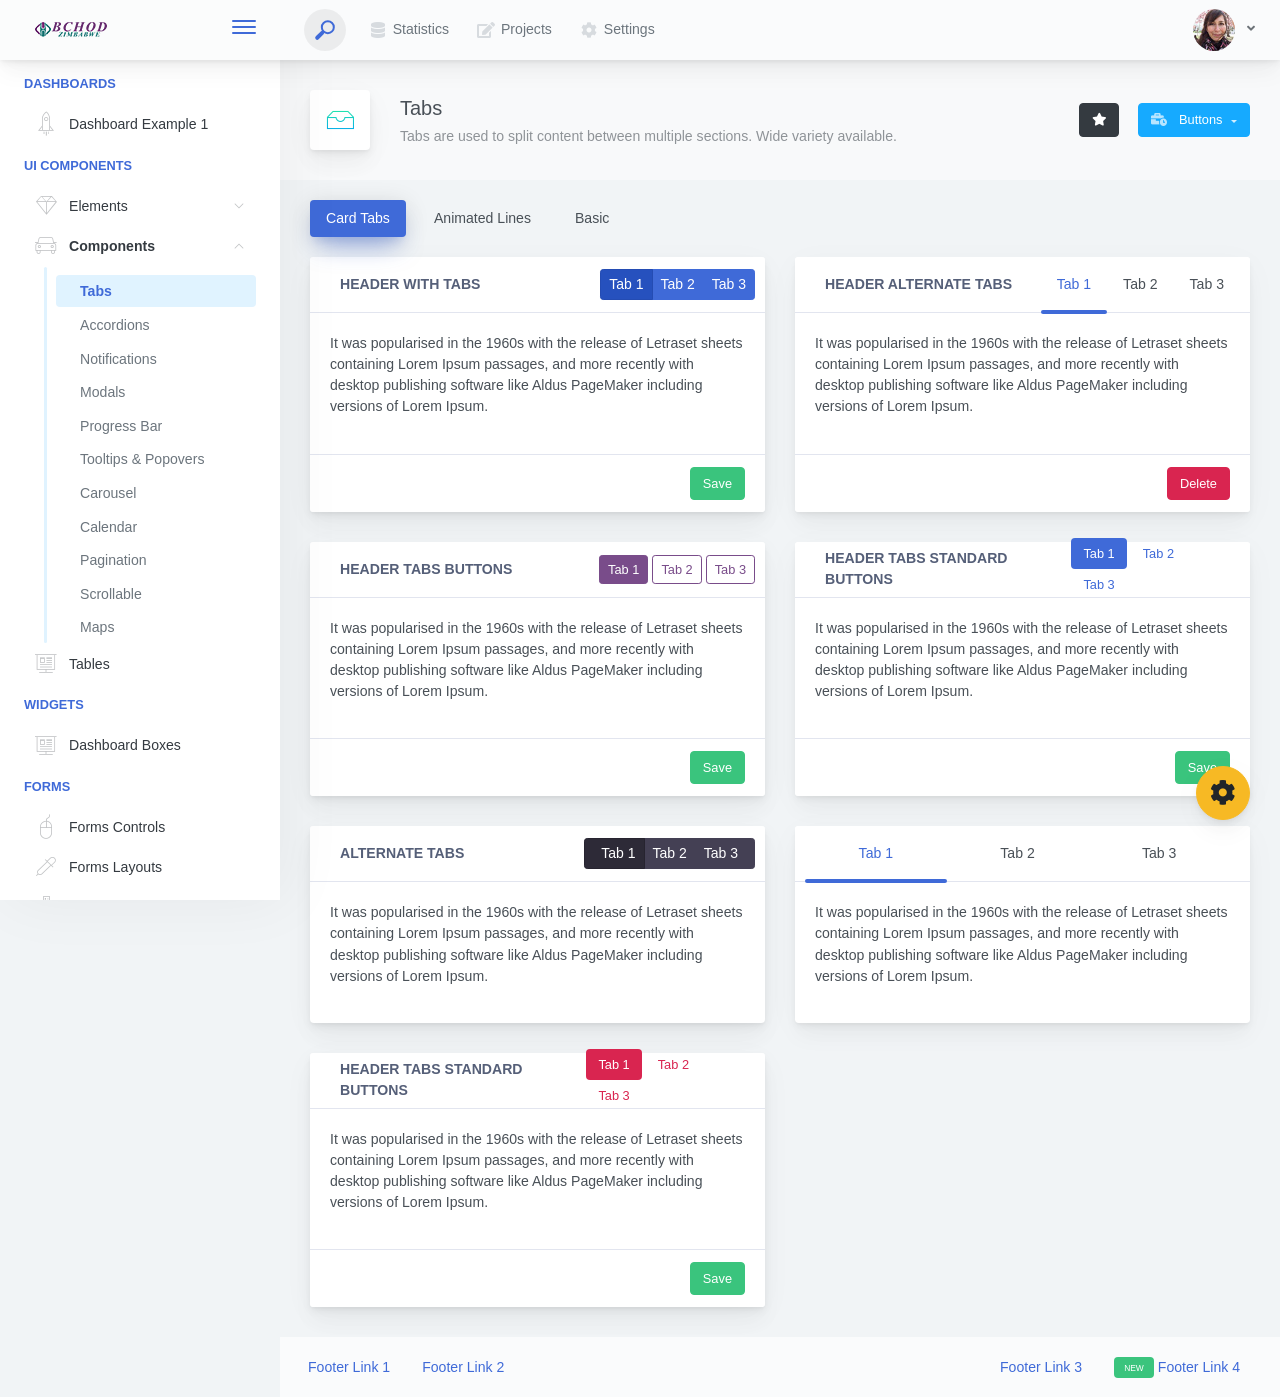
<file: public/main-view/components-tabs.html>
<!doctype html>
<html lang="en">

<head>
    <meta charset="utf-8">
    <meta http-equiv="X-UA-Compatible" content="IE=edge">
    <meta http-equiv="Content-Language" content="en">
    <meta http-equiv="Content-Type" content="text/html; charset=utf-8"/>
    <title>Tabs - Tabs are used to split content between multiple sections. Wide variety available.</title>
    <meta name="viewport" content="width=device-width, initial-scale=1, maximum-scale=1, user-scalable=no, shrink-to-fit=no" />
    <meta name="description" content="Tabs are used to split content between multiple sections. Wide variety available.">
    <meta name="msapplication-tap-highlight" content="no">
    <!--
    =========================================================
    * ArchitectUI HTML Theme Dashboard - v1.0.0
    =========================================================
    * Product Page: https://dashboardpack.com
    * Copyright 2019 DashboardPack (https://dashboardpack.com)
    * Licensed under MIT (https://github.com/DashboardPack/architectui-html-theme-free/blob/master/LICENSE)
    =========================================================
    * The above copyright notice and this permission notice shall be included in all copies or substantial portions of the Software.
    -->
<link href="./main.css" rel="stylesheet"></head>
<body>
    <div class="app-container app-theme-white body-tabs-shadow fixed-sidebar fixed-header">
        <div class="app-header header-shadow">
            <div class="app-header__logo">
                <div class="logo-src"></div>
                <div class="header__pane ml-auto">
                    <div>
                        <button type="button" class="hamburger close-sidebar-btn hamburger--elastic" data-class="closed-sidebar">
                            <span class="hamburger-box">
                                <span class="hamburger-inner"></span>
                            </span>
                        </button>
                    </div>
                </div>
            </div>
            <div class="app-header__mobile-menu">
                <div>
                    <button type="button" class="hamburger hamburger--elastic mobile-toggle-nav">
                        <span class="hamburger-box">
                            <span class="hamburger-inner"></span>
                        </span>
                    </button>
                </div>
            </div>
            <div class="app-header__menu">
                <span>
                    <button type="button" class="btn-icon btn-icon-only btn btn-primary btn-sm mobile-toggle-header-nav">
                        <span class="btn-icon-wrapper">
                            <i class="fa fa-ellipsis-v fa-w-6"></i>
                        </span>
                    </button>
                </span>
            </div>    <div class="app-header__content">
                <div class="app-header-left">
                    <div class="search-wrapper">
                        <div class="input-holder">
                            <input type="text" class="search-input" placeholder="Type to search">
                            <button class="search-icon"><span></span></button>
                        </div>
                        <button class="close"></button>
                    </div>
                    <ul class="header-menu nav">
                        <li class="nav-item">
                            <a href="javascript:void(0);" class="nav-link">
                                <i class="nav-link-icon fa fa-database"> </i>
                                Statistics
                            </a>
                        </li>
                        <li class="btn-group nav-item">
                            <a href="javascript:void(0);" class="nav-link">
                                <i class="nav-link-icon fa fa-edit"></i>
                                Projects
                            </a>
                        </li>
                        <li class="dropdown nav-item">
                            <a href="javascript:void(0);" class="nav-link">
                                <i class="nav-link-icon fa fa-cog"></i>
                                Settings
                            </a>
                        </li>
                    </ul>        </div>
                <div class="app-header-right">
                    <div class="header-btn-lg pr-0">
                        <div class="widget-content p-0">
                            <div class="widget-content-wrapper">
                                <div class="widget-content-left">
                                    <div class="btn-group">
                                        <a data-toggle="dropdown" aria-haspopup="true" aria-expanded="false" class="p-0 btn">
                                            <img width="42" class="rounded-circle" src="assets/images/avatars/1.jpg" alt="">
                                            <i class="fa fa-angle-down ml-2 opacity-8"></i>
                                        </a>
                                        <div tabindex="-1" role="menu" aria-hidden="true" class="dropdown-menu dropdown-menu-right">
                                            <button type="button" tabindex="0" class="dropdown-item">User Account</button>
                                            <button type="button" tabindex="0" class="dropdown-item">Settings</button>
                                            <h6 tabindex="-1" class="dropdown-header">Header</h6>
                                            <button type="button" tabindex="0" class="dropdown-item">Actions</button>
                                            <div tabindex="-1" class="dropdown-divider"></div>
                                            <button type="button" tabindex="0" class="dropdown-item">Dividers</button>
                                        </div>
                                    </div>
                                </div>
                                <div class="widget-content-left  ml-3 header-user-info">
                                    <div class="widget-heading">
                                        Alina Mclourd
                                    </div>
                                    <div class="widget-subheading">
                                        VP People Manager
                                    </div>
                                </div>
                                <div class="widget-content-right header-user-info ml-3">
                                    <button type="button" class="btn-shadow p-1 btn btn-primary btn-sm show-toastr-example">
                                        <i class="fa text-white fa-calendar pr-1 pl-1"></i>
                                    </button>
                                </div>
                            </div>
                        </div>
                    </div>        </div>
            </div>
        </div>        <div class="ui-theme-settings">
            <button type="button" id="TooltipDemo" class="btn-open-options btn btn-warning">
                <i class="fa fa-cog fa-w-16 fa-spin fa-2x"></i>
            </button>
            <div class="theme-settings__inner">
                <div class="scrollbar-container">
                    <div class="theme-settings__options-wrapper">
                        <h3 class="themeoptions-heading">Layout Options
                        </h3>
                        <div class="p-3">
                            <ul class="list-group">
                                <li class="list-group-item">
                                    <div class="widget-content p-0">
                                        <div class="widget-content-wrapper">
                                            <div class="widget-content-left mr-3">
                                                <div class="switch has-switch switch-container-class" data-class="fixed-header">
                                                    <div class="switch-animate switch-on">
                                                        <input type="checkbox" checked data-toggle="toggle" data-onstyle="success">
                                                    </div>
                                                </div>
                                            </div>
                                            <div class="widget-content-left">
                                                <div class="widget-heading">Fixed Header
                                                </div>
                                                <div class="widget-subheading">Makes the header top fixed, always visible!
                                                </div>
                                            </div>
                                        </div>
                                    </div>
                                </li>
                                <li class="list-group-item">
                                    <div class="widget-content p-0">
                                        <div class="widget-content-wrapper">
                                            <div class="widget-content-left mr-3">
                                                <div class="switch has-switch switch-container-class" data-class="fixed-sidebar">
                                                    <div class="switch-animate switch-on">
                                                        <input type="checkbox" checked data-toggle="toggle" data-onstyle="success">
                                                    </div>
                                                </div>
                                            </div>
                                            <div class="widget-content-left">
                                                <div class="widget-heading">Fixed Sidebar
                                                </div>
                                                <div class="widget-subheading">Makes the sidebar left fixed, always visible!
                                                </div>
                                            </div>
                                        </div>
                                    </div>
                                </li>
                                <li class="list-group-item">
                                    <div class="widget-content p-0">
                                        <div class="widget-content-wrapper">
                                            <div class="widget-content-left mr-3">
                                                <div class="switch has-switch switch-container-class" data-class="fixed-footer">
                                                    <div class="switch-animate switch-off">
                                                        <input type="checkbox" data-toggle="toggle" data-onstyle="success">
                                                    </div>
                                                </div>
                                            </div>
                                            <div class="widget-content-left">
                                                <div class="widget-heading">Fixed Footer
                                                </div>
                                                <div class="widget-subheading">Makes the app footer bottom fixed, always visible!
                                                </div>
                                            </div>
                                        </div>
                                    </div>
                                </li>
                            </ul>
                        </div>
                        <h3 class="themeoptions-heading">
                            <div>
                                Header Options
                            </div>
                            <button type="button" class="btn-pill btn-shadow btn-wide ml-auto btn btn-focus btn-sm switch-header-cs-class" data-class="">
                                Restore Default
                            </button>
                        </h3>
                        <div class="p-3">
                            <ul class="list-group">
                                <li class="list-group-item">
                                    <h5 class="pb-2">Choose Color Scheme
                                    </h5>
                                    <div class="theme-settings-swatches">
                                        <div class="swatch-holder bg-primary switch-header-cs-class" data-class="bg-primary header-text-light">
                                        </div>
                                        <div class="swatch-holder bg-secondary switch-header-cs-class" data-class="bg-secondary header-text-light">
                                        </div>
                                        <div class="swatch-holder bg-success switch-header-cs-class" data-class="bg-success header-text-dark">
                                        </div>
                                        <div class="swatch-holder bg-info switch-header-cs-class" data-class="bg-info header-text-dark">
                                        </div>
                                        <div class="swatch-holder bg-warning switch-header-cs-class" data-class="bg-warning header-text-dark">
                                        </div>
                                        <div class="swatch-holder bg-danger switch-header-cs-class" data-class="bg-danger header-text-light">
                                        </div>
                                        <div class="swatch-holder bg-light switch-header-cs-class" data-class="bg-light header-text-dark">
                                        </div>
                                        <div class="swatch-holder bg-dark switch-header-cs-class" data-class="bg-dark header-text-light">
                                        </div>
                                        <div class="swatch-holder bg-focus switch-header-cs-class" data-class="bg-focus header-text-light">
                                        </div>
                                        <div class="swatch-holder bg-alternate switch-header-cs-class" data-class="bg-alternate header-text-light">
                                        </div>
                                        <div class="divider">
                                        </div>
                                        <div class="swatch-holder bg-vicious-stance switch-header-cs-class" data-class="bg-vicious-stance header-text-light">
                                        </div>
                                        <div class="swatch-holder bg-midnight-bloom switch-header-cs-class" data-class="bg-midnight-bloom header-text-light">
                                        </div>
                                        <div class="swatch-holder bg-night-sky switch-header-cs-class" data-class="bg-night-sky header-text-light">
                                        </div>
                                        <div class="swatch-holder bg-slick-carbon switch-header-cs-class" data-class="bg-slick-carbon header-text-light">
                                        </div>
                                        <div class="swatch-holder bg-asteroid switch-header-cs-class" data-class="bg-asteroid header-text-light">
                                        </div>
                                        <div class="swatch-holder bg-royal switch-header-cs-class" data-class="bg-royal header-text-light">
                                        </div>
                                        <div class="swatch-holder bg-warm-flame switch-header-cs-class" data-class="bg-warm-flame header-text-dark">
                                        </div>
                                        <div class="swatch-holder bg-night-fade switch-header-cs-class" data-class="bg-night-fade header-text-dark">
                                        </div>
                                        <div class="swatch-holder bg-sunny-morning switch-header-cs-class" data-class="bg-sunny-morning header-text-dark">
                                        </div>
                                        <div class="swatch-holder bg-tempting-azure switch-header-cs-class" data-class="bg-tempting-azure header-text-dark">
                                        </div>
                                        <div class="swatch-holder bg-amy-crisp switch-header-cs-class" data-class="bg-amy-crisp header-text-dark">
                                        </div>
                                        <div class="swatch-holder bg-heavy-rain switch-header-cs-class" data-class="bg-heavy-rain header-text-dark">
                                        </div>
                                        <div class="swatch-holder bg-mean-fruit switch-header-cs-class" data-class="bg-mean-fruit header-text-dark">
                                        </div>
                                        <div class="swatch-holder bg-malibu-beach switch-header-cs-class" data-class="bg-malibu-beach header-text-light">
                                        </div>
                                        <div class="swatch-holder bg-deep-blue switch-header-cs-class" data-class="bg-deep-blue header-text-dark">
                                        </div>
                                        <div class="swatch-holder bg-ripe-malin switch-header-cs-class" data-class="bg-ripe-malin header-text-light">
                                        </div>
                                        <div class="swatch-holder bg-arielle-smile switch-header-cs-class" data-class="bg-arielle-smile header-text-light">
                                        </div>
                                        <div class="swatch-holder bg-plum-plate switch-header-cs-class" data-class="bg-plum-plate header-text-light">
                                        </div>
                                        <div class="swatch-holder bg-happy-fisher switch-header-cs-class" data-class="bg-happy-fisher header-text-dark">
                                        </div>
                                        <div class="swatch-holder bg-happy-itmeo switch-header-cs-class" data-class="bg-happy-itmeo header-text-light">
                                        </div>
                                        <div class="swatch-holder bg-mixed-hopes switch-header-cs-class" data-class="bg-mixed-hopes header-text-light">
                                        </div>
                                        <div class="swatch-holder bg-strong-bliss switch-header-cs-class" data-class="bg-strong-bliss header-text-light">
                                        </div>
                                        <div class="swatch-holder bg-grow-early switch-header-cs-class" data-class="bg-grow-early header-text-light">
                                        </div>
                                        <div class="swatch-holder bg-love-kiss switch-header-cs-class" data-class="bg-love-kiss header-text-light">
                                        </div>
                                        <div class="swatch-holder bg-premium-dark switch-header-cs-class" data-class="bg-premium-dark header-text-light">
                                        </div>
                                        <div class="swatch-holder bg-happy-green switch-header-cs-class" data-class="bg-happy-green header-text-light">
                                        </div>
                                    </div>
                                </li>
                            </ul>
                        </div>
                        <h3 class="themeoptions-heading">
                            <div>Sidebar Options</div>
                            <button type="button" class="btn-pill btn-shadow btn-wide ml-auto btn btn-focus btn-sm switch-sidebar-cs-class" data-class="">
                                Restore Default
                            </button>
                        </h3>
                        <div class="p-3">
                            <ul class="list-group">
                                <li class="list-group-item">
                                    <h5 class="pb-2">Choose Color Scheme
                                    </h5>
                                    <div class="theme-settings-swatches">
                                        <div class="swatch-holder bg-primary switch-sidebar-cs-class" data-class="bg-primary sidebar-text-light">
                                        </div>
                                        <div class="swatch-holder bg-secondary switch-sidebar-cs-class" data-class="bg-secondary sidebar-text-light">
                                        </div>
                                        <div class="swatch-holder bg-success switch-sidebar-cs-class" data-class="bg-success sidebar-text-dark">
                                        </div>
                                        <div class="swatch-holder bg-info switch-sidebar-cs-class" data-class="bg-info sidebar-text-dark">
                                        </div>
                                        <div class="swatch-holder bg-warning switch-sidebar-cs-class" data-class="bg-warning sidebar-text-dark">
                                        </div>
                                        <div class="swatch-holder bg-danger switch-sidebar-cs-class" data-class="bg-danger sidebar-text-light">
                                        </div>
                                        <div class="swatch-holder bg-light switch-sidebar-cs-class" data-class="bg-light sidebar-text-dark">
                                        </div>
                                        <div class="swatch-holder bg-dark switch-sidebar-cs-class" data-class="bg-dark sidebar-text-light">
                                        </div>
                                        <div class="swatch-holder bg-focus switch-sidebar-cs-class" data-class="bg-focus sidebar-text-light">
                                        </div>
                                        <div class="swatch-holder bg-alternate switch-sidebar-cs-class" data-class="bg-alternate sidebar-text-light">
                                        </div>
                                        <div class="divider">
                                        </div>
                                        <div class="swatch-holder bg-vicious-stance switch-sidebar-cs-class" data-class="bg-vicious-stance sidebar-text-light">
                                        </div>
                                        <div class="swatch-holder bg-midnight-bloom switch-sidebar-cs-class" data-class="bg-midnight-bloom sidebar-text-light">
                                        </div>
                                        <div class="swatch-holder bg-night-sky switch-sidebar-cs-class" data-class="bg-night-sky sidebar-text-light">
                                        </div>
                                        <div class="swatch-holder bg-slick-carbon switch-sidebar-cs-class" data-class="bg-slick-carbon sidebar-text-light">
                                        </div>
                                        <div class="swatch-holder bg-asteroid switch-sidebar-cs-class" data-class="bg-asteroid sidebar-text-light">
                                        </div>
                                        <div class="swatch-holder bg-royal switch-sidebar-cs-class" data-class="bg-royal sidebar-text-light">
                                        </div>
                                        <div class="swatch-holder bg-warm-flame switch-sidebar-cs-class" data-class="bg-warm-flame sidebar-text-dark">
                                        </div>
                                        <div class="swatch-holder bg-night-fade switch-sidebar-cs-class" data-class="bg-night-fade sidebar-text-dark">
                                        </div>
                                        <div class="swatch-holder bg-sunny-morning switch-sidebar-cs-class" data-class="bg-sunny-morning sidebar-text-dark">
                                        </div>
                                        <div class="swatch-holder bg-tempting-azure switch-sidebar-cs-class" data-class="bg-tempting-azure sidebar-text-dark">
                                        </div>
                                        <div class="swatch-holder bg-amy-crisp switch-sidebar-cs-class" data-class="bg-amy-crisp sidebar-text-dark">
                                        </div>
                                        <div class="swatch-holder bg-heavy-rain switch-sidebar-cs-class" data-class="bg-heavy-rain sidebar-text-dark">
                                        </div>
                                        <div class="swatch-holder bg-mean-fruit switch-sidebar-cs-class" data-class="bg-mean-fruit sidebar-text-dark">
                                        </div>
                                        <div class="swatch-holder bg-malibu-beach switch-sidebar-cs-class" data-class="bg-malibu-beach sidebar-text-light">
                                        </div>
                                        <div class="swatch-holder bg-deep-blue switch-sidebar-cs-class" data-class="bg-deep-blue sidebar-text-dark">
                                        </div>
                                        <div class="swatch-holder bg-ripe-malin switch-sidebar-cs-class" data-class="bg-ripe-malin sidebar-text-light">
                                        </div>
                                        <div class="swatch-holder bg-arielle-smile switch-sidebar-cs-class" data-class="bg-arielle-smile sidebar-text-light">
                                        </div>
                                        <div class="swatch-holder bg-plum-plate switch-sidebar-cs-class" data-class="bg-plum-plate sidebar-text-light">
                                        </div>
                                        <div class="swatch-holder bg-happy-fisher switch-sidebar-cs-class" data-class="bg-happy-fisher sidebar-text-dark">
                                        </div>
                                        <div class="swatch-holder bg-happy-itmeo switch-sidebar-cs-class" data-class="bg-happy-itmeo sidebar-text-light">
                                        </div>
                                        <div class="swatch-holder bg-mixed-hopes switch-sidebar-cs-class" data-class="bg-mixed-hopes sidebar-text-light">
                                        </div>
                                        <div class="swatch-holder bg-strong-bliss switch-sidebar-cs-class" data-class="bg-strong-bliss sidebar-text-light">
                                        </div>
                                        <div class="swatch-holder bg-grow-early switch-sidebar-cs-class" data-class="bg-grow-early sidebar-text-light">
                                        </div>
                                        <div class="swatch-holder bg-love-kiss switch-sidebar-cs-class" data-class="bg-love-kiss sidebar-text-light">
                                        </div>
                                        <div class="swatch-holder bg-premium-dark switch-sidebar-cs-class" data-class="bg-premium-dark sidebar-text-light">
                                        </div>
                                        <div class="swatch-holder bg-happy-green switch-sidebar-cs-class" data-class="bg-happy-green sidebar-text-light">
                                        </div>
                                    </div>
                                </li>
                            </ul>
                        </div>
                        <h3 class="themeoptions-heading">
                            <div>Main Content Options</div>
                            <button type="button" class="btn-pill btn-shadow btn-wide ml-auto active btn btn-focus btn-sm">Restore Default
                            </button>
                        </h3>
                        <div class="p-3">
                            <ul class="list-group">
                                <li class="list-group-item">
                                    <h5 class="pb-2">Page Section Tabs
                                    </h5>
                                    <div class="theme-settings-swatches">
                                        <div role="group" class="mt-2 btn-group">
                                            <button type="button" class="btn-wide btn-shadow btn-primary btn btn-secondary switch-theme-class" data-class="body-tabs-line">
                                                Line
                                            </button>
                                            <button type="button" class="btn-wide btn-shadow btn-primary active btn btn-secondary switch-theme-class" data-class="body-tabs-shadow">
                                                Shadow
                                            </button>
                                        </div>
                                    </div>
                                </li>
                            </ul>
                        </div>
                    </div>
                </div>
            </div>
        </div>        <div class="app-main">
                <div class="app-sidebar sidebar-shadow">
                    <div class="app-header__logo">
                        <div class="logo-src"></div>
                        <div class="header__pane ml-auto">
                            <div>
                                <button type="button" class="hamburger close-sidebar-btn hamburger--elastic" data-class="closed-sidebar">
                                    <span class="hamburger-box">
                                        <span class="hamburger-inner"></span>
                                    </span>
                                </button>
                            </div>
                        </div>
                    </div>
                    <div class="app-header__mobile-menu">
                        <div>
                            <button type="button" class="hamburger hamburger--elastic mobile-toggle-nav">
                                <span class="hamburger-box">
                                    <span class="hamburger-inner"></span>
                                </span>
                            </button>
                        </div>
                    </div>
                    <div class="app-header__menu">
                        <span>
                            <button type="button" class="btn-icon btn-icon-only btn btn-primary btn-sm mobile-toggle-header-nav">
                                <span class="btn-icon-wrapper">
                                    <i class="fa fa-ellipsis-v fa-w-6"></i>
                                </span>
                            </button>
                        </span>
                    </div>    <div class="scrollbar-sidebar">
                        <div class="app-sidebar__inner">
                            <ul class="vertical-nav-menu">
                                <li class="app-sidebar__heading">Dashboards</li>
                                <li>
                                    <a href="index.html">
                                        <i class="metismenu-icon pe-7s-rocket"></i>
                                        Dashboard Example 1
                                    </a>
                                </li>
                                <li class="app-sidebar__heading">UI Components</li>
                                <li
                                    
                                    
                                    
                                    
                                    
                                    
                                    
                                    
                                >
                                    <a href="#">
                                        <i class="metismenu-icon pe-7s-diamond"></i>
                                        Elements
                                        <i class="metismenu-state-icon pe-7s-angle-down caret-left"></i>
                                    </a>
                                    <ul
                                        
                                        
                                        
                                        
                                        
                                        
                                        
                                        
                                    >
                                        <li>
                                            <a href="elements-buttons-standard.html">
                                                <i class="metismenu-icon"></i>
                                                Buttons
                                            </a>
                                        </li>
                                        <li>
                                            <a href="elements-dropdowns.html">
                                                <i class="metismenu-icon">
                                                </i>Dropdowns
                                            </a>
                                        </li>
                                        <li>
                                            <a href="elements-icons.html">
                                                <i class="metismenu-icon">
                                                </i>Icons
                                            </a>
                                        </li>
                                        <li>
                                            <a href="elements-badges-labels.html">
                                                <i class="metismenu-icon">
                                                </i>Badges
                                            </a>
                                        </li>
                                        <li>
                                            <a href="elements-cards.html">
                                                <i class="metismenu-icon">
                                                </i>Cards
                                            </a>
                                        </li>
                                        <li>
                                            <a href="elements-list-group.html">
                                                <i class="metismenu-icon">
                                                </i>List Groups
                                            </a>
                                        </li>
                                        <li>
                                            <a href="elements-navigation.html">
                                                <i class="metismenu-icon">
                                                </i>Navigation Menus
                                            </a>
                                        </li>
                                        <li>
                                            <a href="elements-utilities.html">
                                                <i class="metismenu-icon">
                                                </i>Utilities
                                            </a>
                                        </li>
                                    </ul>
                                </li>
                                <li
                                     class="mm-active"
                                    
                                    
                                    
                                    
                                    
                                    
                                    
                                    
                                    
                                    
                                >
                                    <a href="#">
                                        <i class="metismenu-icon pe-7s-car"></i>
                                        Components
                                        <i class="metismenu-state-icon pe-7s-angle-down caret-left"></i>
                                    </a>
                                    <ul
                                         class="mm-show"
                                        
                                        
                                        
                                        
                                        
                                        
                                        
                                        
                                        
                                        
                                    >
                                        <li>
                                            <a href="components-tabs.html" class="mm-active">
                                                <i class="metismenu-icon">
                                                </i>Tabs
                                            </a>
                                        </li>
                                        <li>
                                            <a href="components-accordions.html">
                                                <i class="metismenu-icon">
                                                </i>Accordions
                                            </a>
                                        </li>
                                        <li>
                                            <a href="components-notifications.html">
                                                <i class="metismenu-icon">
                                                </i>Notifications
                                            </a>
                                        </li>
                                        <li>
                                            <a href="components-modals.html">
                                                <i class="metismenu-icon">
                                                </i>Modals
                                            </a>
                                        </li>
                                        <li>
                                            <a href="components-progress-bar.html">
                                                <i class="metismenu-icon">
                                                </i>Progress Bar
                                            </a>
                                        </li>
                                        <li>
                                            <a href="components-tooltips-popovers.html">
                                                <i class="metismenu-icon">
                                                </i>Tooltips &amp; Popovers
                                            </a>
                                        </li>
                                        <li>
                                            <a href="components-carousel.html">
                                                <i class="metismenu-icon">
                                                </i>Carousel
                                            </a>
                                        </li>
                                        <li>
                                            <a href="components-calendar.html">
                                                <i class="metismenu-icon">
                                                </i>Calendar
                                            </a>
                                        </li>
                                        <li>
                                            <a href="components-pagination.html">
                                                <i class="metismenu-icon">
                                                </i>Pagination
                                            </a>
                                        </li>
                                        <li>
                                            <a href="components-scrollable-elements.html">
                                                <i class="metismenu-icon">
                                                </i>Scrollable
                                            </a>
                                        </li>
                                        <li>
                                            <a href="components-maps.html">
                                                <i class="metismenu-icon">
                                                </i>Maps
                                            </a>
                                        </li>
                                    </ul>
                                </li>
                                <li  >
                                    <a href="tables-regular.html">
                                        <i class="metismenu-icon pe-7s-display2"></i>
                                        Tables
                                    </a>
                                </li>
                                <li class="app-sidebar__heading">Widgets</li>
                                <li>
                                    <a href="dashboard-boxes.html">
                                        <i class="metismenu-icon pe-7s-display2"></i>
                                        Dashboard Boxes
                                    </a>
                                </li>
                                <li class="app-sidebar__heading">Forms</li>
                                <li>
                                    <a href="forms-controls.html">
                                        <i class="metismenu-icon pe-7s-mouse">
                                        </i>Forms Controls
                                    </a>
                                </li>
                                <li>
                                    <a href="forms-layouts.html">
                                        <i class="metismenu-icon pe-7s-eyedropper">
                                        </i>Forms Layouts
                                    </a>
                                </li>
                                <li>
                                    <a href="forms-validation.html">
                                        <i class="metismenu-icon pe-7s-pendrive">
                                        </i>Forms Validation
                                    </a>
                                </li>
                                <li class="app-sidebar__heading">Charts</li>
                                <li>
                                    <a href="charts-chartjs.html">
                                        <i class="metismenu-icon pe-7s-graph2">
                                        </i>ChartJS
                                    </a>
                                </li>
                                <li class="app-sidebar__heading">PRO Version</li>
                                <li>
                                    <a href="https://dashboardpack.com/theme-details/architectui-dashboard-html-pro/" target="_blank">
                                        <i class="metismenu-icon pe-7s-graph2">
                                        </i>
                                        Upgrade to PRO
                                    </a>
                                </li>
                            </ul>
                        </div>
                    </div>
                </div>    <div class="app-main__outer">
                    <div class="app-main__inner">
                        <div class="app-page-title">
                            <div class="page-title-wrapper">
                                <div class="page-title-heading">
                                    <div class="page-title-icon">
                                        <i class="pe-7s-drawer icon-gradient bg-happy-itmeo">
                                        </i>
                                    </div>
                                    <div>Tabs
                                        <div class="page-title-subheading">Tabs are used to split content between multiple sections. Wide variety available.
                                        </div>
                                    </div>
                                </div>
                                <div class="page-title-actions">
                                    <button type="button" data-toggle="tooltip" title="Example Tooltip" data-placement="bottom" class="btn-shadow mr-3 btn btn-dark">
                                        <i class="fa fa-star"></i>
                                    </button>
                                    <div class="d-inline-block dropdown">
                                        <button type="button" data-toggle="dropdown" aria-haspopup="true" aria-expanded="false" class="btn-shadow dropdown-toggle btn btn-info">
                                            <span class="btn-icon-wrapper pr-2 opacity-7">
                                                <i class="fa fa-business-time fa-w-20"></i>
                                            </span>
                                            Buttons
                                        </button>
                                        <div tabindex="-1" role="menu" aria-hidden="true" class="dropdown-menu dropdown-menu-right">
                                            <ul class="nav flex-column">
                                                <li class="nav-item">
                                                    <a href="javascript:void(0);" class="nav-link">
                                                        <i class="nav-link-icon lnr-inbox"></i>
                                                        <span>
                                                            Inbox
                                                        </span>
                                                        <div class="ml-auto badge badge-pill badge-secondary">86</div>
                                                    </a>
                                                </li>
                                                <li class="nav-item">
                                                    <a href="javascript:void(0);" class="nav-link">
                                                        <i class="nav-link-icon lnr-book"></i>
                                                        <span>
                                                            Book
                                                        </span>
                                                        <div class="ml-auto badge badge-pill badge-danger">5</div>
                                                    </a>
                                                </li>
                                                <li class="nav-item">
                                                    <a href="javascript:void(0);" class="nav-link">
                                                        <i class="nav-link-icon lnr-picture"></i>
                                                        <span>
                                                            Picture
                                                        </span>
                                                    </a>
                                                </li>
                                                <li class="nav-item">
                                                    <a disabled href="javascript:void(0);" class="nav-link disabled">
                                                        <i class="nav-link-icon lnr-file-empty"></i>
                                                        <span>
                                                            File Disabled
                                                        </span>
                                                    </a>
                                                </li>
                                            </ul>
                                        </div>
                                    </div>
                                </div>    </div>
                        </div>            <ul class="body-tabs body-tabs-layout tabs-animated body-tabs-animated nav">
                            <li class="nav-item">
                                <a role="tab" class="nav-link active" id="tab-0" data-toggle="tab" href="#tab-content-0">
                                    <span>Card Tabs</span>
                                </a>
                            </li>
                            <li class="nav-item">
                                <a role="tab" class="nav-link" id="tab-1" data-toggle="tab" href="#tab-content-1">
                                    <span>Animated Lines</span>
                                </a>
                            </li>
                            <li class="nav-item">
                                <a role="tab" class="nav-link" id="tab-2" data-toggle="tab" href="#tab-content-2">
                                    <span>Basic</span>
                                </a>
                            </li>
                        </ul>
                        <div class="tab-content">
                            <div class="tab-pane tabs-animation fade show active" id="tab-content-0" role="tabpanel">
                                <div class="row">
                                    <div class="col-md-6">
                                        <div class="main-card mb-3 card">
                                            <div class="card-header"><i class="header-icon lnr-license icon-gradient bg-plum-plate"> </i>Header with Tabs
                                                <div class="btn-actions-pane-right">
                                                    <div role="group" class="btn-group-sm nav btn-group">
                                                        <a data-toggle="tab" href="#tab-eg1-0" class="btn-shadow active btn btn-primary">Tab 1</a>
                                                        <a data-toggle="tab" href="#tab-eg1-1" class="btn-shadow  btn btn-primary">Tab 2</a>
                                                        <a data-toggle="tab" href="#tab-eg1-2" class="btn-shadow  btn btn-primary">Tab 3</a>
                                                    </div>
                                                </div>
                                            </div>
                                            <div class="card-body">
                                                <div class="tab-content">
                                                    <div class="tab-pane active" id="tab-eg1-0" role="tabpanel"><p>It was popularised in the 1960s with the release of Letraset sheets containing Lorem Ipsum passages, and more recently with desktop publishing
                                                        software like Aldus PageMaker
                                                        including versions of Lorem Ipsum.</p></div>
                                                    <div class="tab-pane" id="tab-eg1-1" role="tabpanel"><p>Like Aldus PageMaker including versions of Lorem. It has survived not only five centuries, but also the leap into electronic typesetting, remaining
                                                        essentially unchanged. </p></div>
                                                    <div class="tab-pane" id="tab-eg1-2" role="tabpanel"><p>Lorem Ipsum has been the industry's standard dummy text ever since the 1500s, when an unknown printer took a galley of type and scrambled it to make a
                                                        type specimen book. It has
                                                        survived not only five centuries, but also the leap into electronic typesetting, remaining essentially unchanged. </p></div>
                                                </div>
                                            </div>
                                            <div class="d-block text-right card-footer">
                                                <a href="javascript:void(0);" class="btn-wide btn btn-success">Save</a>
                                            </div>
                                        </div>
                                        <div class="main-card mb-3 card">
                                            <div class="card-header"><i class="header-icon lnr-license icon-gradient bg-plum-plate"> </i>Header Tabs Buttons
                                                <div class="btn-actions-pane-right">
                                                    <div class="nav">
                                                        <a data-toggle="tab" href="#tab-eg2-0" class="btn-pill btn-wide active btn btn-outline-alternate btn-sm">Tab 1</a>
                                                        <a data-toggle="tab" href="#tab-eg2-1" class="btn-pill btn-wide mr-1 ml-1  btn btn-outline-alternate btn-sm">Tab 2</a>
                                                        <a data-toggle="tab" href="#tab-eg2-2" class="btn-pill btn-wide  btn btn-outline-alternate btn-sm">Tab 3</a>
                                                    </div>
                                                </div>
                                            </div>
                                            <div class="card-body">
                                                <div class="tab-content">
                                                    <div class="tab-pane active" id="tab-eg2-0" role="tabpanel"><p>It was popularised in the 1960s with the release of Letraset sheets containing Lorem Ipsum passages, and more recently with desktop publishing
                                                        software like Aldus PageMaker
                                                        including versions of Lorem Ipsum.</p></div>
                                                    <div class="tab-pane" id="tab-eg2-1" role="tabpanel"><p>Like Aldus PageMaker including versions of Lorem. It has survived not only five centuries, but also the leap into electronic typesetting, remaining
                                                        essentially unchanged. </p></div>
                                                    <div class="tab-pane" id="tab-eg2-2" role="tabpanel"><p>Lorem Ipsum has been the industry's standard dummy text ever since the 1500s, when an unknown printer took a galley of type and scrambled it to make a
                                                        type specimen book. It has
                                                        survived not only five centuries, but also the leap into electronic typesetting, remaining essentially unchanged. </p></div>
                                                </div>
                                            </div>
                                            <div class="d-block text-right card-footer">
                                                <a href="javascript:void(0);" class="btn-wide btn btn-success">Save</a>
                                            </div>
                                        </div>
                                        <div class="main-card mb-3 card">
                                            <div class="card-header"><i class="header-icon lnr-gift icon-gradient bg-mixed-hopes"> </i>Alternate Tabs
                                                <div class="btn-actions-pane-right">
                                                    <div role="group" class="btn-group-sm nav btn-group">
                                                        <a data-toggle="tab" href="#tab-eg3-0" class="btn-pill pl-3 active btn btn-focus">Tab 1</a>
                                                        <a data-toggle="tab" href="#tab-eg3-1" class="btn btn-focus">Tab 2</a>
                                                        <a data-toggle="tab" href="#tab-eg3-2" class="btn-pill pr-3  btn btn-focus">Tab 3</a>
                                                    </div>
                                                </div>
                                            </div>
                                            <div class="card-body">
                                                <div class="tab-content">
                                                    <div class="tab-pane active" id="tab-eg3-0" role="tabpanel"><p>It was popularised in the 1960s with the release of Letraset sheets containing Lorem Ipsum passages, and more recently with desktop publishing
                                                        software like Aldus PageMaker
                                                        including versions of Lorem Ipsum.</p></div>
                                                    <div class="tab-pane" id="tab-eg3-1" role="tabpanel"><p>Like Aldus PageMaker including versions of Lorem. It has survived not only five centuries, but also the leap into electronic typesetting, remaining
                                                        essentially unchanged. </p></div>
                                                    <div class="tab-pane" id="tab-eg3-2" role="tabpanel"><p>Lorem Ipsum has been the industry's standard dummy text ever since the 1500s, when an unknown printer took a galley of type and scrambled it to make a
                                                        type specimen book. It has
                                                        survived not only five centuries, but also the leap into electronic typesetting, remaining essentially unchanged. </p></div>
                                                </div>
                                            </div>
                                        </div>
                                        <div class="main-card mb-3 card">
                                            <div class="card-header"><i class="header-icon lnr-gift icon-gradient bg-grow-early"> </i>Header Tabs Standard Buttons
                                                <div class="btn-actions-pane-right">
                                                    <div class="nav">
                                                        <a data-toggle="tab" href="#tab-eg4-0" class="border-0 btn-pill btn-wide btn-transition active btn btn-outline-danger">Tab 1</a>
                                                        <a data-toggle="tab" href="#tab-eg4-1" class="mr-1 ml-1 btn-pill btn-wide border-0 btn-transition  btn btn-outline-danger">Tab 2</a>
                                                        <a data-toggle="tab" href="#tab-eg4-2" class="border-0 btn-pill btn-wide btn-transition  btn btn-outline-danger">Tab 3</a>
                                                    </div>
                                                </div>
                                            </div>
                                            <div class="card-body">
                                                <div class="tab-content">
                                                    <div class="tab-pane active" id="tab-eg4-0" role="tabpanel"><p>It was popularised in the 1960s with the release of Letraset sheets containing Lorem Ipsum passages, and more recently with desktop publishing
                                                        software like Aldus PageMaker
                                                        including versions of Lorem Ipsum.</p></div>
                                                    <div class="tab-pane" id="tab-eg4-1" role="tabpanel"><p>Like Aldus PageMaker including versions of Lorem. It has survived not only five centuries, but also the leap into electronic typesetting, remaining
                                                        essentially unchanged. </p></div>
                                                    <div class="tab-pane" id="tab-eg4-2" role="tabpanel"><p>Lorem Ipsum has been the industry's standard dummy text ever since the 1500s, when an unknown printer took a galley of type and scrambled it to make a
                                                        type specimen book. It has
                                                        survived not only five centuries, but also the leap into electronic typesetting, remaining essentially unchanged. </p></div>
                                                </div>
                                            </div>
                                            <div class="d-block text-right card-footer">
                                                <a href="javascript:void(0);" class="btn-wide btn btn-success">Save</a>
                                            </div>
                                        </div>
                                    </div>
                                    <div class="col-md-6">
                                        <div class="mb-3 card">
                                            <div class="card-header-tab card-header">
                                                <div class="card-header-title">
                                                    <i class="header-icon lnr-bicycle icon-gradient bg-love-kiss"> </i>
                                                    Header Alternate Tabs
                                                </div>
                                                <ul class="nav">
                                                    <li class="nav-item"><a data-toggle="tab" href="#tab-eg5-0" class="active nav-link">Tab 1</a></li>
                                                    <li class="nav-item"><a data-toggle="tab" href="#tab-eg5-1" class="nav-link">Tab 2</a></li>
                                                    <li class="nav-item"><a data-toggle="tab" href="#tab-eg5-2" class="nav-link">Tab 3</a></li>
                                                </ul>
                                            </div>
                                            <div class="card-body">
                                                <div class="tab-content">
                                                    <div class="tab-pane active" id="tab-eg5-0" role="tabpanel"><p>It was popularised in the 1960s with the release of Letraset sheets containing Lorem Ipsum passages, and more recently with desktop publishing
                                                        software like Aldus PageMaker
                                                        including versions of Lorem Ipsum.</p></div>
                                                    <div class="tab-pane" id="tab-eg5-1" role="tabpanel"><p>Like Aldus PageMaker including versions of Lorem. It has survived not only five centuries, but also the leap into electronic typesetting, remaining
                                                        essentially unchanged. </p></div>
                                                    <div class="tab-pane" id="tab-eg5-2" role="tabpanel"><p>Lorem Ipsum has been the industry's standard dummy text ever since the 1500s, when an unknown printer took a galley of type and scrambled it to make a
                                                        type specimen book. It has
                                                        survived not only five centuries, but also the leap into electronic typesetting, remaining essentially unchanged. </p></div>
                                                </div>
                                            </div>
                                            <div class="d-block text-right card-footer">
                                                <a href="javascript:void(0);" class="btn-wide btn-shadow btn btn-danger">Delete</a>
                                            </div>
                                        </div>
                                        <div class="main-card mb-3 card">
                                            <div class="card-header"><i class="header-icon lnr-gift icon-gradient bg-grow-early"> </i>Header Tabs Standard Buttons
                                                <div class="btn-actions-pane-right">
                                                    <div class="nav">
                                                        <a data-toggle="tab" href="#tab-eg6-0" class="border-0 btn-transition active btn btn-outline-primary">Tab 1</a>
                                                        <a data-toggle="tab" href="#tab-eg6-1" class="mr-1 ml-1 border-0 btn-transition  btn btn-outline-primary">Tab 2</a>
                                                        <a data-toggle="tab" href="#tab-eg6-2" class="border-0 btn-transition  btn btn-outline-primary">Tab 3</a>
                                                    </div>
                                                </div>
                                            </div>
                                            <div class="card-body">
                                                <div class="tab-content">
                                                    <div class="tab-pane active" id="tab-eg6-0" role="tabpanel"><p>It was popularised in the 1960s with the release of Letraset sheets containing Lorem Ipsum passages, and more recently with desktop publishing
                                                        software like Aldus PageMaker
                                                        including versions of Lorem Ipsum.</p></div>
                                                    <div class="tab-pane" id="tab-eg6-1" role="tabpanel"><p>Like Aldus PageMaker including versions of Lorem. It has survived not only five centuries, but also the leap into electronic typesetting, remaining
                                                        essentially unchanged. </p></div>
                                                    <div class="tab-pane" id="tab-eg6-2" role="tabpanel"><p>Lorem Ipsum has been the industry's standard dummy text ever since the 1500s, when an unknown printer took a galley of type and scrambled it to make a
                                                        type specimen book. It has
                                                        survived not only five centuries, but also the leap into electronic typesetting, remaining essentially unchanged. </p></div>
                                                </div>
                                            </div>
                                            <div class="d-block text-right card-footer">
                                                <a href="javascript:void(0);" class="btn-wide btn btn-success">Save</a>
                                            </div>
                                        </div>
                                        <div class="mb-3 card">
                                            <div class="card-header">
                                                <ul class="nav nav-justified">
                                                    <li class="nav-item"><a data-toggle="tab" href="#tab-eg7-0" class="active nav-link">Tab 1</a></li>
                                                    <li class="nav-item"><a data-toggle="tab" href="#tab-eg7-1" class="nav-link">Tab 2</a></li>
                                                    <li class="nav-item"><a data-toggle="tab" href="#tab-eg7-2" class="nav-link">Tab 3</a></li>
                                                </ul>
                                            </div>
                                            <div class="card-body">
                                                <div class="tab-content">
                                                    <div class="tab-pane active" id="tab-eg7-0" role="tabpanel"><p>It was popularised in the 1960s with the release of Letraset sheets containing Lorem Ipsum passages, and more recently with desktop publishing
                                                        software like Aldus PageMaker
                                                        including versions of Lorem Ipsum.</p></div>
                                                    <div class="tab-pane" id="tab-eg7-1" role="tabpanel"><p>Like Aldus PageMaker including versions of Lorem. It has survived not only five centuries, but also the leap into electronic typesetting, remaining
                                                        essentially unchanged. </p></div>
                                                    <div class="tab-pane" id="tab-eg7-2" role="tabpanel"><p>Lorem Ipsum has been the industry's standard dummy text ever since the 1500s, when an unknown printer took a galley of type and scrambled it to make a
                                                        type specimen book. It has
                                                        survived not only five centuries, but also the leap into electronic typesetting, remaining essentially unchanged. </p></div>
                                                </div>
                                            </div>
                                        </div>
                                    </div>
                                </div>
                            </div>
                            <div class="tab-pane tabs-animation fade" id="tab-content-1" role="tabpanel">
                                <div class="row">
                                    <div class="col-md-6">
                                        <div class="mb-3 card">
                                            <div class="card-body">
                                                <ul class="tabs-animated-shadow tabs-animated nav">
                                                    <li class="nav-item">
                                                        <a role="tab" class="nav-link active" id="tab-c-0" data-toggle="tab" href="#tab-animated-0">
                                                            <span>Tab 1</span>
                                                        </a>
                                                    </li>
                                                    <li class="nav-item">
                                                        <a role="tab" class="nav-link" id="tab-c-1" data-toggle="tab" href="#tab-animated-1">
                                                            <span>Tab 2</span>
                                                        </a>
                                                    </li>
                                                    <li class="nav-item">
                                                        <a role="tab" class="nav-link" id="tab-c-2" data-toggle="tab" href="#tab-animated-2">
                                                            <span>Tab 3</span>
                                                        </a>
                                                    </li>
                                                </ul>
                                                <div class="tab-content">
                                                    <div class="tab-pane active" id="tab-animated-0" role="tabpanel">
                                                        <p class="mb-0">Lorem Ipsum has been the industry's standard dummy text ever since the 1500s, when an unknown printer took a galley of type and scrambled it to make a type specimen
                                                            book.
                                                            It has survived not only five centuries, but also the leap into electronic typesetting, remaining essentially unchanged. </p>
                                                    </div>
                                                    <div class="tab-pane" id="tab-animated-1" role="tabpanel">
                                                        <p class="mb-0">Lorem Ipsum is simply dummy text of the printing and typesetting industry. Lorem Ipsum has been the industry's standard dummy text ever since the 1500s, when an
                                                            unknown
                                                            printer took a galley of type and scrambled it to make a type specimen book. It has survived not only five centuries, but also the leap into electronic typesetting, remaining essentially unchanged. </p>
                                                    </div>
                                                    <div class="tab-pane" id="tab-animated-2" role="tabpanel">
                                                        <p class="mb-0">It was popularised in the 1960s with the release of Letraset sheets containing Lorem Ipsum passages, and more recently with desktop publishing software like Aldus
                                                            PageMaker including versions of Lorem Ipsum.</p>
                                                    </div>
                                                </div>
                                            </div>
                                        </div>
                                        <div class="mb-3 card">
                                            <div class="card-header card-header-tab-animation">
                                                <ul class="nav nav-justified">
                                                    <li class="nav-item"><a data-toggle="tab" href="#tab-eg115-0" class="active nav-link">Tab 1</a></li>
                                                    <li class="nav-item"><a data-toggle="tab" href="#tab-eg115-1" class="nav-link">Tab 2</a></li>
                                                    <li class="nav-item"><a data-toggle="tab" href="#tab-eg115-2" class="nav-link">Tab 3</a></li>
                                                </ul>
                                            </div>
                                            <div class="card-body">
                                                <div class="tab-content">
                                                    <div class="tab-pane active" id="tab-eg115-0" role="tabpanel"><p>It was popularised in the 1960s with the release of Letraset sheets containing Lorem Ipsum passages, and more recently with desktop publishing
                                                        software like Aldus PageMaker
                                                        including versions of Lorem Ipsum.</p></div>
                                                    <div class="tab-pane" id="tab-eg115-1" role="tabpanel"><p>Like Aldus PageMaker including versions of Lorem. It has survived not only five centuries, but also the leap into electronic typesetting, remaining
                                                        essentially unchanged. </p></div>
                                                    <div class="tab-pane" id="tab-eg115-2" role="tabpanel"><p>Lorem Ipsum has been the industry's standard dummy text ever since the 1500s, when an unknown printer took a galley of type and scrambled it to make a
                                                        type specimen book. It has
                                                        survived not only five centuries, but also the leap into electronic typesetting, remaining essentially unchanged. </p></div>
                                                </div>
                                            </div>
                                        </div>
                                    </div>
                                    <div class="col-md-6">
                                        <div class="mb-3 card">
                                            <div class="card-body">
                                                <ul class="tabs-animated-shadow nav-justified tabs-animated nav">
                                                    <li class="nav-item">
                                                        <a role="tab" class="nav-link active" id="tab-c1-0" data-toggle="tab" href="#tab-animated1-0">
                                                            <span class="nav-text">Tab 1</span>
                                                        </a>
                                                    </li>
                                                    <li class="nav-item">
                                                        <a role="tab" class="nav-link" id="tab-c1-1" data-toggle="tab" href="#tab-animated1-1">
                                                            <span class="nav-text">Tab 2</span>
                                                        </a>
                                                    </li>
                                                    <li class="nav-item">
                                                        <a role="tab" class="nav-link" id="tab-c1-2" data-toggle="tab" href="#tab-animated1-2">
                                                            <span class="nav-text">Tab 3</span>
                                                        </a>
                                                    </li>
                                                </ul>
                                                <div class="tab-content">
                                                    <div class="tab-pane active" id="tab-animated1-0" role="tabpanel">
                                                        <p class="mb-0">Lorem Ipsum has been the industry's standard dummy text ever since the 1500s, when an unknown printer took a galley of type and scrambled it to make a type specimen
                                                            book.
                                                            It has survived not only five centuries, but also the leap into electronic typesetting, remaining essentially unchanged. </p>
                                                    </div>
                                                    <div class="tab-pane" id="tab-animated1-1" role="tabpanel">
                                                        <p class="mb-0">Lorem Ipsum is simply dummy text of the printing and typesetting industry. Lorem Ipsum has been the industry's standard dummy text ever since the 1500s, when an
                                                            unknown
                                                            printer took a galley of type and scrambled it to make a type specimen book. It has survived not only five centuries, but also the leap into electronic typesetting, remaining essentially unchanged. </p>
                                                    </div>
                                                    <div class="tab-pane" id="tab-animated1-2" role="tabpanel">
                                                        <p class="mb-0">It was popularised in the 1960s with the release of Letraset sheets containing Lorem Ipsum passages, and more recently with desktop publishing software like Aldus
                                                            PageMaker including versions of Lorem Ipsum.</p>
                                                    </div>
                                                </div>
                                            </div>
                                        </div>
                                        <div class="mb-3 card">
                                            <div class="card-header-tab card-header-tab-animation card-header">
                                                <div class="card-header-title font-size-lg text-capitalize font-weight-normal"><i class="header-icon lnr-gift icon-gradient bg-love-kiss"> </i>Tabs Alternate Animation</div>
                                                <ul class="nav">
                                                    <li class="nav-item"><a data-toggle="tab" href="#tab-eg8-0" class="active nav-link">Tab 1</a></li>
                                                    <li class="nav-item"><a data-toggle="tab" href="#tab-eg8-1" class="nav-link">Tab 2</a></li>
                                                    <li class="nav-item"><a data-toggle="tab" href="#tab-eg8-2" class="nav-link">Tab 3</a></li>
                                                </ul>
                                            </div>
                                            <div class="card-body">
                                                <div class="tab-content">
                                                    <div class="tab-pane active" id="tab-eg8-0" role="tabpanel"><p>It was popularised in the 1960s with the release of Letraset sheets containing Lorem Ipsum passages, and more recently with desktop publishing
                                                        software like Aldus PageMaker
                                                        including versions of Lorem Ipsum.</p></div>
                                                    <div class="tab-pane" id="tab-eg8-1" role="tabpanel"><p>Like Aldus PageMaker including versions of Lorem. It has survived not only five centuries, but also the leap into electronic typesetting, remaining
                                                        essentially unchanged. </p></div>
                                                    <div class="tab-pane" id="tab-eg8-2" role="tabpanel"><p>Lorem Ipsum has been the industry's standard dummy text ever since the 1500s, when an unknown printer took a galley of type and scrambled it to make a
                                                        type specimen book. It has
                                                        survived not only five centuries, but also the leap into electronic typesetting, remaining essentially unchanged. </p></div>
                                                </div>
                                            </div>
                                            <div class="d-block text-center card-footer">
                                                <a href="javascript:void(0);" class="btn-wide btn btn-link">Link Button</a>
                                                <a href="javascript:void(0);" class="btn-wide btn-shadow btn btn-danger">Delete</a>
                                            </div>
                                        </div>
                                    </div>
                                </div>
            
                            </div>
                            <div class="tab-pane tabs-animation fade" id="tab-content-2" role="tabpanel">
                                <div class="row">
                                    <div class="col-md-6">
                                        <div class="main-card mb-3 card">
                                            <div class="card-body"><h5 class="card-title">Basic</h5>
                                                <ul class="nav nav-tabs">
                                                    <li class="nav-item"><a data-toggle="tab" href="#tab-eg10-0" class="active nav-link">Tab 1</a></li>
                                                    <li class="nav-item"><a data-toggle="tab" href="#tab-eg10-1" class="nav-link">Tab 2</a></li>
                                                    <li class="nav-item"><a data-toggle="tab" href="#tab-eg10-2" class="nav-link">Tab 3</a></li>
                                                </ul>
                                                <div class="tab-content">
                                                    <div class="tab-pane active" id="tab-eg10-0" role="tabpanel"><p>It was popularised in the 1960s with the release of Letraset sheets containing Lorem Ipsum passages, and more recently with desktop publishing
                                                        software like Aldus PageMaker
                                                        including versions of Lorem Ipsum.</p></div>
                                                    <div class="tab-pane" id="tab-eg10-1" role="tabpanel"><p>Lorem Ipsum is simply dummy text of the printing and typesetting industry. Lorem Ipsum has been the industry's standard dummy text ever since the 1500s,
                                                        when an unknown printer took a
                                                        galley of type and scrambled it to make a type specimen book. It has survived not only five centuries, but also the leap into electronic typesetting, remaining essentially unchanged. </p></div>
                                                    <div class="tab-pane" id="tab-eg10-2" role="tabpanel"><p>Lorem Ipsum has been the industry's standard dummy text ever since the 1500s, when an unknown printer took a galley of type and scrambled it to make a
                                                        type specimen book. It has
                                                        survived not only five centuries, but also the leap into electronic typesetting, remaining essentially unchanged. </p></div>
                                                </div>
                                            </div>
                                        </div>
                                        <div class="main-card mb-3 card">
                                            <div class="card-body"><h5 class="card-title">Justified Alignment</h5>
                                                <ul class="nav nav-tabs nav-justified">
                                                    <li class="nav-item"><a data-toggle="tab" href="#tab-eg11-0" class="active nav-link">Tab 1</a></li>
                                                    <li class="nav-item"><a data-toggle="tab" href="#tab-eg11-1" class="nav-link">Tab 2</a></li>
                                                    <li class="nav-item"><a data-toggle="tab" href="#tab-eg11-2" class="nav-link">Tab 3</a></li>
                                                </ul>
                                                <div class="tab-content">
                                                    <div class="tab-pane active" id="tab-eg11-0" role="tabpanel"><p>It was popularised in the 1960s with the release of Letraset sheets containing Lorem Ipsum passages, and more recently with desktop publishing
                                                        software like Aldus PageMaker
                                                        including versions of Lorem Ipsum.</p></div>
                                                    <div class="tab-pane" id="tab-eg11-1" role="tabpanel"><p>Lorem Ipsum is simply dummy text of the printing and typesetting industry. Lorem Ipsum has been the industry's standard dummy text ever since the 1500s,
                                                        when an unknown printer took a
                                                        galley of type and scrambled it to make a type specimen book. It has survived not only five centuries, but also the leap into electronic typesetting, remaining essentially unchanged. </p></div>
                                                    <div class="tab-pane" id="tab-eg11-2" role="tabpanel"><p>Lorem Ipsum has been the industry's standard dummy text ever since the 1500s, when an unknown printer took a galley of type and scrambled it to make a
                                                        type specimen book. It has
                                                        survived not only five centuries, but also the leap into electronic typesetting, remaining essentially unchanged. </p></div>
                                                </div>
                                            </div>
                                        </div>
                                        <div class="main-card mb-3 card">
                                            <div class="card-body"><h5 class="card-title">Tabs Variations</h5>
                                                <div class="mb-3">
                                                    <div role="group" class="btn-group-sm nav btn-group">
                                                        <a data-toggle="tab" href="#tab-eg12-0" class="btn-pill pl-3 active btn btn-warning">Tab 1</a>
                                                        <a data-toggle="tab" href="#tab-eg12-1" class="btn btn-warning">Tab 2</a>
                                                        <a data-toggle="tab" href="#tab-eg12-2" class="btn-pill pr-3  btn btn-warning">Tab 3</a>
                                                    </div>
                                                </div>
                                                <div class="tab-content">
                                                    <div class="tab-pane active" id="tab-eg12-0" role="tabpanel"><p>It was popularised in the 1960s with the release of Letraset sheets containing Lorem Ipsum passages, and more recently with desktop publishing
                                                        software like Aldus PageMaker
                                                        including versions of Lorem Ipsum.</p></div>
                                                    <div class="tab-pane" id="tab-eg12-1" role="tabpanel"><p>Lorem Ipsum is simply dummy text of the printing and typesetting industry. Lorem Ipsum has been the industry's standard dummy text ever since the 1500s,
                                                        when an unknown printer took a
                                                        galley of type and scrambled it to make a type specimen book. It has survived not only five centuries, but also the leap into electronic typesetting, remaining essentially unchanged. </p></div>
                                                    <div class="tab-pane" id="tab-eg12-2" role="tabpanel"><p>Lorem Ipsum has been the industry's standard dummy text ever since the 1500s, when an unknown printer took a galley of type and scrambled it to make a
                                                        type specimen book. It has
                                                        survived not only five centuries, but also the leap into electronic typesetting, remaining essentially unchanged. </p></div>
                                                </div>
                                            </div>
                                        </div>
                                    </div>
                                    <div class="col-md-6">
                                        <div class="main-card mb-3 card">
                                            <div class="card-body">
                                                <h5 class="card-title">Pills</h5>
                                                <ul class="nav nav-pills">
                                                    <li class="nav-item"><a data-toggle="tab" href="#tab-eg13-0" class="active nav-link">Pill 1</a></li>
                                                    <li class="nav-item"><a data-toggle="tab" href="#tab-eg13-1" class="nav-link">Pill 2</a></li>
                                                    <li class="nav-item"><a data-toggle="tab" href="#tab-eg13-2" class="nav-link">Pill 3</a></li>
                                                </ul>
                                                <div class="tab-content">
                                                    <div class="tab-pane active" id="tab-eg13-0" role="tabpanel"><p>It was popularised in the 1960s with the release of Letraset sheets containing Lorem Ipsum passages, and more recently with desktop publishing
                                                        software like Aldus PageMaker
                                                        including versions of Lorem Ipsum.</p></div>
                                                    <div class="tab-pane" id="tab-eg13-1" role="tabpanel"><p>Lorem Ipsum is simply dummy text of the printing and typesetting industry. Lorem Ipsum has been the industry's standard dummy text ever since the 1500s,
                                                        when an unknown printer took a
                                                        galley of type and scrambled it to make a type specimen book. It has survived not only five centuries, but also the leap into electronic typesetting, remaining essentially unchanged. </p></div>
                                                    <div class="tab-pane" id="tab-eg13-2" role="tabpanel"><p>Lorem Ipsum has been the industry's standard dummy text ever since the 1500s, when an unknown printer took a galley of type and scrambled it to make a
                                                        type specimen book. It has
                                                        survived not only five centuries, but also the leap into electronic typesetting, remaining essentially unchanged. </p></div>
                                                </div>
                                            </div>
                                        </div>
                                        <div class="main-card mb-3 card">
                                            <div class="card-body"><h5 class="card-title">Pills</h5>
                                                <ul class="nav nav-pills nav-fill">
                                                    <li class="nav-item"><a data-toggle="tab" href="#tab-eg14-0" class="active nav-link">Pill 1</a></li>
                                                    <li class="nav-item"><a data-toggle="tab" href="#tab-eg14-1" class="nav-link">Pill 2</a></li>
                                                    <li class="nav-item"><a data-toggle="tab" href="#tab-eg14-2" class="nav-link">Pill 3</a></li>
                                                </ul>
                                                <div class="tab-content">
                                                    <div class="tab-pane active" id="tab-eg14-0" role="tabpanel"><p>It was popularised in the 1960s with the release of Letraset sheets containing Lorem Ipsum passages, and more recently with desktop publishing
                                                        software like Aldus PageMaker
                                                        including versions of Lorem Ipsum.</p></div>
                                                    <div class="tab-pane" id="tab-eg14-1" role="tabpanel"><p>Lorem Ipsum is simply dummy text of the printing and typesetting industry. Lorem Ipsum has been the industry's standard dummy text ever since the 1500s,
                                                        when an unknown printer took a
                                                        galley of type and scrambled it to make a type specimen book. It has survived not only five centuries, but also the leap into electronic typesetting, remaining essentially unchanged. </p></div>
                                                    <div class="tab-pane" id="tab-eg14-2" role="tabpanel"><p>Lorem Ipsum has been the industry's standard dummy text ever since the 1500s, when an unknown printer took a galley of type and scrambled it to make a
                                                        type specimen book. It has
                                                        survived not only five centuries, but also the leap into electronic typesetting, remaining essentially unchanged. </p></div>
                                                </div>
                                            </div>
                                        </div>
                                        <div class="main-card mb-3 card">
                                            <div class="card-body"><h5 class="card-title">Button Group Tabs</h5>
                                                <div class="mb-3 text-center">
                                                    <div role="group" class="btn-group-sm nav btn-group">
                                                        <a data-toggle="tab" href="#tab-eg15-0" class="btn-shadow active btn btn-primary">Tab 1</a>
                                                        <a data-toggle="tab" href="#tab-eg15-1" class="btn-shadow  btn btn-primary">Tab 2</a>
                                                        <a data-toggle="tab" href="#tab-eg15-2" class="btn-shadow  btn btn-primary">Tab 3</a>
                                                    </div>
                                                </div>
                                                <div class="tab-content">
                                                    <div class="tab-pane active" id="tab-eg15-0" role="tabpanel"><p>It was popularised in the 1960s with the release of Letraset sheets containing Lorem Ipsum passages, and more recently with desktop publishing
                                                        software like Aldus PageMaker
                                                        including versions of Lorem Ipsum.</p></div>
                                                    <div class="tab-pane" id="tab-eg15-1" role="tabpanel"><p>Lorem Ipsum has been the industry's standard dummy text ever since the 1500s, when an unknown printer took a galley of type and scrambled it to make a
                                                        type specimen book. It has
                                                        survived not only five centuries, but also the leap into electronic typesetting, remaining essentially unchanged. </p></div>
                                                    <div class="tab-pane" id="tab-eg15-2" role="tabpanel"><p>Lorem Ipsum has been the industry's standard dummy text ever since the 1500s, when an unknown printer took a galley of type and scrambled it to make a
                                                        type specimen book. It has not only five centuries, but also the leap into not only five centuries, but also the leap into
                                                        survived not only five centuries, but also the leap into electronic typesetting, remaining essentially unchanged. </p></div>
                                                </div>
                                            </div>
                                        </div>
                                    </div>
                                </div>
                            </div>
                        </div>
                    </div>
                    <div class="app-wrapper-footer">
                        <div class="app-footer">
                            <div class="app-footer__inner">
                                <div class="app-footer-left">
                                    <ul class="nav">
                                        <li class="nav-item">
                                            <a href="javascript:void(0);" class="nav-link">
                                                Footer Link 1
                                            </a>
                                        </li>
                                        <li class="nav-item">
                                            <a href="javascript:void(0);" class="nav-link">
                                                Footer Link 2
                                            </a>
                                        </li>
                                    </ul>
                                </div>
                                <div class="app-footer-right">
                                    <ul class="nav">
                                        <li class="nav-item">
                                            <a href="javascript:void(0);" class="nav-link">
                                                Footer Link 3
                                            </a>
                                        </li>
                                        <li class="nav-item">
                                            <a href="javascript:void(0);" class="nav-link">
                                                <div class="badge badge-success mr-1 ml-0">
                                                    <small>NEW</small>
                                                </div>
                                                Footer Link 4
                                            </a>
                                        </li>
                                    </ul>
                                </div>
                            </div>
                        </div>
                    </div>    </div>
        </div>
    </div>
<script type="text/javascript" src="./assets/scripts/main.js"></script></body>
</html>
</file>
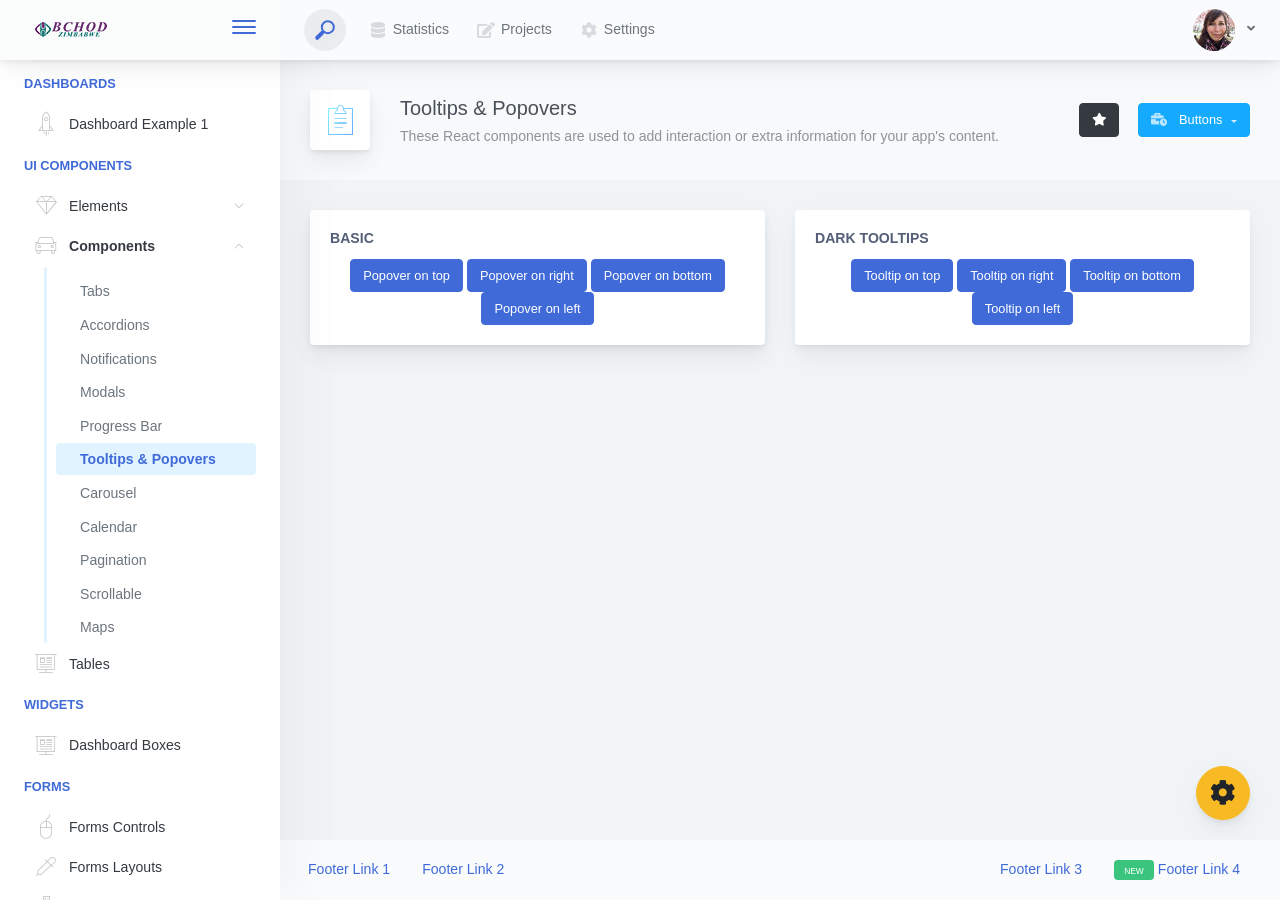
<file: public/main-view/components-tooltips-popovers.html>
<!doctype html>
<html lang="en">

<head>
    <meta charset="utf-8">
    <meta http-equiv="X-UA-Compatible" content="IE=edge">
    <meta http-equiv="Content-Language" content="en">
    <meta http-equiv="Content-Type" content="text/html; charset=utf-8"/>
    <title>Tooltips &amp; Popovers - These React components are used to add interaction or extra information for your app&#x27;s content.</title>
    <meta name="viewport" content="width=device-width, initial-scale=1, maximum-scale=1, user-scalable=no, shrink-to-fit=no" />
    <meta name="description" content="These React components are used to add interaction or extra information for your app&#x27;s content.">
    <meta name="msapplication-tap-highlight" content="no">
    <!--
    =========================================================
    * ArchitectUI HTML Theme Dashboard - v1.0.0
    =========================================================
    * Product Page: https://dashboardpack.com
    * Copyright 2019 DashboardPack (https://dashboardpack.com)
    * Licensed under MIT (https://github.com/DashboardPack/architectui-html-theme-free/blob/master/LICENSE)
    =========================================================
    * The above copyright notice and this permission notice shall be included in all copies or substantial portions of the Software.
    -->
<link href="./main.css" rel="stylesheet"></head>
<body>
    <div class="app-container app-theme-white body-tabs-shadow fixed-sidebar fixed-header">
        <div class="app-header header-shadow">
            <div class="app-header__logo">
                <div class="logo-src"></div>
                <div class="header__pane ml-auto">
                    <div>
                        <button type="button" class="hamburger close-sidebar-btn hamburger--elastic" data-class="closed-sidebar">
                            <span class="hamburger-box">
                                <span class="hamburger-inner"></span>
                            </span>
                        </button>
                    </div>
                </div>
            </div>
            <div class="app-header__mobile-menu">
                <div>
                    <button type="button" class="hamburger hamburger--elastic mobile-toggle-nav">
                        <span class="hamburger-box">
                            <span class="hamburger-inner"></span>
                        </span>
                    </button>
                </div>
            </div>
            <div class="app-header__menu">
                <span>
                    <button type="button" class="btn-icon btn-icon-only btn btn-primary btn-sm mobile-toggle-header-nav">
                        <span class="btn-icon-wrapper">
                            <i class="fa fa-ellipsis-v fa-w-6"></i>
                        </span>
                    </button>
                </span>
            </div>    <div class="app-header__content">
                <div class="app-header-left">
                    <div class="search-wrapper">
                        <div class="input-holder">
                            <input type="text" class="search-input" placeholder="Type to search">
                            <button class="search-icon"><span></span></button>
                        </div>
                        <button class="close"></button>
                    </div>
                    <ul class="header-menu nav">
                        <li class="nav-item">
                            <a href="javascript:void(0);" class="nav-link">
                                <i class="nav-link-icon fa fa-database"> </i>
                                Statistics
                            </a>
                        </li>
                        <li class="btn-group nav-item">
                            <a href="javascript:void(0);" class="nav-link">
                                <i class="nav-link-icon fa fa-edit"></i>
                                Projects
                            </a>
                        </li>
                        <li class="dropdown nav-item">
                            <a href="javascript:void(0);" class="nav-link">
                                <i class="nav-link-icon fa fa-cog"></i>
                                Settings
                            </a>
                        </li>
                    </ul>        </div>
                <div class="app-header-right">
                    <div class="header-btn-lg pr-0">
                        <div class="widget-content p-0">
                            <div class="widget-content-wrapper">
                                <div class="widget-content-left">
                                    <div class="btn-group">
                                        <a data-toggle="dropdown" aria-haspopup="true" aria-expanded="false" class="p-0 btn">
                                            <img width="42" class="rounded-circle" src="assets/images/avatars/1.jpg" alt="">
                                            <i class="fa fa-angle-down ml-2 opacity-8"></i>
                                        </a>
                                        <div tabindex="-1" role="menu" aria-hidden="true" class="dropdown-menu dropdown-menu-right">
                                            <button type="button" tabindex="0" class="dropdown-item">User Account</button>
                                            <button type="button" tabindex="0" class="dropdown-item">Settings</button>
                                            <h6 tabindex="-1" class="dropdown-header">Header</h6>
                                            <button type="button" tabindex="0" class="dropdown-item">Actions</button>
                                            <div tabindex="-1" class="dropdown-divider"></div>
                                            <button type="button" tabindex="0" class="dropdown-item">Dividers</button>
                                        </div>
                                    </div>
                                </div>
                                <div class="widget-content-left  ml-3 header-user-info">
                                    <div class="widget-heading">
                                        Alina Mclourd
                                    </div>
                                    <div class="widget-subheading">
                                        VP People Manager
                                    </div>
                                </div>
                                <div class="widget-content-right header-user-info ml-3">
                                    <button type="button" class="btn-shadow p-1 btn btn-primary btn-sm show-toastr-example">
                                        <i class="fa text-white fa-calendar pr-1 pl-1"></i>
                                    </button>
                                </div>
                            </div>
                        </div>
                    </div>        </div>
            </div>
        </div>        <div class="ui-theme-settings">
            <button type="button" id="TooltipDemo" class="btn-open-options btn btn-warning">
                <i class="fa fa-cog fa-w-16 fa-spin fa-2x"></i>
            </button>
            <div class="theme-settings__inner">
                <div class="scrollbar-container">
                    <div class="theme-settings__options-wrapper">
                        <h3 class="themeoptions-heading">Layout Options
                        </h3>
                        <div class="p-3">
                            <ul class="list-group">
                                <li class="list-group-item">
                                    <div class="widget-content p-0">
                                        <div class="widget-content-wrapper">
                                            <div class="widget-content-left mr-3">
                                                <div class="switch has-switch switch-container-class" data-class="fixed-header">
                                                    <div class="switch-animate switch-on">
                                                        <input type="checkbox" checked data-toggle="toggle" data-onstyle="success">
                                                    </div>
                                                </div>
                                            </div>
                                            <div class="widget-content-left">
                                                <div class="widget-heading">Fixed Header
                                                </div>
                                                <div class="widget-subheading">Makes the header top fixed, always visible!
                                                </div>
                                            </div>
                                        </div>
                                    </div>
                                </li>
                                <li class="list-group-item">
                                    <div class="widget-content p-0">
                                        <div class="widget-content-wrapper">
                                            <div class="widget-content-left mr-3">
                                                <div class="switch has-switch switch-container-class" data-class="fixed-sidebar">
                                                    <div class="switch-animate switch-on">
                                                        <input type="checkbox" checked data-toggle="toggle" data-onstyle="success">
                                                    </div>
                                                </div>
                                            </div>
                                            <div class="widget-content-left">
                                                <div class="widget-heading">Fixed Sidebar
                                                </div>
                                                <div class="widget-subheading">Makes the sidebar left fixed, always visible!
                                                </div>
                                            </div>
                                        </div>
                                    </div>
                                </li>
                                <li class="list-group-item">
                                    <div class="widget-content p-0">
                                        <div class="widget-content-wrapper">
                                            <div class="widget-content-left mr-3">
                                                <div class="switch has-switch switch-container-class" data-class="fixed-footer">
                                                    <div class="switch-animate switch-off">
                                                        <input type="checkbox" data-toggle="toggle" data-onstyle="success">
                                                    </div>
                                                </div>
                                            </div>
                                            <div class="widget-content-left">
                                                <div class="widget-heading">Fixed Footer
                                                </div>
                                                <div class="widget-subheading">Makes the app footer bottom fixed, always visible!
                                                </div>
                                            </div>
                                        </div>
                                    </div>
                                </li>
                            </ul>
                        </div>
                        <h3 class="themeoptions-heading">
                            <div>
                                Header Options
                            </div>
                            <button type="button" class="btn-pill btn-shadow btn-wide ml-auto btn btn-focus btn-sm switch-header-cs-class" data-class="">
                                Restore Default
                            </button>
                        </h3>
                        <div class="p-3">
                            <ul class="list-group">
                                <li class="list-group-item">
                                    <h5 class="pb-2">Choose Color Scheme
                                    </h5>
                                    <div class="theme-settings-swatches">
                                        <div class="swatch-holder bg-primary switch-header-cs-class" data-class="bg-primary header-text-light">
                                        </div>
                                        <div class="swatch-holder bg-secondary switch-header-cs-class" data-class="bg-secondary header-text-light">
                                        </div>
                                        <div class="swatch-holder bg-success switch-header-cs-class" data-class="bg-success header-text-dark">
                                        </div>
                                        <div class="swatch-holder bg-info switch-header-cs-class" data-class="bg-info header-text-dark">
                                        </div>
                                        <div class="swatch-holder bg-warning switch-header-cs-class" data-class="bg-warning header-text-dark">
                                        </div>
                                        <div class="swatch-holder bg-danger switch-header-cs-class" data-class="bg-danger header-text-light">
                                        </div>
                                        <div class="swatch-holder bg-light switch-header-cs-class" data-class="bg-light header-text-dark">
                                        </div>
                                        <div class="swatch-holder bg-dark switch-header-cs-class" data-class="bg-dark header-text-light">
                                        </div>
                                        <div class="swatch-holder bg-focus switch-header-cs-class" data-class="bg-focus header-text-light">
                                        </div>
                                        <div class="swatch-holder bg-alternate switch-header-cs-class" data-class="bg-alternate header-text-light">
                                        </div>
                                        <div class="divider">
                                        </div>
                                        <div class="swatch-holder bg-vicious-stance switch-header-cs-class" data-class="bg-vicious-stance header-text-light">
                                        </div>
                                        <div class="swatch-holder bg-midnight-bloom switch-header-cs-class" data-class="bg-midnight-bloom header-text-light">
                                        </div>
                                        <div class="swatch-holder bg-night-sky switch-header-cs-class" data-class="bg-night-sky header-text-light">
                                        </div>
                                        <div class="swatch-holder bg-slick-carbon switch-header-cs-class" data-class="bg-slick-carbon header-text-light">
                                        </div>
                                        <div class="swatch-holder bg-asteroid switch-header-cs-class" data-class="bg-asteroid header-text-light">
                                        </div>
                                        <div class="swatch-holder bg-royal switch-header-cs-class" data-class="bg-royal header-text-light">
                                        </div>
                                        <div class="swatch-holder bg-warm-flame switch-header-cs-class" data-class="bg-warm-flame header-text-dark">
                                        </div>
                                        <div class="swatch-holder bg-night-fade switch-header-cs-class" data-class="bg-night-fade header-text-dark">
                                        </div>
                                        <div class="swatch-holder bg-sunny-morning switch-header-cs-class" data-class="bg-sunny-morning header-text-dark">
                                        </div>
                                        <div class="swatch-holder bg-tempting-azure switch-header-cs-class" data-class="bg-tempting-azure header-text-dark">
                                        </div>
                                        <div class="swatch-holder bg-amy-crisp switch-header-cs-class" data-class="bg-amy-crisp header-text-dark">
                                        </div>
                                        <div class="swatch-holder bg-heavy-rain switch-header-cs-class" data-class="bg-heavy-rain header-text-dark">
                                        </div>
                                        <div class="swatch-holder bg-mean-fruit switch-header-cs-class" data-class="bg-mean-fruit header-text-dark">
                                        </div>
                                        <div class="swatch-holder bg-malibu-beach switch-header-cs-class" data-class="bg-malibu-beach header-text-light">
                                        </div>
                                        <div class="swatch-holder bg-deep-blue switch-header-cs-class" data-class="bg-deep-blue header-text-dark">
                                        </div>
                                        <div class="swatch-holder bg-ripe-malin switch-header-cs-class" data-class="bg-ripe-malin header-text-light">
                                        </div>
                                        <div class="swatch-holder bg-arielle-smile switch-header-cs-class" data-class="bg-arielle-smile header-text-light">
                                        </div>
                                        <div class="swatch-holder bg-plum-plate switch-header-cs-class" data-class="bg-plum-plate header-text-light">
                                        </div>
                                        <div class="swatch-holder bg-happy-fisher switch-header-cs-class" data-class="bg-happy-fisher header-text-dark">
                                        </div>
                                        <div class="swatch-holder bg-happy-itmeo switch-header-cs-class" data-class="bg-happy-itmeo header-text-light">
                                        </div>
                                        <div class="swatch-holder bg-mixed-hopes switch-header-cs-class" data-class="bg-mixed-hopes header-text-light">
                                        </div>
                                        <div class="swatch-holder bg-strong-bliss switch-header-cs-class" data-class="bg-strong-bliss header-text-light">
                                        </div>
                                        <div class="swatch-holder bg-grow-early switch-header-cs-class" data-class="bg-grow-early header-text-light">
                                        </div>
                                        <div class="swatch-holder bg-love-kiss switch-header-cs-class" data-class="bg-love-kiss header-text-light">
                                        </div>
                                        <div class="swatch-holder bg-premium-dark switch-header-cs-class" data-class="bg-premium-dark header-text-light">
                                        </div>
                                        <div class="swatch-holder bg-happy-green switch-header-cs-class" data-class="bg-happy-green header-text-light">
                                        </div>
                                    </div>
                                </li>
                            </ul>
                        </div>
                        <h3 class="themeoptions-heading">
                            <div>Sidebar Options</div>
                            <button type="button" class="btn-pill btn-shadow btn-wide ml-auto btn btn-focus btn-sm switch-sidebar-cs-class" data-class="">
                                Restore Default
                            </button>
                        </h3>
                        <div class="p-3">
                            <ul class="list-group">
                                <li class="list-group-item">
                                    <h5 class="pb-2">Choose Color Scheme
                                    </h5>
                                    <div class="theme-settings-swatches">
                                        <div class="swatch-holder bg-primary switch-sidebar-cs-class" data-class="bg-primary sidebar-text-light">
                                        </div>
                                        <div class="swatch-holder bg-secondary switch-sidebar-cs-class" data-class="bg-secondary sidebar-text-light">
                                        </div>
                                        <div class="swatch-holder bg-success switch-sidebar-cs-class" data-class="bg-success sidebar-text-dark">
                                        </div>
                                        <div class="swatch-holder bg-info switch-sidebar-cs-class" data-class="bg-info sidebar-text-dark">
                                        </div>
                                        <div class="swatch-holder bg-warning switch-sidebar-cs-class" data-class="bg-warning sidebar-text-dark">
                                        </div>
                                        <div class="swatch-holder bg-danger switch-sidebar-cs-class" data-class="bg-danger sidebar-text-light">
                                        </div>
                                        <div class="swatch-holder bg-light switch-sidebar-cs-class" data-class="bg-light sidebar-text-dark">
                                        </div>
                                        <div class="swatch-holder bg-dark switch-sidebar-cs-class" data-class="bg-dark sidebar-text-light">
                                        </div>
                                        <div class="swatch-holder bg-focus switch-sidebar-cs-class" data-class="bg-focus sidebar-text-light">
                                        </div>
                                        <div class="swatch-holder bg-alternate switch-sidebar-cs-class" data-class="bg-alternate sidebar-text-light">
                                        </div>
                                        <div class="divider">
                                        </div>
                                        <div class="swatch-holder bg-vicious-stance switch-sidebar-cs-class" data-class="bg-vicious-stance sidebar-text-light">
                                        </div>
                                        <div class="swatch-holder bg-midnight-bloom switch-sidebar-cs-class" data-class="bg-midnight-bloom sidebar-text-light">
                                        </div>
                                        <div class="swatch-holder bg-night-sky switch-sidebar-cs-class" data-class="bg-night-sky sidebar-text-light">
                                        </div>
                                        <div class="swatch-holder bg-slick-carbon switch-sidebar-cs-class" data-class="bg-slick-carbon sidebar-text-light">
                                        </div>
                                        <div class="swatch-holder bg-asteroid switch-sidebar-cs-class" data-class="bg-asteroid sidebar-text-light">
                                        </div>
                                        <div class="swatch-holder bg-royal switch-sidebar-cs-class" data-class="bg-royal sidebar-text-light">
                                        </div>
                                        <div class="swatch-holder bg-warm-flame switch-sidebar-cs-class" data-class="bg-warm-flame sidebar-text-dark">
                                        </div>
                                        <div class="swatch-holder bg-night-fade switch-sidebar-cs-class" data-class="bg-night-fade sidebar-text-dark">
                                        </div>
                                        <div class="swatch-holder bg-sunny-morning switch-sidebar-cs-class" data-class="bg-sunny-morning sidebar-text-dark">
                                        </div>
                                        <div class="swatch-holder bg-tempting-azure switch-sidebar-cs-class" data-class="bg-tempting-azure sidebar-text-dark">
                                        </div>
                                        <div class="swatch-holder bg-amy-crisp switch-sidebar-cs-class" data-class="bg-amy-crisp sidebar-text-dark">
                                        </div>
                                        <div class="swatch-holder bg-heavy-rain switch-sidebar-cs-class" data-class="bg-heavy-rain sidebar-text-dark">
                                        </div>
                                        <div class="swatch-holder bg-mean-fruit switch-sidebar-cs-class" data-class="bg-mean-fruit sidebar-text-dark">
                                        </div>
                                        <div class="swatch-holder bg-malibu-beach switch-sidebar-cs-class" data-class="bg-malibu-beach sidebar-text-light">
                                        </div>
                                        <div class="swatch-holder bg-deep-blue switch-sidebar-cs-class" data-class="bg-deep-blue sidebar-text-dark">
                                        </div>
                                        <div class="swatch-holder bg-ripe-malin switch-sidebar-cs-class" data-class="bg-ripe-malin sidebar-text-light">
                                        </div>
                                        <div class="swatch-holder bg-arielle-smile switch-sidebar-cs-class" data-class="bg-arielle-smile sidebar-text-light">
                                        </div>
                                        <div class="swatch-holder bg-plum-plate switch-sidebar-cs-class" data-class="bg-plum-plate sidebar-text-light">
                                        </div>
                                        <div class="swatch-holder bg-happy-fisher switch-sidebar-cs-class" data-class="bg-happy-fisher sidebar-text-dark">
                                        </div>
                                        <div class="swatch-holder bg-happy-itmeo switch-sidebar-cs-class" data-class="bg-happy-itmeo sidebar-text-light">
                                        </div>
                                        <div class="swatch-holder bg-mixed-hopes switch-sidebar-cs-class" data-class="bg-mixed-hopes sidebar-text-light">
                                        </div>
                                        <div class="swatch-holder bg-strong-bliss switch-sidebar-cs-class" data-class="bg-strong-bliss sidebar-text-light">
                                        </div>
                                        <div class="swatch-holder bg-grow-early switch-sidebar-cs-class" data-class="bg-grow-early sidebar-text-light">
                                        </div>
                                        <div class="swatch-holder bg-love-kiss switch-sidebar-cs-class" data-class="bg-love-kiss sidebar-text-light">
                                        </div>
                                        <div class="swatch-holder bg-premium-dark switch-sidebar-cs-class" data-class="bg-premium-dark sidebar-text-light">
                                        </div>
                                        <div class="swatch-holder bg-happy-green switch-sidebar-cs-class" data-class="bg-happy-green sidebar-text-light">
                                        </div>
                                    </div>
                                </li>
                            </ul>
                        </div>
                        <h3 class="themeoptions-heading">
                            <div>Main Content Options</div>
                            <button type="button" class="btn-pill btn-shadow btn-wide ml-auto active btn btn-focus btn-sm">Restore Default
                            </button>
                        </h3>
                        <div class="p-3">
                            <ul class="list-group">
                                <li class="list-group-item">
                                    <h5 class="pb-2">Page Section Tabs
                                    </h5>
                                    <div class="theme-settings-swatches">
                                        <div role="group" class="mt-2 btn-group">
                                            <button type="button" class="btn-wide btn-shadow btn-primary btn btn-secondary switch-theme-class" data-class="body-tabs-line">
                                                Line
                                            </button>
                                            <button type="button" class="btn-wide btn-shadow btn-primary active btn btn-secondary switch-theme-class" data-class="body-tabs-shadow">
                                                Shadow
                                            </button>
                                        </div>
                                    </div>
                                </li>
                            </ul>
                        </div>
                    </div>
                </div>
            </div>
        </div>        <div class="app-main">
                <div class="app-sidebar sidebar-shadow">
                    <div class="app-header__logo">
                        <div class="logo-src"></div>
                        <div class="header__pane ml-auto">
                            <div>
                                <button type="button" class="hamburger close-sidebar-btn hamburger--elastic" data-class="closed-sidebar">
                                    <span class="hamburger-box">
                                        <span class="hamburger-inner"></span>
                                    </span>
                                </button>
                            </div>
                        </div>
                    </div>
                    <div class="app-header__mobile-menu">
                        <div>
                            <button type="button" class="hamburger hamburger--elastic mobile-toggle-nav">
                                <span class="hamburger-box">
                                    <span class="hamburger-inner"></span>
                                </span>
                            </button>
                        </div>
                    </div>
                    <div class="app-header__menu">
                        <span>
                            <button type="button" class="btn-icon btn-icon-only btn btn-primary btn-sm mobile-toggle-header-nav">
                                <span class="btn-icon-wrapper">
                                    <i class="fa fa-ellipsis-v fa-w-6"></i>
                                </span>
                            </button>
                        </span>
                    </div>    <div class="scrollbar-sidebar">
                        <div class="app-sidebar__inner">
                            <ul class="vertical-nav-menu">
                                <li class="app-sidebar__heading">Dashboards</li>
                                <li>
                                    <a href="index.html">
                                        <i class="metismenu-icon pe-7s-rocket"></i>
                                        Dashboard Example 1
                                    </a>
                                </li>
                                <li class="app-sidebar__heading">UI Components</li>
                                <li
                                    
                                    
                                    
                                    
                                    
                                    
                                    
                                    
                                >
                                    <a href="#">
                                        <i class="metismenu-icon pe-7s-diamond"></i>
                                        Elements
                                        <i class="metismenu-state-icon pe-7s-angle-down caret-left"></i>
                                    </a>
                                    <ul
                                        
                                        
                                        
                                        
                                        
                                        
                                        
                                        
                                    >
                                        <li>
                                            <a href="elements-buttons-standard.html">
                                                <i class="metismenu-icon"></i>
                                                Buttons
                                            </a>
                                        </li>
                                        <li>
                                            <a href="elements-dropdowns.html">
                                                <i class="metismenu-icon">
                                                </i>Dropdowns
                                            </a>
                                        </li>
                                        <li>
                                            <a href="elements-icons.html">
                                                <i class="metismenu-icon">
                                                </i>Icons
                                            </a>
                                        </li>
                                        <li>
                                            <a href="elements-badges-labels.html">
                                                <i class="metismenu-icon">
                                                </i>Badges
                                            </a>
                                        </li>
                                        <li>
                                            <a href="elements-cards.html">
                                                <i class="metismenu-icon">
                                                </i>Cards
                                            </a>
                                        </li>
                                        <li>
                                            <a href="elements-list-group.html">
                                                <i class="metismenu-icon">
                                                </i>List Groups
                                            </a>
                                        </li>
                                        <li>
                                            <a href="elements-navigation.html">
                                                <i class="metismenu-icon">
                                                </i>Navigation Menus
                                            </a>
                                        </li>
                                        <li>
                                            <a href="elements-utilities.html">
                                                <i class="metismenu-icon">
                                                </i>Utilities
                                            </a>
                                        </li>
                                    </ul>
                                </li>
                                <li
                                    
                                    
                                    
                                    
                                    
                                     class="mm-active"
                                    
                                    
                                    
                                    
                                    
                                >
                                    <a href="#">
                                        <i class="metismenu-icon pe-7s-car"></i>
                                        Components
                                        <i class="metismenu-state-icon pe-7s-angle-down caret-left"></i>
                                    </a>
                                    <ul
                                        
                                        
                                        
                                        
                                        
                                         class="mm-show"
                                        
                                        
                                        
                                        
                                        
                                    >
                                        <li>
                                            <a href="components-tabs.html">
                                                <i class="metismenu-icon">
                                                </i>Tabs
                                            </a>
                                        </li>
                                        <li>
                                            <a href="components-accordions.html">
                                                <i class="metismenu-icon">
                                                </i>Accordions
                                            </a>
                                        </li>
                                        <li>
                                            <a href="components-notifications.html">
                                                <i class="metismenu-icon">
                                                </i>Notifications
                                            </a>
                                        </li>
                                        <li>
                                            <a href="components-modals.html">
                                                <i class="metismenu-icon">
                                                </i>Modals
                                            </a>
                                        </li>
                                        <li>
                                            <a href="components-progress-bar.html">
                                                <i class="metismenu-icon">
                                                </i>Progress Bar
                                            </a>
                                        </li>
                                        <li>
                                            <a href="components-tooltips-popovers.html" class="mm-active">
                                                <i class="metismenu-icon">
                                                </i>Tooltips &amp; Popovers
                                            </a>
                                        </li>
                                        <li>
                                            <a href="components-carousel.html">
                                                <i class="metismenu-icon">
                                                </i>Carousel
                                            </a>
                                        </li>
                                        <li>
                                            <a href="components-calendar.html">
                                                <i class="metismenu-icon">
                                                </i>Calendar
                                            </a>
                                        </li>
                                        <li>
                                            <a href="components-pagination.html">
                                                <i class="metismenu-icon">
                                                </i>Pagination
                                            </a>
                                        </li>
                                        <li>
                                            <a href="components-scrollable-elements.html">
                                                <i class="metismenu-icon">
                                                </i>Scrollable
                                            </a>
                                        </li>
                                        <li>
                                            <a href="components-maps.html">
                                                <i class="metismenu-icon">
                                                </i>Maps
                                            </a>
                                        </li>
                                    </ul>
                                </li>
                                <li  >
                                    <a href="tables-regular.html">
                                        <i class="metismenu-icon pe-7s-display2"></i>
                                        Tables
                                    </a>
                                </li>
                                <li class="app-sidebar__heading">Widgets</li>
                                <li>
                                    <a href="dashboard-boxes.html">
                                        <i class="metismenu-icon pe-7s-display2"></i>
                                        Dashboard Boxes
                                    </a>
                                </li>
                                <li class="app-sidebar__heading">Forms</li>
                                <li>
                                    <a href="forms-controls.html">
                                        <i class="metismenu-icon pe-7s-mouse">
                                        </i>Forms Controls
                                    </a>
                                </li>
                                <li>
                                    <a href="forms-layouts.html">
                                        <i class="metismenu-icon pe-7s-eyedropper">
                                        </i>Forms Layouts
                                    </a>
                                </li>
                                <li>
                                    <a href="forms-validation.html">
                                        <i class="metismenu-icon pe-7s-pendrive">
                                        </i>Forms Validation
                                    </a>
                                </li>
                                <li class="app-sidebar__heading">Charts</li>
                                <li>
                                    <a href="charts-chartjs.html">
                                        <i class="metismenu-icon pe-7s-graph2">
                                        </i>ChartJS
                                    </a>
                                </li>
                                <li class="app-sidebar__heading">PRO Version</li>
                                <li>
                                    <a href="https://dashboardpack.com/theme-details/architectui-dashboard-html-pro/" target="_blank">
                                        <i class="metismenu-icon pe-7s-graph2">
                                        </i>
                                        Upgrade to PRO
                                    </a>
                                </li>
                            </ul>
                        </div>
                    </div>
                </div>    <div class="app-main__outer">
                    <div class="app-main__inner">
                        <div class="app-page-title">
                            <div class="page-title-wrapper">
                                <div class="page-title-heading">
                                    <div class="page-title-icon">
                                        <i class="pe-7s-note2 icon-gradient bg-happy-fisher">
                                        </i>
                                    </div>
                                    <div>Tooltips &amp; Popovers
                                        <div class="page-title-subheading">These React components are used to add interaction or extra information for your app&#x27;s content.
                                        </div>
                                    </div>
                                </div>
                                <div class="page-title-actions">
                                    <button type="button" data-toggle="tooltip" title="Example Tooltip" data-placement="bottom" class="btn-shadow mr-3 btn btn-dark">
                                        <i class="fa fa-star"></i>
                                    </button>
                                    <div class="d-inline-block dropdown">
                                        <button type="button" data-toggle="dropdown" aria-haspopup="true" aria-expanded="false" class="btn-shadow dropdown-toggle btn btn-info">
                                            <span class="btn-icon-wrapper pr-2 opacity-7">
                                                <i class="fa fa-business-time fa-w-20"></i>
                                            </span>
                                            Buttons
                                        </button>
                                        <div tabindex="-1" role="menu" aria-hidden="true" class="dropdown-menu dropdown-menu-right">
                                            <ul class="nav flex-column">
                                                <li class="nav-item">
                                                    <a href="javascript:void(0);" class="nav-link">
                                                        <i class="nav-link-icon lnr-inbox"></i>
                                                        <span>
                                                            Inbox
                                                        </span>
                                                        <div class="ml-auto badge badge-pill badge-secondary">86</div>
                                                    </a>
                                                </li>
                                                <li class="nav-item">
                                                    <a href="javascript:void(0);" class="nav-link">
                                                        <i class="nav-link-icon lnr-book"></i>
                                                        <span>
                                                            Book
                                                        </span>
                                                        <div class="ml-auto badge badge-pill badge-danger">5</div>
                                                    </a>
                                                </li>
                                                <li class="nav-item">
                                                    <a href="javascript:void(0);" class="nav-link">
                                                        <i class="nav-link-icon lnr-picture"></i>
                                                        <span>
                                                            Picture
                                                        </span>
                                                    </a>
                                                </li>
                                                <li class="nav-item">
                                                    <a disabled href="javascript:void(0);" class="nav-link disabled">
                                                        <i class="nav-link-icon lnr-file-empty"></i>
                                                        <span>
                                                            File Disabled
                                                        </span>
                                                    </a>
                                                </li>
                                            </ul>
                                        </div>
                                    </div>
                                </div>    </div>
                        </div>            <div class="row">
                            <div class="col-lg-6">
                                <div class="main-card mb-3 card">
                                    <div class="card-body"><h5 class="card-title">Basic</h5>
                                        <div class="text-center">
                                            <button type="button" class="btn btn-primary" data-container="body" data-toggle="popover" data-placement="top" data-content="Vivamus sagittis lacus vel augue laoreet rutrum faucibus.">
                                                Popover on top
                                            </button>
            
                                            <button type="button" class="btn btn-primary" data-container="body" data-toggle="popover" data-placement="right" data-content="Vivamus sagittis lacus vel augue laoreet rutrum faucibus.">
                                                Popover on right
                                            </button>
            
                                            <button type="button" class="btn btn-primary" data-container="body" data-toggle="popover" data-placement="bottom" data-content="Vivamus
            sagittis lacus vel augue laoreet rutrum faucibus.">
                                                Popover on bottom
                                            </button>
            
                                            <button type="button" class="btn btn-primary" data-container="body" data-toggle="popover" data-placement="left" data-content="Vivamus sagittis lacus vel augue laoreet rutrum faucibus.">
                                                Popover on left
                                            </button>
                                        </div>
                                    </div>
                                </div>
                            </div>
                            <div class="col-lg-6">
                                <div class="main-card mb-3 card">
                                    <div class="card-body"><h5 class="card-title">Dark Tooltips</h5>
                                        <div class="text-center">
                                            <button type="button" class="btn btn-primary" data-toggle="tooltip" data-placement="top" title="Tooltip on top">
                                                Tooltip on top
                                            </button>
                                            <button type="button" class="btn btn-primary" data-toggle="tooltip" data-placement="right" title="Tooltip on right">
                                                Tooltip on right
                                            </button>
                                            <button type="button" class="btn btn-primary" data-toggle="tooltip" data-placement="bottom" title="Tooltip on bottom">
                                                Tooltip on bottom
                                            </button>
                                            <button type="button" class="btn btn-primary" data-toggle="tooltip" data-placement="left" title="Tooltip on left">
                                                Tooltip on left
                                            </button>
                                        </div>
                                    </div>
                                </div>
                            </div>
                        </div>
                    </div>
                    <div class="app-wrapper-footer">
                        <div class="app-footer">
                            <div class="app-footer__inner">
                                <div class="app-footer-left">
                                    <ul class="nav">
                                        <li class="nav-item">
                                            <a href="javascript:void(0);" class="nav-link">
                                                Footer Link 1
                                            </a>
                                        </li>
                                        <li class="nav-item">
                                            <a href="javascript:void(0);" class="nav-link">
                                                Footer Link 2
                                            </a>
                                        </li>
                                    </ul>
                                </div>
                                <div class="app-footer-right">
                                    <ul class="nav">
                                        <li class="nav-item">
                                            <a href="javascript:void(0);" class="nav-link">
                                                Footer Link 3
                                            </a>
                                        </li>
                                        <li class="nav-item">
                                            <a href="javascript:void(0);" class="nav-link">
                                                <div class="badge badge-success mr-1 ml-0">
                                                    <small>NEW</small>
                                                </div>
                                                Footer Link 4
                                            </a>
                                        </li>
                                    </ul>
                                </div>
                            </div>
                        </div>
                    </div>    </div>
        </div>
    </div>
<script type="text/javascript" src="./assets/scripts/main.js"></script></body>
</html>
</file>
<file: public/Login_v16/vendor/daterangepicker/daterangepicker.css>
.daterangepicker{position:absolute;color:inherit;background-color:#fff;border-radius:4px;width:278px;padding:4px;margin-top:1px;top:100px;left:20px}.daterangepicker:before,.daterangepicker:after{position:absolute;display:inline-block;border-bottom-color:rgba(0,0,0,.2);content:''}.daterangepicker:before{top:-7px;border-right:7px solid transparent;border-left:7px solid transparent;border-bottom:7px solid #ccc}.daterangepicker:after{top:-6px;border-right:6px solid transparent;border-bottom:6px solid #fff;border-left:6px solid transparent}.daterangepicker.opensleft:before{right:9px}.daterangepicker.opensleft:after{right:10px}.daterangepicker.openscenter:before{left:0;right:0;width:0;margin-left:auto;margin-right:auto}.daterangepicker.openscenter:after{left:0;right:0;width:0;margin-left:auto;margin-right:auto}.daterangepicker.opensright:before{left:9px}.daterangepicker.opensright:after{left:10px}.daterangepicker.dropup{margin-top:-5px}.daterangepicker.dropup:before{top:initial;bottom:-7px;border-bottom:initial;border-top:7px solid #ccc}.daterangepicker.dropup:after{top:initial;bottom:-6px;border-bottom:initial;border-top:6px solid #fff}.daterangepicker.dropdown-menu{max-width:none;z-index:3001}.daterangepicker.single .ranges,.daterangepicker.single .calendar{float:none}.daterangepicker.show-calendar .calendar{display:block}.daterangepicker .calendar{display:none;max-width:270px;margin:4px}.daterangepicker .calendar.single .calendar-table{border:none}.daterangepicker .calendar th,.daterangepicker .calendar td{white-space:nowrap;text-align:center;min-width:32px}.daterangepicker .calendar-table{border:1px solid #fff;padding:4px;border-radius:4px;background-color:#fff}.daterangepicker table{width:100%;margin:0}.daterangepicker td,.daterangepicker th{text-align:center;width:20px;height:20px;border-radius:4px;border:1px solid transparent;white-space:nowrap;cursor:pointer}.daterangepicker td.available:hover,.daterangepicker th.available:hover{background-color:#eee;border-color:transparent;color:inherit}.daterangepicker td.week,.daterangepicker th.week{font-size:80%;color:#ccc}.daterangepicker td.off,.daterangepicker td.off.in-range,.daterangepicker td.off.start-date,.daterangepicker td.off.end-date{background-color:#fff;border-color:transparent;color:#999}.daterangepicker td.in-range{background-color:#ebf4f8;border-color:transparent;color:#000;border-radius:0}.daterangepicker td.start-date{border-radius:4px 0 0 4px}.daterangepicker td.end-date{border-radius:0 4px 4px 0}.daterangepicker td.start-date.end-date{border-radius:4px}.daterangepicker td.active,.daterangepicker td.active:hover{background-color:#357ebd;border-color:transparent;color:#fff}.daterangepicker th.month{width:auto}.daterangepicker td.disabled,.daterangepicker option.disabled{color:#999;cursor:not-allowed;text-decoration:line-through}.daterangepicker select.monthselect,.daterangepicker select.yearselect{font-size:12px;padding:1px;height:auto;margin:0;cursor:default}.daterangepicker select.monthselect{margin-right:2%;width:56%}.daterangepicker select.yearselect{width:40%}.daterangepicker select.hourselect,.daterangepicker select.minuteselect,.daterangepicker select.secondselect,.daterangepicker select.ampmselect{width:50px;margin-bottom:0}.daterangepicker .input-mini{border:1px solid #ccc;border-radius:4px;color:#555;height:30px;line-height:30px;display:block;vertical-align:middle;margin:0 0 5px;padding:0 6px 0 28px;width:100%}.daterangepicker .input-mini.active{border:1px solid #08c;border-radius:4px}.daterangepicker .daterangepicker_input{position:relative}.daterangepicker .daterangepicker_input i{position:absolute;left:8px;top:8px}.daterangepicker.rtl .input-mini{padding-right:28px;padding-left:6px}.daterangepicker.rtl .daterangepicker_input i{left:auto;right:8px}.daterangepicker .calendar-time{text-align:center;margin:5px auto;line-height:30px;position:relative;padding-left:28px}.daterangepicker .calendar-time select.disabled{color:#ccc;cursor:not-allowed}.ranges{font-size:11px;float:none;margin:4px;text-align:left}.ranges ul{list-style:none;margin:0 auto;padding:0;width:100%}.ranges li{font-size:13px;background-color:#f5f5f5;border:1px solid #f5f5f5;border-radius:4px;color:#08c;padding:3px 12px;margin-bottom:8px;cursor:pointer}.ranges li:hover{background-color:#08c;border:1px solid #08c;color:#fff}.ranges li.active{background-color:#08c;border:1px solid #08c;color:#fff}@media(min-width:564px){.daterangepicker{width:auto}.daterangepicker .ranges ul{width:160px}.daterangepicker.single .ranges ul{width:100%}.daterangepicker.single .calendar.left{clear:none}.daterangepicker.single.ltr .ranges,.daterangepicker.single.ltr .calendar{float:left}.daterangepicker.single.rtl .ranges,.daterangepicker.single.rtl .calendar{float:right}.daterangepicker.ltr{direction:ltr;text-align:left}.daterangepicker.ltr .calendar.left{clear:left;margin-right:0}.daterangepicker.ltr .calendar.left .calendar-table{border-right:none;border-top-right-radius:0;border-bottom-right-radius:0}.daterangepicker.ltr .calendar.right{margin-left:0}.daterangepicker.ltr .calendar.right .calendar-table{border-left:none;border-top-left-radius:0;border-bottom-left-radius:0}.daterangepicker.ltr .left .daterangepicker_input{padding-right:12px}.daterangepicker.ltr .calendar.left .calendar-table{padding-right:12px}.daterangepicker.ltr .ranges,.daterangepicker.ltr .calendar{float:left}.daterangepicker.rtl{direction:rtl;text-align:right}.daterangepicker.rtl .calendar.left{clear:right;margin-left:0}.daterangepicker.rtl .calendar.left .calendar-table{border-left:none;border-top-left-radius:0;border-bottom-left-radius:0}.daterangepicker.rtl .calendar.right{margin-right:0}.daterangepicker.rtl .calendar.right .calendar-table{border-right:none;border-top-right-radius:0;border-bottom-right-radius:0}.daterangepicker.rtl .left .daterangepicker_input{padding-left:12px}.daterangepicker.rtl .calendar.left .calendar-table{padding-left:12px}.daterangepicker.rtl .ranges,.daterangepicker.rtl .calendar{text-align:right;float:right}}@media(min-width:730px){.daterangepicker .ranges{width:auto}.daterangepicker.ltr .ranges{float:left}.daterangepicker.rtl .ranges{float:right}.daterangepicker .calendar.left{clear:none!important}}
</file>
<file: public/Login_v16/css/util.css>
.fs-1{font-size:1px}.fs-2{font-size:2px}.fs-3{font-size:3px}.fs-4{font-size:4px}.fs-5{font-size:5px}.fs-6{font-size:6px}.fs-7{font-size:7px}.fs-8{font-size:8px}.fs-9{font-size:9px}.fs-10{font-size:10px}.fs-11{font-size:11px}.fs-12{font-size:12px}.fs-13{font-size:13px}.fs-14{font-size:14px}.fs-15{font-size:15px}.fs-16{font-size:16px}.fs-17{font-size:17px}.fs-18{font-size:18px}.fs-19{font-size:19px}.fs-20{font-size:20px}.fs-21{font-size:21px}.fs-22{font-size:22px}.fs-23{font-size:23px}.fs-24{font-size:24px}.fs-25{font-size:25px}.fs-26{font-size:26px}.fs-27{font-size:27px}.fs-28{font-size:28px}.fs-29{font-size:29px}.fs-30{font-size:30px}.fs-31{font-size:31px}.fs-32{font-size:32px}.fs-33{font-size:33px}.fs-34{font-size:34px}.fs-35{font-size:35px}.fs-36{font-size:36px}.fs-37{font-size:37px}.fs-38{font-size:38px}.fs-39{font-size:39px}.fs-40{font-size:40px}.fs-41{font-size:41px}.fs-42{font-size:42px}.fs-43{font-size:43px}.fs-44{font-size:44px}.fs-45{font-size:45px}.fs-46{font-size:46px}.fs-47{font-size:47px}.fs-48{font-size:48px}.fs-49{font-size:49px}.fs-50{font-size:50px}.fs-51{font-size:51px}.fs-52{font-size:52px}.fs-53{font-size:53px}.fs-54{font-size:54px}.fs-55{font-size:55px}.fs-56{font-size:56px}.fs-57{font-size:57px}.fs-58{font-size:58px}.fs-59{font-size:59px}.fs-60{font-size:60px}.fs-61{font-size:61px}.fs-62{font-size:62px}.fs-63{font-size:63px}.fs-64{font-size:64px}.fs-65{font-size:65px}.fs-66{font-size:66px}.fs-67{font-size:67px}.fs-68{font-size:68px}.fs-69{font-size:69px}.fs-70{font-size:70px}.fs-71{font-size:71px}.fs-72{font-size:72px}.fs-73{font-size:73px}.fs-74{font-size:74px}.fs-75{font-size:75px}.fs-76{font-size:76px}.fs-77{font-size:77px}.fs-78{font-size:78px}.fs-79{font-size:79px}.fs-80{font-size:80px}.fs-81{font-size:81px}.fs-82{font-size:82px}.fs-83{font-size:83px}.fs-84{font-size:84px}.fs-85{font-size:85px}.fs-86{font-size:86px}.fs-87{font-size:87px}.fs-88{font-size:88px}.fs-89{font-size:89px}.fs-90{font-size:90px}.fs-91{font-size:91px}.fs-92{font-size:92px}.fs-93{font-size:93px}.fs-94{font-size:94px}.fs-95{font-size:95px}.fs-96{font-size:96px}.fs-97{font-size:97px}.fs-98{font-size:98px}.fs-99{font-size:99px}.fs-100{font-size:100px}.fs-101{font-size:101px}.fs-102{font-size:102px}.fs-103{font-size:103px}.fs-104{font-size:104px}.fs-105{font-size:105px}.fs-106{font-size:106px}.fs-107{font-size:107px}.fs-108{font-size:108px}.fs-109{font-size:109px}.fs-110{font-size:110px}.fs-111{font-size:111px}.fs-112{font-size:112px}.fs-113{font-size:113px}.fs-114{font-size:114px}.fs-115{font-size:115px}.fs-116{font-size:116px}.fs-117{font-size:117px}.fs-118{font-size:118px}.fs-119{font-size:119px}.fs-120{font-size:120px}.fs-121{font-size:121px}.fs-122{font-size:122px}.fs-123{font-size:123px}.fs-124{font-size:124px}.fs-125{font-size:125px}.fs-126{font-size:126px}.fs-127{font-size:127px}.fs-128{font-size:128px}.fs-129{font-size:129px}.fs-130{font-size:130px}.fs-131{font-size:131px}.fs-132{font-size:132px}.fs-133{font-size:133px}.fs-134{font-size:134px}.fs-135{font-size:135px}.fs-136{font-size:136px}.fs-137{font-size:137px}.fs-138{font-size:138px}.fs-139{font-size:139px}.fs-140{font-size:140px}.fs-141{font-size:141px}.fs-142{font-size:142px}.fs-143{font-size:143px}.fs-144{font-size:144px}.fs-145{font-size:145px}.fs-146{font-size:146px}.fs-147{font-size:147px}.fs-148{font-size:148px}.fs-149{font-size:149px}.fs-150{font-size:150px}.fs-151{font-size:151px}.fs-152{font-size:152px}.fs-153{font-size:153px}.fs-154{font-size:154px}.fs-155{font-size:155px}.fs-156{font-size:156px}.fs-157{font-size:157px}.fs-158{font-size:158px}.fs-159{font-size:159px}.fs-160{font-size:160px}.fs-161{font-size:161px}.fs-162{font-size:162px}.fs-163{font-size:163px}.fs-164{font-size:164px}.fs-165{font-size:165px}.fs-166{font-size:166px}.fs-167{font-size:167px}.fs-168{font-size:168px}.fs-169{font-size:169px}.fs-170{font-size:170px}.fs-171{font-size:171px}.fs-172{font-size:172px}.fs-173{font-size:173px}.fs-174{font-size:174px}.fs-175{font-size:175px}.fs-176{font-size:176px}.fs-177{font-size:177px}.fs-178{font-size:178px}.fs-179{font-size:179px}.fs-180{font-size:180px}.fs-181{font-size:181px}.fs-182{font-size:182px}.fs-183{font-size:183px}.fs-184{font-size:184px}.fs-185{font-size:185px}.fs-186{font-size:186px}.fs-187{font-size:187px}.fs-188{font-size:188px}.fs-189{font-size:189px}.fs-190{font-size:190px}.fs-191{font-size:191px}.fs-192{font-size:192px}.fs-193{font-size:193px}.fs-194{font-size:194px}.fs-195{font-size:195px}.fs-196{font-size:196px}.fs-197{font-size:197px}.fs-198{font-size:198px}.fs-199{font-size:199px}.fs-200{font-size:200px}.p-t-0{padding-top:0}.p-t-1{padding-top:1px}.p-t-2{padding-top:2px}.p-t-3{padding-top:3px}.p-t-4{padding-top:4px}.p-t-5{padding-top:5px}.p-t-6{padding-top:6px}.p-t-7{padding-top:7px}.p-t-8{padding-top:8px}.p-t-9{padding-top:9px}.p-t-10{padding-top:10px}.p-t-11{padding-top:11px}.p-t-12{padding-top:12px}.p-t-13{padding-top:13px}.p-t-14{padding-top:14px}.p-t-15{padding-top:15px}.p-t-16{padding-top:16px}.p-t-17{padding-top:17px}.p-t-18{padding-top:18px}.p-t-19{padding-top:19px}.p-t-20{padding-top:20px}.p-t-21{padding-top:21px}.p-t-22{padding-top:22px}.p-t-23{padding-top:23px}.p-t-24{padding-top:24px}.p-t-25{padding-top:25px}.p-t-26{padding-top:26px}.p-t-27{padding-top:27px}.p-t-28{padding-top:28px}.p-t-29{padding-top:29px}.p-t-30{padding-top:30px}.p-t-31{padding-top:31px}.p-t-32{padding-top:32px}.p-t-33{padding-top:33px}.p-t-34{padding-top:34px}.p-t-35{padding-top:35px}.p-t-36{padding-top:36px}.p-t-37{padding-top:37px}.p-t-38{padding-top:38px}.p-t-39{padding-top:39px}.p-t-40{padding-top:40px}.p-t-41{padding-top:41px}.p-t-42{padding-top:42px}.p-t-43{padding-top:43px}.p-t-44{padding-top:44px}.p-t-45{padding-top:45px}.p-t-46{padding-top:46px}.p-t-47{padding-top:47px}.p-t-48{padding-top:48px}.p-t-49{padding-top:49px}.p-t-50{padding-top:50px}.p-t-51{padding-top:51px}.p-t-52{padding-top:52px}.p-t-53{padding-top:53px}.p-t-54{padding-top:54px}.p-t-55{padding-top:55px}.p-t-56{padding-top:56px}.p-t-57{padding-top:57px}.p-t-58{padding-top:58px}.p-t-59{padding-top:59px}.p-t-60{padding-top:60px}.p-t-61{padding-top:61px}.p-t-62{padding-top:62px}.p-t-63{padding-top:63px}.p-t-64{padding-top:64px}.p-t-65{padding-top:65px}.p-t-66{padding-top:66px}.p-t-67{padding-top:67px}.p-t-68{padding-top:68px}.p-t-69{padding-top:69px}.p-t-70{padding-top:70px}.p-t-71{padding-top:71px}.p-t-72{padding-top:72px}.p-t-73{padding-top:73px}.p-t-74{padding-top:74px}.p-t-75{padding-top:75px}.p-t-76{padding-top:76px}.p-t-77{padding-top:77px}.p-t-78{padding-top:78px}.p-t-79{padding-top:79px}.p-t-80{padding-top:80px}.p-t-81{padding-top:81px}.p-t-82{padding-top:82px}.p-t-83{padding-top:83px}.p-t-84{padding-top:84px}.p-t-85{padding-top:85px}.p-t-86{padding-top:86px}.p-t-87{padding-top:87px}.p-t-88{padding-top:88px}.p-t-89{padding-top:89px}.p-t-90{padding-top:90px}.p-t-91{padding-top:91px}.p-t-92{padding-top:92px}.p-t-93{padding-top:93px}.p-t-94{padding-top:94px}.p-t-95{padding-top:95px}.p-t-96{padding-top:96px}.p-t-97{padding-top:97px}.p-t-98{padding-top:98px}.p-t-99{padding-top:99px}.p-t-100{padding-top:100px}.p-t-101{padding-top:101px}.p-t-102{padding-top:102px}.p-t-103{padding-top:103px}.p-t-104{padding-top:104px}.p-t-105{padding-top:105px}.p-t-106{padding-top:106px}.p-t-107{padding-top:107px}.p-t-108{padding-top:108px}.p-t-109{padding-top:109px}.p-t-110{padding-top:110px}.p-t-111{padding-top:111px}.p-t-112{padding-top:112px}.p-t-113{padding-top:113px}.p-t-114{padding-top:114px}.p-t-115{padding-top:115px}.p-t-116{padding-top:116px}.p-t-117{padding-top:117px}.p-t-118{padding-top:118px}.p-t-119{padding-top:119px}.p-t-120{padding-top:120px}.p-t-121{padding-top:121px}.p-t-122{padding-top:122px}.p-t-123{padding-top:123px}.p-t-124{padding-top:124px}.p-t-125{padding-top:125px}.p-t-126{padding-top:126px}.p-t-127{padding-top:127px}.p-t-128{padding-top:128px}.p-t-129{padding-top:129px}.p-t-130{padding-top:130px}.p-t-131{padding-top:131px}.p-t-132{padding-top:132px}.p-t-133{padding-top:133px}.p-t-134{padding-top:134px}.p-t-135{padding-top:135px}.p-t-136{padding-top:136px}.p-t-137{padding-top:137px}.p-t-138{padding-top:138px}.p-t-139{padding-top:139px}.p-t-140{padding-top:140px}.p-t-141{padding-top:141px}.p-t-142{padding-top:142px}.p-t-143{padding-top:143px}.p-t-144{padding-top:144px}.p-t-145{padding-top:145px}.p-t-146{padding-top:146px}.p-t-147{padding-top:147px}.p-t-148{padding-top:148px}.p-t-149{padding-top:149px}.p-t-150{padding-top:150px}.p-t-151{padding-top:151px}.p-t-152{padding-top:152px}.p-t-153{padding-top:153px}.p-t-154{padding-top:154px}.p-t-155{padding-top:155px}.p-t-156{padding-top:156px}.p-t-157{padding-top:157px}.p-t-158{padding-top:158px}.p-t-159{padding-top:159px}.p-t-160{padding-top:160px}.p-t-161{padding-top:161px}.p-t-162{padding-top:162px}.p-t-163{padding-top:163px}.p-t-164{padding-top:164px}.p-t-165{padding-top:165px}.p-t-166{padding-top:166px}.p-t-167{padding-top:167px}.p-t-168{padding-top:168px}.p-t-169{padding-top:169px}.p-t-170{padding-top:170px}.p-t-171{padding-top:171px}.p-t-172{padding-top:172px}.p-t-173{padding-top:173px}.p-t-174{padding-top:174px}.p-t-175{padding-top:175px}.p-t-176{padding-top:176px}.p-t-177{padding-top:177px}.p-t-178{padding-top:178px}.p-t-179{padding-top:179px}.p-t-180{padding-top:180px}.p-t-181{padding-top:181px}.p-t-182{padding-top:182px}.p-t-183{padding-top:183px}.p-t-184{padding-top:184px}.p-t-185{padding-top:185px}.p-t-186{padding-top:186px}.p-t-187{padding-top:187px}.p-t-188{padding-top:188px}.p-t-189{padding-top:189px}.p-t-190{padding-top:190px}.p-t-191{padding-top:191px}.p-t-192{padding-top:192px}.p-t-193{padding-top:193px}.p-t-194{padding-top:194px}.p-t-195{padding-top:195px}.p-t-196{padding-top:196px}.p-t-197{padding-top:197px}.p-t-198{padding-top:198px}.p-t-199{padding-top:199px}.p-t-200{padding-top:200px}.p-t-201{padding-top:201px}.p-t-202{padding-top:202px}.p-t-203{padding-top:203px}.p-t-204{padding-top:204px}.p-t-205{padding-top:205px}.p-t-206{padding-top:206px}.p-t-207{padding-top:207px}.p-t-208{padding-top:208px}.p-t-209{padding-top:209px}.p-t-210{padding-top:210px}.p-t-211{padding-top:211px}.p-t-212{padding-top:212px}.p-t-213{padding-top:213px}.p-t-214{padding-top:214px}.p-t-215{padding-top:215px}.p-t-216{padding-top:216px}.p-t-217{padding-top:217px}.p-t-218{padding-top:218px}.p-t-219{padding-top:219px}.p-t-220{padding-top:220px}.p-t-221{padding-top:221px}.p-t-222{padding-top:222px}.p-t-223{padding-top:223px}.p-t-224{padding-top:224px}.p-t-225{padding-top:225px}.p-t-226{padding-top:226px}.p-t-227{padding-top:227px}.p-t-228{padding-top:228px}.p-t-229{padding-top:229px}.p-t-230{padding-top:230px}.p-t-231{padding-top:231px}.p-t-232{padding-top:232px}.p-t-233{padding-top:233px}.p-t-234{padding-top:234px}.p-t-235{padding-top:235px}.p-t-236{padding-top:236px}.p-t-237{padding-top:237px}.p-t-238{padding-top:238px}.p-t-239{padding-top:239px}.p-t-240{padding-top:240px}.p-t-241{padding-top:241px}.p-t-242{padding-top:242px}.p-t-243{padding-top:243px}.p-t-244{padding-top:244px}.p-t-245{padding-top:245px}.p-t-246{padding-top:246px}.p-t-247{padding-top:247px}.p-t-248{padding-top:248px}.p-t-249{padding-top:249px}.p-t-250{padding-top:250px}.p-b-0{padding-bottom:0}.p-b-1{padding-bottom:1px}.p-b-2{padding-bottom:2px}.p-b-3{padding-bottom:3px}.p-b-4{padding-bottom:4px}.p-b-5{padding-bottom:5px}.p-b-6{padding-bottom:6px}.p-b-7{padding-bottom:7px}.p-b-8{padding-bottom:8px}.p-b-9{padding-bottom:9px}.p-b-10{padding-bottom:10px}.p-b-11{padding-bottom:11px}.p-b-12{padding-bottom:12px}.p-b-13{padding-bottom:13px}.p-b-14{padding-bottom:14px}.p-b-15{padding-bottom:15px}.p-b-16{padding-bottom:16px}.p-b-17{padding-bottom:17px}.p-b-18{padding-bottom:18px}.p-b-19{padding-bottom:19px}.p-b-20{padding-bottom:20px}.p-b-21{padding-bottom:21px}.p-b-22{padding-bottom:22px}.p-b-23{padding-bottom:23px}.p-b-24{padding-bottom:24px}.p-b-25{padding-bottom:25px}.p-b-26{padding-bottom:26px}.p-b-27{padding-bottom:27px}.p-b-28{padding-bottom:28px}.p-b-29{padding-bottom:29px}.p-b-30{padding-bottom:30px}.p-b-31{padding-bottom:31px}.p-b-32{padding-bottom:32px}.p-b-33{padding-bottom:33px}.p-b-34{padding-bottom:34px}.p-b-35{padding-bottom:35px}.p-b-36{padding-bottom:36px}.p-b-37{padding-bottom:37px}.p-b-38{padding-bottom:38px}.p-b-39{padding-bottom:39px}.p-b-40{padding-bottom:40px}.p-b-41{padding-bottom:41px}.p-b-42{padding-bottom:42px}.p-b-43{padding-bottom:43px}.p-b-44{padding-bottom:44px}.p-b-45{padding-bottom:45px}.p-b-46{padding-bottom:46px}.p-b-47{padding-bottom:47px}.p-b-48{padding-bottom:48px}.p-b-49{padding-bottom:49px}.p-b-50{padding-bottom:50px}.p-b-51{padding-bottom:51px}.p-b-52{padding-bottom:52px}.p-b-53{padding-bottom:53px}.p-b-54{padding-bottom:54px}.p-b-55{padding-bottom:55px}.p-b-56{padding-bottom:56px}.p-b-57{padding-bottom:57px}.p-b-58{padding-bottom:58px}.p-b-59{padding-bottom:59px}.p-b-60{padding-bottom:60px}.p-b-61{padding-bottom:61px}.p-b-62{padding-bottom:62px}.p-b-63{padding-bottom:63px}.p-b-64{padding-bottom:64px}.p-b-65{padding-bottom:65px}.p-b-66{padding-bottom:66px}.p-b-67{padding-bottom:67px}.p-b-68{padding-bottom:68px}.p-b-69{padding-bottom:69px}.p-b-70{padding-bottom:70px}.p-b-71{padding-bottom:71px}.p-b-72{padding-bottom:72px}.p-b-73{padding-bottom:73px}.p-b-74{padding-bottom:74px}.p-b-75{padding-bottom:75px}.p-b-76{padding-bottom:76px}.p-b-77{padding-bottom:77px}.p-b-78{padding-bottom:78px}.p-b-79{padding-bottom:79px}.p-b-80{padding-bottom:80px}.p-b-81{padding-bottom:81px}.p-b-82{padding-bottom:82px}.p-b-83{padding-bottom:83px}.p-b-84{padding-bottom:84px}.p-b-85{padding-bottom:85px}.p-b-86{padding-bottom:86px}.p-b-87{padding-bottom:87px}.p-b-88{padding-bottom:88px}.p-b-89{padding-bottom:89px}.p-b-90{padding-bottom:90px}.p-b-91{padding-bottom:91px}.p-b-92{padding-bottom:92px}.p-b-93{padding-bottom:93px}.p-b-94{padding-bottom:94px}.p-b-95{padding-bottom:95px}.p-b-96{padding-bottom:96px}.p-b-97{padding-bottom:97px}.p-b-98{padding-bottom:98px}.p-b-99{padding-bottom:99px}.p-b-100{padding-bottom:100px}.p-b-101{padding-bottom:101px}.p-b-102{padding-bottom:102px}.p-b-103{padding-bottom:103px}.p-b-104{padding-bottom:104px}.p-b-105{padding-bottom:105px}.p-b-106{padding-bottom:106px}.p-b-107{padding-bottom:107px}.p-b-108{padding-bottom:108px}.p-b-109{padding-bottom:109px}.p-b-110{padding-bottom:110px}.p-b-111{padding-bottom:111px}.p-b-112{padding-bottom:112px}.p-b-113{padding-bottom:113px}.p-b-114{padding-bottom:114px}.p-b-115{padding-bottom:115px}.p-b-116{padding-bottom:116px}.p-b-117{padding-bottom:117px}.p-b-118{padding-bottom:118px}.p-b-119{padding-bottom:119px}.p-b-120{padding-bottom:120px}.p-b-121{padding-bottom:121px}.p-b-122{padding-bottom:122px}.p-b-123{padding-bottom:123px}.p-b-124{padding-bottom:124px}.p-b-125{padding-bottom:125px}.p-b-126{padding-bottom:126px}.p-b-127{padding-bottom:127px}.p-b-128{padding-bottom:128px}.p-b-129{padding-bottom:129px}.p-b-130{padding-bottom:130px}.p-b-131{padding-bottom:131px}.p-b-132{padding-bottom:132px}.p-b-133{padding-bottom:133px}.p-b-134{padding-bottom:134px}.p-b-135{padding-bottom:135px}.p-b-136{padding-bottom:136px}.p-b-137{padding-bottom:137px}.p-b-138{padding-bottom:138px}.p-b-139{padding-bottom:139px}.p-b-140{padding-bottom:140px}.p-b-141{padding-bottom:141px}.p-b-142{padding-bottom:142px}.p-b-143{padding-bottom:143px}.p-b-144{padding-bottom:144px}.p-b-145{padding-bottom:145px}.p-b-146{padding-bottom:146px}.p-b-147{padding-bottom:147px}.p-b-148{padding-bottom:148px}.p-b-149{padding-bottom:149px}.p-b-150{padding-bottom:150px}.p-b-151{padding-bottom:151px}.p-b-152{padding-bottom:152px}.p-b-153{padding-bottom:153px}.p-b-154{padding-bottom:154px}.p-b-155{padding-bottom:155px}.p-b-156{padding-bottom:156px}.p-b-157{padding-bottom:157px}.p-b-158{padding-bottom:158px}.p-b-159{padding-bottom:159px}.p-b-160{padding-bottom:160px}.p-b-161{padding-bottom:161px}.p-b-162{padding-bottom:162px}.p-b-163{padding-bottom:163px}.p-b-164{padding-bottom:164px}.p-b-165{padding-bottom:165px}.p-b-166{padding-bottom:166px}.p-b-167{padding-bottom:167px}.p-b-168{padding-bottom:168px}.p-b-169{padding-bottom:169px}.p-b-170{padding-bottom:170px}.p-b-171{padding-bottom:171px}.p-b-172{padding-bottom:172px}.p-b-173{padding-bottom:173px}.p-b-174{padding-bottom:174px}.p-b-175{padding-bottom:175px}.p-b-176{padding-bottom:176px}.p-b-177{padding-bottom:177px}.p-b-178{padding-bottom:178px}.p-b-179{padding-bottom:179px}.p-b-180{padding-bottom:180px}.p-b-181{padding-bottom:181px}.p-b-182{padding-bottom:182px}.p-b-183{padding-bottom:183px}.p-b-184{padding-bottom:184px}.p-b-185{padding-bottom:185px}.p-b-186{padding-bottom:186px}.p-b-187{padding-bottom:187px}.p-b-188{padding-bottom:188px}.p-b-189{padding-bottom:189px}.p-b-190{padding-bottom:190px}.p-b-191{padding-bottom:191px}.p-b-192{padding-bottom:192px}.p-b-193{padding-bottom:193px}.p-b-194{padding-bottom:194px}.p-b-195{padding-bottom:195px}.p-b-196{padding-bottom:196px}.p-b-197{padding-bottom:197px}.p-b-198{padding-bottom:198px}.p-b-199{padding-bottom:199px}.p-b-200{padding-bottom:200px}.p-b-201{padding-bottom:201px}.p-b-202{padding-bottom:202px}.p-b-203{padding-bottom:203px}.p-b-204{padding-bottom:204px}.p-b-205{padding-bottom:205px}.p-b-206{padding-bottom:206px}.p-b-207{padding-bottom:207px}.p-b-208{padding-bottom:208px}.p-b-209{padding-bottom:209px}.p-b-210{padding-bottom:210px}.p-b-211{padding-bottom:211px}.p-b-212{padding-bottom:212px}.p-b-213{padding-bottom:213px}.p-b-214{padding-bottom:214px}.p-b-215{padding-bottom:215px}.p-b-216{padding-bottom:216px}.p-b-217{padding-bottom:217px}.p-b-218{padding-bottom:218px}.p-b-219{padding-bottom:219px}.p-b-220{padding-bottom:220px}.p-b-221{padding-bottom:221px}.p-b-222{padding-bottom:222px}.p-b-223{padding-bottom:223px}.p-b-224{padding-bottom:224px}.p-b-225{padding-bottom:225px}.p-b-226{padding-bottom:226px}.p-b-227{padding-bottom:227px}.p-b-228{padding-bottom:228px}.p-b-229{padding-bottom:229px}.p-b-230{padding-bottom:230px}.p-b-231{padding-bottom:231px}.p-b-232{padding-bottom:232px}.p-b-233{padding-bottom:233px}.p-b-234{padding-bottom:234px}.p-b-235{padding-bottom:235px}.p-b-236{padding-bottom:236px}.p-b-237{padding-bottom:237px}.p-b-238{padding-bottom:238px}.p-b-239{padding-bottom:239px}.p-b-240{padding-bottom:240px}.p-b-241{padding-bottom:241px}.p-b-242{padding-bottom:242px}.p-b-243{padding-bottom:243px}.p-b-244{padding-bottom:244px}.p-b-245{padding-bottom:245px}.p-b-246{padding-bottom:246px}.p-b-247{padding-bottom:247px}.p-b-248{padding-bottom:248px}.p-b-249{padding-bottom:249px}.p-b-250{padding-bottom:250px}.p-l-0{padding-left:0}.p-l-1{padding-left:1px}.p-l-2{padding-left:2px}.p-l-3{padding-left:3px}.p-l-4{padding-left:4px}.p-l-5{padding-left:5px}.p-l-6{padding-left:6px}.p-l-7{padding-left:7px}.p-l-8{padding-left:8px}.p-l-9{padding-left:9px}.p-l-10{padding-left:10px}.p-l-11{padding-left:11px}.p-l-12{padding-left:12px}.p-l-13{padding-left:13px}.p-l-14{padding-left:14px}.p-l-15{padding-left:15px}.p-l-16{padding-left:16px}.p-l-17{padding-left:17px}.p-l-18{padding-left:18px}.p-l-19{padding-left:19px}.p-l-20{padding-left:20px}.p-l-21{padding-left:21px}.p-l-22{padding-left:22px}.p-l-23{padding-left:23px}.p-l-24{padding-left:24px}.p-l-25{padding-left:25px}.p-l-26{padding-left:26px}.p-l-27{padding-left:27px}.p-l-28{padding-left:28px}.p-l-29{padding-left:29px}.p-l-30{padding-left:30px}.p-l-31{padding-left:31px}.p-l-32{padding-left:32px}.p-l-33{padding-left:33px}.p-l-34{padding-left:34px}.p-l-35{padding-left:35px}.p-l-36{padding-left:36px}.p-l-37{padding-left:37px}.p-l-38{padding-left:38px}.p-l-39{padding-left:39px}.p-l-40{padding-left:40px}.p-l-41{padding-left:41px}.p-l-42{padding-left:42px}.p-l-43{padding-left:43px}.p-l-44{padding-left:44px}.p-l-45{padding-left:45px}.p-l-46{padding-left:46px}.p-l-47{padding-left:47px}.p-l-48{padding-left:48px}.p-l-49{padding-left:49px}.p-l-50{padding-left:50px}.p-l-51{padding-left:51px}.p-l-52{padding-left:52px}.p-l-53{padding-left:53px}.p-l-54{padding-left:54px}.p-l-55{padding-left:55px}.p-l-56{padding-left:56px}.p-l-57{padding-left:57px}.p-l-58{padding-left:58px}.p-l-59{padding-left:59px}.p-l-60{padding-left:60px}.p-l-61{padding-left:61px}.p-l-62{padding-left:62px}.p-l-63{padding-left:63px}.p-l-64{padding-left:64px}.p-l-65{padding-left:65px}.p-l-66{padding-left:66px}.p-l-67{padding-left:67px}.p-l-68{padding-left:68px}.p-l-69{padding-left:69px}.p-l-70{padding-left:70px}.p-l-71{padding-left:71px}.p-l-72{padding-left:72px}.p-l-73{padding-left:73px}.p-l-74{padding-left:74px}.p-l-75{padding-left:75px}.p-l-76{padding-left:76px}.p-l-77{padding-left:77px}.p-l-78{padding-left:78px}.p-l-79{padding-left:79px}.p-l-80{padding-left:80px}.p-l-81{padding-left:81px}.p-l-82{padding-left:82px}.p-l-83{padding-left:83px}.p-l-84{padding-left:84px}.p-l-85{padding-left:85px}.p-l-86{padding-left:86px}.p-l-87{padding-left:87px}.p-l-88{padding-left:88px}.p-l-89{padding-left:89px}.p-l-90{padding-left:90px}.p-l-91{padding-left:91px}.p-l-92{padding-left:92px}.p-l-93{padding-left:93px}.p-l-94{padding-left:94px}.p-l-95{padding-left:95px}.p-l-96{padding-left:96px}.p-l-97{padding-left:97px}.p-l-98{padding-left:98px}.p-l-99{padding-left:99px}.p-l-100{padding-left:100px}.p-l-101{padding-left:101px}.p-l-102{padding-left:102px}.p-l-103{padding-left:103px}.p-l-104{padding-left:104px}.p-l-105{padding-left:105px}.p-l-106{padding-left:106px}.p-l-107{padding-left:107px}.p-l-108{padding-left:108px}.p-l-109{padding-left:109px}.p-l-110{padding-left:110px}.p-l-111{padding-left:111px}.p-l-112{padding-left:112px}.p-l-113{padding-left:113px}.p-l-114{padding-left:114px}.p-l-115{padding-left:115px}.p-l-116{padding-left:116px}.p-l-117{padding-left:117px}.p-l-118{padding-left:118px}.p-l-119{padding-left:119px}.p-l-120{padding-left:120px}.p-l-121{padding-left:121px}.p-l-122{padding-left:122px}.p-l-123{padding-left:123px}.p-l-124{padding-left:124px}.p-l-125{padding-left:125px}.p-l-126{padding-left:126px}.p-l-127{padding-left:127px}.p-l-128{padding-left:128px}.p-l-129{padding-left:129px}.p-l-130{padding-left:130px}.p-l-131{padding-left:131px}.p-l-132{padding-left:132px}.p-l-133{padding-left:133px}.p-l-134{padding-left:134px}.p-l-135{padding-left:135px}.p-l-136{padding-left:136px}.p-l-137{padding-left:137px}.p-l-138{padding-left:138px}.p-l-139{padding-left:139px}.p-l-140{padding-left:140px}.p-l-141{padding-left:141px}.p-l-142{padding-left:142px}.p-l-143{padding-left:143px}.p-l-144{padding-left:144px}.p-l-145{padding-left:145px}.p-l-146{padding-left:146px}.p-l-147{padding-left:147px}.p-l-148{padding-left:148px}.p-l-149{padding-left:149px}.p-l-150{padding-left:150px}.p-l-151{padding-left:151px}.p-l-152{padding-left:152px}.p-l-153{padding-left:153px}.p-l-154{padding-left:154px}.p-l-155{padding-left:155px}.p-l-156{padding-left:156px}.p-l-157{padding-left:157px}.p-l-158{padding-left:158px}.p-l-159{padding-left:159px}.p-l-160{padding-left:160px}.p-l-161{padding-left:161px}.p-l-162{padding-left:162px}.p-l-163{padding-left:163px}.p-l-164{padding-left:164px}.p-l-165{padding-left:165px}.p-l-166{padding-left:166px}.p-l-167{padding-left:167px}.p-l-168{padding-left:168px}.p-l-169{padding-left:169px}.p-l-170{padding-left:170px}.p-l-171{padding-left:171px}.p-l-172{padding-left:172px}.p-l-173{padding-left:173px}.p-l-174{padding-left:174px}.p-l-175{padding-left:175px}.p-l-176{padding-left:176px}.p-l-177{padding-left:177px}.p-l-178{padding-left:178px}.p-l-179{padding-left:179px}.p-l-180{padding-left:180px}.p-l-181{padding-left:181px}.p-l-182{padding-left:182px}.p-l-183{padding-left:183px}.p-l-184{padding-left:184px}.p-l-185{padding-left:185px}.p-l-186{padding-left:186px}.p-l-187{padding-left:187px}.p-l-188{padding-left:188px}.p-l-189{padding-left:189px}.p-l-190{padding-left:190px}.p-l-191{padding-left:191px}.p-l-192{padding-left:192px}.p-l-193{padding-left:193px}.p-l-194{padding-left:194px}.p-l-195{padding-left:195px}.p-l-196{padding-left:196px}.p-l-197{padding-left:197px}.p-l-198{padding-left:198px}.p-l-199{padding-left:199px}.p-l-200{padding-left:200px}.p-l-201{padding-left:201px}.p-l-202{padding-left:202px}.p-l-203{padding-left:203px}.p-l-204{padding-left:204px}.p-l-205{padding-left:205px}.p-l-206{padding-left:206px}.p-l-207{padding-left:207px}.p-l-208{padding-left:208px}.p-l-209{padding-left:209px}.p-l-210{padding-left:210px}.p-l-211{padding-left:211px}.p-l-212{padding-left:212px}.p-l-213{padding-left:213px}.p-l-214{padding-left:214px}.p-l-215{padding-left:215px}.p-l-216{padding-left:216px}.p-l-217{padding-left:217px}.p-l-218{padding-left:218px}.p-l-219{padding-left:219px}.p-l-220{padding-left:220px}.p-l-221{padding-left:221px}.p-l-222{padding-left:222px}.p-l-223{padding-left:223px}.p-l-224{padding-left:224px}.p-l-225{padding-left:225px}.p-l-226{padding-left:226px}.p-l-227{padding-left:227px}.p-l-228{padding-left:228px}.p-l-229{padding-left:229px}.p-l-230{padding-left:230px}.p-l-231{padding-left:231px}.p-l-232{padding-left:232px}.p-l-233{padding-left:233px}.p-l-234{padding-left:234px}.p-l-235{padding-left:235px}.p-l-236{padding-left:236px}.p-l-237{padding-left:237px}.p-l-238{padding-left:238px}.p-l-239{padding-left:239px}.p-l-240{padding-left:240px}.p-l-241{padding-left:241px}.p-l-242{padding-left:242px}.p-l-243{padding-left:243px}.p-l-244{padding-left:244px}.p-l-245{padding-left:245px}.p-l-246{padding-left:246px}.p-l-247{padding-left:247px}.p-l-248{padding-left:248px}.p-l-249{padding-left:249px}.p-l-250{padding-left:250px}.p-r-0{padding-right:0}.p-r-1{padding-right:1px}.p-r-2{padding-right:2px}.p-r-3{padding-right:3px}.p-r-4{padding-right:4px}.p-r-5{padding-right:5px}.p-r-6{padding-right:6px}.p-r-7{padding-right:7px}.p-r-8{padding-right:8px}.p-r-9{padding-right:9px}.p-r-10{padding-right:10px}.p-r-11{padding-right:11px}.p-r-12{padding-right:12px}.p-r-13{padding-right:13px}.p-r-14{padding-right:14px}.p-r-15{padding-right:15px}.p-r-16{padding-right:16px}.p-r-17{padding-right:17px}.p-r-18{padding-right:18px}.p-r-19{padding-right:19px}.p-r-20{padding-right:20px}.p-r-21{padding-right:21px}.p-r-22{padding-right:22px}.p-r-23{padding-right:23px}.p-r-24{padding-right:24px}.p-r-25{padding-right:25px}.p-r-26{padding-right:26px}.p-r-27{padding-right:27px}.p-r-28{padding-right:28px}.p-r-29{padding-right:29px}.p-r-30{padding-right:30px}.p-r-31{padding-right:31px}.p-r-32{padding-right:32px}.p-r-33{padding-right:33px}.p-r-34{padding-right:34px}.p-r-35{padding-right:35px}.p-r-36{padding-right:36px}.p-r-37{padding-right:37px}.p-r-38{padding-right:38px}.p-r-39{padding-right:39px}.p-r-40{padding-right:40px}.p-r-41{padding-right:41px}.p-r-42{padding-right:42px}.p-r-43{padding-right:43px}.p-r-44{padding-right:44px}.p-r-45{padding-right:45px}.p-r-46{padding-right:46px}.p-r-47{padding-right:47px}.p-r-48{padding-right:48px}.p-r-49{padding-right:49px}.p-r-50{padding-right:50px}.p-r-51{padding-right:51px}.p-r-52{padding-right:52px}.p-r-53{padding-right:53px}.p-r-54{padding-right:54px}.p-r-55{padding-right:55px}.p-r-56{padding-right:56px}.p-r-57{padding-right:57px}.p-r-58{padding-right:58px}.p-r-59{padding-right:59px}.p-r-60{padding-right:60px}.p-r-61{padding-right:61px}.p-r-62{padding-right:62px}.p-r-63{padding-right:63px}.p-r-64{padding-right:64px}.p-r-65{padding-right:65px}.p-r-66{padding-right:66px}.p-r-67{padding-right:67px}.p-r-68{padding-right:68px}.p-r-69{padding-right:69px}.p-r-70{padding-right:70px}.p-r-71{padding-right:71px}.p-r-72{padding-right:72px}.p-r-73{padding-right:73px}.p-r-74{padding-right:74px}.p-r-75{padding-right:75px}.p-r-76{padding-right:76px}.p-r-77{padding-right:77px}.p-r-78{padding-right:78px}.p-r-79{padding-right:79px}.p-r-80{padding-right:80px}.p-r-81{padding-right:81px}.p-r-82{padding-right:82px}.p-r-83{padding-right:83px}.p-r-84{padding-right:84px}.p-r-85{padding-right:85px}.p-r-86{padding-right:86px}.p-r-87{padding-right:87px}.p-r-88{padding-right:88px}.p-r-89{padding-right:89px}.p-r-90{padding-right:90px}.p-r-91{padding-right:91px}.p-r-92{padding-right:92px}.p-r-93{padding-right:93px}.p-r-94{padding-right:94px}.p-r-95{padding-right:95px}.p-r-96{padding-right:96px}.p-r-97{padding-right:97px}.p-r-98{padding-right:98px}.p-r-99{padding-right:99px}.p-r-100{padding-right:100px}.p-r-101{padding-right:101px}.p-r-102{padding-right:102px}.p-r-103{padding-right:103px}.p-r-104{padding-right:104px}.p-r-105{padding-right:105px}.p-r-106{padding-right:106px}.p-r-107{padding-right:107px}.p-r-108{padding-right:108px}.p-r-109{padding-right:109px}.p-r-110{padding-right:110px}.p-r-111{padding-right:111px}.p-r-112{padding-right:112px}.p-r-113{padding-right:113px}.p-r-114{padding-right:114px}.p-r-115{padding-right:115px}.p-r-116{padding-right:116px}.p-r-117{padding-right:117px}.p-r-118{padding-right:118px}.p-r-119{padding-right:119px}.p-r-120{padding-right:120px}.p-r-121{padding-right:121px}.p-r-122{padding-right:122px}.p-r-123{padding-right:123px}.p-r-124{padding-right:124px}.p-r-125{padding-right:125px}.p-r-126{padding-right:126px}.p-r-127{padding-right:127px}.p-r-128{padding-right:128px}.p-r-129{padding-right:129px}.p-r-130{padding-right:130px}.p-r-131{padding-right:131px}.p-r-132{padding-right:132px}.p-r-133{padding-right:133px}.p-r-134{padding-right:134px}.p-r-135{padding-right:135px}.p-r-136{padding-right:136px}.p-r-137{padding-right:137px}.p-r-138{padding-right:138px}.p-r-139{padding-right:139px}.p-r-140{padding-right:140px}.p-r-141{padding-right:141px}.p-r-142{padding-right:142px}.p-r-143{padding-right:143px}.p-r-144{padding-right:144px}.p-r-145{padding-right:145px}.p-r-146{padding-right:146px}.p-r-147{padding-right:147px}.p-r-148{padding-right:148px}.p-r-149{padding-right:149px}.p-r-150{padding-right:150px}.p-r-151{padding-right:151px}.p-r-152{padding-right:152px}.p-r-153{padding-right:153px}.p-r-154{padding-right:154px}.p-r-155{padding-right:155px}.p-r-156{padding-right:156px}.p-r-157{padding-right:157px}.p-r-158{padding-right:158px}.p-r-159{padding-right:159px}.p-r-160{padding-right:160px}.p-r-161{padding-right:161px}.p-r-162{padding-right:162px}.p-r-163{padding-right:163px}.p-r-164{padding-right:164px}.p-r-165{padding-right:165px}.p-r-166{padding-right:166px}.p-r-167{padding-right:167px}.p-r-168{padding-right:168px}.p-r-169{padding-right:169px}.p-r-170{padding-right:170px}.p-r-171{padding-right:171px}.p-r-172{padding-right:172px}.p-r-173{padding-right:173px}.p-r-174{padding-right:174px}.p-r-175{padding-right:175px}.p-r-176{padding-right:176px}.p-r-177{padding-right:177px}.p-r-178{padding-right:178px}.p-r-179{padding-right:179px}.p-r-180{padding-right:180px}.p-r-181{padding-right:181px}.p-r-182{padding-right:182px}.p-r-183{padding-right:183px}.p-r-184{padding-right:184px}.p-r-185{padding-right:185px}.p-r-186{padding-right:186px}.p-r-187{padding-right:187px}.p-r-188{padding-right:188px}.p-r-189{padding-right:189px}.p-r-190{padding-right:190px}.p-r-191{padding-right:191px}.p-r-192{padding-right:192px}.p-r-193{padding-right:193px}.p-r-194{padding-right:194px}.p-r-195{padding-right:195px}.p-r-196{padding-right:196px}.p-r-197{padding-right:197px}.p-r-198{padding-right:198px}.p-r-199{padding-right:199px}.p-r-200{padding-right:200px}.p-r-201{padding-right:201px}.p-r-202{padding-right:202px}.p-r-203{padding-right:203px}.p-r-204{padding-right:204px}.p-r-205{padding-right:205px}.p-r-206{padding-right:206px}.p-r-207{padding-right:207px}.p-r-208{padding-right:208px}.p-r-209{padding-right:209px}.p-r-210{padding-right:210px}.p-r-211{padding-right:211px}.p-r-212{padding-right:212px}.p-r-213{padding-right:213px}.p-r-214{padding-right:214px}.p-r-215{padding-right:215px}.p-r-216{padding-right:216px}.p-r-217{padding-right:217px}.p-r-218{padding-right:218px}.p-r-219{padding-right:219px}.p-r-220{padding-right:220px}.p-r-221{padding-right:221px}.p-r-222{padding-right:222px}.p-r-223{padding-right:223px}.p-r-224{padding-right:224px}.p-r-225{padding-right:225px}.p-r-226{padding-right:226px}.p-r-227{padding-right:227px}.p-r-228{padding-right:228px}.p-r-229{padding-right:229px}.p-r-230{padding-right:230px}.p-r-231{padding-right:231px}.p-r-232{padding-right:232px}.p-r-233{padding-right:233px}.p-r-234{padding-right:234px}.p-r-235{padding-right:235px}.p-r-236{padding-right:236px}.p-r-237{padding-right:237px}.p-r-238{padding-right:238px}.p-r-239{padding-right:239px}.p-r-240{padding-right:240px}.p-r-241{padding-right:241px}.p-r-242{padding-right:242px}.p-r-243{padding-right:243px}.p-r-244{padding-right:244px}.p-r-245{padding-right:245px}.p-r-246{padding-right:246px}.p-r-247{padding-right:247px}.p-r-248{padding-right:248px}.p-r-249{padding-right:249px}.p-r-250{padding-right:250px}.m-t-0{margin-top:0}.m-t-1{margin-top:1px}.m-t-2{margin-top:2px}.m-t-3{margin-top:3px}.m-t-4{margin-top:4px}.m-t-5{margin-top:5px}.m-t-6{margin-top:6px}.m-t-7{margin-top:7px}.m-t-8{margin-top:8px}.m-t-9{margin-top:9px}.m-t-10{margin-top:10px}.m-t-11{margin-top:11px}.m-t-12{margin-top:12px}.m-t-13{margin-top:13px}.m-t-14{margin-top:14px}.m-t-15{margin-top:15px}.m-t-16{margin-top:16px}.m-t-17{margin-top:17px}.m-t-18{margin-top:18px}.m-t-19{margin-top:19px}.m-t-20{margin-top:20px}.m-t-21{margin-top:21px}.m-t-22{margin-top:22px}.m-t-23{margin-top:23px}.m-t-24{margin-top:24px}.m-t-25{margin-top:25px}.m-t-26{margin-top:26px}.m-t-27{margin-top:27px}.m-t-28{margin-top:28px}.m-t-29{margin-top:29px}.m-t-30{margin-top:30px}.m-t-31{margin-top:31px}.m-t-32{margin-top:32px}.m-t-33{margin-top:33px}.m-t-34{margin-top:34px}.m-t-35{margin-top:35px}.m-t-36{margin-top:36px}.m-t-37{margin-top:37px}.m-t-38{margin-top:38px}.m-t-39{margin-top:39px}.m-t-40{margin-top:40px}.m-t-41{margin-top:41px}.m-t-42{margin-top:42px}.m-t-43{margin-top:43px}.m-t-44{margin-top:44px}.m-t-45{margin-top:45px}.m-t-46{margin-top:46px}.m-t-47{margin-top:47px}.m-t-48{margin-top:48px}.m-t-49{margin-top:49px}.m-t-50{margin-top:50px}.m-t-51{margin-top:51px}.m-t-52{margin-top:52px}.m-t-53{margin-top:53px}.m-t-54{margin-top:54px}.m-t-55{margin-top:55px}.m-t-56{margin-top:56px}.m-t-57{margin-top:57px}.m-t-58{margin-top:58px}.m-t-59{margin-top:59px}.m-t-60{margin-top:60px}.m-t-61{margin-top:61px}.m-t-62{margin-top:62px}.m-t-63{margin-top:63px}.m-t-64{margin-top:64px}.m-t-65{margin-top:65px}.m-t-66{margin-top:66px}.m-t-67{margin-top:67px}.m-t-68{margin-top:68px}.m-t-69{margin-top:69px}.m-t-70{margin-top:70px}.m-t-71{margin-top:71px}.m-t-72{margin-top:72px}.m-t-73{margin-top:73px}.m-t-74{margin-top:74px}.m-t-75{margin-top:75px}.m-t-76{margin-top:76px}.m-t-77{margin-top:77px}.m-t-78{margin-top:78px}.m-t-79{margin-top:79px}.m-t-80{margin-top:80px}.m-t-81{margin-top:81px}.m-t-82{margin-top:82px}.m-t-83{margin-top:83px}.m-t-84{margin-top:84px}.m-t-85{margin-top:85px}.m-t-86{margin-top:86px}.m-t-87{margin-top:87px}.m-t-88{margin-top:88px}.m-t-89{margin-top:89px}.m-t-90{margin-top:90px}.m-t-91{margin-top:91px}.m-t-92{margin-top:92px}.m-t-93{margin-top:93px}.m-t-94{margin-top:94px}.m-t-95{margin-top:95px}.m-t-96{margin-top:96px}.m-t-97{margin-top:97px}.m-t-98{margin-top:98px}.m-t-99{margin-top:99px}.m-t-100{margin-top:100px}.m-t-101{margin-top:101px}.m-t-102{margin-top:102px}.m-t-103{margin-top:103px}.m-t-104{margin-top:104px}.m-t-105{margin-top:105px}.m-t-106{margin-top:106px}.m-t-107{margin-top:107px}.m-t-108{margin-top:108px}.m-t-109{margin-top:109px}.m-t-110{margin-top:110px}.m-t-111{margin-top:111px}.m-t-112{margin-top:112px}.m-t-113{margin-top:113px}.m-t-114{margin-top:114px}.m-t-115{margin-top:115px}.m-t-116{margin-top:116px}.m-t-117{margin-top:117px}.m-t-118{margin-top:118px}.m-t-119{margin-top:119px}.m-t-120{margin-top:120px}.m-t-121{margin-top:121px}.m-t-122{margin-top:122px}.m-t-123{margin-top:123px}.m-t-124{margin-top:124px}.m-t-125{margin-top:125px}.m-t-126{margin-top:126px}.m-t-127{margin-top:127px}.m-t-128{margin-top:128px}.m-t-129{margin-top:129px}.m-t-130{margin-top:130px}.m-t-131{margin-top:131px}.m-t-132{margin-top:132px}.m-t-133{margin-top:133px}.m-t-134{margin-top:134px}.m-t-135{margin-top:135px}.m-t-136{margin-top:136px}.m-t-137{margin-top:137px}.m-t-138{margin-top:138px}.m-t-139{margin-top:139px}.m-t-140{margin-top:140px}.m-t-141{margin-top:141px}.m-t-142{margin-top:142px}.m-t-143{margin-top:143px}.m-t-144{margin-top:144px}.m-t-145{margin-top:145px}.m-t-146{margin-top:146px}.m-t-147{margin-top:147px}.m-t-148{margin-top:148px}.m-t-149{margin-top:149px}.m-t-150{margin-top:150px}.m-t-151{margin-top:151px}.m-t-152{margin-top:152px}.m-t-153{margin-top:153px}.m-t-154{margin-top:154px}.m-t-155{margin-top:155px}.m-t-156{margin-top:156px}.m-t-157{margin-top:157px}.m-t-158{margin-top:158px}.m-t-159{margin-top:159px}.m-t-160{margin-top:160px}.m-t-161{margin-top:161px}.m-t-162{margin-top:162px}.m-t-163{margin-top:163px}.m-t-164{margin-top:164px}.m-t-165{margin-top:165px}.m-t-166{margin-top:166px}.m-t-167{margin-top:167px}.m-t-168{margin-top:168px}.m-t-169{margin-top:169px}.m-t-170{margin-top:170px}.m-t-171{margin-top:171px}.m-t-172{margin-top:172px}.m-t-173{margin-top:173px}.m-t-174{margin-top:174px}.m-t-175{margin-top:175px}.m-t-176{margin-top:176px}.m-t-177{margin-top:177px}.m-t-178{margin-top:178px}.m-t-179{margin-top:179px}.m-t-180{margin-top:180px}.m-t-181{margin-top:181px}.m-t-182{margin-top:182px}.m-t-183{margin-top:183px}.m-t-184{margin-top:184px}.m-t-185{margin-top:185px}.m-t-186{margin-top:186px}.m-t-187{margin-top:187px}.m-t-188{margin-top:188px}.m-t-189{margin-top:189px}.m-t-190{margin-top:190px}.m-t-191{margin-top:191px}.m-t-192{margin-top:192px}.m-t-193{margin-top:193px}.m-t-194{margin-top:194px}.m-t-195{margin-top:195px}.m-t-196{margin-top:196px}.m-t-197{margin-top:197px}.m-t-198{margin-top:198px}.m-t-199{margin-top:199px}.m-t-200{margin-top:200px}.m-t-201{margin-top:201px}.m-t-202{margin-top:202px}.m-t-203{margin-top:203px}.m-t-204{margin-top:204px}.m-t-205{margin-top:205px}.m-t-206{margin-top:206px}.m-t-207{margin-top:207px}.m-t-208{margin-top:208px}.m-t-209{margin-top:209px}.m-t-210{margin-top:210px}.m-t-211{margin-top:211px}.m-t-212{margin-top:212px}.m-t-213{margin-top:213px}.m-t-214{margin-top:214px}.m-t-215{margin-top:215px}.m-t-216{margin-top:216px}.m-t-217{margin-top:217px}.m-t-218{margin-top:218px}.m-t-219{margin-top:219px}.m-t-220{margin-top:220px}.m-t-221{margin-top:221px}.m-t-222{margin-top:222px}.m-t-223{margin-top:223px}.m-t-224{margin-top:224px}.m-t-225{margin-top:225px}.m-t-226{margin-top:226px}.m-t-227{margin-top:227px}.m-t-228{margin-top:228px}.m-t-229{margin-top:229px}.m-t-230{margin-top:230px}.m-t-231{margin-top:231px}.m-t-232{margin-top:232px}.m-t-233{margin-top:233px}.m-t-234{margin-top:234px}.m-t-235{margin-top:235px}.m-t-236{margin-top:236px}.m-t-237{margin-top:237px}.m-t-238{margin-top:238px}.m-t-239{margin-top:239px}.m-t-240{margin-top:240px}.m-t-241{margin-top:241px}.m-t-242{margin-top:242px}.m-t-243{margin-top:243px}.m-t-244{margin-top:244px}.m-t-245{margin-top:245px}.m-t-246{margin-top:246px}.m-t-247{margin-top:247px}.m-t-248{margin-top:248px}.m-t-249{margin-top:249px}.m-t-250{margin-top:250px}.m-b-0{margin-bottom:0}.m-b-1{margin-bottom:1px}.m-b-2{margin-bottom:2px}.m-b-3{margin-bottom:3px}.m-b-4{margin-bottom:4px}.m-b-5{margin-bottom:5px}.m-b-6{margin-bottom:6px}.m-b-7{margin-bottom:7px}.m-b-8{margin-bottom:8px}.m-b-9{margin-bottom:9px}.m-b-10{margin-bottom:10px}.m-b-11{margin-bottom:11px}.m-b-12{margin-bottom:12px}.m-b-13{margin-bottom:13px}.m-b-14{margin-bottom:14px}.m-b-15{margin-bottom:15px}.m-b-16{margin-bottom:16px}.m-b-17{margin-bottom:17px}.m-b-18{margin-bottom:18px}.m-b-19{margin-bottom:19px}.m-b-20{margin-bottom:20px}.m-b-21{margin-bottom:21px}.m-b-22{margin-bottom:22px}.m-b-23{margin-bottom:23px}.m-b-24{margin-bottom:24px}.m-b-25{margin-bottom:25px}.m-b-26{margin-bottom:26px}.m-b-27{margin-bottom:27px}.m-b-28{margin-bottom:28px}.m-b-29{margin-bottom:29px}.m-b-30{margin-bottom:30px}.m-b-31{margin-bottom:31px}.m-b-32{margin-bottom:32px}.m-b-33{margin-bottom:33px}.m-b-34{margin-bottom:34px}.m-b-35{margin-bottom:35px}.m-b-36{margin-bottom:36px}.m-b-37{margin-bottom:37px}.m-b-38{margin-bottom:38px}.m-b-39{margin-bottom:39px}.m-b-40{margin-bottom:40px}.m-b-41{margin-bottom:41px}.m-b-42{margin-bottom:42px}.m-b-43{margin-bottom:43px}.m-b-44{margin-bottom:44px}.m-b-45{margin-bottom:45px}.m-b-46{margin-bottom:46px}.m-b-47{margin-bottom:47px}.m-b-48{margin-bottom:48px}.m-b-49{margin-bottom:49px}.m-b-50{margin-bottom:50px}.m-b-51{margin-bottom:51px}.m-b-52{margin-bottom:52px}.m-b-53{margin-bottom:53px}.m-b-54{margin-bottom:54px}.m-b-55{margin-bottom:55px}.m-b-56{margin-bottom:56px}.m-b-57{margin-bottom:57px}.m-b-58{margin-bottom:58px}.m-b-59{margin-bottom:59px}.m-b-60{margin-bottom:60px}.m-b-61{margin-bottom:61px}.m-b-62{margin-bottom:62px}.m-b-63{margin-bottom:63px}.m-b-64{margin-bottom:64px}.m-b-65{margin-bottom:65px}.m-b-66{margin-bottom:66px}.m-b-67{margin-bottom:67px}.m-b-68{margin-bottom:68px}.m-b-69{margin-bottom:69px}.m-b-70{margin-bottom:70px}.m-b-71{margin-bottom:71px}.m-b-72{margin-bottom:72px}.m-b-73{margin-bottom:73px}.m-b-74{margin-bottom:74px}.m-b-75{margin-bottom:75px}.m-b-76{margin-bottom:76px}.m-b-77{margin-bottom:77px}.m-b-78{margin-bottom:78px}.m-b-79{margin-bottom:79px}.m-b-80{margin-bottom:80px}.m-b-81{margin-bottom:81px}.m-b-82{margin-bottom:82px}.m-b-83{margin-bottom:83px}.m-b-84{margin-bottom:84px}.m-b-85{margin-bottom:85px}.m-b-86{margin-bottom:86px}.m-b-87{margin-bottom:87px}.m-b-88{margin-bottom:88px}.m-b-89{margin-bottom:89px}.m-b-90{margin-bottom:90px}.m-b-91{margin-bottom:91px}.m-b-92{margin-bottom:92px}.m-b-93{margin-bottom:93px}.m-b-94{margin-bottom:94px}.m-b-95{margin-bottom:95px}.m-b-96{margin-bottom:96px}.m-b-97{margin-bottom:97px}.m-b-98{margin-bottom:98px}.m-b-99{margin-bottom:99px}.m-b-100{margin-bottom:100px}.m-b-101{margin-bottom:101px}.m-b-102{margin-bottom:102px}.m-b-103{margin-bottom:103px}.m-b-104{margin-bottom:104px}.m-b-105{margin-bottom:105px}.m-b-106{margin-bottom:106px}.m-b-107{margin-bottom:107px}.m-b-108{margin-bottom:108px}.m-b-109{margin-bottom:109px}.m-b-110{margin-bottom:110px}.m-b-111{margin-bottom:111px}.m-b-112{margin-bottom:112px}.m-b-113{margin-bottom:113px}.m-b-114{margin-bottom:114px}.m-b-115{margin-bottom:115px}.m-b-116{margin-bottom:116px}.m-b-117{margin-bottom:117px}.m-b-118{margin-bottom:118px}.m-b-119{margin-bottom:119px}.m-b-120{margin-bottom:120px}.m-b-121{margin-bottom:121px}.m-b-122{margin-bottom:122px}.m-b-123{margin-bottom:123px}.m-b-124{margin-bottom:124px}.m-b-125{margin-bottom:125px}.m-b-126{margin-bottom:126px}.m-b-127{margin-bottom:127px}.m-b-128{margin-bottom:128px}.m-b-129{margin-bottom:129px}.m-b-130{margin-bottom:130px}.m-b-131{margin-bottom:131px}.m-b-132{margin-bottom:132px}.m-b-133{margin-bottom:133px}.m-b-134{margin-bottom:134px}.m-b-135{margin-bottom:135px}.m-b-136{margin-bottom:136px}.m-b-137{margin-bottom:137px}.m-b-138{margin-bottom:138px}.m-b-139{margin-bottom:139px}.m-b-140{margin-bottom:140px}.m-b-141{margin-bottom:141px}.m-b-142{margin-bottom:142px}.m-b-143{margin-bottom:143px}.m-b-144{margin-bottom:144px}.m-b-145{margin-bottom:145px}.m-b-146{margin-bottom:146px}.m-b-147{margin-bottom:147px}.m-b-148{margin-bottom:148px}.m-b-149{margin-bottom:149px}.m-b-150{margin-bottom:150px}.m-b-151{margin-bottom:151px}.m-b-152{margin-bottom:152px}.m-b-153{margin-bottom:153px}.m-b-154{margin-bottom:154px}.m-b-155{margin-bottom:155px}.m-b-156{margin-bottom:156px}.m-b-157{margin-bottom:157px}.m-b-158{margin-bottom:158px}.m-b-159{margin-bottom:159px}.m-b-160{margin-bottom:160px}.m-b-161{margin-bottom:161px}.m-b-162{margin-bottom:162px}.m-b-163{margin-bottom:163px}.m-b-164{margin-bottom:164px}.m-b-165{margin-bottom:165px}.m-b-166{margin-bottom:166px}.m-b-167{margin-bottom:167px}.m-b-168{margin-bottom:168px}.m-b-169{margin-bottom:169px}.m-b-170{margin-bottom:170px}.m-b-171{margin-bottom:171px}.m-b-172{margin-bottom:172px}.m-b-173{margin-bottom:173px}.m-b-174{margin-bottom:174px}.m-b-175{margin-bottom:175px}.m-b-176{margin-bottom:176px}.m-b-177{margin-bottom:177px}.m-b-178{margin-bottom:178px}.m-b-179{margin-bottom:179px}.m-b-180{margin-bottom:180px}.m-b-181{margin-bottom:181px}.m-b-182{margin-bottom:182px}.m-b-183{margin-bottom:183px}.m-b-184{margin-bottom:184px}.m-b-185{margin-bottom:185px}.m-b-186{margin-bottom:186px}.m-b-187{margin-bottom:187px}.m-b-188{margin-bottom:188px}.m-b-189{margin-bottom:189px}.m-b-190{margin-bottom:190px}.m-b-191{margin-bottom:191px}.m-b-192{margin-bottom:192px}.m-b-193{margin-bottom:193px}.m-b-194{margin-bottom:194px}.m-b-195{margin-bottom:195px}.m-b-196{margin-bottom:196px}.m-b-197{margin-bottom:197px}.m-b-198{margin-bottom:198px}.m-b-199{margin-bottom:199px}.m-b-200{margin-bottom:200px}.m-b-201{margin-bottom:201px}.m-b-202{margin-bottom:202px}.m-b-203{margin-bottom:203px}.m-b-204{margin-bottom:204px}.m-b-205{margin-bottom:205px}.m-b-206{margin-bottom:206px}.m-b-207{margin-bottom:207px}.m-b-208{margin-bottom:208px}.m-b-209{margin-bottom:209px}.m-b-210{margin-bottom:210px}.m-b-211{margin-bottom:211px}.m-b-212{margin-bottom:212px}.m-b-213{margin-bottom:213px}.m-b-214{margin-bottom:214px}.m-b-215{margin-bottom:215px}.m-b-216{margin-bottom:216px}.m-b-217{margin-bottom:217px}.m-b-218{margin-bottom:218px}.m-b-219{margin-bottom:219px}.m-b-220{margin-bottom:220px}.m-b-221{margin-bottom:221px}.m-b-222{margin-bottom:222px}.m-b-223{margin-bottom:223px}.m-b-224{margin-bottom:224px}.m-b-225{margin-bottom:225px}.m-b-226{margin-bottom:226px}.m-b-227{margin-bottom:227px}.m-b-228{margin-bottom:228px}.m-b-229{margin-bottom:229px}.m-b-230{margin-bottom:230px}.m-b-231{margin-bottom:231px}.m-b-232{margin-bottom:232px}.m-b-233{margin-bottom:233px}.m-b-234{margin-bottom:234px}.m-b-235{margin-bottom:235px}.m-b-236{margin-bottom:236px}.m-b-237{margin-bottom:237px}.m-b-238{margin-bottom:238px}.m-b-239{margin-bottom:239px}.m-b-240{margin-bottom:240px}.m-b-241{margin-bottom:241px}.m-b-242{margin-bottom:242px}.m-b-243{margin-bottom:243px}.m-b-244{margin-bottom:244px}.m-b-245{margin-bottom:245px}.m-b-246{margin-bottom:246px}.m-b-247{margin-bottom:247px}.m-b-248{margin-bottom:248px}.m-b-249{margin-bottom:249px}.m-b-250{margin-bottom:250px}.m-l-0{margin-left:0}.m-l-1{margin-left:1px}.m-l-2{margin-left:2px}.m-l-3{margin-left:3px}.m-l-4{margin-left:4px}.m-l-5{margin-left:5px}.m-l-6{margin-left:6px}.m-l-7{margin-left:7px}.m-l-8{margin-left:8px}.m-l-9{margin-left:9px}.m-l-10{margin-left:10px}.m-l-11{margin-left:11px}.m-l-12{margin-left:12px}.m-l-13{margin-left:13px}.m-l-14{margin-left:14px}.m-l-15{margin-left:15px}.m-l-16{margin-left:16px}.m-l-17{margin-left:17px}.m-l-18{margin-left:18px}.m-l-19{margin-left:19px}.m-l-20{margin-left:20px}.m-l-21{margin-left:21px}.m-l-22{margin-left:22px}.m-l-23{margin-left:23px}.m-l-24{margin-left:24px}.m-l-25{margin-left:25px}.m-l-26{margin-left:26px}.m-l-27{margin-left:27px}.m-l-28{margin-left:28px}.m-l-29{margin-left:29px}.m-l-30{margin-left:30px}.m-l-31{margin-left:31px}.m-l-32{margin-left:32px}.m-l-33{margin-left:33px}.m-l-34{margin-left:34px}.m-l-35{margin-left:35px}.m-l-36{margin-left:36px}.m-l-37{margin-left:37px}.m-l-38{margin-left:38px}.m-l-39{margin-left:39px}.m-l-40{margin-left:40px}.m-l-41{margin-left:41px}.m-l-42{margin-left:42px}.m-l-43{margin-left:43px}.m-l-44{margin-left:44px}.m-l-45{margin-left:45px}.m-l-46{margin-left:46px}.m-l-47{margin-left:47px}.m-l-48{margin-left:48px}.m-l-49{margin-left:49px}.m-l-50{margin-left:50px}.m-l-51{margin-left:51px}.m-l-52{margin-left:52px}.m-l-53{margin-left:53px}.m-l-54{margin-left:54px}.m-l-55{margin-left:55px}.m-l-56{margin-left:56px}.m-l-57{margin-left:57px}.m-l-58{margin-left:58px}.m-l-59{margin-left:59px}.m-l-60{margin-left:60px}.m-l-61{margin-left:61px}.m-l-62{margin-left:62px}.m-l-63{margin-left:63px}.m-l-64{margin-left:64px}.m-l-65{margin-left:65px}.m-l-66{margin-left:66px}.m-l-67{margin-left:67px}.m-l-68{margin-left:68px}.m-l-69{margin-left:69px}.m-l-70{margin-left:70px}.m-l-71{margin-left:71px}.m-l-72{margin-left:72px}.m-l-73{margin-left:73px}.m-l-74{margin-left:74px}.m-l-75{margin-left:75px}.m-l-76{margin-left:76px}.m-l-77{margin-left:77px}.m-l-78{margin-left:78px}.m-l-79{margin-left:79px}.m-l-80{margin-left:80px}.m-l-81{margin-left:81px}.m-l-82{margin-left:82px}.m-l-83{margin-left:83px}.m-l-84{margin-left:84px}.m-l-85{margin-left:85px}.m-l-86{margin-left:86px}.m-l-87{margin-left:87px}.m-l-88{margin-left:88px}.m-l-89{margin-left:89px}.m-l-90{margin-left:90px}.m-l-91{margin-left:91px}.m-l-92{margin-left:92px}.m-l-93{margin-left:93px}.m-l-94{margin-left:94px}.m-l-95{margin-left:95px}.m-l-96{margin-left:96px}.m-l-97{margin-left:97px}.m-l-98{margin-left:98px}.m-l-99{margin-left:99px}.m-l-100{margin-left:100px}.m-l-101{margin-left:101px}.m-l-102{margin-left:102px}.m-l-103{margin-left:103px}.m-l-104{margin-left:104px}.m-l-105{margin-left:105px}.m-l-106{margin-left:106px}.m-l-107{margin-left:107px}.m-l-108{margin-left:108px}.m-l-109{margin-left:109px}.m-l-110{margin-left:110px}.m-l-111{margin-left:111px}.m-l-112{margin-left:112px}.m-l-113{margin-left:113px}.m-l-114{margin-left:114px}.m-l-115{margin-left:115px}.m-l-116{margin-left:116px}.m-l-117{margin-left:117px}.m-l-118{margin-left:118px}.m-l-119{margin-left:119px}.m-l-120{margin-left:120px}.m-l-121{margin-left:121px}.m-l-122{margin-left:122px}.m-l-123{margin-left:123px}.m-l-124{margin-left:124px}.m-l-125{margin-left:125px}.m-l-126{margin-left:126px}.m-l-127{margin-left:127px}.m-l-128{margin-left:128px}.m-l-129{margin-left:129px}.m-l-130{margin-left:130px}.m-l-131{margin-left:131px}.m-l-132{margin-left:132px}.m-l-133{margin-left:133px}.m-l-134{margin-left:134px}.m-l-135{margin-left:135px}.m-l-136{margin-left:136px}.m-l-137{margin-left:137px}.m-l-138{margin-left:138px}.m-l-139{margin-left:139px}.m-l-140{margin-left:140px}.m-l-141{margin-left:141px}.m-l-142{margin-left:142px}.m-l-143{margin-left:143px}.m-l-144{margin-left:144px}.m-l-145{margin-left:145px}.m-l-146{margin-left:146px}.m-l-147{margin-left:147px}.m-l-148{margin-left:148px}.m-l-149{margin-left:149px}.m-l-150{margin-left:150px}.m-l-151{margin-left:151px}.m-l-152{margin-left:152px}.m-l-153{margin-left:153px}.m-l-154{margin-left:154px}.m-l-155{margin-left:155px}.m-l-156{margin-left:156px}.m-l-157{margin-left:157px}.m-l-158{margin-left:158px}.m-l-159{margin-left:159px}.m-l-160{margin-left:160px}.m-l-161{margin-left:161px}.m-l-162{margin-left:162px}.m-l-163{margin-left:163px}.m-l-164{margin-left:164px}.m-l-165{margin-left:165px}.m-l-166{margin-left:166px}.m-l-167{margin-left:167px}.m-l-168{margin-left:168px}.m-l-169{margin-left:169px}.m-l-170{margin-left:170px}.m-l-171{margin-left:171px}.m-l-172{margin-left:172px}.m-l-173{margin-left:173px}.m-l-174{margin-left:174px}.m-l-175{margin-left:175px}.m-l-176{margin-left:176px}.m-l-177{margin-left:177px}.m-l-178{margin-left:178px}.m-l-179{margin-left:179px}.m-l-180{margin-left:180px}.m-l-181{margin-left:181px}.m-l-182{margin-left:182px}.m-l-183{margin-left:183px}.m-l-184{margin-left:184px}.m-l-185{margin-left:185px}.m-l-186{margin-left:186px}.m-l-187{margin-left:187px}.m-l-188{margin-left:188px}.m-l-189{margin-left:189px}.m-l-190{margin-left:190px}.m-l-191{margin-left:191px}.m-l-192{margin-left:192px}.m-l-193{margin-left:193px}.m-l-194{margin-left:194px}.m-l-195{margin-left:195px}.m-l-196{margin-left:196px}.m-l-197{margin-left:197px}.m-l-198{margin-left:198px}.m-l-199{margin-left:199px}.m-l-200{margin-left:200px}.m-l-201{margin-left:201px}.m-l-202{margin-left:202px}.m-l-203{margin-left:203px}.m-l-204{margin-left:204px}.m-l-205{margin-left:205px}.m-l-206{margin-left:206px}.m-l-207{margin-left:207px}.m-l-208{margin-left:208px}.m-l-209{margin-left:209px}.m-l-210{margin-left:210px}.m-l-211{margin-left:211px}.m-l-212{margin-left:212px}.m-l-213{margin-left:213px}.m-l-214{margin-left:214px}.m-l-215{margin-left:215px}.m-l-216{margin-left:216px}.m-l-217{margin-left:217px}.m-l-218{margin-left:218px}.m-l-219{margin-left:219px}.m-l-220{margin-left:220px}.m-l-221{margin-left:221px}.m-l-222{margin-left:222px}.m-l-223{margin-left:223px}.m-l-224{margin-left:224px}.m-l-225{margin-left:225px}.m-l-226{margin-left:226px}.m-l-227{margin-left:227px}.m-l-228{margin-left:228px}.m-l-229{margin-left:229px}.m-l-230{margin-left:230px}.m-l-231{margin-left:231px}.m-l-232{margin-left:232px}.m-l-233{margin-left:233px}.m-l-234{margin-left:234px}.m-l-235{margin-left:235px}.m-l-236{margin-left:236px}.m-l-237{margin-left:237px}.m-l-238{margin-left:238px}.m-l-239{margin-left:239px}.m-l-240{margin-left:240px}.m-l-241{margin-left:241px}.m-l-242{margin-left:242px}.m-l-243{margin-left:243px}.m-l-244{margin-left:244px}.m-l-245{margin-left:245px}.m-l-246{margin-left:246px}.m-l-247{margin-left:247px}.m-l-248{margin-left:248px}.m-l-249{margin-left:249px}.m-l-250{margin-left:250px}.m-r-0{margin-right:0}.m-r-1{margin-right:1px}.m-r-2{margin-right:2px}.m-r-3{margin-right:3px}.m-r-4{margin-right:4px}.m-r-5{margin-right:5px}.m-r-6{margin-right:6px}.m-r-7{margin-right:7px}.m-r-8{margin-right:8px}.m-r-9{margin-right:9px}.m-r-10{margin-right:10px}.m-r-11{margin-right:11px}.m-r-12{margin-right:12px}.m-r-13{margin-right:13px}.m-r-14{margin-right:14px}.m-r-15{margin-right:15px}.m-r-16{margin-right:16px}.m-r-17{margin-right:17px}.m-r-18{margin-right:18px}.m-r-19{margin-right:19px}.m-r-20{margin-right:20px}.m-r-21{margin-right:21px}.m-r-22{margin-right:22px}.m-r-23{margin-right:23px}.m-r-24{margin-right:24px}.m-r-25{margin-right:25px}.m-r-26{margin-right:26px}.m-r-27{margin-right:27px}.m-r-28{margin-right:28px}.m-r-29{margin-right:29px}.m-r-30{margin-right:30px}.m-r-31{margin-right:31px}.m-r-32{margin-right:32px}.m-r-33{margin-right:33px}.m-r-34{margin-right:34px}.m-r-35{margin-right:35px}.m-r-36{margin-right:36px}.m-r-37{margin-right:37px}.m-r-38{margin-right:38px}.m-r-39{margin-right:39px}.m-r-40{margin-right:40px}.m-r-41{margin-right:41px}.m-r-42{margin-right:42px}.m-r-43{margin-right:43px}.m-r-44{margin-right:44px}.m-r-45{margin-right:45px}.m-r-46{margin-right:46px}.m-r-47{margin-right:47px}.m-r-48{margin-right:48px}.m-r-49{margin-right:49px}.m-r-50{margin-right:50px}.m-r-51{margin-right:51px}.m-r-52{margin-right:52px}.m-r-53{margin-right:53px}.m-r-54{margin-right:54px}.m-r-55{margin-right:55px}.m-r-56{margin-right:56px}.m-r-57{margin-right:57px}.m-r-58{margin-right:58px}.m-r-59{margin-right:59px}.m-r-60{margin-right:60px}.m-r-61{margin-right:61px}.m-r-62{margin-right:62px}.m-r-63{margin-right:63px}.m-r-64{margin-right:64px}.m-r-65{margin-right:65px}.m-r-66{margin-right:66px}.m-r-67{margin-right:67px}.m-r-68{margin-right:68px}.m-r-69{margin-right:69px}.m-r-70{margin-right:70px}.m-r-71{margin-right:71px}.m-r-72{margin-right:72px}.m-r-73{margin-right:73px}.m-r-74{margin-right:74px}.m-r-75{margin-right:75px}.m-r-76{margin-right:76px}.m-r-77{margin-right:77px}.m-r-78{margin-right:78px}.m-r-79{margin-right:79px}.m-r-80{margin-right:80px}.m-r-81{margin-right:81px}.m-r-82{margin-right:82px}.m-r-83{margin-right:83px}.m-r-84{margin-right:84px}.m-r-85{margin-right:85px}.m-r-86{margin-right:86px}.m-r-87{margin-right:87px}.m-r-88{margin-right:88px}.m-r-89{margin-right:89px}.m-r-90{margin-right:90px}.m-r-91{margin-right:91px}.m-r-92{margin-right:92px}.m-r-93{margin-right:93px}.m-r-94{margin-right:94px}.m-r-95{margin-right:95px}.m-r-96{margin-right:96px}.m-r-97{margin-right:97px}.m-r-98{margin-right:98px}.m-r-99{margin-right:99px}.m-r-100{margin-right:100px}.m-r-101{margin-right:101px}.m-r-102{margin-right:102px}.m-r-103{margin-right:103px}.m-r-104{margin-right:104px}.m-r-105{margin-right:105px}.m-r-106{margin-right:106px}.m-r-107{margin-right:107px}.m-r-108{margin-right:108px}.m-r-109{margin-right:109px}.m-r-110{margin-right:110px}.m-r-111{margin-right:111px}.m-r-112{margin-right:112px}.m-r-113{margin-right:113px}.m-r-114{margin-right:114px}.m-r-115{margin-right:115px}.m-r-116{margin-right:116px}.m-r-117{margin-right:117px}.m-r-118{margin-right:118px}.m-r-119{margin-right:119px}.m-r-120{margin-right:120px}.m-r-121{margin-right:121px}.m-r-122{margin-right:122px}.m-r-123{margin-right:123px}.m-r-124{margin-right:124px}.m-r-125{margin-right:125px}.m-r-126{margin-right:126px}.m-r-127{margin-right:127px}.m-r-128{margin-right:128px}.m-r-129{margin-right:129px}.m-r-130{margin-right:130px}.m-r-131{margin-right:131px}.m-r-132{margin-right:132px}.m-r-133{margin-right:133px}.m-r-134{margin-right:134px}.m-r-135{margin-right:135px}.m-r-136{margin-right:136px}.m-r-137{margin-right:137px}.m-r-138{margin-right:138px}.m-r-139{margin-right:139px}.m-r-140{margin-right:140px}.m-r-141{margin-right:141px}.m-r-142{margin-right:142px}.m-r-143{margin-right:143px}.m-r-144{margin-right:144px}.m-r-145{margin-right:145px}.m-r-146{margin-right:146px}.m-r-147{margin-right:147px}.m-r-148{margin-right:148px}.m-r-149{margin-right:149px}.m-r-150{margin-right:150px}.m-r-151{margin-right:151px}.m-r-152{margin-right:152px}.m-r-153{margin-right:153px}.m-r-154{margin-right:154px}.m-r-155{margin-right:155px}.m-r-156{margin-right:156px}.m-r-157{margin-right:157px}.m-r-158{margin-right:158px}.m-r-159{margin-right:159px}.m-r-160{margin-right:160px}.m-r-161{margin-right:161px}.m-r-162{margin-right:162px}.m-r-163{margin-right:163px}.m-r-164{margin-right:164px}.m-r-165{margin-right:165px}.m-r-166{margin-right:166px}.m-r-167{margin-right:167px}.m-r-168{margin-right:168px}.m-r-169{margin-right:169px}.m-r-170{margin-right:170px}.m-r-171{margin-right:171px}.m-r-172{margin-right:172px}.m-r-173{margin-right:173px}.m-r-174{margin-right:174px}.m-r-175{margin-right:175px}.m-r-176{margin-right:176px}.m-r-177{margin-right:177px}.m-r-178{margin-right:178px}.m-r-179{margin-right:179px}.m-r-180{margin-right:180px}.m-r-181{margin-right:181px}.m-r-182{margin-right:182px}.m-r-183{margin-right:183px}.m-r-184{margin-right:184px}.m-r-185{margin-right:185px}.m-r-186{margin-right:186px}.m-r-187{margin-right:187px}.m-r-188{margin-right:188px}.m-r-189{margin-right:189px}.m-r-190{margin-right:190px}.m-r-191{margin-right:191px}.m-r-192{margin-right:192px}.m-r-193{margin-right:193px}.m-r-194{margin-right:194px}.m-r-195{margin-right:195px}.m-r-196{margin-right:196px}.m-r-197{margin-right:197px}.m-r-198{margin-right:198px}.m-r-199{margin-right:199px}.m-r-200{margin-right:200px}.m-r-201{margin-right:201px}.m-r-202{margin-right:202px}.m-r-203{margin-right:203px}.m-r-204{margin-right:204px}.m-r-205{margin-right:205px}.m-r-206{margin-right:206px}.m-r-207{margin-right:207px}.m-r-208{margin-right:208px}.m-r-209{margin-right:209px}.m-r-210{margin-right:210px}.m-r-211{margin-right:211px}.m-r-212{margin-right:212px}.m-r-213{margin-right:213px}.m-r-214{margin-right:214px}.m-r-215{margin-right:215px}.m-r-216{margin-right:216px}.m-r-217{margin-right:217px}.m-r-218{margin-right:218px}.m-r-219{margin-right:219px}.m-r-220{margin-right:220px}.m-r-221{margin-right:221px}.m-r-222{margin-right:222px}.m-r-223{margin-right:223px}.m-r-224{margin-right:224px}.m-r-225{margin-right:225px}.m-r-226{margin-right:226px}.m-r-227{margin-right:227px}.m-r-228{margin-right:228px}.m-r-229{margin-right:229px}.m-r-230{margin-right:230px}.m-r-231{margin-right:231px}.m-r-232{margin-right:232px}.m-r-233{margin-right:233px}.m-r-234{margin-right:234px}.m-r-235{margin-right:235px}.m-r-236{margin-right:236px}.m-r-237{margin-right:237px}.m-r-238{margin-right:238px}.m-r-239{margin-right:239px}.m-r-240{margin-right:240px}.m-r-241{margin-right:241px}.m-r-242{margin-right:242px}.m-r-243{margin-right:243px}.m-r-244{margin-right:244px}.m-r-245{margin-right:245px}.m-r-246{margin-right:246px}.m-r-247{margin-right:247px}.m-r-248{margin-right:248px}.m-r-249{margin-right:249px}.m-r-250{margin-right:250px}.m-l-r-auto{margin-left:auto;margin-right:auto}.m-l-auto{margin-left:auto}.m-r-auto{margin-right:auto}.text-white{color:#fff}.text-black{color:#000}.text-hov-white:hover{color:#fff}.text-up{text-transform:uppercase}.text-center{text-align:center}.text-left{text-align:left}.text-right{text-align:right}.text-middle{vertical-align:middle}.lh-1-0{line-height:1}.lh-1-1{line-height:1.1}.lh-1-2{line-height:1.2}.lh-1-3{line-height:1.3}.lh-1-4{line-height:1.4}.lh-1-5{line-height:1.5}.lh-1-6{line-height:1.6}.lh-1-7{line-height:1.7}.lh-1-8{line-height:1.8}.lh-1-9{line-height:1.9}.lh-2-0{line-height:2}.lh-2-1{line-height:2.1}.lh-2-2{line-height:2.2}.lh-2-3{line-height:2.3}.lh-2-4{line-height:2.4}.lh-2-5{line-height:2.5}.lh-2-6{line-height:2.6}.lh-2-7{line-height:2.7}.lh-2-8{line-height:2.8}.lh-2-9{line-height:2.9}.dis-none{display:none}.dis-block{display:block}.dis-inline{display:inline}.dis-inline-block{display:inline-block}.dis-flex{display:-webkit-box;display:-webkit-flex;display:-moz-box;display:-ms-flexbox;display:flex}.pos-relative{position:relative}.pos-absolute{position:absolute}.pos-fixed{position:fixed}.float-l{float:left}.float-r{float:right}.sizefull{width:100%;height:100%}.w-full{width:100%}.h-full{height:100%}.max-w-full{max-width:100%}.max-h-full{max-height:100%}.min-w-full{min-width:100%}.min-h-full{min-height:100%}.top-0{top:0}.bottom-0{bottom:0}.left-0{left:0}.right-0{right:0}.top-auto{top:auto}.bottom-auto{bottom:auto}.left-auto{left:auto}.right-auto{right:auto}.op-0-0{opacity:0}.op-0-1{opacity:.1}.op-0-2{opacity:.2}.op-0-3{opacity:.3}.op-0-4{opacity:.4}.op-0-5{opacity:.5}.op-0-6{opacity:.6}.op-0-7{opacity:.7}.op-0-8{opacity:.8}.op-0-9{opacity:.9}.op-1-0{opacity:1}.bgwhite{background-color:#fff}.bgblack{background-color:#000}.wrap-pic-w img{width:100%}.wrap-pic-max-w img{max-width:100%}.wrap-pic-h img{height:100%}.wrap-pic-max-h img{max-height:100%}.wrap-pic-cir{border-radius:50%;overflow:hidden}.wrap-pic-cir img{width:100%}.hov-pointer:hover{cursor:pointer}.hov-img-zoom{display:block;overflow:hidden}.hov-img-zoom img{width:100%;-webkit-transition:all .6s;-o-transition:all .6s;-moz-transition:all .6s;transition:all .6s}.hov-img-zoom:hover img{-webkit-transform:scale(1.1);-moz-transform:scale(1.1);-ms-transform:scale(1.1);-o-transform:scale(1.1);transform:scale(1.1)}.bo-cir{border-radius:50%}.of-hidden{overflow:hidden}.visible-false{visibility:hidden}.visible-true{visibility:visible}.trans-0-1{-webkit-transition:all .1s;-o-transition:all .1s;-moz-transition:all .1s;transition:all .1s}.trans-0-2{-webkit-transition:all .2s;-o-transition:all .2s;-moz-transition:all .2s;transition:all .2s}.trans-0-3{-webkit-transition:all .3s;-o-transition:all .3s;-moz-transition:all .3s;transition:all .3s}.trans-0-4{-webkit-transition:all .4s;-o-transition:all .4s;-moz-transition:all .4s;transition:all .4s}.trans-0-5{-webkit-transition:all .5s;-o-transition:all .5s;-moz-transition:all .5s;transition:all .5s}.trans-0-6{-webkit-transition:all .6s;-o-transition:all .6s;-moz-transition:all .6s;transition:all .6s}.trans-0-9{-webkit-transition:all .9s;-o-transition:all .9s;-moz-transition:all .9s;transition:all .9s}.trans-1-0{-webkit-transition:all 1s;-o-transition:all 1s;-moz-transition:all 1s;transition:all 1s}.flex-w{display:-webkit-box;display:-webkit-flex;display:-moz-box;display:-ms-flexbox;display:flex;-webkit-flex-wrap:wrap;-moz-flex-wrap:wrap;-ms-flex-wrap:wrap;-o-flex-wrap:wrap;flex-wrap:wrap}.flex-l{display:-webkit-box;display:-webkit-flex;display:-moz-box;display:-ms-flexbox;display:flex;justify-content:flex-start}.flex-r{display:-webkit-box;display:-webkit-flex;display:-moz-box;display:-ms-flexbox;display:flex;justify-content:flex-end}.flex-c{display:-webkit-box;display:-webkit-flex;display:-moz-box;display:-ms-flexbox;display:flex;justify-content:center}.flex-sa{display:-webkit-box;display:-webkit-flex;display:-moz-box;display:-ms-flexbox;display:flex;justify-content:space-around}.flex-sb{display:-webkit-box;display:-webkit-flex;display:-moz-box;display:-ms-flexbox;display:flex;justify-content:space-between}.flex-t{display:-webkit-box;display:-webkit-flex;display:-moz-box;display:-ms-flexbox;display:flex;-ms-align-items:flex-start;align-items:flex-start}.flex-b{display:-webkit-box;display:-webkit-flex;display:-moz-box;display:-ms-flexbox;display:flex;-ms-align-items:flex-end;align-items:flex-end}.flex-m{display:-webkit-box;display:-webkit-flex;display:-moz-box;display:-ms-flexbox;display:flex;-ms-align-items:center;align-items:center}.flex-str{display:-webkit-box;display:-webkit-flex;display:-moz-box;display:-ms-flexbox;display:flex;-ms-align-items:stretch;align-items:stretch}.flex-row{display:-webkit-box;display:-webkit-flex;display:-moz-box;display:-ms-flexbox;display:flex;-webkit-flex-direction:row;-moz-flex-direction:row;-ms-flex-direction:row;-o-flex-direction:row;flex-direction:row}.flex-row-rev{display:-webkit-box;display:-webkit-flex;display:-moz-box;display:-ms-flexbox;display:flex;-webkit-flex-direction:row-reverse;-moz-flex-direction:row-reverse;-ms-flex-direction:row-reverse;-o-flex-direction:row-reverse;flex-direction:row-reverse}.flex-col{display:-webkit-box;display:-webkit-flex;display:-moz-box;display:-ms-flexbox;display:flex;-webkit-flex-direction:column;-moz-flex-direction:column;-ms-flex-direction:column;-o-flex-direction:column;flex-direction:column}.flex-col-rev{display:-webkit-box;display:-webkit-flex;display:-moz-box;display:-ms-flexbox;display:flex;-webkit-flex-direction:column-reverse;-moz-flex-direction:column-reverse;-ms-flex-direction:column-reverse;-o-flex-direction:column-reverse;flex-direction:column-reverse}.flex-c-m{display:-webkit-box;display:-webkit-flex;display:-moz-box;display:-ms-flexbox;display:flex;justify-content:center;-ms-align-items:center;align-items:center}.flex-c-t{display:-webkit-box;display:-webkit-flex;display:-moz-box;display:-ms-flexbox;display:flex;justify-content:center;-ms-align-items:flex-start;align-items:flex-start}.flex-c-b{display:-webkit-box;display:-webkit-flex;display:-moz-box;display:-ms-flexbox;display:flex;justify-content:center;-ms-align-items:flex-end;align-items:flex-end}.flex-c-str{display:-webkit-box;display:-webkit-flex;display:-moz-box;display:-ms-flexbox;display:flex;justify-content:center;-ms-align-items:stretch;align-items:stretch}.flex-l-m{display:-webkit-box;display:-webkit-flex;display:-moz-box;display:-ms-flexbox;display:flex;justify-content:flex-start;-ms-align-items:center;align-items:center}.flex-r-m{display:-webkit-box;display:-webkit-flex;display:-moz-box;display:-ms-flexbox;display:flex;justify-content:flex-end;-ms-align-items:center;align-items:center}.flex-sa-m{display:-webkit-box;display:-webkit-flex;display:-moz-box;display:-ms-flexbox;display:flex;justify-content:space-around;-ms-align-items:center;align-items:center}.flex-sb-m{display:-webkit-box;display:-webkit-flex;display:-moz-box;display:-ms-flexbox;display:flex;justify-content:space-between;-ms-align-items:center;align-items:center}.flex-col-l{display:-webkit-box;display:-webkit-flex;display:-moz-box;display:-ms-flexbox;display:flex;-webkit-flex-direction:column;-moz-flex-direction:column;-ms-flex-direction:column;-o-flex-direction:column;flex-direction:column;-ms-align-items:flex-start;align-items:flex-start}.flex-col-r{display:-webkit-box;display:-webkit-flex;display:-moz-box;display:-ms-flexbox;display:flex;-webkit-flex-direction:column;-moz-flex-direction:column;-ms-flex-direction:column;-o-flex-direction:column;flex-direction:column;-ms-align-items:flex-end;align-items:flex-end}.flex-col-c{display:-webkit-box;display:-webkit-flex;display:-moz-box;display:-ms-flexbox;display:flex;-webkit-flex-direction:column;-moz-flex-direction:column;-ms-flex-direction:column;-o-flex-direction:column;flex-direction:column;-ms-align-items:center;align-items:center}.flex-col-l-m{display:-webkit-box;display:-webkit-flex;display:-moz-box;display:-ms-flexbox;display:flex;-webkit-flex-direction:column;-moz-flex-direction:column;-ms-flex-direction:column;-o-flex-direction:column;flex-direction:column;-ms-align-items:flex-start;align-items:flex-start;justify-content:center}.flex-col-r-m{display:-webkit-box;display:-webkit-flex;display:-moz-box;display:-ms-flexbox;display:flex;-webkit-flex-direction:column;-moz-flex-direction:column;-ms-flex-direction:column;-o-flex-direction:column;flex-direction:column;-ms-align-items:flex-end;align-items:flex-end;justify-content:center}.flex-col-c-m{display:-webkit-box;display:-webkit-flex;display:-moz-box;display:-ms-flexbox;display:flex;-webkit-flex-direction:column;-moz-flex-direction:column;-ms-flex-direction:column;-o-flex-direction:column;flex-direction:column;-ms-align-items:center;align-items:center;justify-content:center}.flex-col-str{display:-webkit-box;display:-webkit-flex;display:-moz-box;display:-ms-flexbox;display:flex;-webkit-flex-direction:column;-moz-flex-direction:column;-ms-flex-direction:column;-o-flex-direction:column;flex-direction:column;-ms-align-items:stretch;align-items:stretch}.flex-col-sb{display:-webkit-box;display:-webkit-flex;display:-moz-box;display:-ms-flexbox;display:flex;-webkit-flex-direction:column;-moz-flex-direction:column;-ms-flex-direction:column;-o-flex-direction:column;flex-direction:column;justify-content:space-between}.flex-col-rev-l{display:-webkit-box;display:-webkit-flex;display:-moz-box;display:-ms-flexbox;display:flex;-webkit-flex-direction:column-reverse;-moz-flex-direction:column-reverse;-ms-flex-direction:column-reverse;-o-flex-direction:column-reverse;flex-direction:column-reverse;-ms-align-items:flex-start;align-items:flex-start}.flex-col-rev-r{display:-webkit-box;display:-webkit-flex;display:-moz-box;display:-ms-flexbox;display:flex;-webkit-flex-direction:column-reverse;-moz-flex-direction:column-reverse;-ms-flex-direction:column-reverse;-o-flex-direction:column-reverse;flex-direction:column-reverse;-ms-align-items:flex-end;align-items:flex-end}.flex-col-rev-c{display:-webkit-box;display:-webkit-flex;display:-moz-box;display:-ms-flexbox;display:flex;-webkit-flex-direction:column-reverse;-moz-flex-direction:column-reverse;-ms-flex-direction:column-reverse;-o-flex-direction:column-reverse;flex-direction:column-reverse;-ms-align-items:center;align-items:center}.flex-col-rev-str{display:-webkit-box;display:-webkit-flex;display:-moz-box;display:-ms-flexbox;display:flex;-webkit-flex-direction:column-reverse;-moz-flex-direction:column-reverse;-ms-flex-direction:column-reverse;-o-flex-direction:column-reverse;flex-direction:column-reverse;-ms-align-items:stretch;align-items:stretch}.ab-c-m{position:absolute;top:50%;left:50%;-webkit-transform:translate(-50%,-50%);-moz-transform:translate(-50%,-50%);-ms-transform:translate(-50%,-50%);-o-transform:translate(-50%,-50%);transform:translate(-50%,-50%)}.ab-c-t{position:absolute;top:0;left:50%;-webkit-transform:translateX(-50%);-moz-transform:translateX(-50%);-ms-transform:translateX(-50%);-o-transform:translateX(-50%);transform:translateX(-50%)}.ab-c-b{position:absolute;bottom:0;left:50%;-webkit-transform:translateX(-50%);-moz-transform:translateX(-50%);-ms-transform:translateX(-50%);-o-transform:translateX(-50%);transform:translateX(-50%)}.ab-l-m{position:absolute;left:0;top:50%;-webkit-transform:translateY(-50%);-moz-transform:translateY(-50%);-ms-transform:translateY(-50%);-o-transform:translateY(-50%);transform:translateY(-50%)}.ab-r-m{position:absolute;right:0;top:50%;-webkit-transform:translateY(-50%);-moz-transform:translateY(-50%);-ms-transform:translateY(-50%);-o-transform:translateY(-50%);transform:translateY(-50%)}.ab-t-l{position:absolute;left:0;top:0}.ab-t-r{position:absolute;right:0;top:0}.ab-b-l{position:absolute;left:0;bottom:0}.ab-b-r{position:absolute;right:0;bottom:0}
</file>
<file: public/Login_v16/css/main.css>
@font-face {
    font-family: Ubuntu-Regular;
    src: url(../fonts/ubuntu/Ubuntu-Regular.ttf)
}

@font-face {
    font-family: Ubuntu-Bold;
    src: url(../fonts/ubuntu/Ubuntu-Bold.ttf)
}

* {
    margin: 0;
    padding: 0;
    box-sizing: border-box
}

body, html {
    height: 100%;
    font-family: Ubuntu-Regular, sans-serif
}

a {
    font-family: Ubuntu-Regular;
    font-size: 14px;
    line-height: 1.7;
    color: #666;
    margin: 0;
    transition: all .4s;
    -webkit-transition: all .4s;
    -o-transition: all .4s;
    -moz-transition: all .4s
}

a:focus {
    outline: none !important
}

a:hover {
    text-decoration: none;
    color: #fff
}

h1, h2, h3, h4, h5, h6 {
    margin: 0
}

p {
    font-family: Ubuntu-Regular;
    font-size: 14px;
    line-height: 1.7;
    color: #666;
    margin: 0
}

ul, li {
    margin: 0;
    list-style-type: none
}

input {
    outline: none;
    border: none
}

textarea {
    outline: none;
    border: none
}

textarea:focus, input:focus {
    border-color: transparent !important
}

input:focus::-webkit-input-placeholder {
    color: transparent
}

input:focus:-moz-placeholder {
    color: transparent
}

input:focus::-moz-placeholder {
    color: transparent
}

input:focus:-ms-input-placeholder {
    color: transparent
}

textarea:focus::-webkit-input-placeholder {
    color: transparent
}

textarea:focus:-moz-placeholder {
    color: transparent
}

textarea:focus::-moz-placeholder {
    color: transparent
}

textarea:focus:-ms-input-placeholder {
    color: transparent
}

input::-webkit-input-placeholder {
    color: #555
}

input:-moz-placeholder {
    color: #555
}

input::-moz-placeholder {
    color: #555
}

input:-ms-input-placeholder {
    color: #555
}

textarea::-webkit-input-placeholder {
    color: #555
}

textarea:-moz-placeholder {
    color: #555
}

textarea::-moz-placeholder {
    color: #555
}

textarea:-ms-input-placeholder {
    color: #555
}

label {
    margin: 0;
    display: block
}

button {
    outline: none !important;
    border: none;
    background: 0 0
}

button:hover {
    cursor: pointer
}

iframe {
    border: none !important
}

.txt1 {
    font-family: Poppins-Regular;
    font-size: 13px;
    color: #e5e5e5;
    line-height: 1.5
}

.limiter {
    width: 100%;
    margin: 0 auto
}

.container-login100 {
    width: 100%;
    min-height: 100vh;
    display: -webkit-box;
    display: -webkit-flex;
    display: -moz-box;
    display: -ms-flexbox;
    display: flex;
    flex-wrap: wrap;
    justify-content: center;
    align-items: center;
    padding: 15px;
    background-repeat: no-repeat;
    background-position: center;
    background-size: cover;
    position: relative;
    z-index: 1
}

.container-login100::before {
    content: "";
    display: block;
    position: absolute;
    z-index: -1;
    width: 100%;
    height: 100%;
    top: 0;
    left: 0;
    background-color: rgba(0, 0, 0, .65)
}

.wrap-login100 {
    width: 390px;
    border-radius: 10px;
    overflow: hidden;
    background: 0 0
}

.login100-form {
    width: 100%;
    /* border-radius: 10px; */
    background-color: #fff
}

.login100-form-logo {
    font-size: 60px;
    color: #333;
    display: -webkit-box;
    display: -webkit-flex;
    display: -moz-box;
    display: -ms-flexbox;
    display: flex;
    justify-content: center;
    align-items: center;
    width: 120px;
    height: 120px;
    border-radius: 50%;
    background-color: #fff;
    margin: 0 auto
}

.login100-form-title {
    font-family: Ubuntu-Bold;
    font-size: 28px;
    color: #fff;
    line-height: 1.2;
    text-align: center;
    text-transform: uppercase;
    display: block
}

.wrap-input100 {
    width: 100%;
    position: relative;
    border-bottom: 1px solid #e6e6e6;
    padding: 29px 0
}

.input100 {
    font-family: Ubuntu-Regular;
    font-size: 20px;
    color: #555;
    line-height: 1.2;
    display: block;
    width: 100%;
    height: 50px;
    background: 0 0;
    padding: 0 10px 0 80px;
    -webkit-transition: all .4s;
    -o-transition: all .4s;
    -moz-transition: all .4s;
    transition: all .4s
}

.focus-input100 {
    position: absolute;
    display: block;
    width: 100%;
    height: 100%;
    top: 0;
    left: 0;
    pointer-events: none
}

.focus-input100::before {
    content: "";
    display: block;
    position: absolute;
    bottom: -1px;
    left: 0;
    width: 0;
    height: 1px;
    -webkit-transition: all .4s;
    -o-transition: all .4s;
    -moz-transition: all .4s;
    transition: all .4s;
    background: #d41872;
    background: -webkit-linear-gradient(left, #a445b2, #d41872, #fa4299);
    background: -o-linear-gradient(left, #a445b2, #d41872, #fa4299);
    background: -moz-linear-gradient(left, #a445b2, #d41872, #fa4299);
    background: linear-gradient(left, #a445b2, #d41872, #fa4299)
}

.focus-input100::after {
    font-family: Linearicons-Free;
    font-size: 18px;
    color: #999;
    content: attr(data-placeholder);
    display: block;
    width: 100%;
    position: absolute;
    top: 40px;
    left: 35px;
    -webkit-transition: all .4s;
    -o-transition: all .4s;
    -moz-transition: all .4s;
    transition: all .4s
}

.input100:focus {
    padding-left: 60px
}

.input100:focus+.focus-input100::after {
    left: 23px;
    color: #d41872
}

.input100:focus+.focus-input100::before {
    width: 100%
}

.has-val.input100+.focus-input100::after {
    left: 23px;
    color: #d41872
}

.has-val.input100+.focus-input100::before {
    width: 100%
}

.has-val.input100 {
    padding-left: 60px
}

.container-login100-form-btn {
    width: 100%;
    display: -webkit-box;
    display: -webkit-flex;
    display: -moz-box;
    display: -ms-flexbox;
    display: flex;
    flex-wrap: wrap;
    justify-content: center
}

.login100-form-btn {
    font-family: Ubuntu-Bold;
    font-size: 18px;
    color: #fff;
    line-height: 1.2;
    text-transform: uppercase;
    display: -webkit-box;
    display: -webkit-flex;
    display: -moz-box;
    display: -ms-flexbox;
    display: flex;
    justify-content: center;
    align-items: center;
    padding: 0 20px;
    min-width: 160px;
    height: 42px;
    border-radius: 21px;
    background: #d41872;
    background: -webkit-linear-gradient(left, #a445b2, #d41872, #fa4299);
    background: -o-linear-gradient(left, #a445b2, #d41872, #fa4299);
    background: -moz-linear-gradient(left, #a445b2, #d41872, #fa4299);
    background: linear-gradient(left, #a445b2, #d41872, #fa4299);
    position: relative;
    z-index: 1;
    -webkit-transition: all .4s;
    -o-transition: all .4s;
    -moz-transition: all .4s;
    transition: all .4s
}

.login100-form-btn::before {
    content: "";
    display: block;
    position: absolute;
    z-index: -1;
    width: 100%;
    height: 100%;
    border-radius: 21px;
    background-color: #555;
    top: 0;
    left: 0;
    opacity: 0;
    -webkit-transition: all .4s;
    -o-transition: all .4s;
    -moz-transition: all .4s;
    transition: all .4s
}

.login100-form-btn:hover {
    background-color: transparent
}

.login100-form-btn:hover:before {
    opacity: 1
}

.validate-input {
    position: relative
}

.alert-validate::before {
    content: attr(data-validate);
    position: absolute;
    max-width: 70%;
    background-color: #fff;
    border: 1px solid #c80000;
    border-radius: 2px;
    padding: 4px 25px 4px 10px;
    top: 50%;
    -webkit-transform: translateY(-50%);
    -moz-transform: translateY(-50%);
    -ms-transform: translateY(-50%);
    -o-transform: translateY(-50%);
    transform: translateY(-50%);
    right: 10px;
    pointer-events: none;
    font-family: Ubuntu-Bold;
    color: #c80000;
    font-size: 13px;
    line-height: 1.4;
    text-align: left;
    visibility: hidden;
    opacity: 0;
    -webkit-transition: opacity .4s;
    -o-transition: opacity .4s;
    -moz-transition: opacity .4s;
    transition: opacity .4s
}

.alert-validate::after {
    content: "\f12a";
    font-family: FontAwesome;
    font-size: 16px;
    color: #c80000;
    display: block;
    position: absolute;
    top: 50%;
    -webkit-transform: translateY(-50%);
    -moz-transform: translateY(-50%);
    -ms-transform: translateY(-50%);
    -o-transform: translateY(-50%);
    transform: translateY(-50%);
    right: 15px
}

.alert-validate:hover:before {
    visibility: visible;
    opacity: 1
}

@media(max-width:992px) {
    .alert-validate::before {
        visibility: visible;
        opacity: 1
    }
}
</file>
<file: public/mamba/assets/vendor/venobox/venobox.css>
/* ------ venobox.css --------*/
.vbox-overlay *, .vbox-overlay *:before, .vbox-overlay *:after{
    -webkit-backface-visibility: hidden;
    -webkit-box-sizing:border-box;
    -moz-box-sizing:border-box;
    box-sizing:border-box;
}
.vbox-overlay * { 
    -webkit-backface-visibility: visible;
    backface-visibility: visible;
}
.vbox-overlay{
    display: -webkit-flex;
    display: flex;
    -webkit-flex-direction: column;
    flex-direction: column;
    -webkit-justify-content: center;
    justify-content: center;
    -webkit-align-items: center;
    align-items: center;
    position: fixed;
    left: 0;
    top: 0;
    bottom: 0;
    right: 0;
    z-index: 1040;
    -webkit-transform:translateZ(1000px);
    transform: translateZ(1000px);
    transform-style: preserve-3d;
}

/* ----- navigation ----- */
.vbox-title{
    width: 100%;
    height: 40px;
    float: left;
    text-align: center;
    line-height: 28px;
    font-size: 12px;
    padding: 6px 40px;
    overflow: hidden;
    position: fixed;
    display: none;
    left: 0;
    z-index: 1050;
}
.vbox-close{
    cursor: pointer;
    position: fixed;
    top: -1px;
    right: 0;
    width: 50px;
    height: 40px;
    padding: 6px;
    display: block;
    background-position:10px center;
    overflow: hidden;
    font-size: 24px;
    line-height: 1;
    text-align: center;
    z-index: 1050;
}
.vbox-num{
    cursor: pointer;
    position: fixed;
    left: 0;
    height: 40px;
    display: block;
    overflow: hidden;
    line-height: 28px;
    font-size: 12px;
    padding: 6px 10px;
    display: none;
    z-index: 1050;
}
/* ----- navigation ARROWS ----- */
.vbox-next, .vbox-prev{
    position: fixed;
    top: 50%;
    margin-top: -15px;
    overflow: hidden;
    cursor: pointer;
    display: block;
    width: 45px;
    height: 45px;
    z-index: 1050;
}
.vbox-next span, .vbox-prev span{
    position: relative;
    width: 20px;
    height: 20px;
    border: 2px solid transparent;
    border-top-color: #B6B6B6;
    border-right-color: #B6B6B6;
    text-indent: -100px;
    position: absolute;
    top: 8px;
    display: block;
}
.vbox-prev{
    left: 15px;
}
.vbox-next{
    right: 15px;
}
.vbox-prev span{
    left: 10px;
    -ms-transform: rotate(-135deg);
    -webkit-transform: rotate(-135deg);
    transform: rotate(-135deg);
}
.vbox-next span{
    -ms-transform: rotate(45deg);
    -webkit-transform: rotate(45deg);
    transform: rotate(45deg);
    right: 10px;
}
/* ------- inline window ------ */
.vbox-inline{
    width: 420px;
    height: 315px;
    height: 70vh;
    padding: 10px;
    background: #fff;
    margin: 0 auto;
    overflow: auto;
    text-align: left;
}
/* ------- Video & iFrames window ------ */
.venoframe{
    max-width: 100%;
    width: 100%;
    border: none;
    width: 100%;
    height: 260px;
    height: 70vh;
}
.venoframe.vbvid{
    height: 260px;
}
@media (min-width: 768px) {
    .venoframe, .vbox-inline{
        width: 90%;
        height: 360px;
        height: 70vh;
    }
    .venoframe.vbvid{
        width: 640px;
        height: 360px;
    }
}
@media (min-width: 992px) {
    .venoframe, .vbox-inline{
        max-width: 1200px;
        width: 80%;
        height: 540px;
        height: 70vh;
    }
    .venoframe.vbvid{
        width: 960px;
        height: 540px;
    }
}
/* 
Please do NOT edit this part! 
or at least read this note: http://i.imgur.com/7C0ws9e.gif
*/
.vbox-open{
    overflow: hidden;
}
.vbox-container{
    position: absolute;
    left: 0;
    right: 0;
    top: 0;
    bottom: 0;
    overflow-x: hidden;
    overflow-y: scroll;
    overflow-scrolling: touch;
    -webkit-overflow-scrolling: touch;
    z-index: 20;
    max-height: 100%;

}

.vbox-content{
    text-align: center;
    float: left;
    width: 100%;
    position: relative;
    overflow: hidden;
    padding: 20px 10px;
}
.vbox-container img{
    max-width: 100%;
    height: auto;
}
.vbox-figlio{
    box-shadow: 0 0 12px rgba(0,0,0,0.19), 0 6px 6px rgba(0,0,0,0.23);
    max-width: 100%;
    text-align: initial;
}
img.vbox-figlio{
    -webkit-user-select: none;
-khtml-user-select: none;
-moz-user-select: none;
-o-user-select: none;
user-select: none;
}
.vbox-content.swipe-left{
    margin-left: -200px !important;
}
.vbox-content.swipe-right{
    margin-left: 200px !important;
}
.vbox-animated{
    webkit-transition: margin 300ms ease-out;
    transition: margin 300ms ease-out;
}

/* ---------- preloader ----------
 * SPINKIT 
 * http://tobiasahlin.com/spinkit/
-------------------------------- */
.sk-double-bounce,.sk-rotating-plane{width:40px;height:40px;margin:40px auto}.sk-rotating-plane{background-color:#333;-webkit-animation:sk-rotatePlane 1.2s infinite ease-in-out;animation:sk-rotatePlane 1.2s infinite ease-in-out}@-webkit-keyframes sk-rotatePlane{0%{-webkit-transform:perspective(120px) rotateX(0) rotateY(0);transform:perspective(120px) rotateX(0) rotateY(0)}50%{-webkit-transform:perspective(120px) rotateX(-180.1deg) rotateY(0);transform:perspective(120px) rotateX(-180.1deg) rotateY(0)}100%{-webkit-transform:perspective(120px) rotateX(-180deg) rotateY(-179.9deg);transform:perspective(120px) rotateX(-180deg) rotateY(-179.9deg)}}@keyframes sk-rotatePlane{0%{-webkit-transform:perspective(120px) rotateX(0) rotateY(0);transform:perspective(120px) rotateX(0) rotateY(0)}50%{-webkit-transform:perspective(120px) rotateX(-180.1deg) rotateY(0);transform:perspective(120px) rotateX(-180.1deg) rotateY(0)}100%{-webkit-transform:perspective(120px) rotateX(-180deg) rotateY(-179.9deg);transform:perspective(120px) rotateX(-180deg) rotateY(-179.9deg)}}.sk-double-bounce{position:relative}.sk-double-bounce .sk-child{width:100%;height:100%;border-radius:50%;background-color:#333;opacity:.6;position:absolute;top:0;left:0;-webkit-animation:sk-doubleBounce 2s infinite ease-in-out;animation:sk-doubleBounce 2s infinite ease-in-out}.sk-chasing-dots .sk-child,.sk-spinner-pulse,.sk-three-bounce .sk-child{background-color:#333;border-radius:100%}.sk-double-bounce .sk-double-bounce2{-webkit-animation-delay:-1s;animation-delay:-1s}@-webkit-keyframes sk-doubleBounce{0%,100%{-webkit-transform:scale(0);transform:scale(0)}50%{-webkit-transform:scale(1);transform:scale(1)}}@keyframes sk-doubleBounce{0%,100%{-webkit-transform:scale(0);transform:scale(0)}50%{-webkit-transform:scale(1);transform:scale(1)}}.sk-wave{margin:40px auto;width:50px;height:40px;text-align:center;font-size:10px}.sk-wave .sk-rect{background-color:#333;height:100%;width:6px;display:inline-block;-webkit-animation:sk-waveStretchDelay 1.2s infinite ease-in-out;animation:sk-waveStretchDelay 1.2s infinite ease-in-out}.sk-wave .sk-rect1{-webkit-animation-delay:-1.2s;animation-delay:-1.2s}.sk-wave .sk-rect2{-webkit-animation-delay:-1.1s;animation-delay:-1.1s}.sk-wave .sk-rect3{-webkit-animation-delay:-1s;animation-delay:-1s}.sk-wave .sk-rect4{-webkit-animation-delay:-.9s;animation-delay:-.9s}.sk-wave .sk-rect5{-webkit-animation-delay:-.8s;animation-delay:-.8s}@-webkit-keyframes sk-waveStretchDelay{0%,100%,40%{-webkit-transform:scaleY(.4);transform:scaleY(.4)}20%{-webkit-transform:scaleY(1);transform:scaleY(1)}}@keyframes sk-waveStretchDelay{0%,100%,40%{-webkit-transform:scaleY(.4);transform:scaleY(.4)}20%{-webkit-transform:scaleY(1);transform:scaleY(1)}}.sk-wandering-cubes{margin:40px auto;width:40px;height:40px;position:relative}.sk-wandering-cubes .sk-cube{background-color:#333;width:10px;height:10px;position:absolute;top:0;left:0;-webkit-animation:sk-wanderingCube 1.8s ease-in-out -1.8s infinite both;animation:sk-wanderingCube 1.8s ease-in-out -1.8s infinite both}.sk-chasing-dots,.sk-spinner-pulse{width:40px;height:40px;margin:40px auto}.sk-wandering-cubes .sk-cube2{-webkit-animation-delay:-.9s;animation-delay:-.9s}@-webkit-keyframes sk-wanderingCube{0%{-webkit-transform:rotate(0);transform:rotate(0)}25%{-webkit-transform:translateX(30px) rotate(-90deg) scale(.5);transform:translateX(30px) rotate(-90deg) scale(.5)}50%{-webkit-transform:translateX(30px) translateY(30px) rotate(-179deg);transform:translateX(30px) translateY(30px) rotate(-179deg)}50.1%{-webkit-transform:translateX(30px) translateY(30px) rotate(-180deg);transform:translateX(30px) translateY(30px) rotate(-180deg)}75%{-webkit-transform:translateX(0) translateY(30px) rotate(-270deg) scale(.5);transform:translateX(0) translateY(30px) rotate(-270deg) scale(.5)}100%{-webkit-transform:rotate(-360deg);transform:rotate(-360deg)}}@keyframes sk-wanderingCube{0%{-webkit-transform:rotate(0);transform:rotate(0)}25%{-webkit-transform:translateX(30px) rotate(-90deg) scale(.5);transform:translateX(30px) rotate(-90deg) scale(.5)}50%{-webkit-transform:translateX(30px) translateY(30px) rotate(-179deg);transform:translateX(30px) translateY(30px) rotate(-179deg)}50.1%{-webkit-transform:translateX(30px) translateY(30px) rotate(-180deg);transform:translateX(30px) translateY(30px) rotate(-180deg)}75%{-webkit-transform:translateX(0) translateY(30px) rotate(-270deg) scale(.5);transform:translateX(0) translateY(30px) rotate(-270deg) scale(.5)}100%{-webkit-transform:rotate(-360deg);transform:rotate(-360deg)}}.sk-spinner-pulse{-webkit-animation:sk-pulseScaleOut 1s infinite ease-in-out;animation:sk-pulseScaleOut 1s infinite ease-in-out}@-webkit-keyframes sk-pulseScaleOut{0%{-webkit-transform:scale(0);transform:scale(0)}100%{-webkit-transform:scale(1);transform:scale(1);opacity:0}}@keyframes sk-pulseScaleOut{0%{-webkit-transform:scale(0);transform:scale(0)}100%{-webkit-transform:scale(1);transform:scale(1);opacity:0}}.sk-chasing-dots{position:relative;text-align:center;-webkit-animation:sk-chasingDotsRotate 2s infinite linear;animation:sk-chasingDotsRotate 2s infinite linear}.sk-chasing-dots .sk-child{width:60%;height:60%;display:inline-block;position:absolute;top:0;-webkit-animation:sk-chasingDotsBounce 2s infinite ease-in-out;animation:sk-chasingDotsBounce 2s infinite ease-in-out}.sk-chasing-dots .sk-dot2{top:auto;bottom:0;-webkit-animation-delay:-1s;animation-delay:-1s}@-webkit-keyframes sk-chasingDotsRotate{100%{-webkit-transform:rotate(360deg);transform:rotate(360deg)}}@keyframes sk-chasingDotsRotate{100%{-webkit-transform:rotate(360deg);transform:rotate(360deg)}}@-webkit-keyframes sk-chasingDotsBounce{0%,100%{-webkit-transform:scale(0);transform:scale(0)}50%{-webkit-transform:scale(1);transform:scale(1)}}@keyframes sk-chasingDotsBounce{0%,100%{-webkit-transform:scale(0);transform:scale(0)}50%{-webkit-transform:scale(1);transform:scale(1)}}.sk-three-bounce{margin:40px auto;width:80px;text-align:center}.sk-three-bounce .sk-child{width:20px;height:20px;display:inline-block;-webkit-animation:sk-three-bounce 1.4s ease-in-out 0s infinite both;animation:sk-three-bounce 1.4s ease-in-out 0s infinite both}.sk-circle .sk-child:before,.sk-fading-circle .sk-circle:before{display:block;border-radius:100%;content:'';background-color:#333}.sk-three-bounce .sk-bounce1{-webkit-animation-delay:-.32s;animation-delay:-.32s}.sk-three-bounce .sk-bounce2{-webkit-animation-delay:-.16s;animation-delay:-.16s}@-webkit-keyframes sk-three-bounce{0%,100%,80%{-webkit-transform:scale(0);transform:scale(0)}40%{-webkit-transform:scale(1);transform:scale(1)}}@keyframes sk-three-bounce{0%,100%,80%{-webkit-transform:scale(0);transform:scale(0)}40%{-webkit-transform:scale(1);transform:scale(1)}}.sk-circle{margin:40px auto;width:40px;height:40px;position:relative}.sk-circle .sk-child{width:100%;height:100%;position:absolute;left:0;top:0}.sk-circle .sk-child:before{margin:0 auto;width:15%;height:15%;-webkit-animation:sk-circleBounceDelay 1.2s infinite ease-in-out both;animation:sk-circleBounceDelay 1.2s infinite ease-in-out both}.sk-circle .sk-circle2{-webkit-transform:rotate(30deg);-ms-transform:rotate(30deg);transform:rotate(30deg)}.sk-circle .sk-circle3{-webkit-transform:rotate(60deg);-ms-transform:rotate(60deg);transform:rotate(60deg)}.sk-circle .sk-circle4{-webkit-transform:rotate(90deg);-ms-transform:rotate(90deg);transform:rotate(90deg)}.sk-circle .sk-circle5{-webkit-transform:rotate(120deg);-ms-transform:rotate(120deg);transform:rotate(120deg)}.sk-circle .sk-circle6{-webkit-transform:rotate(150deg);-ms-transform:rotate(150deg);transform:rotate(150deg)}.sk-circle .sk-circle7{-webkit-transform:rotate(180deg);-ms-transform:rotate(180deg);transform:rotate(180deg)}.sk-circle .sk-circle8{-webkit-transform:rotate(210deg);-ms-transform:rotate(210deg);transform:rotate(210deg)}.sk-circle .sk-circle9{-webkit-transform:rotate(240deg);-ms-transform:rotate(240deg);transform:rotate(240deg)}.sk-circle .sk-circle10{-webkit-transform:rotate(270deg);-ms-transform:rotate(270deg);transform:rotate(270deg)}.sk-circle .sk-circle11{-webkit-transform:rotate(300deg);-ms-transform:rotate(300deg);transform:rotate(300deg)}.sk-circle .sk-circle12{-webkit-transform:rotate(330deg);-ms-transform:rotate(330deg);transform:rotate(330deg)}.sk-circle .sk-circle2:before{-webkit-animation-delay:-1.1s;animation-delay:-1.1s}.sk-circle .sk-circle3:before{-webkit-animation-delay:-1s;animation-delay:-1s}.sk-circle .sk-circle4:before{-webkit-animation-delay:-.9s;animation-delay:-.9s}.sk-circle .sk-circle5:before{-webkit-animation-delay:-.8s;animation-delay:-.8s}.sk-circle .sk-circle6:before{-webkit-animation-delay:-.7s;animation-delay:-.7s}.sk-circle .sk-circle7:before{-webkit-animation-delay:-.6s;animation-delay:-.6s}.sk-circle .sk-circle8:before{-webkit-animation-delay:-.5s;animation-delay:-.5s}.sk-circle .sk-circle9:before{-webkit-animation-delay:-.4s;animation-delay:-.4s}.sk-circle .sk-circle10:before{-webkit-animation-delay:-.3s;animation-delay:-.3s}.sk-circle .sk-circle11:before{-webkit-animation-delay:-.2s;animation-delay:-.2s}.sk-circle .sk-circle12:before{-webkit-animation-delay:-.1s;animation-delay:-.1s}@-webkit-keyframes sk-circleBounceDelay{0%,100%,80%{-webkit-transform:scale(0);transform:scale(0)}40%{-webkit-transform:scale(1);transform:scale(1)}}@keyframes sk-circleBounceDelay{0%,100%,80%{-webkit-transform:scale(0);transform:scale(0)}40%{-webkit-transform:scale(1);transform:scale(1)}}.sk-cube-grid{width:40px;height:40px;margin:40px auto}.sk-cube-grid .sk-cube{width:33.33%;height:33.33%;background-color:#333;float:left;-webkit-animation:sk-cubeGridScaleDelay 1.3s infinite ease-in-out;animation:sk-cubeGridScaleDelay 1.3s infinite ease-in-out}.sk-cube-grid .sk-cube1{-webkit-animation-delay:.2s;animation-delay:.2s}.sk-cube-grid .sk-cube2{-webkit-animation-delay:.3s;animation-delay:.3s}.sk-cube-grid .sk-cube3{-webkit-animation-delay:.4s;animation-delay:.4s}.sk-cube-grid .sk-cube4{-webkit-animation-delay:.1s;animation-delay:.1s}.sk-cube-grid .sk-cube5{-webkit-animation-delay:.2s;animation-delay:.2s}.sk-cube-grid .sk-cube6{-webkit-animation-delay:.3s;animation-delay:.3s}.sk-cube-grid .sk-cube7{-webkit-animation-delay:0ms;animation-delay:0ms}.sk-cube-grid .sk-cube8{-webkit-animation-delay:.1s;animation-delay:.1s}.sk-cube-grid .sk-cube9{-webkit-animation-delay:.2s;animation-delay:.2s}@-webkit-keyframes sk-cubeGridScaleDelay{0%,100%,70%{-webkit-transform:scale3D(1,1,1);transform:scale3D(1,1,1)}35%{-webkit-transform:scale3D(0,0,1);transform:scale3D(0,0,1)}}@keyframes sk-cubeGridScaleDelay{0%,100%,70%{-webkit-transform:scale3D(1,1,1);transform:scale3D(1,1,1)}35%{-webkit-transform:scale3D(0,0,1);transform:scale3D(0,0,1)}}.sk-fading-circle{margin:40px auto;width:40px;height:40px;position:relative}.sk-fading-circle .sk-circle{width:100%;height:100%;position:absolute;left:0;top:0}.sk-fading-circle .sk-circle:before{margin:0 auto;width:15%;height:15%;-webkit-animation:sk-circleFadeDelay 1.2s infinite ease-in-out both;animation:sk-circleFadeDelay 1.2s infinite ease-in-out both}.sk-fading-circle .sk-circle2{-webkit-transform:rotate(30deg);-ms-transform:rotate(30deg);transform:rotate(30deg)}.sk-fading-circle .sk-circle3{-webkit-transform:rotate(60deg);-ms-transform:rotate(60deg);transform:rotate(60deg)}.sk-fading-circle .sk-circle4{-webkit-transform:rotate(90deg);-ms-transform:rotate(90deg);transform:rotate(90deg)}.sk-fading-circle .sk-circle5{-webkit-transform:rotate(120deg);-ms-transform:rotate(120deg);transform:rotate(120deg)}.sk-fading-circle .sk-circle6{-webkit-transform:rotate(150deg);-ms-transform:rotate(150deg);transform:rotate(150deg)}.sk-fading-circle .sk-circle7{-webkit-transform:rotate(180deg);-ms-transform:rotate(180deg);transform:rotate(180deg)}.sk-fading-circle .sk-circle8{-webkit-transform:rotate(210deg);-ms-transform:rotate(210deg);transform:rotate(210deg)}.sk-fading-circle .sk-circle9{-webkit-transform:rotate(240deg);-ms-transform:rotate(240deg);transform:rotate(240deg)}.sk-fading-circle .sk-circle10{-webkit-transform:rotate(270deg);-ms-transform:rotate(270deg);transform:rotate(270deg)}.sk-fading-circle .sk-circle11{-webkit-transform:rotate(300deg);-ms-transform:rotate(300deg);transform:rotate(300deg)}.sk-fading-circle .sk-circle12{-webkit-transform:rotate(330deg);-ms-transform:rotate(330deg);transform:rotate(330deg)}.sk-fading-circle .sk-circle2:before{-webkit-animation-delay:-1.1s;animation-delay:-1.1s}.sk-fading-circle .sk-circle3:before{-webkit-animation-delay:-1s;animation-delay:-1s}.sk-fading-circle .sk-circle4:before{-webkit-animation-delay:-.9s;animation-delay:-.9s}.sk-fading-circle .sk-circle5:before{-webkit-animation-delay:-.8s;animation-delay:-.8s}.sk-fading-circle .sk-circle6:before{-webkit-animation-delay:-.7s;animation-delay:-.7s}.sk-fading-circle .sk-circle7:before{-webkit-animation-delay:-.6s;animation-delay:-.6s}.sk-fading-circle .sk-circle8:before{-webkit-animation-delay:-.5s;animation-delay:-.5s}.sk-fading-circle .sk-circle9:before{-webkit-animation-delay:-.4s;animation-delay:-.4s}.sk-fading-circle .sk-circle10:before{-webkit-animation-delay:-.3s;animation-delay:-.3s}.sk-fading-circle .sk-circle11:before{-webkit-animation-delay:-.2s;animation-delay:-.2s}.sk-fading-circle .sk-circle12:before{-webkit-animation-delay:-.1s;animation-delay:-.1s}@-webkit-keyframes sk-circleFadeDelay{0%,100%,39%{opacity:0}40%{opacity:1}}@keyframes sk-circleFadeDelay{0%,100%,39%{opacity:0}40%{opacity:1}}.sk-folding-cube{margin:40px auto;width:40px;height:40px;position:relative;-webkit-transform:rotateZ(45deg);transform:rotateZ(45deg)}.sk-folding-cube .sk-cube{float:left;width:50%;height:50%;position:relative;-webkit-transform:scale(1.1);-ms-transform:scale(1.1);transform:scale(1.1)}.sk-folding-cube .sk-cube:before{content:'';position:absolute;top:0;left:0;width:100%;height:100%;background-color:#333;-webkit-animation:sk-foldCubeAngle 2.4s infinite linear both;animation:sk-foldCubeAngle 2.4s infinite linear both;-webkit-transform-origin:100% 100%;-ms-transform-origin:100% 100%;transform-origin:100% 100%}.sk-folding-cube .sk-cube2{-webkit-transform:scale(1.1) rotateZ(90deg);transform:scale(1.1) rotateZ(90deg)}.sk-folding-cube .sk-cube3{-webkit-transform:scale(1.1) rotateZ(180deg);transform:scale(1.1) rotateZ(180deg)}.sk-folding-cube .sk-cube4{-webkit-transform:scale(1.1) rotateZ(270deg);transform:scale(1.1) rotateZ(270deg)}.sk-folding-cube .sk-cube2:before{-webkit-animation-delay:.3s;animation-delay:.3s}.sk-folding-cube .sk-cube3:before{-webkit-animation-delay:.6s;animation-delay:.6s}.sk-folding-cube .sk-cube4:before{-webkit-animation-delay:.9s;animation-delay:.9s}@-webkit-keyframes sk-foldCubeAngle{0%,10%{-webkit-transform:perspective(140px) rotateX(-180deg);transform:perspective(140px) rotateX(-180deg);opacity:0}25%,75%{-webkit-transform:perspective(140px) rotateX(0);transform:perspective(140px) rotateX(0);opacity:1}100%,90%{-webkit-transform:perspective(140px) rotateY(180deg);transform:perspective(140px) rotateY(180deg);opacity:0}}@keyframes sk-foldCubeAngle{0%,10%{-webkit-transform:perspective(140px) rotateX(-180deg);transform:perspective(140px) rotateX(-180deg);opacity:0}25%,75%{-webkit-transform:perspective(140px) rotateX(0);transform:perspective(140px) rotateX(0);opacity:1}100%,90%{-webkit-transform:perspective(140px) rotateY(180deg);transform:perspective(140px) rotateY(180deg);opacity:0}}
</file>
<file: public/Login_v16/fonts/Linearicons-Free-v1.0.0/icon-font.min.css>
/*
Linearicons Free v1.0.0 - https://linearicons.com/free
By Perxis - https://perxis.com
(c) 2014-2015 Perxis.com
License: https://linearicons.com/free/license
*/
@font-face{font-family:Linearicons-Free;src:url(https://cdn.linearicons.com/free/1.0.0/Linearicons-Free.eot);src:url(https://cdn.linearicons.com/free/1.0.0/Linearicons-Free.eot?#iefix) format('embedded-opentype'),url(https://cdn.linearicons.com/free/1.0.0/Linearicons-Free.woff2) format('woff2'),url(https://cdn.linearicons.com/free/1.0.0/Linearicons-Free.ttf) format('truetype'),url(https://cdn.linearicons.com/free/1.0.0/Linearicons-Free.woff) format('woff'),url(https://cdn.linearicons.com/free/1.0.0/Linearicons-Free.svg#Linearicons-Free) format('svg');font-weight:400;font-style:normal}.lnr{font-family:Linearicons-Free;speak:none;font-style:normal;font-weight:400;font-variant:normal;text-transform:none;line-height:1;-webkit-font-smoothing:antialiased;-moz-osx-font-smoothing:grayscale}.lnr-home:before{content:"\e800"}.lnr-apartment:before{content:"\e801"}.lnr-pencil:before{content:"\e802"}.lnr-magic-wand:before{content:"\e803"}.lnr-drop:before{content:"\e804"}.lnr-lighter:before{content:"\e805"}.lnr-poop:before{content:"\e806"}.lnr-sun:before{content:"\e807"}.lnr-moon:before{content:"\e808"}.lnr-cloud:before{content:"\e809"}.lnr-cloud-upload:before{content:"\e80a"}.lnr-cloud-download:before{content:"\e80b"}.lnr-cloud-sync:before{content:"\e80c"}.lnr-cloud-check:before{content:"\e80d"}.lnr-database:before{content:"\e80e"}.lnr-lock:before{content:"\e80f"}.lnr-cog:before{content:"\e810"}.lnr-trash:before{content:"\e811"}.lnr-dice:before{content:"\e812"}.lnr-heart:before{content:"\e813"}.lnr-star:before{content:"\e814"}.lnr-star-half:before{content:"\e815"}.lnr-star-empty:before{content:"\e816"}.lnr-flag:before{content:"\e817"}.lnr-envelope:before{content:"\e818"}.lnr-paperclip:before{content:"\e819"}.lnr-inbox:before{content:"\e81a"}.lnr-eye:before{content:"\e81b"}.lnr-printer:before{content:"\e81c"}.lnr-file-empty:before{content:"\e81d"}.lnr-file-add:before{content:"\e81e"}.lnr-enter:before{content:"\e81f"}.lnr-exit:before{content:"\e820"}.lnr-graduation-hat:before{content:"\e821"}.lnr-license:before{content:"\e822"}.lnr-music-note:before{content:"\e823"}.lnr-film-play:before{content:"\e824"}.lnr-camera-video:before{content:"\e825"}.lnr-camera:before{content:"\e826"}.lnr-picture:before{content:"\e827"}.lnr-book:before{content:"\e828"}.lnr-bookmark:before{content:"\e829"}.lnr-user:before{content:"\e82a"}.lnr-users:before{content:"\e82b"}.lnr-shirt:before{content:"\e82c"}.lnr-store:before{content:"\e82d"}.lnr-cart:before{content:"\e82e"}.lnr-tag:before{content:"\e82f"}.lnr-phone-handset:before{content:"\e830"}.lnr-phone:before{content:"\e831"}.lnr-pushpin:before{content:"\e832"}.lnr-map-marker:before{content:"\e833"}.lnr-map:before{content:"\e834"}.lnr-location:before{content:"\e835"}.lnr-calendar-full:before{content:"\e836"}.lnr-keyboard:before{content:"\e837"}.lnr-spell-check:before{content:"\e838"}.lnr-screen:before{content:"\e839"}.lnr-smartphone:before{content:"\e83a"}.lnr-tablet:before{content:"\e83b"}.lnr-laptop:before{content:"\e83c"}.lnr-laptop-phone:before{content:"\e83d"}.lnr-power-switch:before{content:"\e83e"}.lnr-bubble:before{content:"\e83f"}.lnr-heart-pulse:before{content:"\e840"}.lnr-construction:before{content:"\e841"}.lnr-pie-chart:before{content:"\e842"}.lnr-chart-bars:before{content:"\e843"}.lnr-gift:before{content:"\e844"}.lnr-diamond:before{content:"\e845"}.lnr-linearicons:before{content:"\e846"}.lnr-dinner:before{content:"\e847"}.lnr-coffee-cup:before{content:"\e848"}.lnr-leaf:before{content:"\e849"}.lnr-paw:before{content:"\e84a"}.lnr-rocket:before{content:"\e84b"}.lnr-briefcase:before{content:"\e84c"}.lnr-bus:before{content:"\e84d"}.lnr-car:before{content:"\e84e"}.lnr-train:before{content:"\e84f"}.lnr-bicycle:before{content:"\e850"}.lnr-wheelchair:before{content:"\e851"}.lnr-select:before{content:"\e852"}.lnr-earth:before{content:"\e853"}.lnr-smile:before{content:"\e854"}.lnr-sad:before{content:"\e855"}.lnr-neutral:before{content:"\e856"}.lnr-mustache:before{content:"\e857"}.lnr-alarm:before{content:"\e858"}.lnr-bullhorn:before{content:"\e859"}.lnr-volume-high:before{content:"\e85a"}.lnr-volume-medium:before{content:"\e85b"}.lnr-volume-low:before{content:"\e85c"}.lnr-volume:before{content:"\e85d"}.lnr-mic:before{content:"\e85e"}.lnr-hourglass:before{content:"\e85f"}.lnr-undo:before{content:"\e860"}.lnr-redo:before{content:"\e861"}.lnr-sync:before{content:"\e862"}.lnr-history:before{content:"\e863"}.lnr-clock:before{content:"\e864"}.lnr-download:before{content:"\e865"}.lnr-upload:before{content:"\e866"}.lnr-enter-down:before{content:"\e867"}.lnr-exit-up:before{content:"\e868"}.lnr-bug:before{content:"\e869"}.lnr-code:before{content:"\e86a"}.lnr-link:before{content:"\e86b"}.lnr-unlink:before{content:"\e86c"}.lnr-thumbs-up:before{content:"\e86d"}.lnr-thumbs-down:before{content:"\e86e"}.lnr-magnifier:before{content:"\e86f"}.lnr-cross:before{content:"\e870"}.lnr-menu:before{content:"\e871"}.lnr-list:before{content:"\e872"}.lnr-chevron-up:before{content:"\e873"}.lnr-chevron-down:before{content:"\e874"}.lnr-chevron-left:before{content:"\e875"}.lnr-chevron-right:before{content:"\e876"}.lnr-arrow-up:before{content:"\e877"}.lnr-arrow-down:before{content:"\e878"}.lnr-arrow-left:before{content:"\e879"}.lnr-arrow-right:before{content:"\e87a"}.lnr-move:before{content:"\e87b"}.lnr-warning:before{content:"\e87c"}.lnr-question-circle:before{content:"\e87d"}.lnr-menu-circle:before{content:"\e87e"}.lnr-checkmark-circle:before{content:"\e87f"}.lnr-cross-circle:before{content:"\e880"}.lnr-plus-circle:before{content:"\e881"}.lnr-circle-minus:before{content:"\e882"}.lnr-arrow-up-circle:before{content:"\e883"}.lnr-arrow-down-circle:before{content:"\e884"}.lnr-arrow-left-circle:before{content:"\e885"}.lnr-arrow-right-circle:before{content:"\e886"}.lnr-chevron-up-circle:before{content:"\e887"}.lnr-chevron-down-circle:before{content:"\e888"}.lnr-chevron-left-circle:before{content:"\e889"}.lnr-chevron-right-circle:before{content:"\e88a"}.lnr-crop:before{content:"\e88b"}.lnr-frame-expand:before{content:"\e88c"}.lnr-frame-contract:before{content:"\e88d"}.lnr-layers:before{content:"\e88e"}.lnr-funnel:before{content:"\e88f"}.lnr-text-format:before{content:"\e890"}.lnr-text-format-remove:before{content:"\e891"}.lnr-text-size:before{content:"\e892"}.lnr-bold:before{content:"\e893"}.lnr-italic:before{content:"\e894"}.lnr-underline:before{content:"\e895"}.lnr-strikethrough:before{content:"\e896"}.lnr-highlight:before{content:"\e897"}.lnr-text-align-left:before{content:"\e898"}.lnr-text-align-center:before{content:"\e899"}.lnr-text-align-right:before{content:"\e89a"}.lnr-text-align-justify:before{content:"\e89b"}.lnr-line-spacing:before{content:"\e89c"}.lnr-indent-increase:before{content:"\e89d"}.lnr-indent-decrease:before{content:"\e89e"}.lnr-pilcrow:before{content:"\e89f"}.lnr-direction-ltr:before{content:"\e8a0"}.lnr-direction-rtl:before{content:"\e8a1"}.lnr-page-break:before{content:"\e8a2"}.lnr-sort-alpha-asc:before{content:"\e8a3"}.lnr-sort-amount-asc:before{content:"\e8a4"}.lnr-hand:before{content:"\e8a5"}.lnr-pointer-up:before{content:"\e8a6"}.lnr-pointer-right:before{content:"\e8a7"}.lnr-pointer-down:before{content:"\e8a8"}.lnr-pointer-left:before{content:"\e8a9"}
</file>
<file: public/Login_v16/vendor/css-hamburgers/hamburgers.min.css>
/*!
 * Hamburgers
 * @description Tasty CSS-animated hamburgers
 * @author Jonathan Suh @jonsuh
 * @site https://jonsuh.com/hamburgers
 * @link https://github.com/jonsuh/hamburgers
 */.hamburger{font:inherit;display:inline-block;overflow:visible;margin:0;padding:15px;cursor:pointer;transition-timing-function:linear;transition-duration:.15s;transition-property:opacity,filter;text-transform:none;color:inherit;border:0;background-color:transparent}.hamburger:hover{opacity:.7}.hamburger-box{position:relative;display:inline-block;width:40px;height:24px}.hamburger-inner{top:50%;display:block;margin-top:-2px}.hamburger-inner,.hamburger-inner:after,.hamburger-inner:before{position:absolute;width:40px;height:4px;transition-timing-function:ease;transition-duration:.15s;transition-property:transform;border-radius:4px;background-color:#000}.hamburger-inner:after,.hamburger-inner:before{display:block;content:''}.hamburger-inner:before{top:-10px}.hamburger-inner:after{bottom:-10px}.hamburger--3dx .hamburger-box{perspective:80px}.hamburger--3dx .hamburger-inner{transition:transform .2s cubic-bezier(.645,.045,.355,1),background-color 0s cubic-bezier(.645,.045,.355,1) .1s}.hamburger--3dx .hamburger-inner:after,.hamburger--3dx .hamburger-inner:before{transition:transform 0s cubic-bezier(.645,.045,.355,1) .1s}.hamburger--3dx.is-active .hamburger-inner{transform:rotateY(180deg);background-color:transparent}.hamburger--3dx.is-active .hamburger-inner:before{transform:translate3d(0,10px,0) rotate(45deg)}.hamburger--3dx.is-active .hamburger-inner:after{transform:translate3d(0,-10px,0) rotate(-45deg)}.hamburger--3dx-r .hamburger-box{perspective:80px}.hamburger--3dx-r .hamburger-inner{transition:transform .2s cubic-bezier(.645,.045,.355,1),background-color 0s cubic-bezier(.645,.045,.355,1) .1s}.hamburger--3dx-r .hamburger-inner:after,.hamburger--3dx-r .hamburger-inner:before{transition:transform 0s cubic-bezier(.645,.045,.355,1) .1s}.hamburger--3dx-r.is-active .hamburger-inner{transform:rotateY(-180deg);background-color:transparent}.hamburger--3dx-r.is-active .hamburger-inner:before{transform:translate3d(0,10px,0) rotate(45deg)}.hamburger--3dx-r.is-active .hamburger-inner:after{transform:translate3d(0,-10px,0) rotate(-45deg)}.hamburger--3dy .hamburger-box{perspective:80px}.hamburger--3dy .hamburger-inner{transition:transform .2s cubic-bezier(.645,.045,.355,1),background-color 0s cubic-bezier(.645,.045,.355,1) .1s}.hamburger--3dy .hamburger-inner:after,.hamburger--3dy .hamburger-inner:before{transition:transform 0s cubic-bezier(.645,.045,.355,1) .1s}.hamburger--3dy.is-active .hamburger-inner{transform:rotateX(-180deg);background-color:transparent}.hamburger--3dy.is-active .hamburger-inner:before{transform:translate3d(0,10px,0) rotate(45deg)}.hamburger--3dy.is-active .hamburger-inner:after{transform:translate3d(0,-10px,0) rotate(-45deg)}.hamburger--3dy-r .hamburger-box{perspective:80px}.hamburger--3dy-r .hamburger-inner{transition:transform .2s cubic-bezier(.645,.045,.355,1),background-color 0s cubic-bezier(.645,.045,.355,1) .1s}.hamburger--3dy-r .hamburger-inner:after,.hamburger--3dy-r .hamburger-inner:before{transition:transform 0s cubic-bezier(.645,.045,.355,1) .1s}.hamburger--3dy-r.is-active .hamburger-inner{transform:rotateX(180deg);background-color:transparent}.hamburger--3dy-r.is-active .hamburger-inner:before{transform:translate3d(0,10px,0) rotate(45deg)}.hamburger--3dy-r.is-active .hamburger-inner:after{transform:translate3d(0,-10px,0) rotate(-45deg)}.hamburger--arrow.is-active .hamburger-inner:before{transform:translate3d(-8px,0,0) rotate(-45deg) scaleX(.7)}.hamburger--arrow.is-active .hamburger-inner:after{transform:translate3d(-8px,0,0) rotate(45deg) scaleX(.7)}.hamburger--arrow-r.is-active .hamburger-inner:before{transform:translate3d(8px,0,0) rotate(45deg) scaleX(.7)}.hamburger--arrow-r.is-active .hamburger-inner:after{transform:translate3d(8px,0,0) rotate(-45deg) scaleX(.7)}.hamburger--arrowalt .hamburger-inner:before{transition:top .1s ease .15s,transform .15s cubic-bezier(.165,.84,.44,1)}.hamburger--arrowalt .hamburger-inner:after{transition:bottom .1s ease .15s,transform .15s cubic-bezier(.165,.84,.44,1)}.hamburger--arrowalt.is-active .hamburger-inner:before{top:0;transition:top .1s ease,transform .15s cubic-bezier(.895,.03,.685,.22) .1s;transform:translate3d(-8px,-10px,0) rotate(-45deg) scaleX(.7)}.hamburger--arrowalt.is-active .hamburger-inner:after{bottom:0;transition:bottom .1s ease,transform .15s cubic-bezier(.895,.03,.685,.22) .1s;transform:translate3d(-8px,10px,0) rotate(45deg) scaleX(.7)}.hamburger--arrowalt-r .hamburger-inner:before{transition:top .1s ease .15s,transform .15s cubic-bezier(.165,.84,.44,1)}.hamburger--arrowalt-r .hamburger-inner:after{transition:bottom .1s ease .15s,transform .15s cubic-bezier(.165,.84,.44,1)}.hamburger--arrowalt-r.is-active .hamburger-inner:before{top:0;transition:top .1s ease,transform .15s cubic-bezier(.895,.03,.685,.22) .1s;transform:translate3d(8px,-10px,0) rotate(45deg) scaleX(.7)}.hamburger--arrowalt-r.is-active .hamburger-inner:after{bottom:0;transition:bottom .1s ease,transform .15s cubic-bezier(.895,.03,.685,.22) .1s;transform:translate3d(8px,10px,0) rotate(-45deg) scaleX(.7)}.hamburger--boring .hamburger-inner,.hamburger--boring .hamburger-inner:after,.hamburger--boring .hamburger-inner:before{transition-property:none}.hamburger--boring.is-active .hamburger-inner{transform:rotate(45deg)}.hamburger--boring.is-active .hamburger-inner:before{top:0;opacity:0}.hamburger--boring.is-active .hamburger-inner:after{bottom:0;transform:rotate(-90deg)}.hamburger--collapse .hamburger-inner{top:auto;bottom:0;transition-delay:.15s;transition-timing-function:cubic-bezier(.55,.055,.675,.19);transition-duration:.15s}.hamburger--collapse .hamburger-inner:after{top:-20px;transition:top .3s cubic-bezier(.33333,.66667,.66667,1) .3s,opacity .1s linear}.hamburger--collapse .hamburger-inner:before{transition:top .12s cubic-bezier(.33333,.66667,.66667,1) .3s,transform .15s cubic-bezier(.55,.055,.675,.19)}.hamburger--collapse.is-active .hamburger-inner{transition-delay:.32s;transition-timing-function:cubic-bezier(.215,.61,.355,1);transform:translate3d(0,-10px,0) rotate(-45deg)}.hamburger--collapse.is-active .hamburger-inner:after{top:0;transition:top .3s cubic-bezier(.33333,0,.66667,.33333),opacity .1s linear .27s;opacity:0}.hamburger--collapse.is-active .hamburger-inner:before{top:0;transition:top .12s cubic-bezier(.33333,0,.66667,.33333) .18s,transform .15s cubic-bezier(.215,.61,.355,1) .42s;transform:rotate(-90deg)}.hamburger--collapse-r .hamburger-inner{top:auto;bottom:0;transition-delay:.15s;transition-timing-function:cubic-bezier(.55,.055,.675,.19);transition-duration:.15s}.hamburger--collapse-r .hamburger-inner:after{top:-20px;transition:top .3s cubic-bezier(.33333,.66667,.66667,1) .3s,opacity .1s linear}.hamburger--collapse-r .hamburger-inner:before{transition:top .12s cubic-bezier(.33333,.66667,.66667,1) .3s,transform .15s cubic-bezier(.55,.055,.675,.19)}.hamburger--collapse-r.is-active .hamburger-inner{transition-delay:.32s;transition-timing-function:cubic-bezier(.215,.61,.355,1);transform:translate3d(0,-10px,0) rotate(45deg)}.hamburger--collapse-r.is-active .hamburger-inner:after{top:0;transition:top .3s cubic-bezier(.33333,0,.66667,.33333),opacity .1s linear .27s;opacity:0}.hamburger--collapse-r.is-active .hamburger-inner:before{top:0;transition:top .12s cubic-bezier(.33333,0,.66667,.33333) .18s,transform .15s cubic-bezier(.215,.61,.355,1) .42s;transform:rotate(90deg)}.hamburger--elastic .hamburger-inner{top:2px;transition-timing-function:cubic-bezier(.68,-.55,.265,1.55);transition-duration:.4s}.hamburger--elastic .hamburger-inner:before{top:10px;transition:opacity .15s ease .4s}.hamburger--elastic .hamburger-inner:after{top:20px;transition:transform .4s cubic-bezier(.68,-.55,.265,1.55)}.hamburger--elastic.is-active .hamburger-inner{transition-delay:.1s;transform:translate3d(0,10px,0) rotate(135deg)}.hamburger--elastic.is-active .hamburger-inner:before{transition-delay:0s;opacity:0}.hamburger--elastic.is-active .hamburger-inner:after{transition-delay:.1s;transform:translate3d(0,-20px,0) rotate(-270deg)}.hamburger--elastic-r .hamburger-inner{top:2px;transition-timing-function:cubic-bezier(.68,-.55,.265,1.55);transition-duration:.4s}.hamburger--elastic-r .hamburger-inner:before{top:10px;transition:opacity .15s ease .4s}.hamburger--elastic-r .hamburger-inner:after{top:20px;transition:transform .4s cubic-bezier(.68,-.55,.265,1.55)}.hamburger--elastic-r.is-active .hamburger-inner{transition-delay:.1s;transform:translate3d(0,10px,0) rotate(-135deg)}.hamburger--elastic-r.is-active .hamburger-inner:before{transition-delay:0s;opacity:0}.hamburger--elastic-r.is-active .hamburger-inner:after{transition-delay:.1s;transform:translate3d(0,-20px,0) rotate(270deg)}.hamburger--emphatic{overflow:hidden}.hamburger--emphatic .hamburger-inner{transition:background-color .2s ease-in .25s}.hamburger--emphatic .hamburger-inner:before{left:0;transition:transform .2s cubic-bezier(.6,.04,.98,.335),top .05s linear .2s,left .2s ease-in .25s}.hamburger--emphatic .hamburger-inner:after{top:10px;right:0;transition:transform .2s cubic-bezier(.6,.04,.98,.335),top .05s linear .2s,right .2s ease-in .25s}.hamburger--emphatic.is-active .hamburger-inner{transition-delay:0s;transition-timing-function:ease-out;background-color:transparent}.hamburger--emphatic.is-active .hamburger-inner:before{top:-80px;left:-80px;transition:left .2s ease-out,top .05s linear .2s,transform .2s cubic-bezier(.075,.82,.165,1) .25s;transform:translate3d(80px,80px,0) rotate(45deg)}.hamburger--emphatic.is-active .hamburger-inner:after{top:-80px;right:-80px;transition:right .2s ease-out,top .05s linear .2s,transform .2s cubic-bezier(.075,.82,.165,1) .25s;transform:translate3d(-80px,80px,0) rotate(-45deg)}.hamburger--emphatic-r{overflow:hidden}.hamburger--emphatic-r .hamburger-inner{transition:background-color .2s ease-in .25s}.hamburger--emphatic-r .hamburger-inner:before{left:0;transition:transform .2s cubic-bezier(.6,.04,.98,.335),top .05s linear .2s,left .2s ease-in .25s}.hamburger--emphatic-r .hamburger-inner:after{top:10px;right:0;transition:transform .2s cubic-bezier(.6,.04,.98,.335),top .05s linear .2s,right .2s ease-in .25s}.hamburger--emphatic-r.is-active .hamburger-inner{transition-delay:0s;transition-timing-function:ease-out;background-color:transparent}.hamburger--emphatic-r.is-active .hamburger-inner:before{top:80px;left:-80px;transition:left .2s ease-out,top .05s linear .2s,transform .2s cubic-bezier(.075,.82,.165,1) .25s;transform:translate3d(80px,-80px,0) rotate(-45deg)}.hamburger--emphatic-r.is-active .hamburger-inner:after{top:80px;right:-80px;transition:right .2s ease-out,top .05s linear .2s,transform .2s cubic-bezier(.075,.82,.165,1) .25s;transform:translate3d(-80px,-80px,0) rotate(45deg)}.hamburger--slider .hamburger-inner{top:2px}.hamburger--slider .hamburger-inner:before{top:10px;transition-timing-function:ease;transition-duration:.2s;transition-property:transform,opacity}.hamburger--slider .hamburger-inner:after{top:20px}.hamburger--slider.is-active .hamburger-inner{transform:translate3d(0,10px,0) rotate(45deg)}.hamburger--slider.is-active .hamburger-inner:before{transform:rotate(-45deg) translate3d(-5.71429px,-6px,0);opacity:0}.hamburger--slider.is-active .hamburger-inner:after{transform:translate3d(0,-20px,0) rotate(-90deg)}.hamburger--slider-r .hamburger-inner{top:2px}.hamburger--slider-r .hamburger-inner:before{top:10px;transition-timing-function:ease;transition-duration:.2s;transition-property:transform,opacity}.hamburger--slider-r .hamburger-inner:after{top:20px}.hamburger--slider-r.is-active .hamburger-inner{transform:translate3d(0,10px,0) rotate(-45deg)}.hamburger--slider-r.is-active .hamburger-inner:before{transform:rotate(45deg) translate3d(5.71429px,-6px,0);opacity:0}.hamburger--slider-r.is-active .hamburger-inner:after{transform:translate3d(0,-20px,0) rotate(90deg)}.hamburger--spring .hamburger-inner{top:2px;transition:background-color 0s linear .15s}.hamburger--spring .hamburger-inner:before{top:10px;transition:top .12s cubic-bezier(.33333,.66667,.66667,1) .3s,transform .15s cubic-bezier(.55,.055,.675,.19)}.hamburger--spring .hamburger-inner:after{top:20px;transition:top .3s cubic-bezier(.33333,.66667,.66667,1) .3s,transform .15s cubic-bezier(.55,.055,.675,.19)}.hamburger--spring.is-active .hamburger-inner{transition-delay:.32s;background-color:transparent}.hamburger--spring.is-active .hamburger-inner:before{top:0;transition:top .12s cubic-bezier(.33333,0,.66667,.33333) .18s,transform .15s cubic-bezier(.215,.61,.355,1) .32s;transform:translate3d(0,10px,0) rotate(45deg)}.hamburger--spring.is-active .hamburger-inner:after{top:0;transition:top .3s cubic-bezier(.33333,0,.66667,.33333),transform .15s cubic-bezier(.215,.61,.355,1) .32s;transform:translate3d(0,10px,0) rotate(-45deg)}.hamburger--spring-r .hamburger-inner{top:auto;bottom:0;transition-delay:0s;transition-timing-function:cubic-bezier(.55,.055,.675,.19);transition-duration:.15s}.hamburger--spring-r .hamburger-inner:after{top:-20px;transition:top .3s cubic-bezier(.33333,.66667,.66667,1) .3s,opacity 0s linear}.hamburger--spring-r .hamburger-inner:before{transition:top .12s cubic-bezier(.33333,.66667,.66667,1) .3s,transform .15s cubic-bezier(.55,.055,.675,.19)}.hamburger--spring-r.is-active .hamburger-inner{transition-delay:.32s;transition-timing-function:cubic-bezier(.215,.61,.355,1);transform:translate3d(0,-10px,0) rotate(-45deg)}.hamburger--spring-r.is-active .hamburger-inner:after{top:0;transition:top .3s cubic-bezier(.33333,0,.66667,.33333),opacity 0s linear .32s;opacity:0}.hamburger--spring-r.is-active .hamburger-inner:before{top:0;transition:top .12s cubic-bezier(.33333,0,.66667,.33333) .18s,transform .15s cubic-bezier(.215,.61,.355,1) .32s;transform:rotate(90deg)}.hamburger--stand .hamburger-inner{transition:transform .1s cubic-bezier(.55,.055,.675,.19) .22s,background-color 0s linear .1s}.hamburger--stand .hamburger-inner:before{transition:top .1s ease-in .1s,transform .1s cubic-bezier(.55,.055,.675,.19) 0s}.hamburger--stand .hamburger-inner:after{transition:bottom .1s ease-in .1s,transform .1s cubic-bezier(.55,.055,.675,.19) 0s}.hamburger--stand.is-active .hamburger-inner{transition:transform .1s cubic-bezier(.215,.61,.355,1) 0s,background-color 0s linear .22s;transform:rotate(90deg);background-color:transparent}.hamburger--stand.is-active .hamburger-inner:before{top:0;transition:top .1s ease-out .12s,transform .1s cubic-bezier(.215,.61,.355,1) .22s;transform:rotate(-45deg)}.hamburger--stand.is-active .hamburger-inner:after{bottom:0;transition:bottom .1s ease-out .12s,transform .1s cubic-bezier(.215,.61,.355,1) .22s;transform:rotate(45deg)}.hamburger--stand-r .hamburger-inner{transition:transform .1s cubic-bezier(.55,.055,.675,.19) .22s,background-color 0s linear .1s}.hamburger--stand-r .hamburger-inner:before{transition:top .1s ease-in .1s,transform .1s cubic-bezier(.55,.055,.675,.19) 0s}.hamburger--stand-r .hamburger-inner:after{transition:bottom .1s ease-in .1s,transform .1s cubic-bezier(.55,.055,.675,.19) 0s}.hamburger--stand-r.is-active .hamburger-inner{transition:transform .1s cubic-bezier(.215,.61,.355,1) 0s,background-color 0s linear .22s;transform:rotate(-90deg);background-color:transparent}.hamburger--stand-r.is-active .hamburger-inner:before{top:0;transition:top .1s ease-out .12s,transform .1s cubic-bezier(.215,.61,.355,1) .22s;transform:rotate(-45deg)}.hamburger--stand-r.is-active .hamburger-inner:after{bottom:0;transition:bottom .1s ease-out .12s,transform .1s cubic-bezier(.215,.61,.355,1) .22s;transform:rotate(45deg)}.hamburger--spin .hamburger-inner{transition-timing-function:cubic-bezier(.55,.055,.675,.19);transition-duration:.3s}.hamburger--spin .hamburger-inner:before{transition:top .1s ease-in .34s,opacity .1s ease-in}.hamburger--spin .hamburger-inner:after{transition:bottom .1s ease-in .34s,transform .3s cubic-bezier(.55,.055,.675,.19)}.hamburger--spin.is-active .hamburger-inner{transition-delay:.14s;transition-timing-function:cubic-bezier(.215,.61,.355,1);transform:rotate(225deg)}.hamburger--spin.is-active .hamburger-inner:before{top:0;transition:top .1s ease-out,opacity .1s ease-out .14s;opacity:0}.hamburger--spin.is-active .hamburger-inner:after{bottom:0;transition:bottom .1s ease-out,transform .3s cubic-bezier(.215,.61,.355,1) .14s;transform:rotate(-90deg)}.hamburger--spin-r .hamburger-inner{transition-timing-function:cubic-bezier(.55,.055,.675,.19);transition-duration:.3s}.hamburger--spin-r .hamburger-inner:before{transition:top .1s ease-in .34s,opacity .1s ease-in}.hamburger--spin-r .hamburger-inner:after{transition:bottom .1s ease-in .34s,transform .3s cubic-bezier(.55,.055,.675,.19)}.hamburger--spin-r.is-active .hamburger-inner{transition-delay:.14s;transition-timing-function:cubic-bezier(.215,.61,.355,1);transform:rotate(-225deg)}.hamburger--spin-r.is-active .hamburger-inner:before{top:0;transition:top .1s ease-out,opacity .1s ease-out .14s;opacity:0}.hamburger--spin-r.is-active .hamburger-inner:after{bottom:0;transition:bottom .1s ease-out,transform .3s cubic-bezier(.215,.61,.355,1) .14s;transform:rotate(90deg)}.hamburger--squeeze .hamburger-inner{transition-timing-function:cubic-bezier(.55,.055,.675,.19);transition-duration:.1s}.hamburger--squeeze .hamburger-inner:before{transition:top .1s ease .14s,opacity .1s ease}.hamburger--squeeze .hamburger-inner:after{transition:bottom .1s ease .14s,transform .1s cubic-bezier(.55,.055,.675,.19)}.hamburger--squeeze.is-active .hamburger-inner{transition-delay:.14s;transition-timing-function:cubic-bezier(.215,.61,.355,1);transform:rotate(45deg)}.hamburger--squeeze.is-active .hamburger-inner:before{top:0;transition:top .1s ease,opacity .1s ease .14s;opacity:0}.hamburger--squeeze.is-active .hamburger-inner:after{bottom:0;transition:bottom .1s ease,transform .1s cubic-bezier(.215,.61,.355,1) .14s;transform:rotate(-90deg)}.hamburger--vortex .hamburger-inner{transition-timing-function:cubic-bezier(.19,1,.22,1);transition-duration:.3s}.hamburger--vortex .hamburger-inner:after,.hamburger--vortex .hamburger-inner:before{transition-delay:.1s;transition-timing-function:linear;transition-duration:0s}.hamburger--vortex .hamburger-inner:before{transition-property:top,opacity}.hamburger--vortex .hamburger-inner:after{transition-property:bottom,transform}.hamburger--vortex.is-active .hamburger-inner{transition-timing-function:cubic-bezier(.19,1,.22,1);transform:rotate(765deg)}.hamburger--vortex.is-active .hamburger-inner:after,.hamburger--vortex.is-active .hamburger-inner:before{transition-delay:0s}.hamburger--vortex.is-active .hamburger-inner:before{top:0;opacity:0}.hamburger--vortex.is-active .hamburger-inner:after{bottom:0;transform:rotate(90deg)}.hamburger--vortex-r .hamburger-inner{transition-timing-function:cubic-bezier(.19,1,.22,1);transition-duration:.3s}.hamburger--vortex-r .hamburger-inner:after,.hamburger--vortex-r .hamburger-inner:before{transition-delay:.1s;transition-timing-function:linear;transition-duration:0s}.hamburger--vortex-r .hamburger-inner:before{transition-property:top,opacity}.hamburger--vortex-r .hamburger-inner:after{transition-property:bottom,transform}.hamburger--vortex-r.is-active .hamburger-inner{transition-timing-function:cubic-bezier(.19,1,.22,1);transform:rotate(-765deg)}.hamburger--vortex-r.is-active .hamburger-inner:after,.hamburger--vortex-r.is-active .hamburger-inner:before{transition-delay:0s}.hamburger--vortex-r.is-active .hamburger-inner:before{top:0;opacity:0}.hamburger--vortex-r.is-active .hamburger-inner:after{bottom:0;transform:rotate(-90deg)}
</file>
<file: public/mamba/assets/css/style.css>
/**
* Template Name: Mamba - v2.0.1
* Template URL: https://bootstrapmade.com/mamba-one-page-bootstrap-template-free/
* Author: BootstrapMade.com
* License: https://bootstrapmade.com/license/
*/

/*--------------------------------------------------------------
# General
--------------------------------------------------------------*/
body {
  font-family: "Open Sans", sans-serif;
  color: #444;
}

a {
  color: #428bca;
}

a:hover {
  color: #9eccf4;
  text-decoration: none;
}

h1, h2, h3, h4, h5, h6, .font-primary {
  font-family: "Raleway", sans-serif;
}

/*--------------------------------------------------------------
# Back to top button
--------------------------------------------------------------*/
.back-to-top {
  position: fixed;
  display: none;
  width: 40px;
  height: 40px;
  border-radius: 3px;
  right: 15px;
  bottom: 15px;
  background: #428bca;
  color: #fff;
  transition: display 0.5s ease-in-out;
  z-index: 99999;
}

.back-to-top i {
  font-size: 24px;
  position: absolute;
  top: 8px;
  left: 8px;
}

.back-to-top:hover {
  color: #fff;
  background: #629fd3;
  transition: background 0.2s ease-in-out;
}

/*--------------------------------------------------------------
# Top Bar
--------------------------------------------------------------*/
#topbar {
  background: #fff;
  padding: 10px 0;
  border-bottom: 1px solid #eee;
  font-size: 14px;
}

#topbar .contact-info a {
  line-height: 1;
  color: #444;
  transition: 0.3s;
}

#topbar .contact-info a:hover {
  color: #428bca;
}

#topbar .contact-info i {
  color: #428bca;
  padding: 4px;
}

#topbar .contact-info .icofont-phone {
  padding-left: 20px;
  margin-left: 10px;
}

#topbar .social-links a {
  color: #5c768d;
  padding: 4px 12px;
  display: inline-block;
  line-height: 1px;
  transition: 0.3s;
}

#topbar .social-links a:hover {
  color: #428bca;
}

/*--------------------------------------------------------------
# Header
--------------------------------------------------------------*/
#header {
  height: 70px;
  transition: all 0.5s;
  transition: all 0.5s;
  padding: 10px 0;
  background: #fff;
  z-index: 997;
}

#header.header-scrolled {
  box-shadow: 0px 0px 20px 0px rgba(0, 0, 0, 0.1);
}

#header .logo h1 {
  font-size: 28px;
  margin: 0;
  padding: 10px 0;
  line-height: 1;
  font-weight: 400;
  letter-spacing: 3px;
  text-transform: uppercase;
}

#header .logo h1 a, #header .logo h1 a:hover {
  color: #1c5c93;
  text-decoration: none;
}

#header .logo img {
  padding: 0;
  margin: 0;
  max-height: 40px;
}

/*--------------------------------------------------------------
# Navigation Menu
--------------------------------------------------------------*/
/* Desktop Navigation */
.nav-menu, .nav-menu * {
  margin: 0;
  padding: 0;
  list-style: none;
}

.nav-menu > ul > li {
  position: relative;
  white-space: nowrap;
  float: left;
}

.nav-menu a {
  display: block;
  position: relative;
  color: #5c768d;
  padding: 12px 15px;
  transition: 0.3s;
  font-size: 14px;
  font-family: "Open Sans", sans-serif;
}

.nav-menu a:hover, .nav-menu .active > a, .nav-menu li:hover > a {
  color: #428bca;
  text-decoration: none;
}

.nav-menu .drop-down ul {
  display: block;
  position: absolute;
  left: 0;
  top: 100%;
  z-index: 99;
  opacity: 0;
  visibility: hidden;
  padding: 10px 0;
  background: #fff;
  box-shadow: 0px 0px 30px rgba(127, 137, 161, 0.25);
  transition: ease all 0.3s;
}

.nav-menu .drop-down:hover > ul {
  opacity: 1;
  top: 100%;
  visibility: visible;
}

.nav-menu .drop-down li {
  min-width: 180px;
  position: relative;
}

.nav-menu .drop-down ul a {
  padding: 10px 20px;
  font-size: 14px;
  font-weight: 500;
  text-transform: none;
  color: #103453;
}

.nav-menu .drop-down ul a:hover, .nav-menu .drop-down ul .active > a, .nav-menu .drop-down ul li:hover > a {
  color: #428bca;
}

.nav-menu .drop-down > a:after {
  content: "\ea99";
  font-family: IcoFont;
  padding-left: 5px;
}

.nav-menu .drop-down .drop-down ul {
  top: 0;
  left: 100%;
}

.nav-menu .drop-down .drop-down:hover > ul {
  opacity: 1;
  top: 0;
}

.nav-menu .drop-down .drop-down > a {
  padding-right: 35px;
}

.nav-menu .drop-down .drop-down > a:after {
  content: "\eaa0";
  font-family: IcoFont;
  position: absolute;
  right: 15px;
}

@media (max-width: 1366px) {
  .nav-menu .drop-down .drop-down ul {
    left: -90%;
  }
  .nav-menu .drop-down .drop-down:hover > ul {
    left: -100%;
  }
  .nav-menu .drop-down .drop-down > a:after {
    content: "\ea9d";
  }
}

/* Mobile Navigation */
.mobile-nav {
  position: fixed;
  top: 0;
  bottom: 0;
  z-index: 9999;
  overflow-y: auto;
  left: -260px;
  width: 260px;
  padding-top: 18px;
  background: #1f3548;
  transition: 0.4s;
}

.mobile-nav * {
  margin: 0;
  padding: 0;
  list-style: none;
}

.mobile-nav a {
  display: block;
  position: relative;
  color: #e3f0fc;
  padding: 10px 20px;
  font-weight: 500;
}

.mobile-nav a:hover, .mobile-nav .active > a, .mobile-nav li:hover > a {
  color: #9eccf4;
  text-decoration: none;
}

.mobile-nav .drop-down > a:after {
  content: "\ea99";
  font-family: IcoFont;
  padding-left: 10px;
  position: absolute;
  right: 15px;
}

.mobile-nav .active.drop-down > a:after {
  content: "\eaa0";
}

.mobile-nav .drop-down > a {
  padding-right: 35px;
}

.mobile-nav .drop-down ul {
  display: none;
  overflow: hidden;
}

.mobile-nav .drop-down li {
  padding-left: 20px;
}

.mobile-nav-toggle {
  position: fixed;
  right: 15px;
  top: 20px;
  z-index: 9998;
  border: 0;
  background: none;
  font-size: 24px;
  transition: all 0.4s;
  outline: none !important;
  line-height: 1;
  cursor: pointer;
  text-align: right;
}

.mobile-nav-toggle i {
  color: #5c768d;
}

.mobile-nav-overly {
  width: 100%;
  height: 100%;
  z-index: 9997;
  top: 0;
  left: 0;
  position: fixed;
  background: rgba(31, 53, 72, 0.7);
  overflow: hidden;
  display: none;
}

.mobile-nav-active {
  overflow: hidden;
}

.mobile-nav-active .mobile-nav {
  left: 0;
}

.mobile-nav-active .mobile-nav-toggle i {
  color: #fff;
}

/*--------------------------------------------------------------
# Hero Section
--------------------------------------------------------------*/
#hero {
  width: 100%;
  height: calc(100vh - 114px);
  padding: 0;
  overflow: hidden;
}

#hero .carousel-item {
  width: 100%;
  height: calc(100vh - 114px);
  background-size: cover;
  background-position: top right;
  background-repeat: no-repeat;
  overflow: hidden;
}

#hero .carousel-item::before {
  content: '';
  background-color: rgba(13, 30, 45, 0.6);
  position: absolute;
  height: 100%;
  width: 100%;
  top: 0;
  right: 0;
  left: 0;
  bottom: 0;
  overflow: hidden;
}

#hero .carousel-container {
  display: flex;
  justify-content: center;
  align-items: center;
  position: absolute;
  bottom: 0;
  top: 0;
  left: 0;
  right: 0;
  overflow: hidden;
}

#hero .carousel-content {
  text-align: left;
}

@media (max-width: 992px) {
  #hero, #hero .carousel-item {
    height: calc(100vh - 70px);
  }
  #hero .carousel-content.container {
    padding: 0 50px;
  }
}

#hero h2 {
  color: #fff;
  margin-bottom: 30px;
  font-size: 48px;
  font-weight: 900;
}

#hero p {
  width: 80%;
  -webkit-animation-delay: 0.4s;
  animation-delay: 0.4s;
  color: #fff;
}

#hero .carousel-inner .carousel-item {
  transition-property: opacity;
  background-position: center top;
}

#hero .carousel-inner .carousel-item,
#hero .carousel-inner .active.carousel-item-left,
#hero .carousel-inner .active.carousel-item-right {
  opacity: 0;
}

#hero .carousel-inner .active,
#hero .carousel-inner .carousel-item-next.carousel-item-left,
#hero .carousel-inner .carousel-item-prev.carousel-item-right {
  opacity: 1;
  transition: 0.5s;
}

#hero .carousel-inner .carousel-item-next,
#hero .carousel-inner .carousel-item-prev,
#hero .carousel-inner .active.carousel-item-left,
#hero .carousel-inner .active.carousel-item-right {
  left: 0;
  transform: translate3d(0, 0, 0);
}

#hero .carousel-control-prev, #hero .carousel-control-next {
  width: 10%;
}

#hero .carousel-control-next-icon, #hero .carousel-control-prev-icon {
  background: none;
  font-size: 48px;
  line-height: 1;
  width: auto;
  height: auto;
}

#hero .carousel-indicators li {
  cursor: pointer;
}

#hero .btn-get-started {
  font-family: "Raleway", sans-serif;
  font-weight: 500;
  font-size: 14px;
  letter-spacing: 1px;
  display: inline-block;
  padding: 12px 32px;
  border-radius: 5px;
  transition: 0.5s;
  line-height: 1;
  margin: 10px;
  color: #fff;
  -webkit-animation-delay: 0.8s;
  animation-delay: 0.8s;
  border: 0;
  background: #428bca;
}

#hero .btn-get-started:hover {
  background: #1c5c93;
}

@media (max-width: 768px) {
  #hero h2 {
    font-size: 28px;
  }
}

@media (min-width: 1024px) {
  #hero p {
    width: 60%;
  }
  #hero .carousel-control-prev, #hero .carousel-control-next {
    width: 5%;
  }
}

/*--------------------------------------------------------------
# Sections General
--------------------------------------------------------------*/
section {
  padding: 60px 0;
}

.section-bg {
  background-color: #f5f9fc;
}

.section-title {
  text-align: center;
  padding-bottom: 30px;
}

.section-title h2 {
  font-size: 32px;
  font-weight: 600;
  margin-bottom: 20px;
  padding-bottom: 0;
  color: #5c768d;
}

.section-title p {
  margin-bottom: 0;
}

/*--------------------------------------------------------------
# About Us
--------------------------------------------------------------*/
.about {
  padding-bottom: 30px;
}

.about .container {
  box-shadow: 0 5px 25px 0 rgba(214, 215, 216, 0.6);
}

.about .video-box img {
  padding: 15px 0;
}

.about .section-title p {
  text-align: left;
  font-style: italic;
  color: #666;
}

.about .about-content {
  padding: 40px;
}

.about .icon-box + .icon-box {
  margin-top: 40px;
}

.about .icon-box .icon {
  float: left;
  display: flex;
  align-items: center;
  justify-content: center;
  width: 72px;
  height: 72px;
  background: #f1f7fb;
  border-radius: 6px;
  transition: 0.5s;
}

.about .icon-box .icon i {
  color: #428bca;
  font-size: 32px;
}

.about .icon-box:hover .icon {
  background: #428bca;
}

.about .icon-box:hover .icon i {
  color: #fff;
}

.about .icon-box .title {
  margin-left: 95px;
  font-weight: 700;
  margin-bottom: 10px;
  font-size: 18px;
  text-transform: uppercase;
}

.about .icon-box .title a {
  color: #343a40;
  transition: 0.3s;
}

.about .icon-box .title a:hover {
  color: #428bca;
}

.about .icon-box .description {
  margin-left: 95px;
  line-height: 24px;
  font-size: 14px;
}

.about .video-box {
  position: relative;
}

.about .play-btn {
  width: 94px;
  height: 94px;
  background: radial-gradient(#428bca 50%, rgba(66, 139, 202, 0.4) 52%);
  border-radius: 50%;
  display: block;
  position: absolute;
  left: calc(50% - 47px);
  top: calc(50% - 47px);
  overflow: hidden;
}

.about .play-btn::after {
  content: '';
  position: absolute;
  left: 50%;
  top: 50%;
  transform: translateX(-40%) translateY(-50%);
  width: 0;
  height: 0;
  border-top: 10px solid transparent;
  border-bottom: 10px solid transparent;
  border-left: 15px solid #fff;
  z-index: 100;
  transition: all 400ms cubic-bezier(0.55, 0.055, 0.675, 0.19);
}

.about .play-btn::before {
  content: '';
  position: absolute;
  width: 120px;
  height: 120px;
  -webkit-animation-delay: 0s;
  animation-delay: 0s;
  -webkit-animation: pulsate-btn 2s;
  animation: pulsate-btn 2s;
  -webkit-animation-direction: forwards;
  animation-direction: forwards;
  -webkit-animation-iteration-count: infinite;
  animation-iteration-count: infinite;
  -webkit-animation-timing-function: steps;
  animation-timing-function: steps;
  opacity: 1;
  border-radius: 50%;
  border: 5px solid rgba(66, 139, 202, 0.7);
  top: -15%;
  left: -15%;
  background: rgba(198, 16, 0, 0);
}

.about .play-btn:hover::after {
  border-left: 15px solid #428bca;
  transform: scale(20);
}

.about .play-btn:hover::before {
  content: '';
  position: absolute;
  left: 50%;
  top: 50%;
  transform: translateX(-40%) translateY(-50%);
  width: 0;
  height: 0;
  border: none;
  border-top: 10px solid transparent;
  border-bottom: 10px solid transparent;
  border-left: 15px solid #fff;
  z-index: 200;
  -webkit-animation: none;
  animation: none;
  border-radius: 0;
}

@-webkit-keyframes pulsate-btn {
  0% {
    transform: scale(0.6, 0.6);
    opacity: 1;
  }
  100% {
    transform: scale(1, 1);
    opacity: 0;
  }
}

@keyframes pulsate-btn {
  0% {
    transform: scale(0.6, 0.6);
    opacity: 1;
  }
  100% {
    transform: scale(1, 1);
    opacity: 0;
  }
}

/*--------------------------------------------------------------
# About Lists
--------------------------------------------------------------*/
.about-lists {
  padding: 40px;
}

.about-lists .row {
  overflow: hidden;
}

.about-lists .content-item {
  padding: 40px;
  border-left: 1px solid #d9e8f4;
  border-bottom: 1px solid #d9e8f4;
  margin: -1px;
}

.about-lists .content-item span {
  display: block;
  font-size: 24px;
  font-weight: 400;
  color: #9eccf4;
}

.about-lists .content-item h4 {
  font-size: 28px;
  font-weight: 400;
  padding: 0;
  margin: 20px 0;
}

.about-lists .content-item p {
  color: #aaaaaa;
  font-size: 15px;
  margin: 0;
  padding: 0;
}

@media (max-width: 768px) {
  .about-lists .content-item {
    padding: 40px 0;
  }
}

/*--------------------------------------------------------------
# Counts
--------------------------------------------------------------*/
.counts {
  padding-bottom: 30px;
}

.counts .count-box {
  box-shadow: 0px 0 16px rgba(0, 0, 0, 0.1);
  padding: 30px;
  background: #fff;
  margin-bottom: 30px;
}

.counts .count-box i {
  display: block;
  font-size: 64px;
  margin-bottom: 15px;
}

.counts .count-box span {
  font-size: 42px;
  display: block;
  font-weight: 700;
  color: #1c5c93;
}

.counts .count-box p {
  padding: 0;
  margin: 0;
  font-family: "Raleway", sans-serif;
  font-size: 14px;
}

/*--------------------------------------------------------------
# Services
--------------------------------------------------------------*/
.services {
  padding-bottom: 30px;
}

.services .icon-box {
  margin-bottom: 20px;
  text-align: center;
}

.services .icon {
  display: flex;
  justify-content: center;
}

.services .icon i {
  width: 80px;
  height: 80px;
  margin-bottom: 20px;
  background: #fff;
  border-radius: 50%;
  transition: 0.5s;
  color: #428bca;
  font-size: 40px;
  overflow: hidden;
  padding-top: 20px;
  box-shadow: 0px 0 25px rgba(0, 0, 0, 0.15);
}

.services .icon-box:hover .icon i {
  box-shadow: 0px 0 30px rgba(66, 139, 202, 0.5);
}

.services .title {
  font-weight: 600;
  margin-bottom: 15px;
  font-size: 18px;
  position: relative;
  padding-bottom: 15px;
}

.services .title a {
  color: #444;
  transition: 0.3s;
}

.services .title a:hover {
  color: #428bca;
}

.services .title::after {
  content: '';
  position: absolute;
  display: block;
  width: 50px;
  height: 2px;
  background: #428bca;
  bottom: 0;
  left: calc(50% - 25px);
}

.services .description {
  line-height: 24px;
  font-size: 14px;
}

/*--------------------------------------------------------------
# Our Portfolio
--------------------------------------------------------------*/
.portfolio .portfolio-item {
  margin-bottom: 30px;
}

.portfolio #portfolio-flters {
  padding: 0;
  margin: 0 0 35px 0;
  list-style: none;
  text-align: center;
}

.portfolio #portfolio-flters li {
  cursor: pointer;
  margin: 0 15px 15px 0;
  display: inline-block;
  padding: 10px 20px;
  font-size: 12px;
  line-height: 20px;
  color: #444;
  border-radius: 4px;
  text-transform: uppercase;
  background: #fff;
  margin-bottom: 5px;
  transition: all 0.3s ease-in-out;
}

.portfolio #portfolio-flters li:hover, .portfolio #portfolio-flters li.filter-active {
  background: #428bca;
  color: #fff;
}

.portfolio #portfolio-flters li:last-child {
  margin-right: 0;
}

.portfolio .portfolio-wrap {
  box-shadow: 0px 2px 12px rgba(0, 0, 0, 0.08);
  transition: 0.3s;
  position: relative;
  overflow: hidden;
}

.portfolio .portfolio-wrap img {
  transition: 0.3s;
}

.portfolio .portfolio-wrap .portfolio-info {
  display: flex;
  justify-content: center;
  align-items: center;
  flex-direction: column;
  opacity: 0;
  position: absolute;
  bottom: 0;
  top: 0;
  left: 0;
  right: 0;
  transition: 0.3s;
  text-align: center;
  background: rgba(31, 53, 72, 0.6);
  padding-bottom: 30px;
}

.portfolio .portfolio-wrap .portfolio-info h4 {
  font-size: 20px;
  color: #fff;
  font-weight: 600;
}

.portfolio .portfolio-wrap .portfolio-info p {
  color: #fff;
  font-size: 14px;
  text-transform: uppercase;
}

.portfolio .portfolio-wrap .portfolio-info a {
  color: #428bca;
  margin: 0 4px;
  font-size: 18px;
  line-height: 1;
  background-color: #fff;
  padding-top: 7px;
  border-radius: 50px;
  text-align: center;
  width: 36px;
  height: 35px;
  display: inline-block;
  transition: 0.3s;
}

.portfolio .portfolio-wrap .portfolio-info a:hover {
  background: #428bca;
  color: #fff;
}

.portfolio .portfolio-wrap:hover {
  box-shadow: 0px 4px 14px rgba(0, 0, 0, 0.16);
}

.portfolio .portfolio-wrap:hover .portfolio-info {
  opacity: 1;
  padding-bottom: 0;
}

.portfolio .portfolio-wrap:hover img {
  transform: scale(1.1);
}

/*--------------------------------------------------------------
# Our Team
--------------------------------------------------------------*/
.team {
  background: #fff;
  padding: 60px 0 30px 0;
}

.team .member {
  text-align: center;
  margin-bottom: 80px;
  position: relative;
}

.team .member .pic {
  border-radius: 4px;
  overflow: hidden;
}

.team .member img {
  transition: all ease-in-out 0.4s;
}

.team .member:hover img {
  transform: scale(1.1);
}

.team .member .member-info {
  position: absolute;
  bottom: -48px;
  left: 20px;
  right: 20px;
  background: linear-gradient(360deg, #5c768d 0%, rgba(92, 118, 141, 0.9) 35%, rgba(140, 167, 191, 0.8) 100%);
  padding: 15px 0;
  border-radius: 4px;
}

.team .member h4 {
  font-weight: 700;
  margin-bottom: 10px;
  font-size: 16px;
  color: #fff;
  position: relative;
  padding-bottom: 10px;
}

.team .member h4::after {
  content: '';
  position: absolute;
  display: block;
  width: 50px;
  height: 1px;
  background: #fff;
  bottom: 0;
  left: calc(50% - 25px);
}

.team .member span {
  font-style: italic;
  display: block;
  font-size: 13px;
  color: #fff;
}

.team .member .social {
  margin-top: 15px;
}

.team .member .social a {
  transition: color 0.3s;
  color: #fff;
}

.team .member .social a:hover {
  color: #9eccf4;
}

.team .member .social i {
  font-size: 16px;
  margin: 0 2px;
}

@media (max-width: 992px) {
  .team .member {
    margin-bottom: 100px;
  }
}

/*--------------------------------------------------------------
# Frequently Asked Questions
--------------------------------------------------------------*/
.faq {
  padding-bottom: 30px;
}

.faq .faq-item {
  margin-bottom: 40px;
}

.faq .faq-item h4 {
  font-size: 20px;
  line-height: 28px;
  font-weight: 600;
  margin-bottom: 15px;
  color: #1f3548;
}

/*--------------------------------------------------------------
# Contact Us
--------------------------------------------------------------*/
.contact .info-box {
  color: #444;
  text-align: center;
  box-shadow: 0 0 30px rgba(214, 215, 216, 0.6);
  padding: 20px 0 30px 0;
  margin-bottom: 30px;
  width: 100%;
}

.contact .info-box i {
  font-size: 32px;
  color: #428bca;
  border-radius: 50%;
  padding: 8px;
  border: 2px dotted #9eccf4;
}

.contact .info-box h3 {
  font-size: 20px;
  color: #666;
  font-weight: 700;
  margin: 10px 0;
}

.contact .info-box p {
  padding: 0;
  line-height: 24px;
  font-size: 14px;
  margin-bottom: 0;
}

.contact .php-email-form {
  box-shadow: 0 0 30px rgba(214, 215, 216, 0.6);
  padding: 30px;
}

.contact .php-email-form .validate {
  display: none;
  color: red;
  margin: 0 0 15px 0;
  font-weight: 400;
  font-size: 13px;
}

.contact .php-email-form .error-message {
  display: none;
  color: #fff;
  background: #ed3c0d;
  text-align: center;
  padding: 15px;
  font-weight: 600;
}

.contact .php-email-form .sent-message {
  display: none;
  color: #fff;
  background: #18d26e;
  text-align: center;
  padding: 15px;
  font-weight: 600;
}

.contact .php-email-form .loading {
  display: none;
  background: #fff;
  text-align: center;
  padding: 15px;
}

.contact .php-email-form .loading:before {
  content: "";
  display: inline-block;
  border-radius: 50%;
  width: 24px;
  height: 24px;
  margin: 0 10px -6px 0;
  border: 3px solid #18d26e;
  border-top-color: #eee;
  -webkit-animation: animate-loading 1s linear infinite;
  animation: animate-loading 1s linear infinite;
}

.contact .php-email-form input, .contact .php-email-form textarea {
  border-radius: 0;
  box-shadow: none;
  font-size: 14px;
}

.contact .php-email-form input::focus, .contact .php-email-form textarea::focus {
  background-color: #428bca;
}

.contact .php-email-form input {
  padding: 20px 15px;
}

.contact .php-email-form textarea {
  padding: 12px 15px;
}

.contact .php-email-form button[type="submit"] {
  background: #428bca;
  border: 0;
  padding: 10px 24px;
  color: #fff;
  transition: 0.4s;
}

.contact .php-email-form button[type="submit"]:hover {
  background: #6aa3d5;
}

@-webkit-keyframes animate-loading {
  0% {
    transform: rotate(0deg);
  }
  100% {
    transform: rotate(360deg);
  }
}

@keyframes animate-loading {
  0% {
    transform: rotate(0deg);
  }
  100% {
    transform: rotate(360deg);
  }
}

#footer {
  background: #587187;
  padding: 0 0 30px 0;
  color: #fff;
  font-size: 14px;
}

#footer .footer-top {
  background: #5c768d;
  border-top: 1px solid #768fa6;
  border-bottom: 1px solid #67839c;
  padding: 60px 0 30px 0;
}

#footer .footer-top .footer-info {
  margin-bottom: 30px;
}

#footer .footer-top .footer-info h3 {
  font-size: 24px;
  margin: 0 0 20px 0;
  padding: 2px 0 2px 0;
  line-height: 1;
  font-weight: 700;
}

#footer .footer-top .footer-info p {
  font-size: 14px;
  line-height: 24px;
  margin-bottom: 0;
  font-family: "Raleway", sans-serif;
  color: #fff;
}

#footer .footer-top .social-links a {
  font-size: 18px;
  display: inline-block;
  background: #768fa6;
  color: #fff;
  line-height: 1;
  padding: 8px 0;
  margin-right: 4px;
  border-radius: 50%;
  text-align: center;
  width: 36px;
  height: 36px;
  transition: 0.3s;
}

#footer .footer-top .social-links a:hover {
  background: #428bca;
  color: #fff;
  text-decoration: none;
}

#footer .footer-top h4 {
  font-size: 16px;
  font-weight: 600;
  color: #fff;
  position: relative;
  padding-bottom: 12px;
}

#footer .footer-top .footer-links {
  margin-bottom: 30px;
}

#footer .footer-top .footer-links ul {
  list-style: none;
  padding: 0;
  margin: 0;
}

#footer .footer-top .footer-links ul i {
  padding-right: 2px;
  color: #9eccf4;
  font-size: 18px;
  line-height: 1;
}

#footer .footer-top .footer-links ul li {
  padding: 10px 0;
  display: flex;
  align-items: center;
}

#footer .footer-top .footer-links ul li:first-child {
  padding-top: 0;
}

#footer .footer-top .footer-links ul a {
  color: #fff;
  transition: 0.3s;
  display: inline-block;
  line-height: 1;
}

#footer .footer-top .footer-links ul a:hover {
  color: #9eccf4;
}

#footer .footer-top .footer-newsletter form {
  margin-top: 30px;
  background: #fff;
  padding: 6px 10px;
  position: relative;
  border-radius: 4;
}

#footer .footer-top .footer-newsletter form input[type="email"] {
  border: 0;
  padding: 4px;
  width: calc(100% - 110px);
}

#footer .footer-top .footer-newsletter form input[type="submit"] {
  position: absolute;
  top: 0;
  right: 0;
  bottom: 0;
  border: 0;
  background: none;
  font-size: 16px;
  padding: 0 20px;
  background: #428bca;
  color: #fff;
  transition: 0.3s;
  border-radius: 4;
}

#footer .footer-top .footer-newsletter form input[type="submit"]:hover {
  background: #5295ce;
}

#footer .copyright {
  text-align: center;
  padding-top: 30px;
}

#footer .credits {
  padding-top: 10px;
  text-align: center;
  font-size: 13px;
  color: #fff;
}

#footer .credits a {
  color: #9eccf4;
}
</file>
